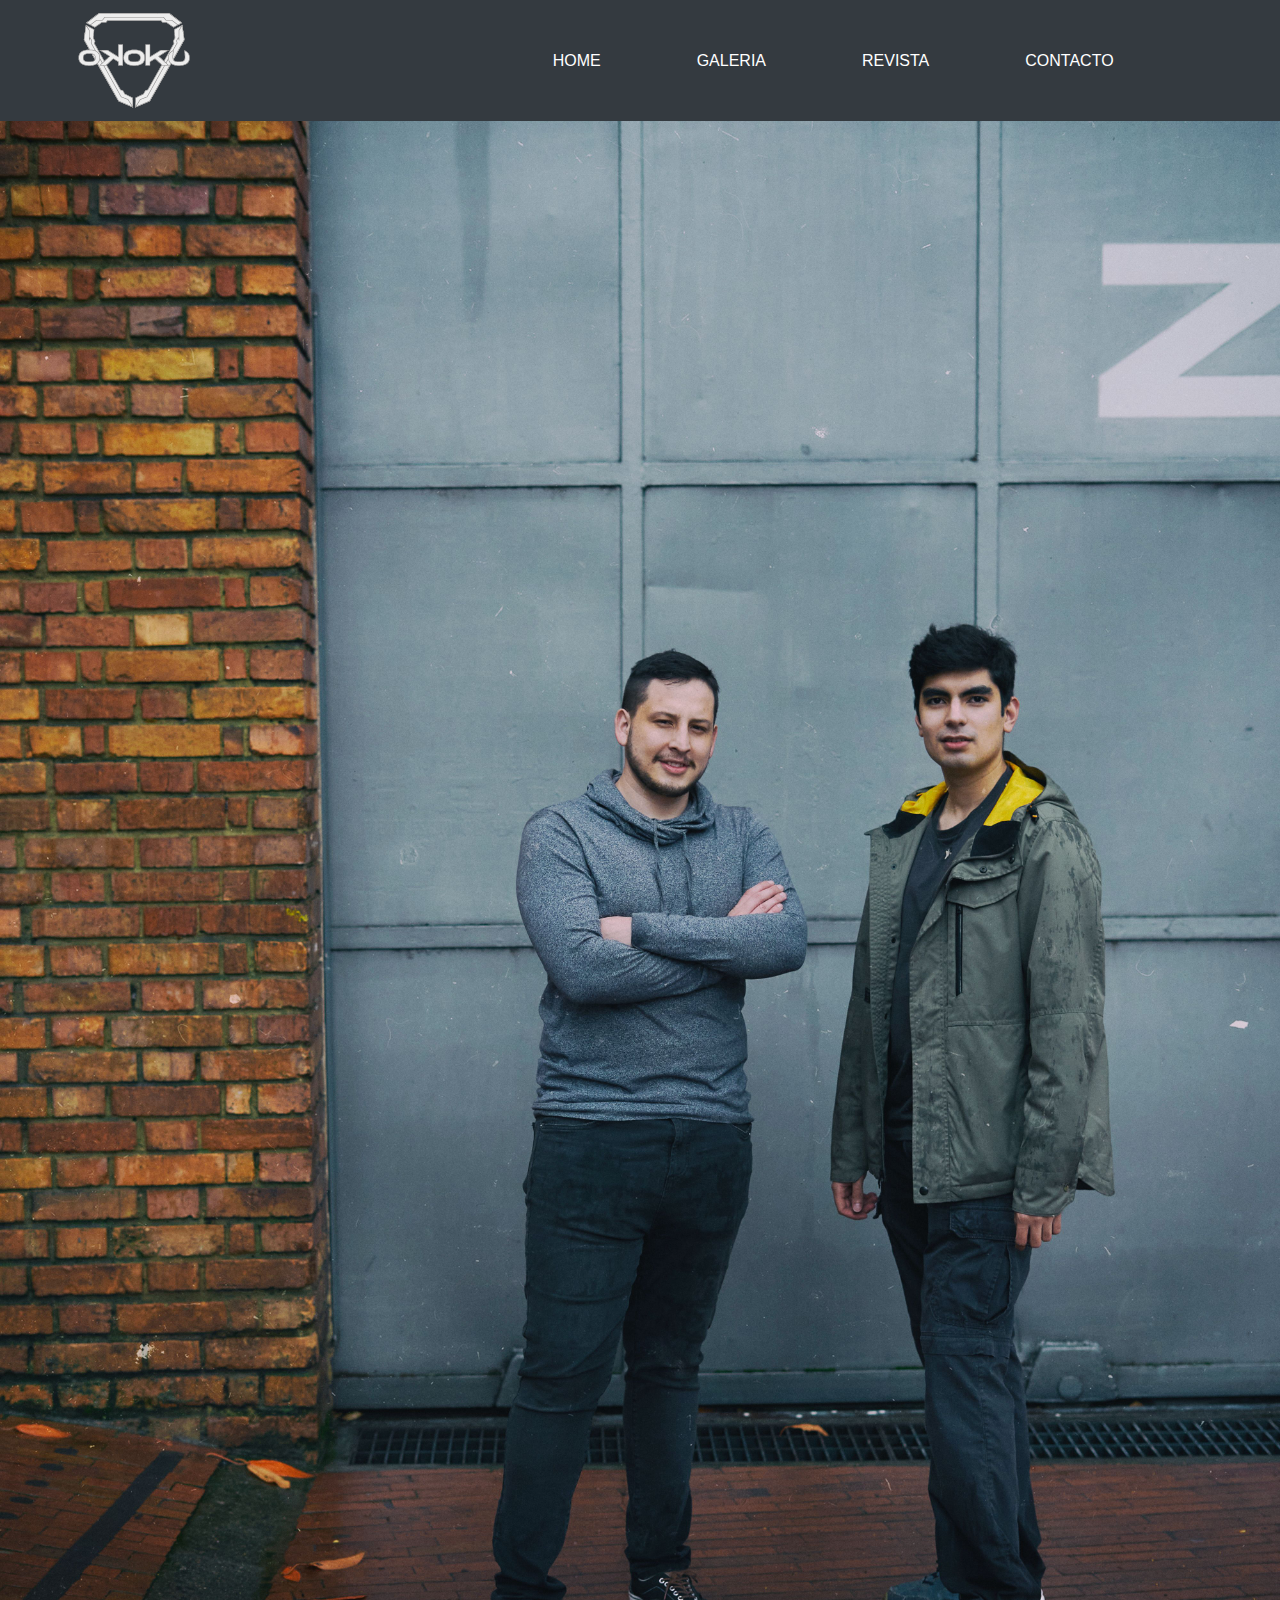
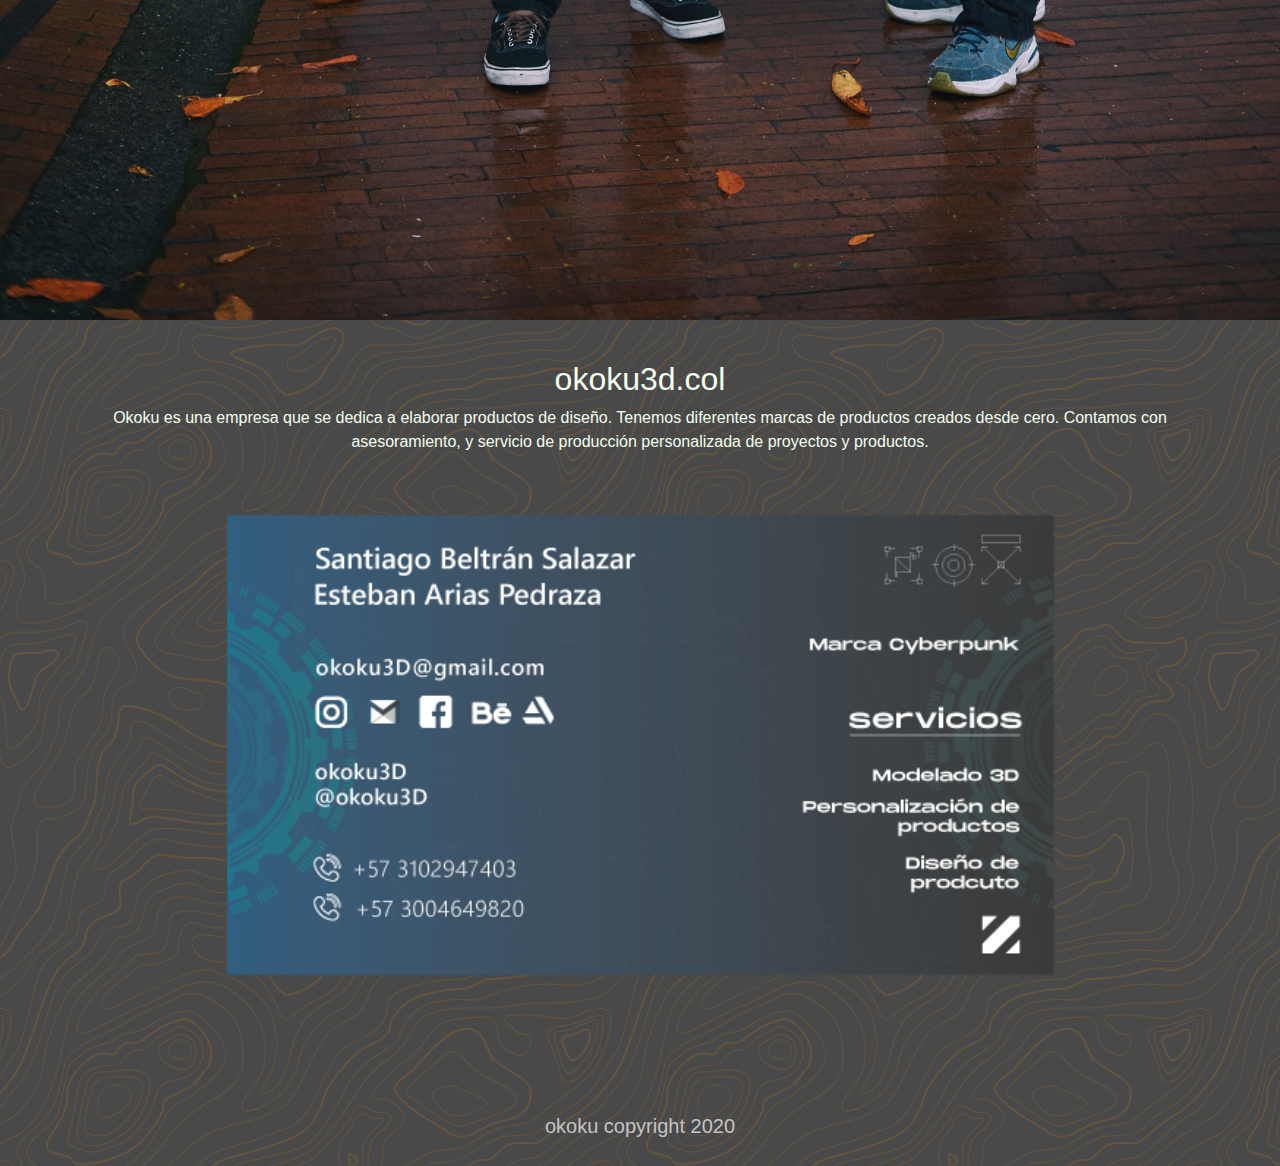
<file: contacto.html>
<!DOCTYPE html>
<html lang="en">
  <head>
    <meta charset="UTF-8" />
    <meta name="viewport" content="width=device-width, initial-scale=1.0" />
    <title>Okoku.co Contacto</title>
    <!-- FONT AWESOME -->
    <link
      rel="stylesheet"
      href="https://cdnjs.cloudflare.com/ajax/libs/font-awesome/5.15.1/css/all.min.css"
    />
    <!--FONT MONUMNET EXTENDED -->
    <link
      href="http://fonts.cdnfonts.com/css/monument-extended"
      rel="stylesheet"
    />
    <link
      rel="stylesheet"
      href="https://stackpath.bootstrapcdn.com/bootstrap/4.4.1/css/bootstrap.min.css"
      integrity="sha384-Vkoo8x4CGsO3+Hhxv8T/Q5PaXtkKtu6ug5TOeNV6gBiFeWPGFN9MuhOf23Q9Ifjh"
      crossorigin="anonymous"
    />
    <!-- CUSTOM CSS -->
    <link rel="stylesheet" href="styles.css" />
  </head>

  <body>
    <div class="container-fluid">
      <div class="row">
        <div class="col- contain">
          <img src="/img/DSC09980 1.jpg" alt="okoku picture" />
        </div>
      </div>
      <div class="row">
        <div class="col-12">
          <h2 class="text-center">okoku3d.col</h2>
          <p class="mx-5 my-auto text-center">
            Okoku es una empresa que se dedica a elaborar productos de diseño.
            Tenemos diferentes marcas de productos creados desde cero. Contamos
            con asesoramiento, y servicio de producción personalizada de
            proyectos y productos.
          </p>
        </div>
      </div>
    </div>

    <nav class="navbar fixed-top navbar-expand-lg navbar-dark bg-dark">
      <div class="container">
        <a class="navbar-brand mr-2 image-hover zoom-in-image" href=""
          ><img src="/img/loguito.png" alt="loguito"
        /></a>
        <button
          class="navbar-toggler"
          type="button"
          data-toggle="collapse"
          data-target="#navbarNav"
          aria-controls="navbarNav"
          aria-expanded="false"
          aria-label="Toggle navigation"
        >
          <span class="navbar-toggler-icon"></span>
        </button>
        <div class="collapse navbar-collapse" id="navbarNav">
          <ul class="navbar-nav ml-auto">
            <li class="nav-item">
              <a
                class="nav-link image-hover img-zoom-in text-uppercase"
                href="index.html"
                >Home</a
              >
            </li>
            <li class="nav-item">
              <a
                class="nav-link image-hover img-zoom-in text-uppercase"
                href="galeria.html"
                >Galeria</a
              >
            </li>
            <li class="nav-item">
              <a
                class="nav-link image-hover img-zoom-in text-uppercase"
                href="revista.html"
                >Revista</a
              >
            </li>
            <li class="nav-item">
              <a class="nav-link image-hover img-zoom-in text-uppercase" href=""
                >Contacto</a
              >
            </li>
          </ul>
        </div>
      </div>
    </nav>

    <div
    class="bg-image hover-overlay ripple shadow-1-strong rounded"
    data-mdb-ripple-color="light"
  >
    <img src="/img/chungada.png" class="w-100" />
    <a href="#!">
      <div class="mask" style="background-color: rgba(251, 251, 251, 0.2)"></div>
    </a>
  </div>

    <!-- FOOTER COPYRIGHT -->
    <footer class="footer">
      <h5>okoku copyright 2020</h5>
    </footer>

    <script
      src="https://code.jquery.com/jquery-3.4.1.slim.min.js"
      integrity="sha384-J6qa4849blE2+poT4WnyKhv5vZF5SrPo0iEjwBvKU7imGFAV0wwj1yYfoRSJoZ+n"
      crossorigin="anonymous"
    ></script>
    <script
      src="https://cdn.jsdelivr.net/npm/popper.js@1.16.0/dist/umd/popper.min.js"
      integrity="sha384-Q6E9RHvbIyZFJoft+2mJbHaEWldlvI9IOYy5n3zV9zzTtmI3UksdQRVvoxMfooAo"
      crossorigin="anonymous"
    ></script>
    <script
      src="https://stackpath.bootstrapcdn.com/bootstrap/4.4.1/js/bootstrap.min.js"
      integrity="sha384-wfSDF2E50Y2D1uUdj0O3uMBJnjuUD4Ih7YwaYd1iqfktj0Uod8GCExl3Og8ifwB6"
      crossorigin="anonymous"
    ></script>
  </body>
</html>
</file>
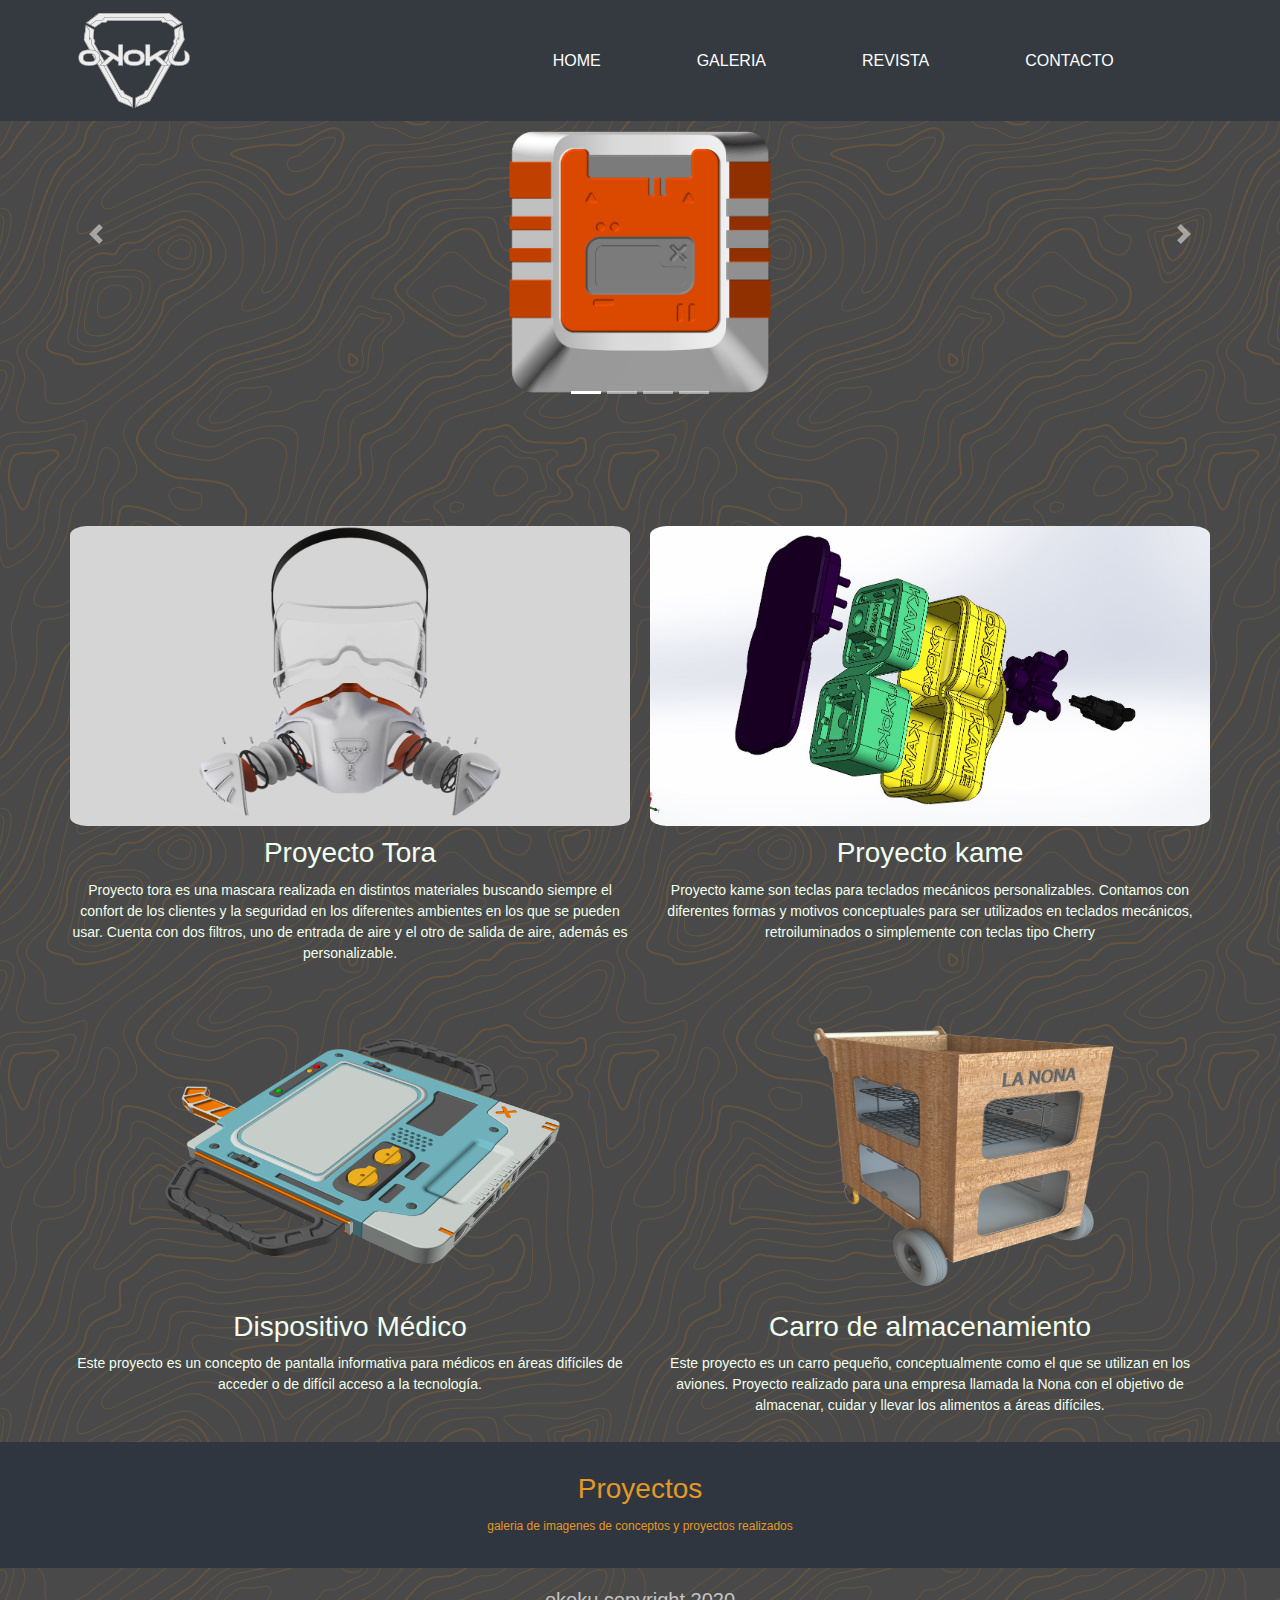
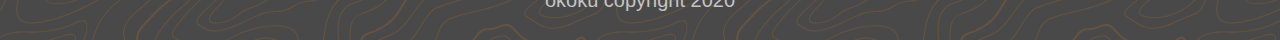
<file: galeria.html>
<!DOCTYPE html>
<html lang="en">
  <head>
    <link rel="shortcut icon" href="/images/ONDICONOSimple.png" />
    <!-- FONT AWESOME -->
    <link
      rel="stylesheet"
      href="https://cdnjs.cloudflare.com/ajax/libs/font-awesome/5.15.1/css/all.min.css"
    />
    <!--FONT MONUMNET EXTENDED -->
    <link
      href="http://fonts.cdnfonts.com/css/monument-extended"
      rel="stylesheet"
    />
    <link
      rel="stylesheet"
      href="https://stackpath.bootstrapcdn.com/bootstrap/4.4.1/css/bootstrap.min.css"
      integrity="sha384-Vkoo8x4CGsO3+Hhxv8T/Q5PaXtkKtu6ug5TOeNV6gBiFeWPGFN9MuhOf23Q9Ifjh"
      crossorigin="anonymous"
    />

    <meta charset="UTF-8" />
    <meta name="viewport" content="width=device-width, initial-scale=1.0" />
    <title>okoku.co Galeria</title>

    <link
      rel="stylesheet"
      href="https://stackpath.bootstrapcdn.com/bootstrap/4.4.1/css/bootstrap.min.css"
      integrity="sha384-Vkoo8x4CGsO3+Hhxv8T/Q5PaXtkKtu6ug5TOeNV6gBiFeWPGFN9MuhOf23Q9Ifjh"
      crossorigin="anonymous"
    />

    <!-- CUSTOM CSS -->
    <link rel="stylesheet" href="styles.css" />
  </head>
  <body>
    <!-- NAV BAR -->

    <nav class="navbar fixed-top navbar-expand-lg navbar-dark bg-dark m">
      <div class="container">
        <a class="navbar-brand mr-2 image-hover zoom-in-image" href=""
          ><img src="/img/loguito.png" alt="loguito"
        /></a>
        <button
          class="navbar-toggler"
          type="button"
          data-toggle="collapse"
          data-target="#navbarNav"
          aria-controls="navbarNav"
          aria-expanded="false"
          aria-label="Toggle navigation"
        >
          <span class="navbar-toggler-icon"></span>
        </button>
        <div class="collapse navbar-collapse" id="navbarNav">
          <ul class="navbar-nav ml-auto">
            <li class="nav-item">
              <a
                class="nav-link image-hover img-zoom-in text-uppercase"
                href="index.html"
                >Home</a
              >
            </li>
            <li class="nav-item">
              <a class="nav-link image-hover img-zoom-in text-uppercase" href=""
                >Galeria</a
              >
            </li>
            <li class="nav-item">
              <a
                class="nav-link image-hover img-zoom-in text-uppercase"
                href="revista.html"
                >Revista</a
              >
            </li>
            <li class="nav-item">
              <a
                class="nav-link image-hover img-zoom-in text-uppercase"
                href="contacto.html"
                >Contacto</a
              >
            </li>
          </ul>
        </div>
      </div>
    </nav>

    <!-- CAROUSEL -->

    <div
      id="carouselExampleIndicators"
      style="height: auto; width: auto;"
      class="carousel slide mt-5 pt-5"
      data-ride="carousel"
    >
      <ol class="carousel-indicators">
        <li
          data-target="#carouselExampleIndicators"
          data-slide-to="0"
          class="active"
        ></li>
        <li data-target="#carouselExampleIndicators" data-slide-to="1"></li>
        <li data-target="#carouselExampleIndicators" data-slide-to="2"></li>
        <li data-target="#carouselExampleIndicators" data-slide-to="3"></li>
      </ol>
      <div class="carousel-inner">
        <div class="carousel-item active mt-3 mb-2">
          <img
            class="d-block mx-auto my-auto"
            height="300px"
            width="300px"
            src="/img/Tecla casete2_bkgnd.png"
            alt="First slide"
          />
        </div>
        <div class="carousel-item mt-3">
          <img
            class="d-block mx-auto my-auto"
            height="300px"
            width="400px"
            src="/img/carro1.png"
            alt="Second slide"
          />
        </div>
        <div class="carousel-item mt-3 my-auto">
          <img
            class="d-block mx-auto my-auto"
            height="300px"
            width="350px"
            src="/img/modelo medico_bkgnd.png"
            alt="Third slide"
          />
        </div>
        \
        <div class="carousel-item mt-5 my-auto">
          <img
            class="d-block mx-auto my-auto"
            height="300px"
            width="450px"
            src="/img/explosinado_1.png"
            alt="Third slide"
          />
        </div>
      </div>
      <a
        class="carousel-control-prev"
        href="#carouselExampleIndicators"
        role="button"
        data-slide="prev"
      >
        <span class="carousel-control-prev-icon" aria-hidden="true"></span>
        <span class="sr-only">Previous</span>
      </a>
      <a
        class="carousel-control-next"
        href="#carouselExampleIndicators"
        role="button"
        data-slide="next"
      >
        <span class="carousel-control-next-icon" aria-hidden="true"></span>
        <span class="sr-only">Next</span>
      </a>
    </div>

    <!-- CARDS -->
    <div class="container mt-5 pt-5">
      <div class="news-card">
        <div>
          <img src="/img/explosinado_1.3.png" alt="imagen mascara" />
          <h3>Proyecto Tora</h3>
          <p>Proyecto tora es una mascara realizada en distintos materiales buscando siempre el confort de los clientes y la seguridad en los diferentes ambientes en los que se pueden usar. Cuenta con dos filtros, uno de entrada de aire y el otro de salida de aire, además es personalizable. 
          </p>
        </div>
        <div>
          <img src="/img/moldes keycap.jpg" alt="moldes keycap" />
          <h3>Proyecto kame</h3>
          <p>Proyecto kame son teclas para teclados mecánicos personalizables. Contamos con diferentes formas y motivos conceptuales para ser utilizados en teclados mecánicos, retroiluminados o simplemente con teclas tipo Cherry
          </p>
        </div>
        <div>
          <img src="/img/modelo medico_bkgnd.png" alt="moldes keycap" />
          <h3>Dispositivo Médico</h3>
          <p>Este proyecto es un concepto de pantalla informativa para médicos en áreas difíciles de acceder o de difícil acceso a la tecnología. 
          </p>
        </div>
        <div>
          <img src="/img/carro1.png" alt="moldes keycap" />
          <h3>Carro de almacenamiento</h3>
          <p>Este proyecto es un carro pequeño, conceptualmente como el que se utilizan en los aviones. Proyecto realizado para una empresa llamada la Nona con el objetivo de almacenar, cuidar y llevar los alimentos a áreas difíciles. 
          </p>
        </div>
      </div>
    </div>

    <!-- FOOTER TEXT -->
    <div class="container"></div>
    <div class="footer-text">
      <div class="footer-container show">
        <h3>Proyectos</h3>
        <p>galeria de imagenes de conceptos y proyectos realizados</p>
      </div>
    </div>

    <!-- FOOTER COPYRIGHT -->
    <footer class="footer">
      <h5>okoku copyright 2020</h5>
    </footer>

    <script
      src="https://code.jquery.com/jquery-3.4.1.slim.min.js"
      integrity="sha384-J6qa4849blE2+poT4WnyKhv5vZF5SrPo0iEjwBvKU7imGFAV0wwj1yYfoRSJoZ+n"
      crossorigin="anonymous"
    ></script>
    <script
      src="https://cdn.jsdelivr.net/npm/popper.js@1.16.0/dist/umd/popper.min.js"
      integrity="sha384-Q6E9RHvbIyZFJoft+2mJbHaEWldlvI9IOYy5n3zV9zzTtmI3UksdQRVvoxMfooAo"
      crossorigin="anonymous"
    ></script>
    <script
      src="https://stackpath.bootstrapcdn.com/bootstrap/4.4.1/js/bootstrap.min.js"
      integrity="sha384-wfSDF2E50Y2D1uUdj0O3uMBJnjuUD4Ih7YwaYd1iqfktj0Uod8GCExl3Og8ifwB6"
      crossorigin="anonymous"
    ></script>
  </body>
</html>
</file>
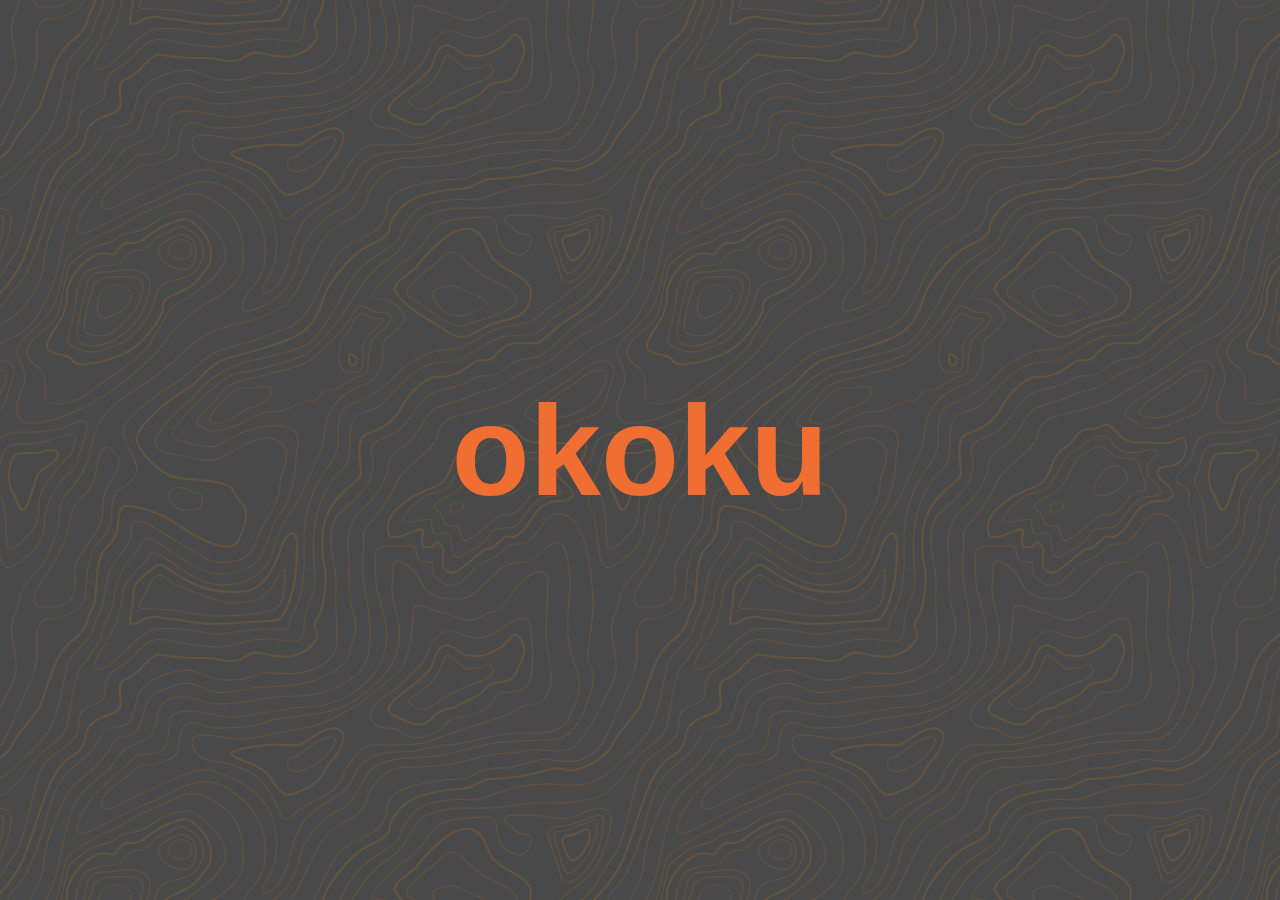
<file: pre-index.html>
<!DOCTYPE html>
<html lang="en">
<head>
    <meta charset="UTF-8">
    <meta name="viewport" content="width=device-width, initial-scale=1.0">
    <title>okoku.co</title>
    <link rel="stylesheet" href="styless.css">

    <!--FONT MONUMNET EXTENDED -->
    <link href="http://fonts.cdnfonts.com/css/monument-extended" rel="stylesheet">
    
</head>
<body>

    <a href="index.html">
        <h1>okoku</h1>
    </a>



</body>
</html>
</file>
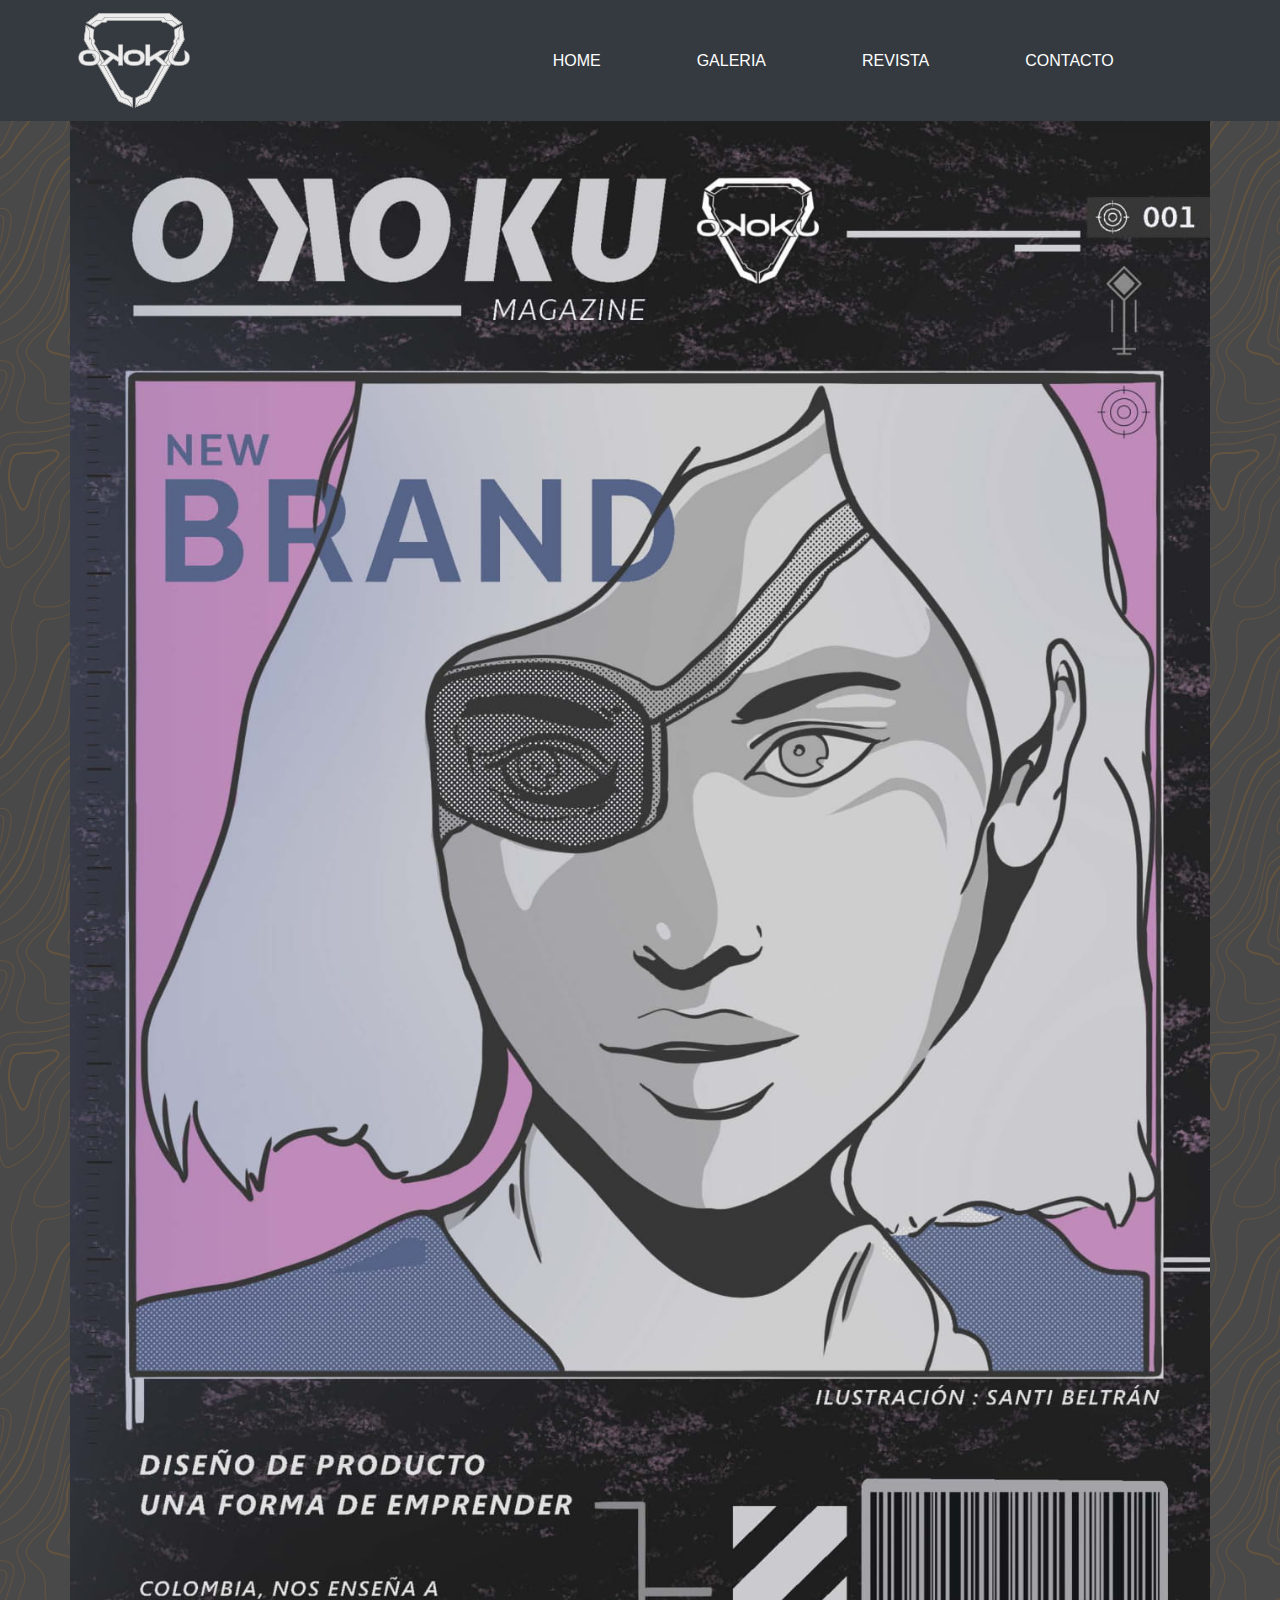
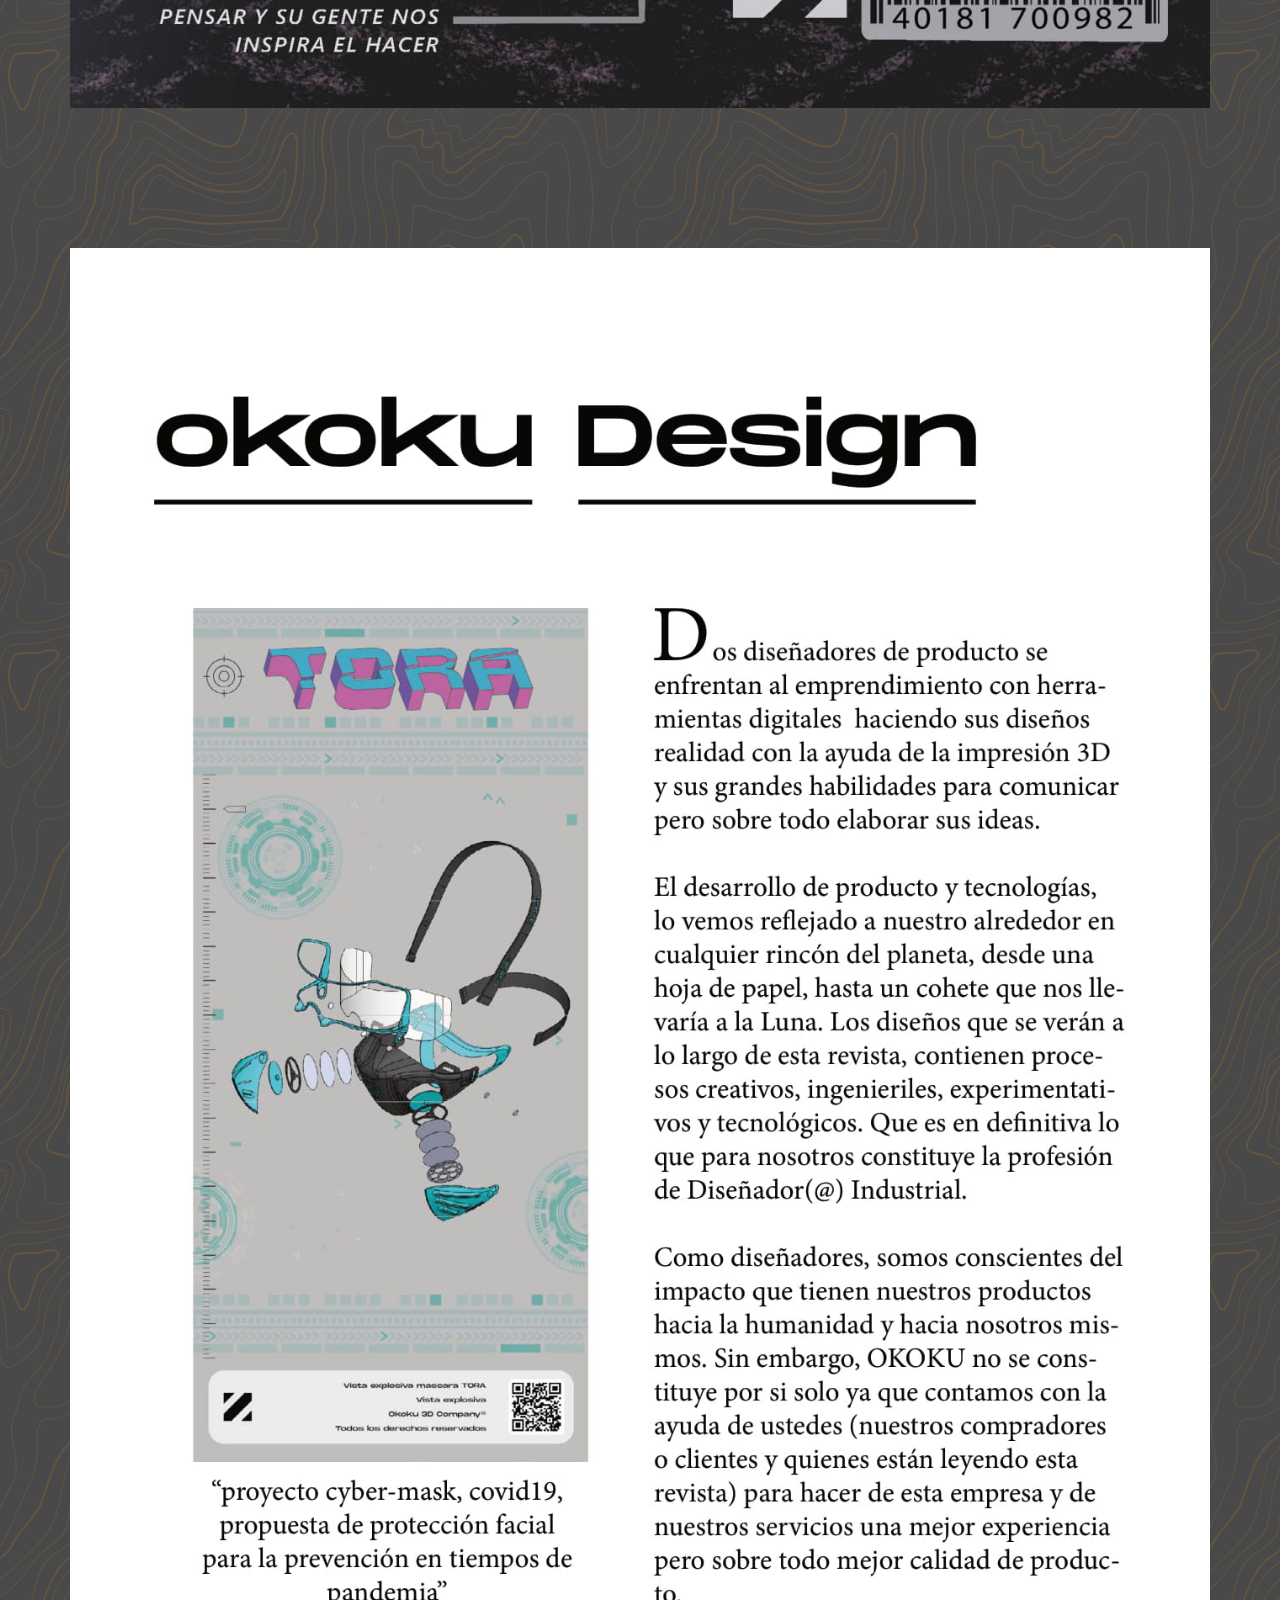
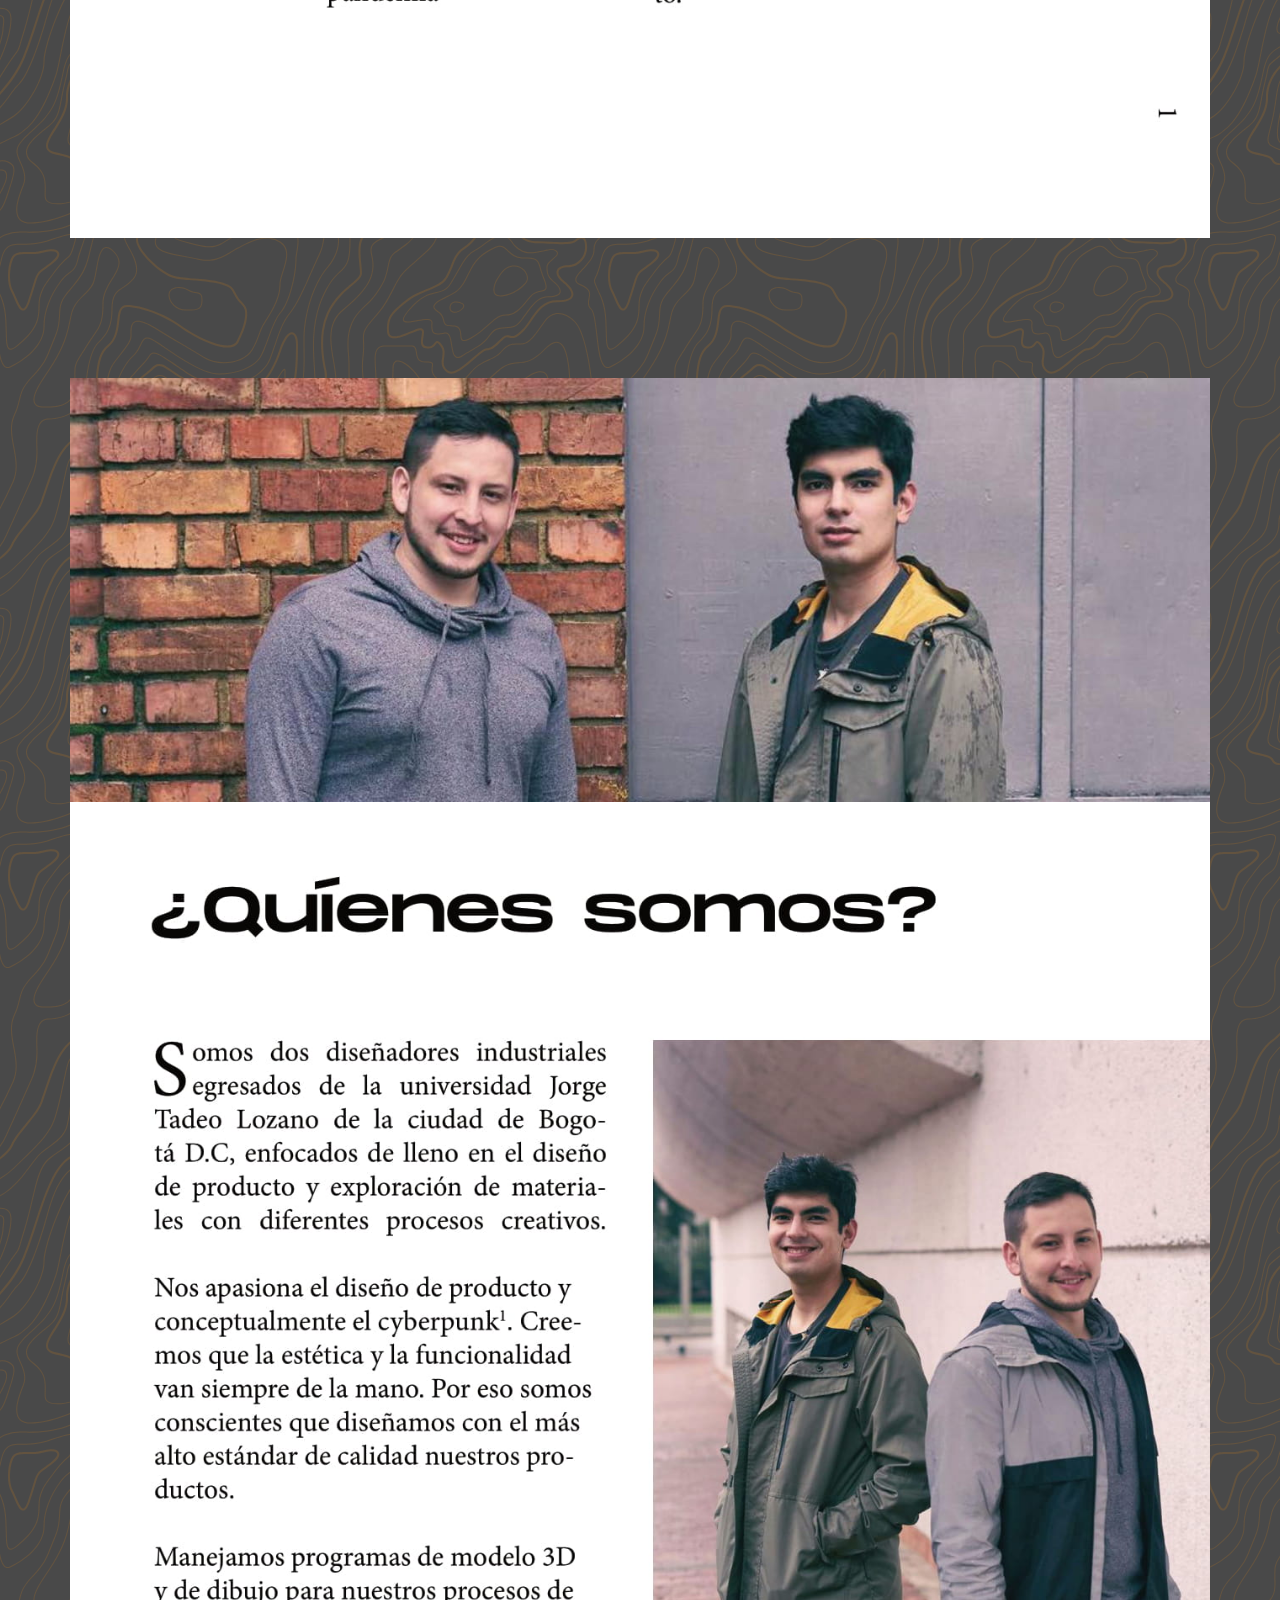
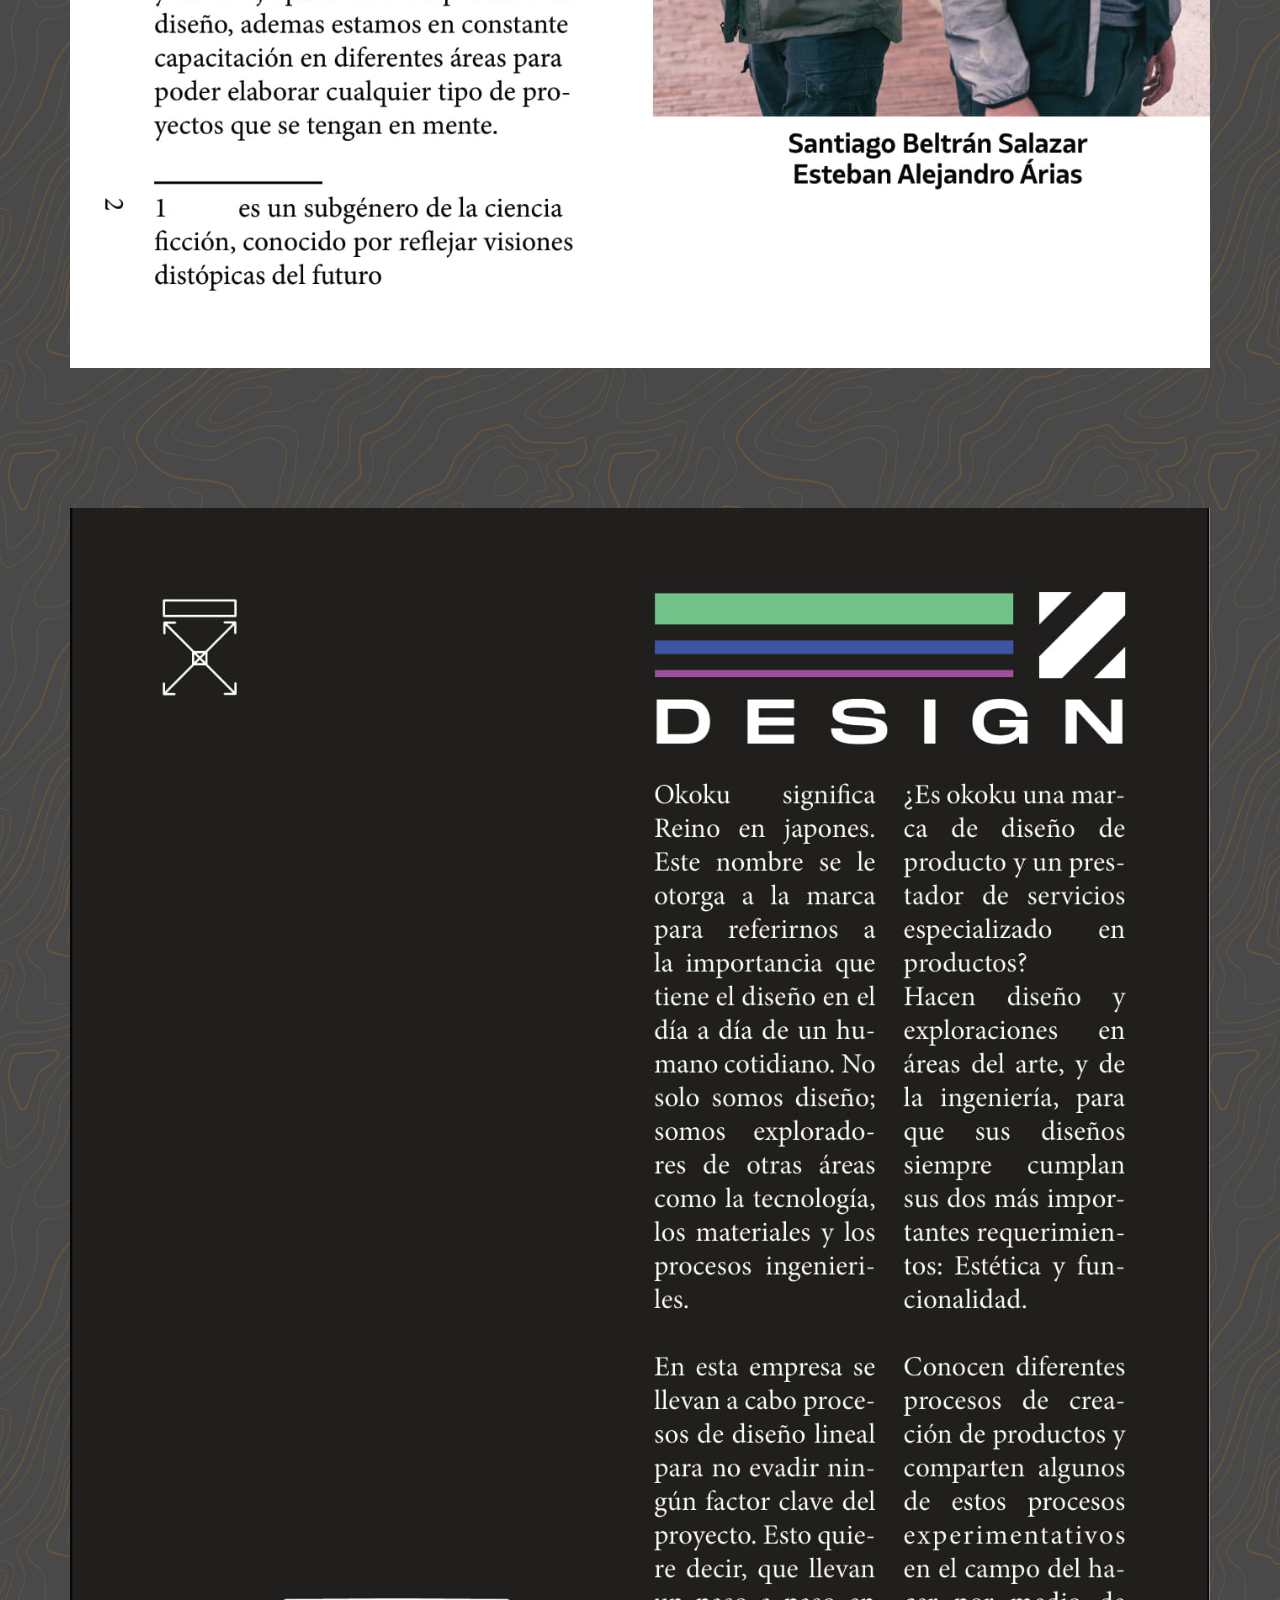
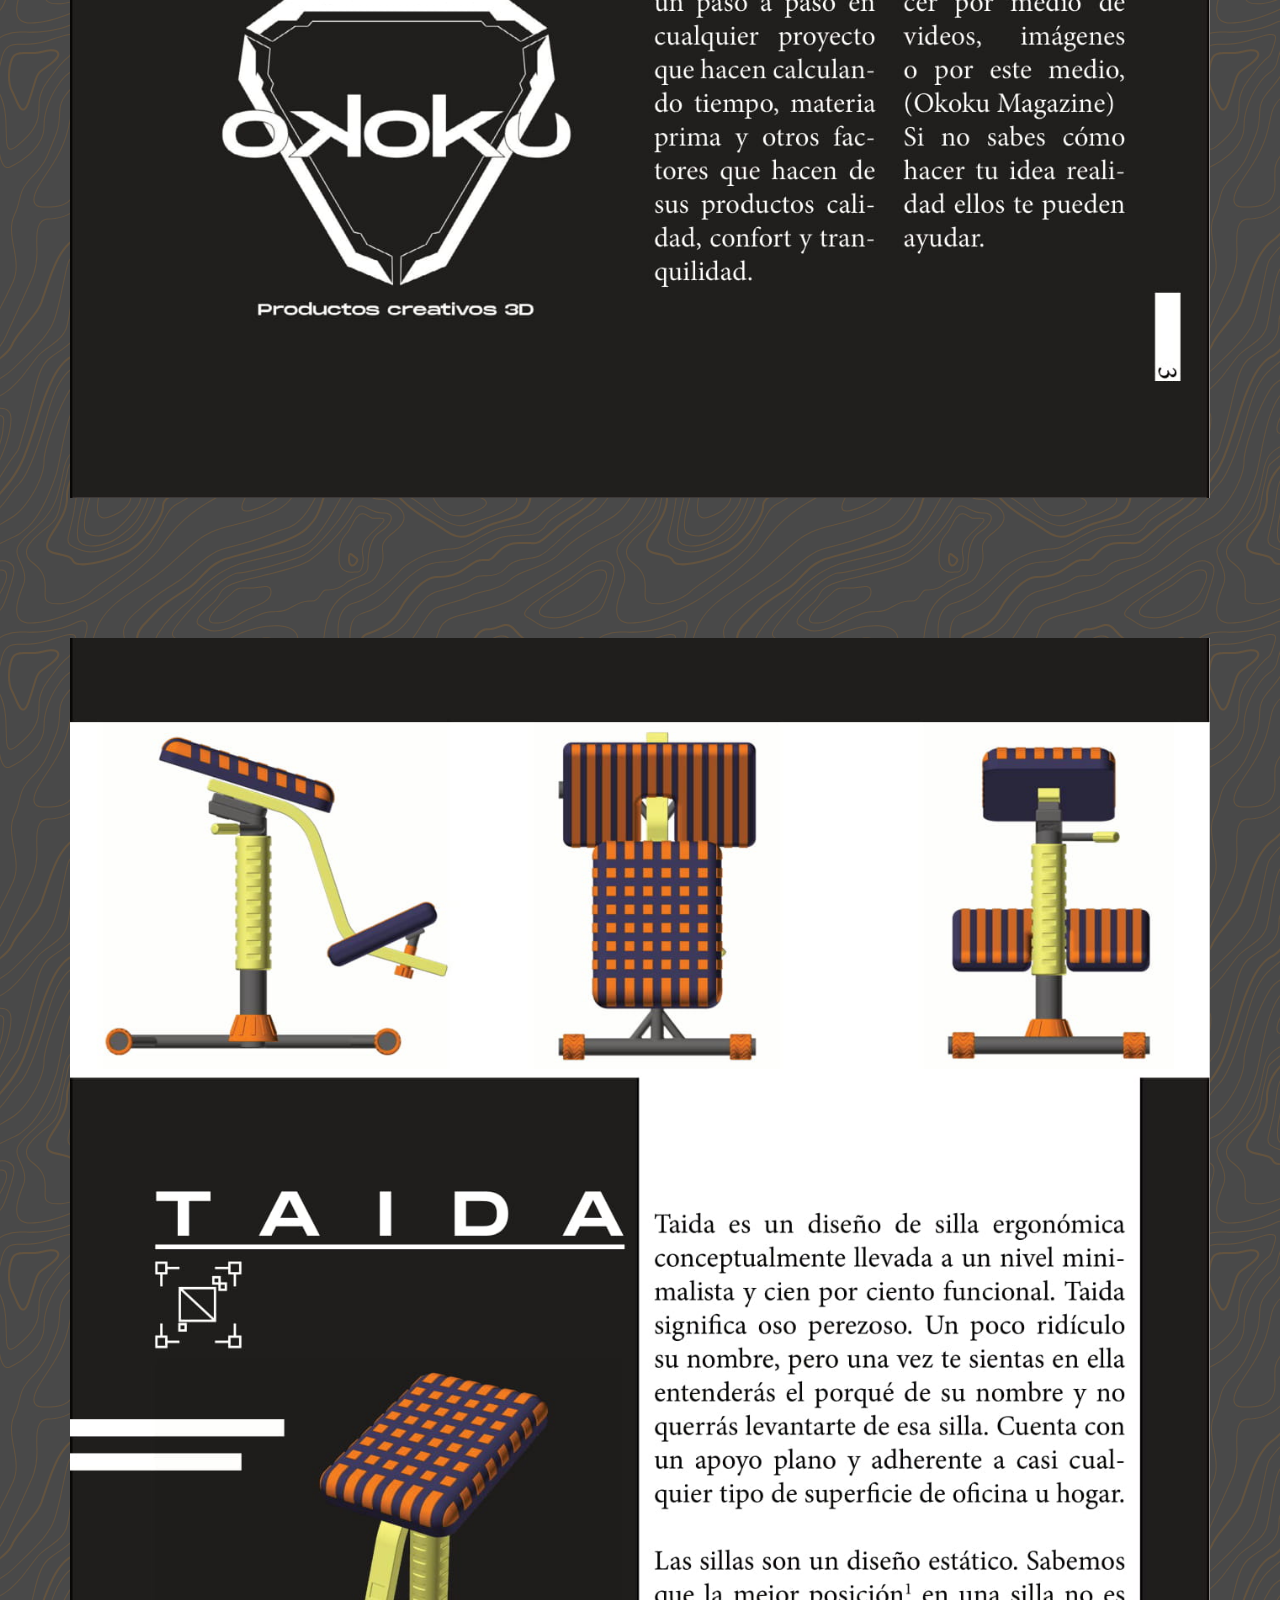
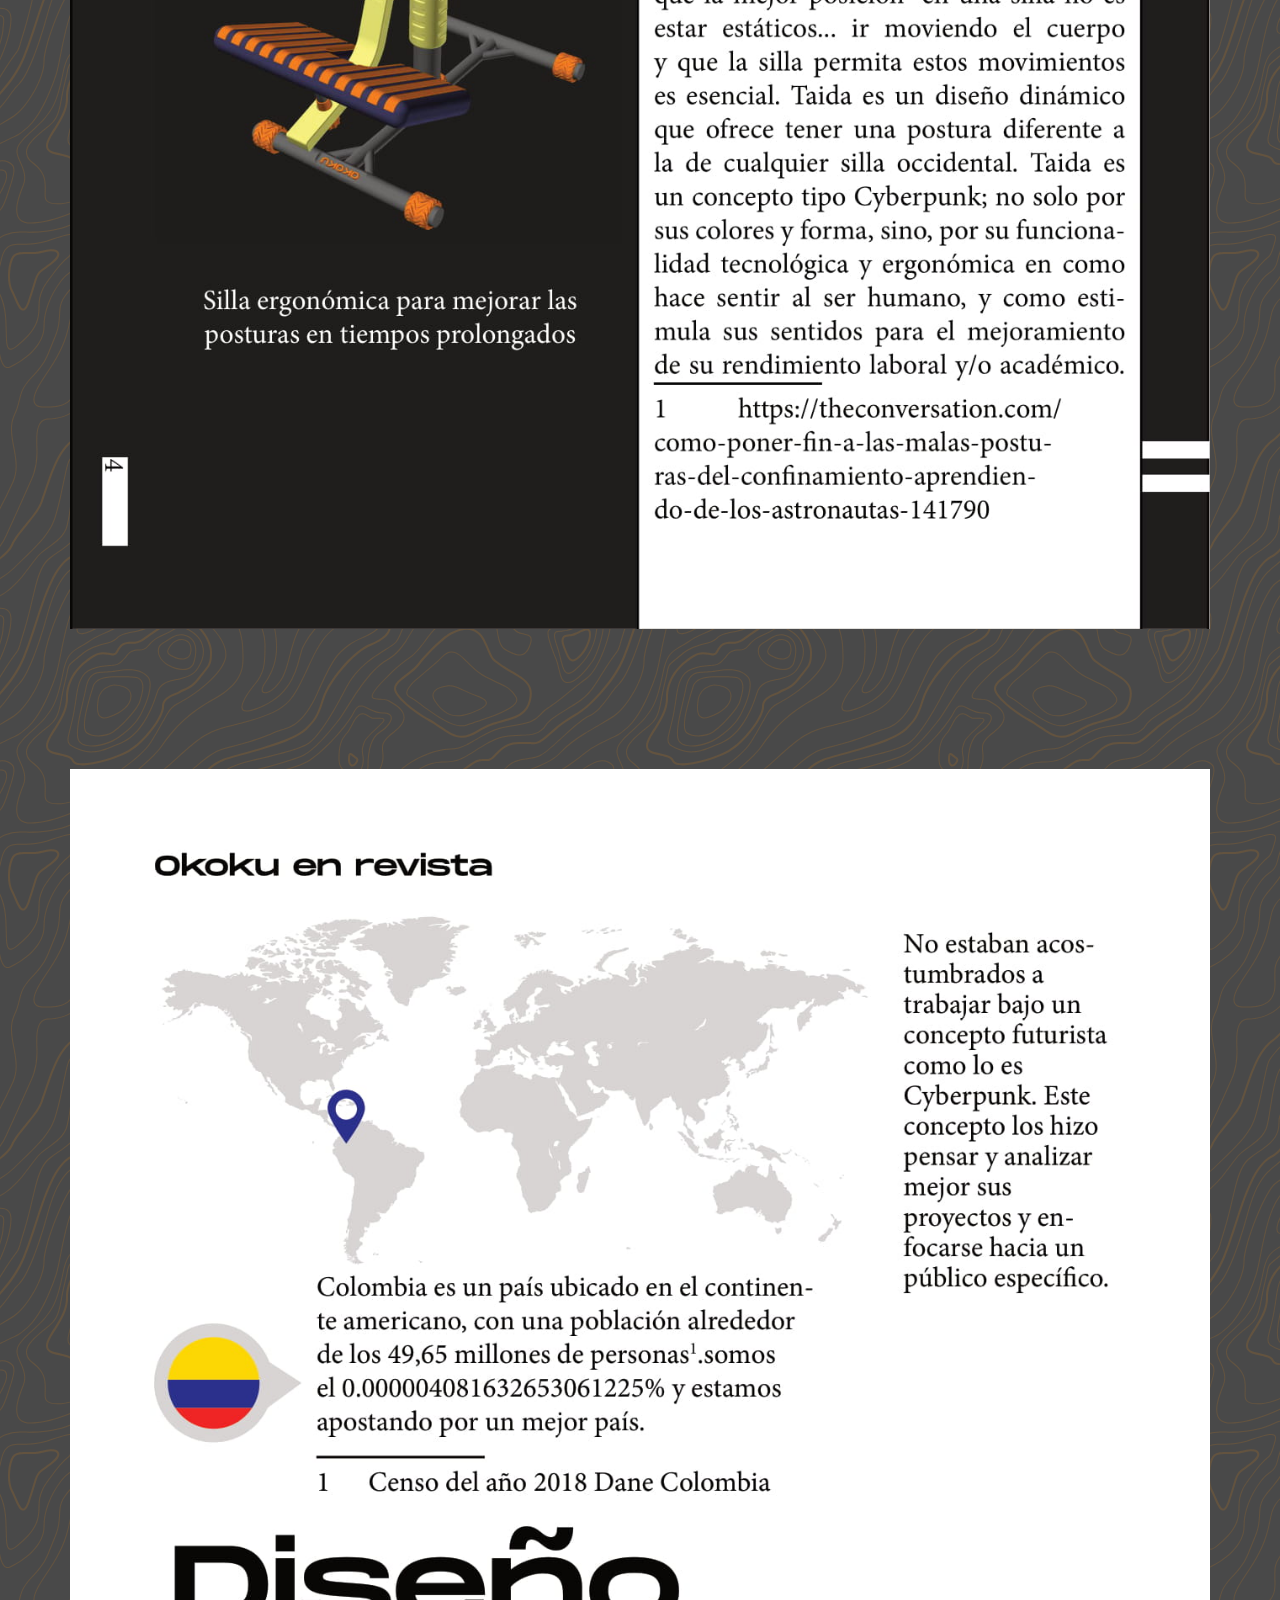
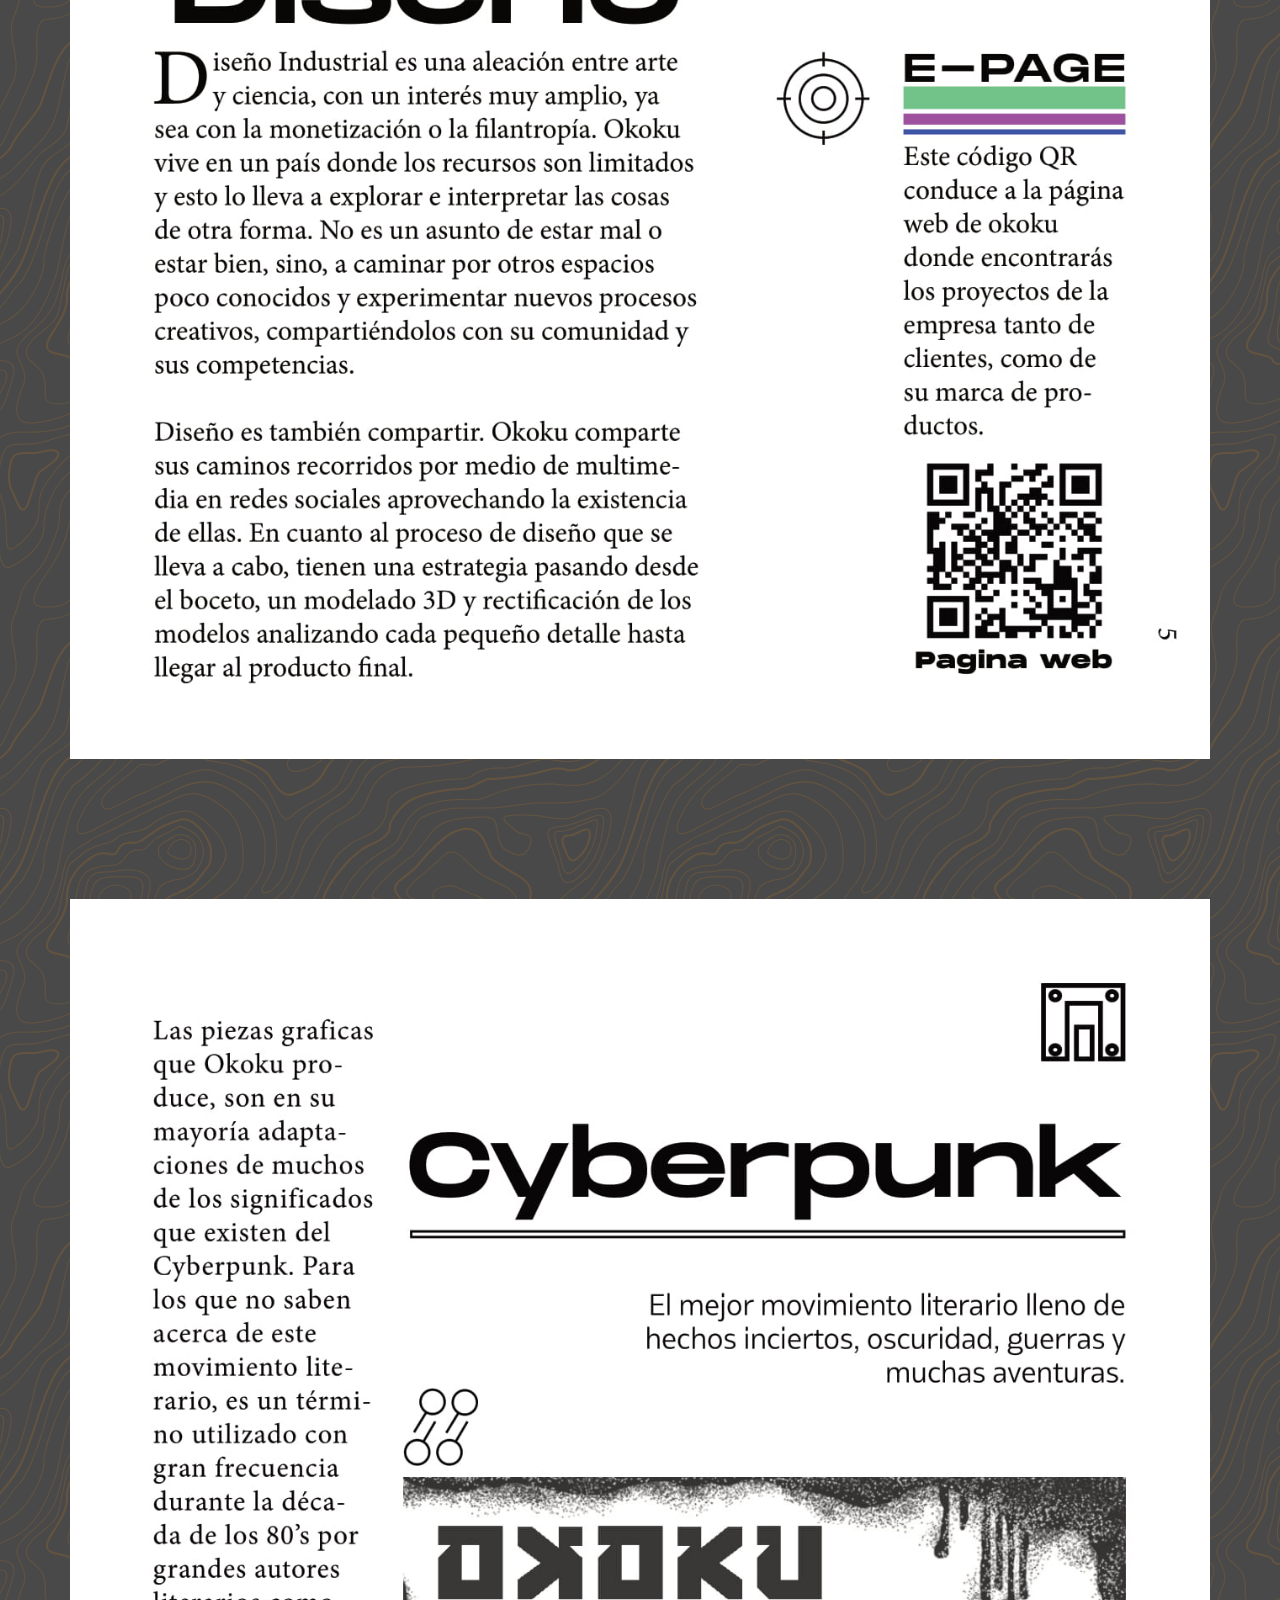
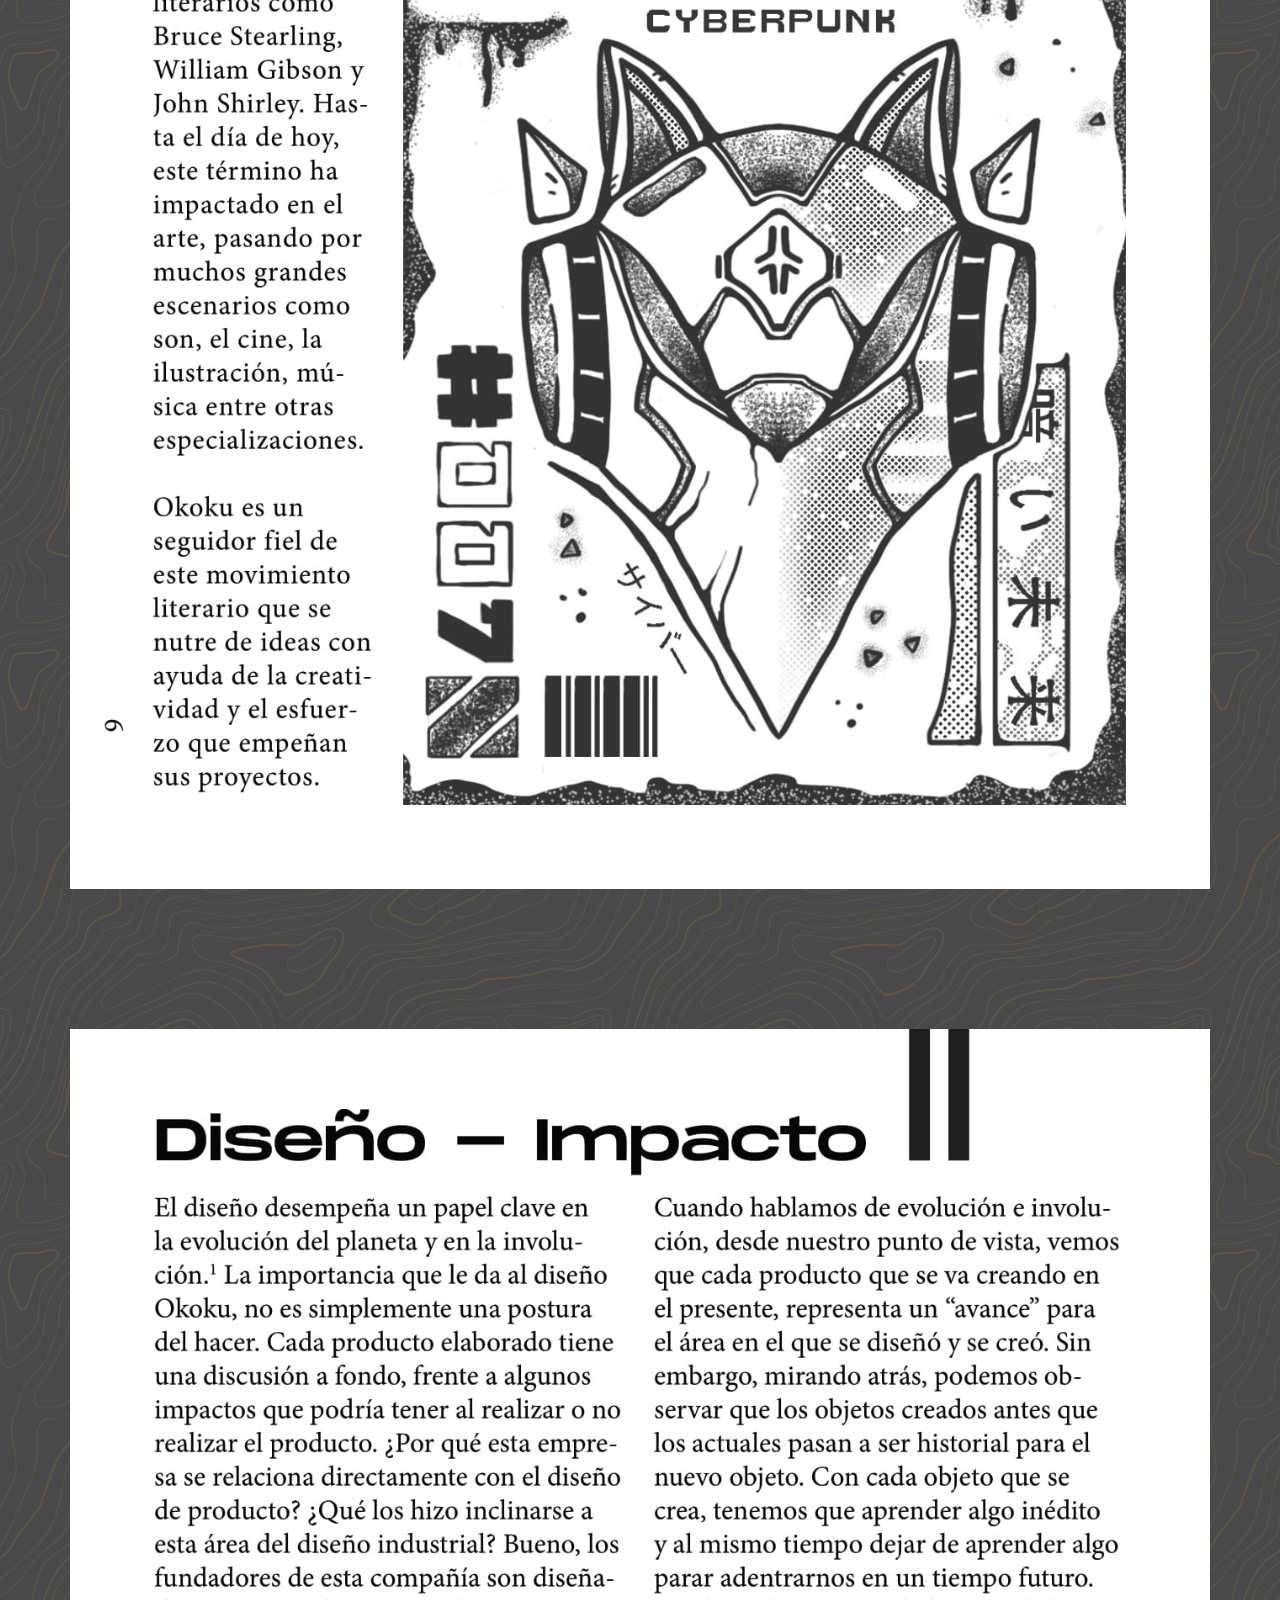
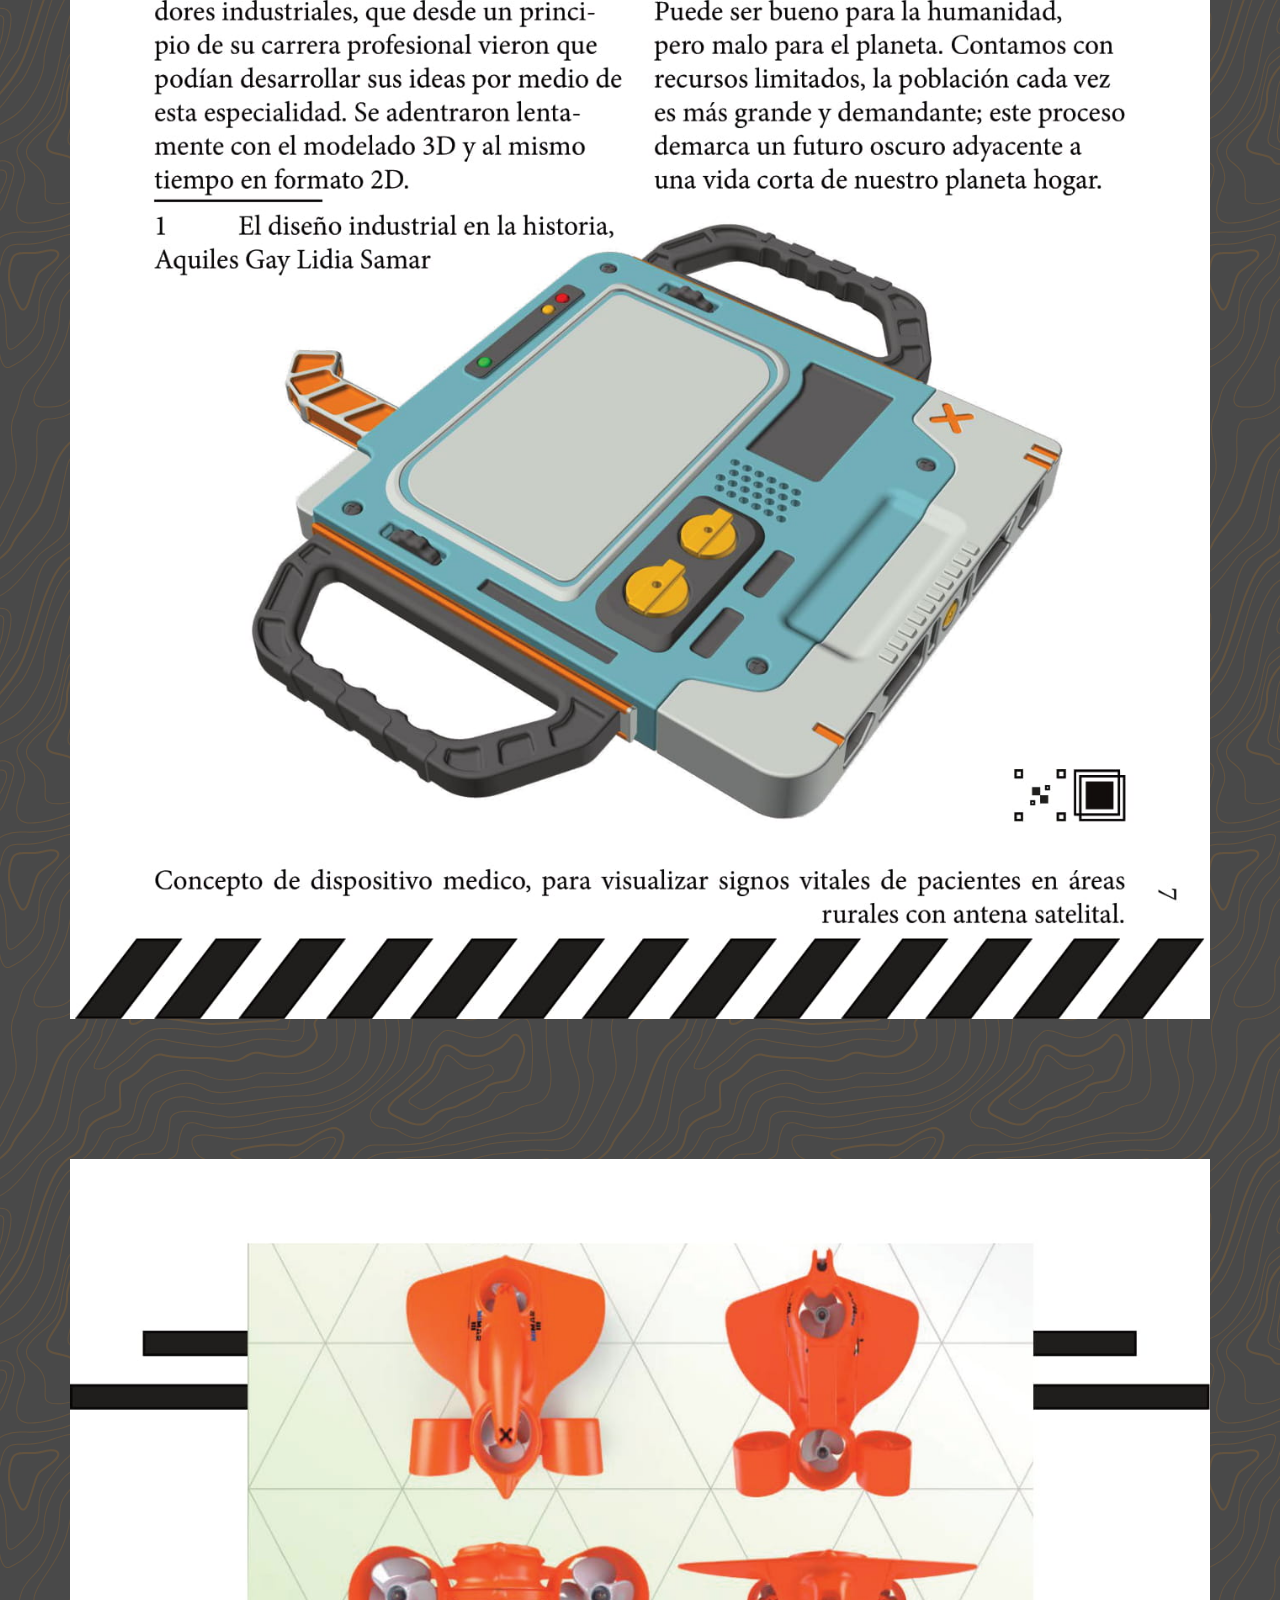
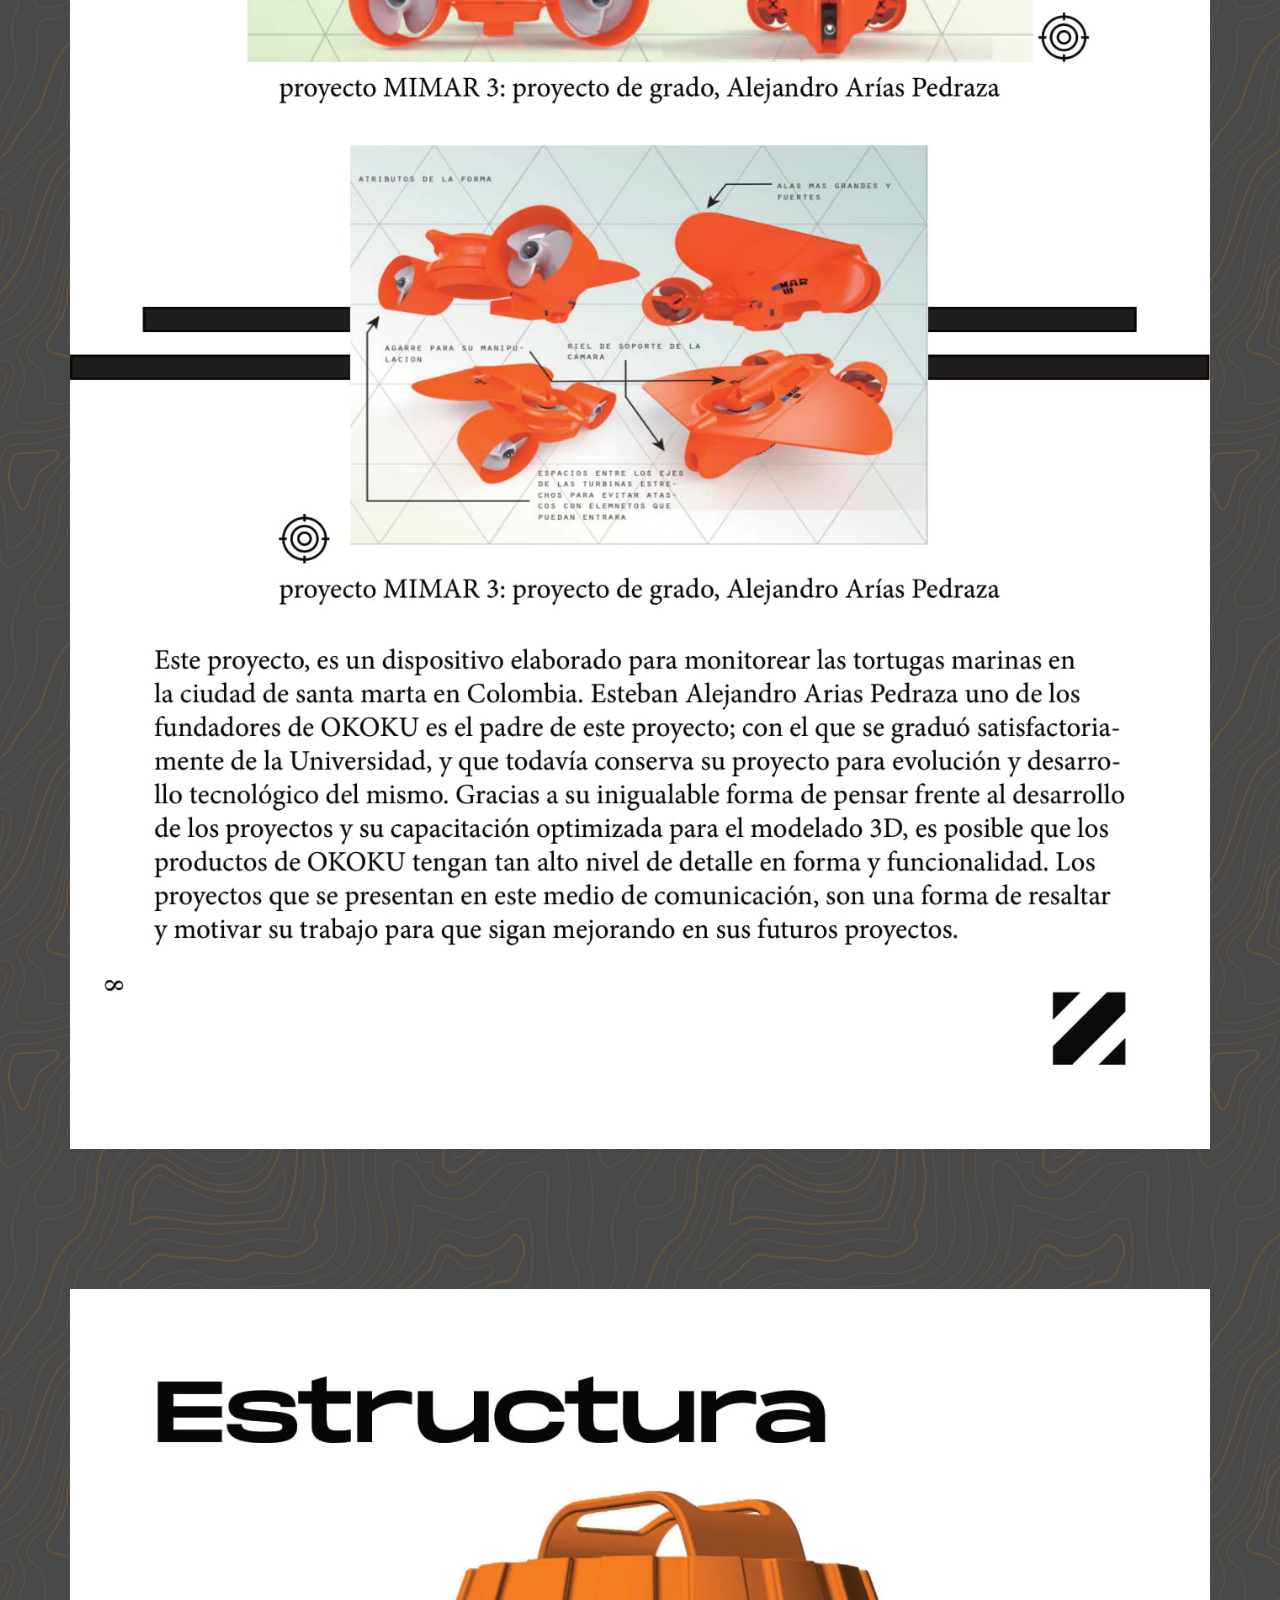
<file: revista.html>
<!DOCTYPE html>
<html lang="en">

<head>
    <link rel="shortcut icon" href="/images/ONDICONOSimple.png" />
  <!-- FONT AWESOME -->
  <link rel="stylesheet" href="https://cdnjs.cloudflare.com/ajax/libs/font-awesome/5.15.1/css/all.min.css">
  <!--FONT MONUMNET EXTENDED -->
  <link href="http://fonts.cdnfonts.com/css/monument-extended" rel="stylesheet">
  <link rel="stylesheet" href="https://stackpath.bootstrapcdn.com/bootstrap/4.4.1/css/bootstrap.min.css" integrity="sha384-Vkoo8x4CGsO3+Hhxv8T/Q5PaXtkKtu6ug5TOeNV6gBiFeWPGFN9MuhOf23Q9Ifjh" crossorigin="anonymous">

    <meta charset="UTF-8">
    <meta name="viewport" content="width=device-width, initial-scale=1.0">
    <title>okoku.co Revista</title>

    <link rel="stylesheet" href="https://stackpath.bootstrapcdn.com/bootstrap/4.4.1/css/bootstrap.min.css" integrity="sha384-Vkoo8x4CGsO3+Hhxv8T/Q5PaXtkKtu6ug5TOeNV6gBiFeWPGFN9MuhOf23Q9Ifjh" crossorigin="anonymous">

         <!-- CUSTOM CSS -->
    <link rel="stylesheet" href="styles.css">

    
</head>

<body>

    <!-- NAV BAR -->
    
    <nav  class="navbar fixed-top navbar-expand-lg navbar-dark bg-dark">
      <div class="container">
       <a class="navbar-brand mr-2 image-hover  zoom-in-image" href=""><img src="/img/loguito.png" alt="loguito"></a>
       <button class="navbar-toggler" type="button" data-toggle="collapse" data-target="#navbarNav" aria-controls="navbarNav" aria-expanded="false" aria-label="Toggle navigation">
         <span class="navbar-toggler-icon"></span>
       </button>
       <div class="collapse navbar-collapse" id="navbarNav">
         <ul class="navbar-nav ml-auto">
           <li class="nav-item ">
             <a class="nav-link image-hover img-zoom-in text-uppercase" href="index.html">Home</a>
           </li>
           <li class="nav-item ">
             <a class="nav-link image-hover img-zoom-in text-uppercase" href="galeria.html">Galeria</a>
           </li>
           <li class="nav-item">
             <a class="nav-link image-hover img-zoom-in text-uppercase" href="">Revista</a>
           </li>
           <li class="nav-item">
             <a class="nav-link image-hover img-zoom-in text-uppercase" href="contacto.html">Contacto</a>
           </li>          
         </ul>
       </div>
      </div>
     </nav>

<!-- IMAGES -->

<div class="containep py-2 px-auto">
  <div class="row">
      <div class="col-sm-12">
          <img src="/img/revista online-01.jpg" class="img-fluid d-block rounded">
      </div>           
      <div class="col-sm-12">
        <img src="/img/revista online-02.jpg" class="img-fluid d-block rounded">
    </div>
    <div class="col-sm-12">
      <img src="/img/revista online-03.jpg" class="img-fluid d-block rounded">
  </div>   
  <div class="col-sm-12">
    <img src="/img/revista online-04.jpg" class="img-fluid d-block rounded">
</div>   
<div class="col-sm-12">
  <img src="/img/revista online-05.jpg" class="img-fluid d-block rounded">
</div>   
<div class="col-sm-12">
  <img src="/img/revista online-06.jpg" class="img-fluid d-block rounded">
</div>   
<div class="col-sm-12">
  <img src="/img/revista online-07.jpg" class="img-fluid d-block rounded">
</div>   
<div class="col-sm-12">
  <img src="/img/revista online-08.jpg" class="img-fluid d-block rounded">
</div>   
<div class="col-sm-12">
  <img src="/img/revista online-09.jpg" class="img-fluid d-block rounded">
</div>   
<div class="col-sm-12">
  <img src="/img/revista online-10.jpg" class="img-fluid d-block rounded">
</div>   
<div class="col-sm-12">
  <img src="/img/revista online-11.jpg" class="img-fluid d-block rounded">
</div>   
<div class="col-sm-12">
  <img src="/img/revista online-12.jpg" class="img-fluid d-block rounded">
</div>   
<div class="col-sm-12">
  <img src="/img/revista online-13.jpg" class="img-fluid d-block rounded">
</div>   
<div class="col-sm-12">
  <img src="/img/revista online-14.jpg" class="img-fluid d-block rounded">
</div>   
<div class="col-sm-12">
  <img src="/img/revista online-15.jpg" class="img-fluid d-block rounded">
</div>   
<div class="col-sm-12">
  <img src="/img/revista online-16.jpg" class="img-fluid d-block rounded">
</div>         
  </div>
</div>

     <script src="https://code.jquery.com/jquery-3.4.1.slim.min.js" integrity="sha384-J6qa4849blE2+poT4WnyKhv5vZF5SrPo0iEjwBvKU7imGFAV0wwj1yYfoRSJoZ+n" crossorigin="anonymous"></script>
     <script src="https://cdn.jsdelivr.net/npm/popper.js@1.16.0/dist/umd/popper.min.js" integrity="sha384-Q6E9RHvbIyZFJoft+2mJbHaEWldlvI9IOYy5n3zV9zzTtmI3UksdQRVvoxMfooAo" crossorigin="anonymous"></script>
     <script src="https://stackpath.bootstrapcdn.com/bootstrap/4.4.1/js/bootstrap.min.js" integrity="sha384-wfSDF2E50Y2D1uUdj0O3uMBJnjuUD4Ih7YwaYd1iqfktj0Uod8GCExl3Og8ifwB6" crossorigin="anonymous"></script>

     </body>
</file>
<file: styles.css>
*{
    box-sizing: border-box;
    margin: 0%;
    padding: 0%;
}

body {
    
    background-color: grey;
    color: honeydew;
    background-color: #494949;
background-image: url("data:image/svg+xml,%3Csvg xmlns='http://www.w3.org/2000/svg' width='600' height='600' viewBox='0 0 600 600'%3E%3Cpath fill='%23dd8309' fill-opacity='0.17' d='M600 325.1v-1.17c-6.5 3.83-13.06 7.64-14.68 8.64-10.6 6.56-18.57 12.56-24.68 19.09-5.58 5.95-12.44 10.06-22.42 14.15-1.45.6-2.96 1.2-4.83 1.9l-4.75 1.82c-9.78 3.75-14.8 6.27-18.98 10.1-4.23 3.88-9.65 6.6-16.77 8.84-1.95.6-3.99 1.17-6.47 1.8l-6.14 1.53c-5.29 1.35-8.3 2.37-10.54 3.78-3.08 1.92-6.63 3.26-12.74 5.03a384.1 384.1 0 0 1-4.82 1.36c-2.04.58-3.6 1.04-5.17 1.52a110.03 110.03 0 0 0-11.2 4.05c-2.7 1.15-5.5 3.93-8.78 8.4a157.68 157.68 0 0 0-6.15 9.2c-5.75 9.07-7.58 11.74-10.24 14.51a50.97 50.97 0 0 1-4.6 4.22c-2.33 1.9-10.39 7.54-11.81 8.74a14.68 14.68 0 0 0-3.67 4.15c-1.24 2.3-1.9 4.57-2.78 8.87-2.17 10.61-3.52 14.81-8.2 22.1-4.07 6.33-6.8 9.88-9.83 12.99-.47.48-.95.96-1.5 1.48l-3.75 3.56c-1.67 1.6-3.18 3.12-4.86 4.9a42.44 42.44 0 0 0-9.89 16.94c-2.5 8.13-2.72 15.47-1.76 27.22.47 5.82.51 6.36.51 8.18 0 10.51.12 17.53.63 25.78.24 4.05.56 7.8.97 11.22h.9c-1.13-9.58-1.5-21.83-1.5-37 0-1.86-.04-2.4-.52-8.26-.94-11.63-.72-18.87 1.73-26.85a41.44 41.44 0 0 1 9.65-16.55c1.67-1.76 3.18-3.27 4.83-4.85.63-.6 3.13-2.96 3.75-3.57a71.6 71.6 0 0 0 1.52-1.5c3.09-3.16 5.86-6.76 9.96-13.15 4.77-7.42 6.15-11.71 8.34-22.44.86-4.21 1.5-6.4 2.68-8.6.68-1.25 1.79-2.48 3.43-3.86 1.38-1.15 9.43-6.8 11.8-8.72 1.71-1.4 3.26-2.81 4.7-4.3 2.72-2.85 4.56-5.54 10.36-14.67a156.9 156.9 0 0 1 6.1-9.15c3.2-4.33 5.9-7.01 8.37-8.07 3.5-1.5 7.06-2.77 11.1-4.02a233.84 233.84 0 0 1 7.6-2.2l2.38-.67c6.19-1.79 9.81-3.16 12.98-5.15 2.14-1.33 5.08-2.33 10.27-3.65l6.14-1.53c2.5-.63 4.55-1.2 6.52-1.82 7.24-2.27 12.79-5.06 17.15-9.05 4.05-3.72 9-6.2 18.66-9.9l4.75-1.82c1.87-.72 3.39-1.31 4.85-1.91 10.1-4.15 17.07-8.32 22.76-14.4 6.05-6.45 13.95-12.4 24.49-18.92 1.56-.96 7.82-4.6 14.15-8.33v-64.58c-4 8.15-8.52 14.85-12.7 17.9-2.51 1.82-5.38 4.02-9.04 6.92a1063.87 1063.87 0 0 0-6.23 4.98l-1.27 1.02a2309.25 2309.25 0 0 1-4.87 3.9c-7.55 6-12.9 10.05-17.61 13.19-3.1 2.06-3.86 2.78-8.06 7.13-5.84 6.07-11.72 8.62-29.15 10.95-11.3 1.5-20.04 4.91-30.75 11.07-1.65.94-7.27 4.27-6.97 4.1-2.7 1.58-4.69 2.69-6.64 3.66-5.63 2.8-10.47 4.17-15.71 4.17-17.13 0-41.44 11.51-51.63 22.83-12.05 13.4-31.42 27.7-45.25 31.16-7.4 1.85-11.85 7.05-14.04 14.69-1.26 4.4-1.58 8.28-1.58 13.82 0 .82.01.98.24 3.63.45 5.18.35 8.72-.77 13.26-1.53 6.2-4.89 12.6-10.59 19.43-13.87 16.65-22.88 46.58-22.88 71.68 0 2.39.02 4.26.06 8.75.12 10.8.1 15.8-.22 21.95-.56 11.18-2.09 20.73-5 29.3h-1.05c2.94-8.56 4.49-18.12 5.05-29.35.31-6.13.34-11.1.22-21.9-.04-4.48-.06-6.36-.06-8.75 0-25.32 9.07-55.47 23.12-72.32 5.6-6.72 8.88-12.99 10.38-19.03 1.09-4.4 1.18-7.85.74-12.93-.23-2.7-.24-2.86-.24-3.72 0-5.62.32-9.57 1.62-14.1 2.28-7.95 6.97-13.44 14.76-15.39 13.6-3.4 32.82-17.59 44.75-30.84C409 360.14 433.58 348.5 451 348.5c5.07 0 9.77-1.33 15.26-4.07 1.93-.96 3.9-2.05 6.58-3.62-.3.18 5.33-3.16 6.98-4.11 10.82-6.21 19.66-9.67 31.11-11.2 17.23-2.3 22.9-4.75 28.57-10.64 4.25-4.41 5.04-5.16 8.22-7.28 4.68-3.11 10.01-7.14 17.55-13.14a1113.33 1113.33 0 0 0 4.86-3.89l1.28-1.02a4668.54 4668.54 0 0 1 6.23-4.98c3.67-2.9 6.55-5.12 9.07-6.95 4.37-3.19 9.16-10.56 13.29-19.4v66.9zm0-116.23c-.62.01-1.27.06-1.95.13-6.13.63-13.83 3.45-21.83 7.45-3.64 1.82-8.46 2.67-14.17 2.71-4.7.04-9.72-.47-14.73-1.33-1.7-.3-3.26-.61-4.67-.93a31.55 31.55 0 0 0-3.55-.57 273.4 273.4 0 0 0-16.66-.88c-10.42-.16-17.2.74-17.97 2.73-.38.97.6 2.55 3.03 4.87 1.01.97 2.22 2.03 4.04 3.55a1746.07 1746.07 0 0 0 4.79 4.02c1.39 1.2 3.1 1.92 5.5 2.5.7.16.86.2 2.64.54 3.53.7 5.03 1.25 6.15 2.63 1.41 1.76 1.4 4.54-.15 8.88-2.44 6.83-5.72 10.05-10.19 10.33-3.63.23-7.6-1.29-14.52-5.06-4.53-2.47-6.82-7.3-8.32-15.26-.17-.87-.32-1.78-.5-2.86l-.43-2.76c-1.05-6.58-1.9-9.2-3.73-10.11-.81-.4-1.59-.74-2.36-1-2.27-.77-4.6-1.02-8.1-.92-2.29.07-14.7 1-13.77.93-20.55 1.37-28.8 5.05-37.09 14.99a133.07 133.07 0 0 0-4.25 5.44l-2.3 3.09-2.51 3.32c-4.1 5.36-7.06 8.48-10.39 11.12-.65.52-1.33 1.04-2.13 1.62l-4.11 2.94a106.8 106.8 0 0 0-5.16 3.99c-4.55 3.74-9.74 8.6-16.25 15.38-8.25 8.58-11.78 13.54-11.7 15.95.07 1.65 1.64 2.11 6.79 2.38 1.61.09 2.15.12 2.98.2 2.95.24 5.09.73 6.81 1.68 7.48 4.15 11.63 7.26 13.95 11.58 3.3 6.15.8 12.88-8.89 20.26-8.28 6.3-11.1 10.37-11.31 14.96-.06 1.17 0 1.93.26 4.43.69 6.47.25 10.65-2.8 17.42a44.23 44.23 0 0 1-4.16 7.53c-2.82 3.97-5.47 5.74-10.6 7.69-.43.16-3.34 1.23-4.27 1.59-1.8.68-3.38 1.36-5.01 2.14-4.18 2-8.4 4.6-13.1 8.24-8.44 6.51-13.23 14.56-15.98 25.06-1.1 4.2-1.55 6.81-2.8 15.21-1.26 8.6-2.17 12.64-4.08 16.55-2.1 4.28-11.93 26.59-12.97 28.88a382.7 382.7 0 0 1-6.37 13.41c-4.07 8.11-7.61 14.07-10.73 17.81-5.38 6.46-8.98 14.37-13.77 28.42a810.14 810.14 0 0 0-1.89 5.6c-1.8 5.35-2.96 8.6-4.26 11.85-6.13 15.32-25.43 26.31-46.46 26.31-11.2 0-20.58-2.74-31.02-8.55-5.6-3.13-4.55-2.42-22.26-14.54-14.33-9.8-17.7-10.73-20.47-6.9-.37.5-1.81 2.74-1.83 2.77a52.24 52.24 0 0 1-4.94 5.9c-.73.79-5.52 5.87-6.97 7.45-2.38 2.6-4.3 4.81-5.98 6.93a45.6 45.6 0 0 0-5.08 7.66c-1.29 2.57-1.9 5.25-2.66 10.6a997.6 997.6 0 0 1-.46 3.18h-1l.47-3.32c.77-5.45 1.4-8.2 2.75-10.9a46.54 46.54 0 0 1 5.2-7.84c1.7-2.14 3.63-4.38 6.03-6.98 1.45-1.59 6.24-6.68 6.96-7.46a51.58 51.58 0 0 0 4.84-5.78s1.47-2.26 1.86-2.8c3.25-4.5 7.08-3.44 21.84 6.67 17.67 12.08 16.62 11.38 22.19 14.48 10.3 5.73 19.5 8.43 30.53 8.43 20.65 0 39.57-10.77 45.54-25.69a219.7 219.7 0 0 0 4.24-11.8 6752.32 6752.32 0 0 0 1.88-5.6c4.83-14.16 8.47-22.14 13.96-28.73 3.05-3.66 6.56-9.57 10.6-17.61 1.97-3.93 4.04-8.31 6.35-13.38 1.03-2.28 10.88-24.61 12.98-28.91 1.85-3.79 2.75-7.76 4-16.25 1.24-8.44 1.7-11.07 2.81-15.32 2.8-10.7 7.71-18.94 16.33-25.6a73.18 73.18 0 0 1 13.29-8.35c1.66-.8 3.27-1.48 5.08-2.18.94-.36 3.86-1.43 4.28-1.59 4.95-1.88 7.44-3.55 10.14-7.33 1.35-1.9 2.68-4.3 4.06-7.37 2.97-6.58 3.39-10.59 2.72-16.9a27.13 27.13 0 0 1-.27-4.58c.22-4.94 3.21-9.24 11.7-15.7 9.33-7.11 11.66-13.34 8.62-19-2.2-4.09-6.25-7.12-13.55-11.17-1.57-.88-3.6-1.33-6.42-1.57-.8-.07-1.34-.1-2.95-.19-5.77-.3-7.63-.85-7.72-3.34-.1-2.81 3.5-7.87 11.97-16.69 6.53-6.8 11.75-11.69 16.33-15.45 1.79-1.47 3.42-2.72 5.2-4.03l4.12-2.94c.79-.58 1.46-1.08 2.1-1.59 3.26-2.6 6.16-5.65 10.21-10.94a383.2 383.2 0 0 0 2.5-3.32l2.31-3.09c1.8-2.39 3.04-4 4.29-5.48 8.47-10.17 16.98-13.96 37.27-15.3-.44.02 12-.9 14.32-.98 3.62-.1 6.05.16 8.46.98.8.27 1.62.62 2.47 1.04 2.27 1.14 3.17 3.87 4.27 10.85l.44 2.76c.17 1.07.33 1.97.5 2.83 1.44 7.69 3.62 12.29 7.8 14.57 6.76 3.68 10.6 5.15 13.99 4.94 4-.25 6.99-3.17 9.3-9.67 1.45-4.04 1.46-6.49.32-7.92-.9-1.12-2.28-1.62-5.57-2.27a55.8 55.8 0 0 1-2.67-.55c-2.54-.6-4.39-1.4-5.93-2.71a252.63 252.63 0 0 0-4.78-4.01 84.35 84.35 0 0 1-4.08-3.6c-2.73-2.6-3.86-4.43-3.28-5.95 1.02-2.64 7.82-3.54 18.93-3.37a230.56 230.56 0 0 1 16.73.88c2.76.39 3.2.49 3.68.6 1.4.3 2.95.62 4.62.91a82.9 82.9 0 0 0 14.56 1.32c5.56-.04 10.24-.86 13.73-2.6 8.1-4.05 15.89-6.9 22.17-7.56.7-.07 1.4-.11 2.05-.13v1zm0-100.94v1.5c-8.62 16.05-17.27 29.55-23.65 35.92-3.19 3.2-7.62 4.9-13.54 5.56-4.45.48-8.28.4-19.18-.2-9.91-.55-15.32-.44-20.52.78a84.05 84.05 0 0 1-15 2.11l-2.25.14c-12.49.75-19.37 1.78-32.72 5.74-4.5 1.33-9.27 2.49-14.3 3.48a246.27 246.27 0 0 1-32.6 3.97c-7.56.45-13.21.57-20.24.57-5.4 0-11.9 1.61-18 5.18-8.3 4.87-15.06 12.87-19.53 24.5a68.57 68.57 0 0 1-4.56 9.8c-3.6 6.2-6.92 8.99-13.38 12.18l-4.03 1.96a64.48 64.48 0 0 0-15.16 10.25c-8.2 7.33-13.72 16.63-22.54 35.6l-2.08 4.49c-7.3 15.7-11.5 23.3-17.35 29.87-7.7 8.66-20.25 14.42-40.31 20.08-4.37 1.23-19.04 5.08-19.24 5.13-6.92 1.87-11.68 3.34-15.63 4.92-10.55 4.22-18.71 10.52-36.38 26.52l-1.7 1.54c-8.58 7.76-13.41 11.9-18.81 15.88-3.95 2.9-8 5.67-12.97 8.91-2.06 1.34-10.3 6.6-12.33 7.94-11.52 7.5-18.53 13.04-24.62 20.08a62.01 62.01 0 0 0-6.44 8.85c-4.13 6.91-6.27 13.15-9.2 25.11l-1.54 6.26c-.6 2.45-1.15 4.54-1.72 6.58-2.97 10.7-6.9 17.36-14.78 26.91L69.6 491a148.51 148.51 0 0 0-4.19 5.3 23.9 23.9 0 0 0-3.44 6.28c-1.16 3.23-1.52 5.9-1.87 11.94-.58 10.05-1.42 15.04-4.63 22.67-1.57 3.72-5.66 14.02-6.41 15.8a73.46 73.46 0 0 1-3.57 7.4c-2.88 5.14-6.71 10.12-13.12 16.95-5.96 6.36-8.87 10.9-10.61 16a56.88 56.88 0 0 0-1.38 4.82l-.46 1.84h-1.03l.52-2.08c.52-2.09.92-3.49 1.4-4.9 1.8-5.25 4.78-9.9 10.84-16.36 6.35-6.78 10.13-11.7 12.97-16.77a72.5 72.5 0 0 0 3.52-7.29c.75-1.76 4.84-12.06 6.4-15.8 3.17-7.5 3.99-12.4 4.56-22.33.35-6.14.72-8.88 1.93-12.23a24.9 24.9 0 0 1 3.58-6.54c1.27-1.7 2.6-3.37 4.22-5.34l4.11-4.95c7.8-9.46 11.66-16 14.59-26.54.56-2.04 1.1-4.12 1.71-6.56l1.53-6.26c2.96-12.04 5.13-18.36 9.32-25.39 1.84-3.08 4-6.05 6.54-8.99 6.17-7.12 13.24-12.7 24.83-20.26 2.05-1.33 10.28-6.6 12.33-7.94 4.96-3.22 9-5.98 12.92-8.87 5.37-3.95 10.19-8.08 18.74-15.82l1.7-1.54c17.76-16.09 25.98-22.43 36.67-26.7 4-1.6 8.8-3.09 15.75-4.96.21-.06 14.87-3.9 19.22-5.13 19.9-5.61 32.32-11.31 39.85-19.78 5.76-6.48 9.93-14.02 17.18-29.64l2.09-4.5c8.87-19.07 14.44-28.46 22.77-35.9a65.48 65.48 0 0 1 15.38-10.4l4.04-1.97c6.3-3.1 9.47-5.77 12.96-11.77a67.6 67.6 0 0 0 4.48-9.67c4.56-11.84 11.47-20.02 19.97-25 6.25-3.66 12.93-5.32 18.5-5.32 7.01 0 12.65-.12 20.17-.57a245.3 245.3 0 0 0 32.47-3.96c5-.98 9.75-2.13 14.22-3.45 13.43-3.98 20.38-5.02 32.94-5.78l2.24-.14c5.76-.37 9.8-.9 14.85-2.09 5.31-1.25 10.79-1.35 22.6-.7 9.04.5 12.84.58 17.21.1 5.71-.62 9.94-2.26 12.95-5.26 6.44-6.45 15.3-20.37 24.35-36.72zm0 450.21c-1.28-4.6-2.2-10.55-3.33-20.25l-.24-2.04-.23-2.03c-1.82-15.7-3.07-21.98-5.55-24.47-2.46-2.46-3.04-5.03-2.52-8.64.1-.6.18-1.1.39-2.15.69-3.54.77-5.04.08-6.84-.91-2.38-3.31-4.41-7.79-6.26-5.08-2.09-6.52-4.84-4.89-8.44.66-1.45 1.79-3.02 3.52-5.01 1.04-1.2 5.48-5.96 5.08-5.53 6.15-6.7 8.98-11.34 8.98-16.48a15.2 15.2 0 0 1 6.5-12.89v1.26a14.17 14.17 0 0 0-5.5 11.63c0 5.47-2.93 10.29-9.24 17.16.38-.42-4.04 4.33-5.07 5.5-1.67 1.93-2.75 3.43-3.36 4.77-1.37 3.04-.23 5.22 4.36 7.1 4.71 1.95 7.32 4.16 8.34 6.83.78 2.04.7 3.67-.03 7.4-.2 1.03-.3 1.51-.38 2.09-.48 3.33.03 5.59 2.23 7.8 2.74 2.74 3.98 8.96 5.84 25.06l.24 2.03.23 2.04c.82 7.01 1.53 12.06 2.34 16.03v4.33zm0-62.16c-1.4-3.13-4.43-9.9-4.95-11.17-1.02-2.53-1.25-3.8-.91-5.18.2-.84 2.05-4.68 2.32-5.33a70.79 70.79 0 0 0 3.54-11.2v3.99a62.82 62.82 0 0 1-2.62 7.6c-.31.75-2.09 4.46-2.27 5.18-.28 1.12-.08 2.22.87 4.57.41 1.02 2.5 5.7 4.02 9.09v2.45zm0-85.09c-1.65 1.66-3.66 2.9-6.4 4.13-.25.1-13.97 5.47-20.4 8.43-9.35 4.32-16.7 5.9-23.03 5.25-5.08-.53-9.02-2.25-14.77-5.92l-3.2-2.07a77.4 77.4 0 0 0-5.44-3.27c-4.05-2.18-3.25-5.8 1.47-10.47 3.71-3.68 9.6-7.93 18.73-13.8l4.46-2.82c17.95-11.33 18.22-11.5 22.27-14.74 11.25-9 19.69-14.02 26.31-15.1v1.02c-6.37 1.1-14.62 6-25.69 14.86-4.1 3.28-4.34 3.44-22.36 14.8a652.4 652.4 0 0 0-4.45 2.83c-9.07 5.83-14.92 10.05-18.57 13.66-4.31 4.28-4.95 7.13-1.7 8.88 1.7.91 3.29 1.88 5.5 3.3l3.2 2.08c5.64 3.59 9.45 5.25 14.34 5.76 6.13.64 13.32-.9 22.52-5.15 6.46-2.98 20.18-8.35 20.4-8.44 3.04-1.37 5.1-2.71 6.81-4.69v1.47zm0-41.37v1c-6.56.26-12.11 3.13-19.71 9.08l-4.63 3.68a51.87 51.87 0 0 1-4.4 3.14c-.82.52-5.51 3.33-6.22 3.76-3.31 2-6.15 3.8-8.87 5.6a112.61 112.61 0 0 0-8.16 5.92c-4.61 3.72-7.4 6.9-7.97 9.35-.63 2.67 1.48 4.53 7.05 5.46 10.7 1.78 20.92-.05 30.45-4.65a61.96 61.96 0 0 0 17.1-12.2 41.8 41.8 0 0 0 5.36-7.42v1.92a38.94 38.94 0 0 1-4.64 6.19 62.95 62.95 0 0 1-17.39 12.41c-9.7 4.68-20.13 6.55-31.05 4.73-6.06-1-8.65-3.29-7.85-6.67.64-2.74 3.53-6.05 8.31-9.9 2.35-1.9 5.1-3.88 8.24-5.97 2.73-1.82 5.58-3.61 8.9-5.62.72-.44 5.4-3.24 6.22-3.75 1.26-.8 2.6-1.76 4.3-3.09.8-.62 3.9-3.1 4.63-3.67 7.77-6.1 13.49-9.04 20.33-9.3zm0-154.6v1c-1.75-.24-4.3.23-7.82 1.55-10.01 3.75-13.8 5.07-19.15 6.76-1.78.56-2.63.83-3.87 1.24-1.48.5-3.16.76-6.74 1.16a1550.34 1550.34 0 0 0-2.64.3c-7.8.94-11.28 2.47-11.28 6.07 0 4.45 2.89 13.18 7.96 25.81a57.34 57.34 0 0 1 2.33 7.6 258.32 258.32 0 0 1 .84 3.46c1.86 7.62 3.17 10.71 5.56 11.67 2.21.88 4.7.6 7.47-.72 3.48-1.69 7.22-4.94 11.2-9.47 1.52-1.7 2.97-3.49 4.59-5.57l3.16-4.1c2.59-3.23 6.07-12.21 8.39-20.23v3.45c-2.29 7.2-5.27 14.5-7.61 17.41-.44.55-2.67 3.46-3.15 4.09-1.63 2.1-3.1 3.9-4.62 5.62-4.08 4.61-7.9 7.94-11.53 9.7-2.99 1.44-5.77 1.75-8.28.74-2.84-1.13-4.2-4.34-6.15-12.35a2097.48 2097.48 0 0 1-.84-3.46c-.8-3.2-1.47-5.45-2.28-7.46-5.14-12.8-8.04-21.55-8.04-26.19 0-4.37 3.84-6.06 12.16-7.07a160.9 160.9 0 0 1 2.65-.3c3.5-.39 5.15-.64 6.53-1.1 1.26-.42 2.1-.7 3.88-1.26 5.34-1.68 9.11-3 19.1-6.74 3.53-1.32 6.22-1.84 8.18-1.61zM0 292c10.13-11.31 18.13-23.2 23.07-35.39 3.3-8.14 6.09-16.12 10.81-30.55l1.59-4.84c6.53-19.94 10.11-29.82 14.77-39.56 6.07-12.72 12.55-21.18 20.27-25.54 6.66-3.76 10.2-7.86 12.22-13.15a46.6 46.6 0 0 0 1.86-6.58c1.23-5.2 2.05-7.59 3.93-10.36 2.45-3.62 6.27-6.53 12.1-8.96 15.78-6.58 16.73-7.04 18.05-9.01.65-.98.83-2.15.74-4.51-.03-.73-.23-3.82-.24-4A93.8 93.8 0 0 1 119 94c0-10.04.18-11.37 2.37-13.15.52-.42 1.13-.8 2.07-1.3.27-.14 2.18-1.12 2.84-1.48a68.4 68.4 0 0 0 9.12-5.87c2.06-1.54 2.64-2.14 8.01-7.93 3.78-4.09 6.21-6.36 8.96-8.12 3.64-2.33 7.2-3.12 10.9-2.11 4.4 1.2 10.81 2 18.78 2.46 6.9.4 12.9.5 21.95.5 4.87 0 8.97.47 15.4 1.57 7.77 1.33 9.3 1.54 12.38 1.54 4.05 0 7.43-.88 10.68-2.95 5.06-3.22 8.11-4.67 11.2-5.2 3.62-.64 4.77-.46 16.55 2.06 17.26 3.7 30.85 1.36 41.06-9.7 5.1-5.53 5.48-8.9 3.48-14.8-.83-2.42-1.03-3.1-1.17-4.3-.29-2.52.5-4.71 2.71-6.93 2.65-2.65 4.72-9.17 6.22-18.29h2.03c-1.56 9.71-3.77 16.65-6.83 19.7-1.79 1.8-2.36 3.39-2.14 5.28.11 1 .3 1.63 1.07 3.9 2.22 6.53 1.76 10.66-3.9 16.8-10.77 11.66-25.07 14.13-42.95 10.3-11.42-2.45-12.55-2.62-15.78-2.06-2.77.48-5.62 1.84-10.47 4.92a20.93 20.93 0 0 1-11.76 3.27c-3.25 0-4.81-.22-12.73-1.57C212.74 59.46 208.73 59 204 59c-9.1 0-15.11-.1-22.07-.5-8.09-.47-14.62-1.29-19.2-2.54-5.62-1.53-10.17 1.38-17.85 9.66-5.5 5.94-6.08 6.53-8.28 8.18a70.38 70.38 0 0 1-9.38 6.03c-.68.37-2.58 1.35-2.84 1.49-.84.44-1.35.76-1.75 1.08C121.16 83.6 121 84.8 121 94c0 1.85.06 3.54.17 5.44 0 .17.2 3.28.24 4.03.1 2.75-.13 4.29-1.08 5.71-1.67 2.5-2.27 2.8-18.95 9.74-5.48 2.29-8.99 4.96-11.2 8.24-1.71 2.51-2.47 4.73-3.64 9.7-.83 3.5-1.21 4.92-1.94 6.83-2.18 5.73-6.05 10.19-13.1 14.18-7.3 4.12-13.55 12.28-19.46 24.66-4.6 9.64-8.17 19.46-14.67 39.32l-1.58 4.84c-4.75 14.47-7.54 22.48-10.86 30.69-5.28 13.01-13.95 25.65-24.93 37.6v-2.97zm0 78v-.5l1-.01c6.32 0 7.47 5.2 4.6 13.36a60.36 60.36 0 0 1-5.6 11.3v-1.92a57.76 57.76 0 0 0 4.65-9.72c2.69-7.6 1.71-12.02-3.65-12.02-.34 0-.67 0-1 .02v-46.59a340.96 340.96 0 0 0 13.71-8.34c13.66-9.46 29.79-37.6 29.79-53.59 0-18.1 21.57-72.64 32.23-79.42 12.71-8.09 32.24-27.96 35.8-37.75 1.93-5.3 5.5-7.27 14.42-9.37 6.15-1.44 8.64-2.42 10.67-4.79 1.5-1.74 2.72-4.79 4.33-10.3.23-.78 1.9-6.68 2.43-8.46 3.62-12.08 7.3-18.49 13.47-20.39 2.5-.76 3.03-.98 9.74-3.7 7.49-3.03 11.97-4.43 17.12-4.92 6.75-.65 13.13.75 19.55 4.67 5.43 3.32 12.19 4.72 20.17 4.56 6.03-.12 12.2-1.07 19.83-2.8 1.82-.4 7.38-1.74 8.26-1.94 2.69-.6 4.34-.89 5.48-.89 4.97 0 8.93-.05 14.2-.27 7.9-.32 15.56-.92 22.75-1.88 8.5-1.14 15.9-2.73 21.88-4.82 18.9-6.62 32.64-18.3 33.67-27.59.29-2.56.4-2.96 2.79-11.11 2.33-7.95 3.21-12.93 2.72-18.23-.2-2.24-.69-4.38-1.48-6.42-1.5-3.92-2.63-9.4-3.43-16.18h.9c.77 6.47 1.89 11.72 3.47 15.82a24.93 24.93 0 0 1 1.54 6.69c.5 5.46-.4 10.54-2.77 18.6-2.36 8.06-2.47 8.47-2.74 10.95-1.09 9.75-15.1 21.68-34.33 28.41-6.06 2.12-13.52 3.72-22.09 4.87-7.22.96-14.92 1.57-22.83 1.89-5.3.21-9.27.27-14.25.27-1.04 0-2.64.27-5.26.87-.87.2-6.43 1.53-8.26 1.94-7.68 1.73-13.92 2.7-20.03 2.82-8.15.17-15.1-1.27-20.71-4.7-6.23-3.81-12.4-5.16-18.93-4.54-5.04.48-9.44 1.86-16.84 4.86-6.75 2.74-7.29 2.95-9.82 3.73-5.73 1.76-9.28 7.96-12.81 19.72-.53 1.77-2.2 7.66-2.43 8.46-1.66 5.65-2.91 8.78-4.53 10.67-2.22 2.58-4.84 3.62-12.01 5.3-7.8 1.83-11.13 3.66-12.9 8.54-3.65 10.04-23.32 30.06-36.2 38.25C65.94 190 44.5 244.2 44.5 262c0 16.34-16.3 44.78-30.22 54.41-2.14 1.48-8.24 5.12-14.28 8.68v-1.16 46.09zm0-173.7v-1.11c7.42-3.82 14.55-10.23 21.84-18.98 3.8-4.56 14.21-18.78 15.79-20.55 1.8-2.04 4.06-3.96 7.42-6.45 1.08-.8 4.92-3.57 5.49-3.99 9.36-6.85 14-11.96 15.98-19.36.8-2.98 1.54-6.78 2.46-12.3.23-1.44 2-12.46 2.56-15.79 2.87-16.77 5.73-26.79 10.07-32.1C92.46 52.43 101.5 38.13 101.5 33c0-2.54.34-3.35 6.05-15.71.68-1.49 1.25-2.74 1.77-3.93 2.5-5.75 3.9-10.04 4.14-13.36h1c-.23 3.48-1.66 7.87-4.23 13.76-.52 1.2-1.09 2.45-1.78 3.95-5.54 12.01-5.95 12.99-5.95 15.29 0 5.47-9.09 19.84-20.11 33.31-4.2 5.12-7.03 15.06-9.86 31.64-.57 3.33-2.33 14.33-2.57 15.78-.92 5.56-1.67 9.38-2.48 12.4-2.05 7.68-6.82 12.93-16.35 19.91l-5.49 3.98c-3.3 2.45-5.51 4.34-7.27 6.31-1.53 1.73-11.94 15.93-15.76 20.53-7.52 9.02-14.88 15.6-22.61 19.46zm0 361.83v-4.33c.48 2.36 1 4.35 1.6 6.15 2 6.03 4.6 8.26 8.19 6.59C28.76 557.69 43.5 542.4 43.5 527c0-16.2 6.37-31.99 17.1-46.3 1.88-2.5 3.66-4.4 5.53-6 .73-.62 1.45-1.18 2.3-1.8l2-1.43c3.68-2.68 5.32-5.28 7.08-12.59.75-3.07 1.38-5.02 4.2-13.26l.63-1.88c3.24-9.58 4.56-14.97 4.17-18.65-.48-4.43-3.8-5.23-11.3-1.64a81.12 81.12 0 0 1-9.15 3.7c-13.89 4.67-26.96 5.8-42.66 5.42l-1.95-.05-1.45-.02a39.8 39.8 0 0 0-15.05 2.96A21.81 21.81 0 0 0 0 438.37v-1.26a23.55 23.55 0 0 1 4.55-2.57 40.77 40.77 0 0 1 16.92-3.02l1.95.05c15.6.38 28.57-.75 42.32-5.37a80.12 80.12 0 0 0 9.04-3.65c8.04-3.84 12.16-2.85 12.72 2.43.42 3.89-.92 9.34-4.21 19.08l-.64 1.88c-2.8 8.2-3.43 10.15-4.16 13.18-1.82 7.52-3.59 10.34-7.47 13.16l-2 1.43c-.84.6-1.54 1.15-2.25 1.75a35.45 35.45 0 0 0-5.37 5.84c-10.61 14.15-16.9 29.74-16.9 45.7 0 15.88-15 31.45-34.29 40.45-4.3 2.01-7.39-.66-9.56-7.18-.23-.68-.44-1.39-.65-2.13zm0-62.16v-2.45l1.46 3.27c2.1 4.8 3.46 10.33 4.26 16.77.66 5.3.84 9.3 1.04 18.5.2 9.32.5 12.75 1.63 15.05 1.28 2.6 3.67 2.35 8.29-1.5 17.14-14.3 21.82-22.9 21.82-38.62 0-7.17 1.1-12.39 3.7-17.68 2.27-4.67 3.65-6.62 13.4-19.62a69.8 69.8 0 0 1 7.6-8.79 44.76 44.76 0 0 1 3.54-3.06c.38-.3.64-.52.89-.74a10.47 10.47 0 0 0 2.63-3.32 35.78 35.78 0 0 0 2.26-5.94l.37-1.2.36-1.15c.29-.91.48-1.55.66-2.16.45-1.53.74-2.68.91-3.66.38-2.2.12-3.49-.85-4.15-2.35-1.61-9.28-.24-23.8 4.94-9.54 3.4-16.12 4.17-27.85 4.26-7.71.06-10.43.4-13.25 2.12-3.48 2.12-5.84 6.4-7.58 14.26-.5 2.2-.99 4.19-1.49 5.98v-3.98l.51-2.22c1.8-8.1 4.28-12.6 8.04-14.9 3.04-1.85 5.86-2.2 13.77-2.26 11.61-.09 18.1-.84 27.51-4.2 14.93-5.32 21.95-6.71 24.7-4.83 1.38.94 1.71 2.6 1.28 5.15a33.69 33.69 0 0 1-.94 3.78l-.66 2.17-.36 1.15-.37 1.2a36.64 36.64 0 0 1-2.33 6.1c-.8 1.53-1.61 2.52-2.86 3.61l-.92.77-1.02.83c-.9.74-1.65 1.4-2.47 2.18a68.84 68.84 0 0 0-7.48 8.66c-9.7 12.93-11.07 14.87-13.31 19.46-2.52 5.15-3.59 10.22-3.59 17.24 0 16.04-4.82 24.91-22.18 39.38-5.04 4.2-8.18 4.55-9.83 1.18-1.22-2.5-1.52-5.94-1.73-15.47-.2-9.16-.38-13.15-1.03-18.4-.79-6.34-2.12-11.8-4.19-16.49L0 495.98zM379.27 0h1.04l1.5 5.26c3.28 11.56 4.89 19.33 5.26 27.8.49 11.01-1.52 21.26-6.63 31.17-7.8 15.13-20.47 26.5-36.22 34.1-12.38 5.96-26.12 9.17-36.22 9.17-6.84 0-17.24 1.38-37.27 4.62l-2.27.37c-24.5 3.99-31.65 5-37.46 5-3.49 0-4.08-.08-19.54-2.8-3.56-.64-6.32-1.1-9-1.5-20.23-2.96-31-1.2-31.96 7.86-.1.85-.18 1.72-.29 2.81l-.27 2.73c-1.1 10.9-2.02 15.73-4.31 19.96-2.9 5.34-7.77 7.95-15.63 7.95-10.2 0-12.92.6-15.5 3.17.52-.51-5.03 5.85-8.16 8.7-2.75 2.5-14.32 12.55-15.77 13.83a341.27 341.27 0 0 0-6.54 5.92c-6.97 6.49-11.81 11.76-14.6 16.15-5.92 9.3-10.48 18.04-11.69 24.08-1.66 8.3 3.67 9.54 19.02 1.21a626.23 626.23 0 0 1 44.54-21.9c3.5-1.56 14.04-6.2 15.68-6.95 5.05-2.25 8.3-3.8 10.78-5.15l1.95-1.07 2.18-1.18c1.76-.94 3.38-1.76 5-2.55 18.1-8.72 34.48-10.46 50.33-1.2 22.89 13.34 38.28 37.02 38.28 56.44 0 19.12-.73 25.13-5.18 33.2a45.32 45.32 0 0 1-4.94 7.12c-6.47 7.77-11.81 16.2-12.76 21.27-1.2 6.34 4.69 7.03 20.17-.05 13.31-6.08 22.4-14.95 28.5-26.32a80.51 80.51 0 0 0 6.1-15.13c.9-2.98 3.17-11.65 3.41-12.48a29.02 29.02 0 0 1 1.75-4.83c7.47-14.93 21.09-30.5 36.25-37.24 7.61-3.38 13-9.65 19.4-20.79.84-1.48 4.26-7.64 5.14-9.17 3.52-6.1 6.22-9.7 9.37-11.98 10.15-7.4 28.7-11.1 50.29-11.1 7.52 0 16.54-1.24 27.51-3.58a420.1 420.1 0 0 0 14.96-3.52c-1.3.33 15.54-3.98 19.42-4.89 14.15-3.33 41.07-5.01 64.11-5.01 17.36 0 27.82-9.23 38.53-38.67 6.62-18.21 6.62-26.37 2.69-34.35l-1.18-2.37A13.36 13.36 0 0 1 587.5 58c0-4.03 0-4.01 2.5-24.56.46-3.73.8-6.74 1.12-9.64.9-8.45 1.38-15.2 1.38-20.8 0-.94-.02-1.94-.04-3h1c.03 1.06.04 2.06.04 3 0 5.65-.48 12.43-1.39 20.9-.3 2.91-.66 5.93-1.11 9.66-2.5 20.45-2.5 20.47-2.5 24.44 0 1.97.45 3.57 1.45 5.68.24.51 1.16 2.35 1.17 2.36 4.06 8.24 4.06 16.68-2.65 35.13-10.84 29.8-21.63 39.33-39.47 39.33-22.96 0-49.83 1.68-63.89 4.99-3.86.9-20.69 5.2-19.4 4.88a421.05 421.05 0 0 1-14.99 3.53c-11.04 2.35-20.11 3.6-27.72 3.6-21.4 0-39.76 3.67-49.7 10.9-3 2.19-5.64 5.7-9.1 11.68-.87 1.52-4.29 7.68-5.14 9.17-6.49 11.3-12 17.71-19.86 21.2-14.9 6.63-28.38 22.03-35.75 36.77a28.17 28.17 0 0 0-1.69 4.67c-.23.8-2.5 9.49-3.4 12.5a81.48 81.48 0 0 1-6.19 15.3c-6.2 11.56-15.44 20.58-28.96 26.76-16.1 7.36-23 6.55-21.58-1.04 1-5.29 6.4-13.83 12.99-21.73a44.33 44.33 0 0 0 4.82-6.96c4.35-7.88 5.06-13.77 5.06-32.72 0-19.04-15.19-42.4-37.72-55.55-15.57-9.08-31.62-7.38-49.45 1.21a132.9 132.9 0 0 0-7.14 3.71l-1.95 1.07a158.83 158.83 0 0 1-10.85 5.19c-1.65.74-12.18 5.38-15.69 6.95a625.25 625.25 0 0 0-44.46 21.86c-15.95 8.66-22.37 7.16-20.48-2.29 1.24-6.2 5.83-15.02 11.82-24.42 2.85-4.48 7.74-9.8 14.77-16.34 1.98-1.85 4.12-3.79 6.56-5.94 1.46-1.29 13.02-11.33 15.75-13.82 3.09-2.8 8.6-9.14 8.14-8.67 2.82-2.82 5.75-3.46 16.2-3.46 7.5 0 12.04-2.43 14.75-7.42 2.2-4.07 3.11-8.84 4.2-19.59l.26-2.73.3-2.81c.56-5.42 4.47-8.5 11.23-9.6 5.44-.88 12.51-.51 21.86.86 2.7.4 5.47.86 9.04 1.49 15.33 2.7 15.96 2.8 19.36 2.8 5.73 0 12.9-1.03 37.3-5l2.27-.36c20.1-3.26 30.52-4.64 37.43-4.64 9.95 0 23.54-3.18 35.78-9.08 15.57-7.5 28.09-18.73 35.78-33.65 5.02-9.75 7-19.82 6.51-30.67-.37-8.37-1.96-16.08-5.23-27.57L379.27 0zm13.68 0h1.02c.78 3.9 1.92 8.7 3.51 14.88 3.63 14.05 3.06 27.03-.75 38.77a61 61 0 0 1-11.35 20.68 138.36 138.36 0 0 1-19.32 18.77c-11.32 9.02-23.36 15.49-35.95 18.39a258.63 258.63 0 0 1-22.57 4.07c-3.17.44-6.36.85-10.3 1.32l-9.39 1.12c-11.53 1.41-17.45 2.55-21.64 4.46-9.28 4.21-28.35 6.04-49.21 6.04-1.37 0-2.8-.12-4.3-.35-2.62-.41-5-1.03-9.14-2.29-7.34-2.21-9.63-2.75-12.63-2.56-3.9.23-6.63 2.29-8.47 6.89-1.86 4.66-2.42 7.53-3.34 14.98-1.1 8.98-2.87 12.12-9.97 14.3a40.12 40.12 0 0 0-6.8 2.66c-.63.33-1.16.64-1.76 1.02l-1.34.86c-1.9 1.14-3.86 1.49-9.25 1.49-3.2 0-8.83-.55-9.51-.39-1.22.28-.75-.14-7.14 6.24-1.5 1.5-3.49 3.18-6.32 5.37-1.52 1.18-7.16 5.43-7.94 6.03-4.96 3.78-8.33 6.6-11.06 9.38-4.88 4.98-6.85 9.15-5.56 12.7 1.34 3.67 4.07 4.42 8.9 2.82a55.72 55.72 0 0 0 7.77-3.48c1.5-.77 7.78-4.13 9.37-4.96a116.8 116.8 0 0 1 12.31-5.68 162.2 162.2 0 0 0 11.04-4.84c2.04-.97 10.74-5.16 13-6.22 4.41-2.1 8.1-3.78 11.65-5.29 17.14-7.3 29.32-9.9 37.67-6.65l5.43 2.1c2.3.88 4.17 1.62 6.02 2.38a150.9 150.9 0 0 1 13.07 6c18.34 9.63 30.35 22.13 34.79 39.87 6.96 27.85 3.6 45.53-8.08 62.4-3.97 5.75-3.52 9.2.06 8.97 4.14-.28 10.21-4.95 15.11-12.52 3.1-4.8 5.1-10.45 8.05-21.53l1.69-6.35c.66-2.47 1.24-4.52 1.83-6.5 4.93-16.56 11-27.28 21.56-34.76 7.15-5.06 23.73-15.5 25.48-16.75 6.74-4.81 10.53-9.44 14.34-18 7.74-17.44 21.09-24.34 44.47-24.34 9.36 0 17.91-1.13 29.53-3.49a624.86 624.86 0 0 0 6.2-1.28c2.4-.5 4.07-.84 5.66-1.13 4.03-.74 7.04-1.1 9.61-1.1 4.44 0 9.39-1 31.39-5.99l2.95-.66c16.34-3.67 25.64-5.35 31.66-5.35 1.54 0 2.4.01 6.4.1 7.8.15 12.27.13 17.33-.2 16.41-1.06 26.73-5.36 29.8-14.56a87.1 87.1 0 0 1 3.55-8.83c-.15.31 2.29-4.96 2.9-6.38 5.38-12.3 5.57-21.92-1.44-39.44a86.4 86.4 0 0 1-5.26-20.72c-1.61-11.98-1.38-23.14.1-40.35l.2-2.12h1l-.2 2.2c-1.48 17.15-1.7 28.24-.11 40.14a85.4 85.4 0 0 0 5.2 20.47c7.1 17.78 6.91 27.67 1.43 40.22-.62 1.43-3.06 6.72-2.91 6.4a86.17 86.17 0 0 0-3.52 8.73c-3.23 9.72-13.9 14.15-30.68 15.24-5.1.33-9.58.35-17.42.2-3.98-.09-4.84-.1-6.37-.1-5.91 0-15.18 1.67-31.44 5.32l-2.95.67c-22.16 5.02-27.05 6.01-31.61 6.01-2.5 0-5.45.36-9.43 1.09-1.58.29-3.25.62-5.64 1.11a4894.21 4894.21 0 0 0-6.2 1.29c-11.68 2.37-20.3 3.51-29.73 3.51-23.02 0-36 6.71-43.53 23.66-3.9 8.8-7.82 13.58-14.7 18.5-1.78 1.27-18.36 11.7-25.48 16.75-10.34 7.32-16.3 17.87-21.19 34.23-.58 1.96-1.15 4-1.82 6.47l-1.69 6.35c-2.98 11.18-5 16.9-8.17 21.81-5.05 7.81-11.37 12.68-15.89 12.98-4.7.31-5.3-4.23-.94-10.53 11.52-16.64 14.82-34.03 7.92-61.6-4.35-17.42-16.16-29.72-34.27-39.22-4-2.1-8.2-4-12.99-5.97-1.84-.75-3.7-1.49-6-2.38l-5.43-2.08c-8.03-3.12-20.02-.58-36.92 6.63-3.52 1.5-7.21 3.19-11.61 5.27l-13 6.22c-4.71 2.22-8.16 3.75-11.11 4.88a115.87 115.87 0 0 0-12.21 5.63c-1.58.83-7.86 4.18-9.37 4.96a56.55 56.55 0 0 1-7.9 3.54c-5.3 1.75-8.62.85-10.17-3.43-1.46-4.02.66-8.5 5.8-13.74 2.75-2.82 6.16-5.66 11.15-9.48.79-.6 6.43-4.85 7.94-6.02a66.96 66.96 0 0 0 6.23-5.28c6.74-6.74 6.1-6.16 7.61-6.51.87-.2 6.69.36 9.74.36 5.22 0 7.03-.32 8.74-1.35l1.31-.84c.62-.4 1.18-.72 1.84-1.07a41.07 41.07 0 0 1 6.96-2.72c6.64-2.04 8.22-4.84 9.28-13.47.93-7.53 1.5-10.47 3.4-15.24 1.99-4.95 5.04-7.26 9.34-7.51 3.17-.2 5.5.35 12.97 2.6a63.54 63.54 0 0 0 9.02 2.26c1.45.22 2.83.34 4.14.34 20.71 0 39.7-1.82 48.8-5.96 4.32-1.96 10.29-3.1 21.93-4.53l9.4-1.12c3.92-.48 7.11-.88 10.27-1.32 8.16-1.14 15.4-2.43 22.49-4.06 12.42-2.86 24.33-9.26 35.55-18.2a137.4 137.4 0 0 0 19.18-18.64 60.02 60.02 0 0 0 11.15-20.32c3.76-11.57 4.32-24.36.75-38.23A284.86 284.86 0 0 1 392.95 0zM506.7 0h1.26c-.5.66-.9 1.18-1.17 1.51-3.95 4.96-6.9 7.92-9.82 9.57A10.02 10.02 0 0 1 492 12.5c-2.38 0-4.24.67-6.71 2.21l-2.65 1.71c-4.38 2.8-8.01 4.08-13.64 4.08-5.6 0-9.99-1.26-16.08-4.05a202.63 202.63 0 0 1-2.3-1.06l-2.18-.98c-1.6-.7-2.92-1.17-4.17-1.48a13.42 13.42 0 0 0-3.27-.43c-2.3 0-4.3-.68-11-3.37l-1.56-.62c-5-1.97-8.1-2.82-10.52-2.66-2.93.2-4.42 2.03-4.42 6.15 0 20.76-5.21 50.42-12.15 57.35-7.58 7.59-26.55 23.7-34.06 29.06-13.16 9.4-31.17 20.2-44.11 25.06a106.87 106.87 0 0 1-13.32 4.03c-3.28.78-6.6 1.43-11.25 2.24-.53.1-8.8 1.5-11.5 1.99-4.86.87-9.3 1.74-14 2.76-20.62 4.48-25.07 5.01-38.11 5.01-2.49 0-2.9-.07-14.05-2-2.42-.42-4.31-.73-6.15-1-8.11-1.19-13.83-1.36-17.64-.2-4.54 1.4-5.93 4.65-3.7 10.52 2.02 5.28 4.84 8.61 8.84 10.74 3.26 1.74 6.75 2.6 13.82 3.71 9.42 1.48 10.94 1.75 15.5 2.92a78.2 78.2 0 0 1 18.62 7.37c8.3 4.58 14.58 11.5 19.98 20.89 2.73 4.73 9.46 19.33 10.54 21.19 3.4 5.85 6.26 6.63 10.89 2 4.95-4.94 10.35-8.37 21.13-14.06.47-.25 2.06-1.1 2.12-1.12 7.98-4.21 11.92-6.51 15.87-9.54 5.11-3.9 8.66-8.1 10.77-13.11 8.52-20.24 20.75-33.31 32.46-33.31l5.5.03c10.53.08 17.35.02 24.9-.31 13.66-.62 23.78-2.09 29.39-4.67 5.85-2.7 13.42-5.49 24.18-9.02 3.46-1.14 6.29-2.05 12.7-4.1 7.7-2.45 11.08-3.54 15.17-4.9a1059.43 1059.43 0 0 1 11.33-3.72c3.67-1.2 5.96-2 8.03-2.78a59.88 59.88 0 0 0 6.66-2.94c1.87-.98 3.76-2.1 5.86-3.5 3.48-2.33 6.15-3.13 12.04-4.13l1.15-.2c5.71-1.01 9-2.3 12.76-5.63 7.82-6.96 8.58-23.18 3.84-44.52-1.7-7.67-2.1-19.28-1.57-35.47A837.22 837.22 0 0 1 546.76 0h1l-.15 3.06c-.32 6.42-.53 11.02-.68 15.62-.51 16.1-.12 27.65 1.56 35.21 4.82 21.68 4.04 38.2-4.16 45.48-3.91 3.48-7.37 4.84-13.24 5.87l-1.16.2c-5.76.99-8.32 1.75-11.65 3.98a63.73 63.73 0 0 1-5.96 3.56 60.86 60.86 0 0 1-6.77 2.99c-2.09.79-4.39 1.58-8.07 2.79a5398.31 5398.31 0 0 1-11.32 3.71c-4.1 1.37-7.48 2.46-15.18 4.92-6.42 2.04-9.24 2.95-12.7 4.08-10.73 3.53-18.27 6.3-24.07 8.98-5.76 2.66-15.97 4.14-29.77 4.77-7.56.33-14.4.39-24.95.31l-5.49-.03c-11.19 0-23.16 12.79-31.54 32.7-2.19 5.19-5.84 9.52-11.08 13.52-4.02 3.07-7.99 5.39-16.01 9.62l-2.12 1.12c-10.7 5.65-16.04 9.04-20.9 13.9-5.14 5.14-8.75 4.15-12.45-2.22-1.12-1.92-7.85-16.5-10.54-21.2-5.33-9.24-11.48-16.02-19.6-20.5a77.2 77.2 0 0 0-18.4-7.28c-4.5-1.17-6.02-1.43-15.4-2.9-7.17-1.12-10.74-2-14.13-3.81-4.22-2.25-7.2-5.77-9.3-11.27-2.43-6.39-.78-10.26 4.34-11.83 4-1.22 9.82-1.05 18.08.17 1.84.27 3.74.58 6.17 1 11.02 1.9 11.48 1.98 13.88 1.98 12.96 0 17.35-.52 37.9-4.99 4.71-1.02 9.16-1.9 14.03-2.77 2.71-.48 10.98-1.9 11.5-1.98 4.64-.81 7.95-1.46 11.2-2.23 4.55-1.07 8.76-2.34 13.2-4 12.83-4.81 30.79-15.59 43.88-24.94 7.47-5.33 26.4-21.4 33.94-28.94C407.3 61.98 412.5 32.49 412.5 12c0-4.61 1.86-6.9 5.35-7.15 2.63-.18 5.8.7 10.96 2.73l1.56.62c6.53 2.62 8.53 3.3 10.63 3.3 1.14 0 2.3.16 3.5.46 1.32.33 2.68.82 4.34 1.53a90.97 90.97 0 0 1 3.34 1.52l1.15.54c5.98 2.73 10.23 3.95 15.67 3.95 5.41 0 8.87-1.21 13.1-3.92.2-.13 2.1-1.38 2.66-1.72 2.62-1.63 4.64-2.36 7.24-2.36 1.47 0 2.94-.43 4.47-1.3 2.78-1.56 5.67-4.45 9.54-9.31l.7-.89zM324.54 600h-2.03c.49-2.96.91-6.2 1.28-9.66.44-4.1.76-8.25.98-12.21.08-1.39.14-2.65-.35-7.29-.47-1.94-.93-4.14-1.36-6.54-2.01-11.26-2.66-22.9-1.14-33.78a60.76 60.76 0 0 1 5.18-17.95 70.78 70.78 0 0 1 12.6-18.22c3.38-3.6 5.53-5.5 11.83-10.79 4.5-3.78 6.35-5.56 7.52-7.5.64-1.07.95-2.06.95-3.06 0-1.75 0-1.74-.75-9.23-.36-3.7-.57-6.3-.68-8.96-.5-12.1 1.62-19.6 8.11-21.76 15.9-5.3 25.89-12.1 33.45-25.54C409.6 390.65 425.85 376 436 376c12.36 0 20-1.96 29.41-8.8 6.76-4.92 9.5-6.6 12.47-7.46 2.22-.64 3.8-.74 9.12-.74 1.86 0 3.53-.83 5.57-2.62 1.08-.96 5.11-5.12 5.6-5.6 6.04-5.85 11.98-8.78 20.83-8.78 2.45 0 4.54.04 7.32.12 7.51.23 8.87.17 11.27-.7 3.03-1.1 5.53-3.03 14.75-11.17 8-7.06 10.72-8.92 22.87-16.47 1.44-.9 2.59-1.63 3.69-2.37a69.45 69.45 0 0 0 9.46-7.5c4.12-3.88 8.02-7.85 11.64-11.9v2.98a201.58 201.58 0 0 1-10.27 10.38c-3.18 3-6.2 5.35-9.72 7.7-1.12.76-2.28 1.5-3.75 2.4-12.05 7.5-14.71 9.32-22.6 16.28-9.46 8.35-12.01 10.32-15.39 11.55-2.74 1-4.19 1.06-12.01.82-2.76-.08-4.83-.12-7.26-.12-8.27 0-13.75 2.7-19.43 8.22-.44.43-4.52 4.64-5.68 5.66-2.37 2.09-4.46 3.12-6.89 3.12-5.1 0-6.6.1-8.56.66-2.67.78-5.29 2.37-11.85 7.15-9.8 7.13-17.85 9.19-30.59 9.19-9.22 0-24.96 14.2-34.13 30.49-7.84 13.94-18.24 21.02-34.55 26.46-5.31 1.77-7.21 8.51-6.75 19.78.1 2.6.31 5.19.68 8.84.75 7.62.75 7.58.75 9.43 0 1.38-.42 2.73-1.24 4.09-1.33 2.2-3.26 4.07-7.94 8-6.25 5.24-8.36 7.12-11.67 10.63a68.8 68.8 0 0 0-12.25 17.71 58.8 58.8 0 0 0-5 17.36c-1.49 10.66-.85 22.09 1.13 33.15.43 2.37.88 4.53 1.33 6.44.16.66.3 1.25.6 4.06a249.3 249.3 0 0 1-1.17 16.12c-.37 3.37-.78 6.53-1.25 9.44zm-13.4 0h-1.05l.12-.28c3.07-7.16 4.29-11.83 4.29-18.72 0-3.57-.07-4.93-.76-15.65-.77-12.04-1-19.64-.55-28.3.58-11.5 2.4-22.1 5.81-32.16 1.3-3.8 2.8-7.5 4.55-11.1 3.46-7.14 6.83-12.39 10.42-16.6a59.02 59.02 0 0 1 4.35-4.56c.43-.4 3-2.8 3.67-3.45 5.72-5.6 7.51-11.52 7.51-29.18 0-18.84 2.9-23.77 15.82-28.24 1.09-.37 1.92-.67 2.77-.98a51.3 51.3 0 0 0 6.1-2.7c4.95-2.6 9.64-6.22 14.44-11.42 25.5-27.63 37.15-35.16 56.37-35.16 8.28 0 14.54-1.95 22-6.3 1.78-1.03 13.82-8.82 18.16-11.27 2.83-1.59 5.66-3.03 8.63-4.39 7.92-3.6 13.97-4.45 26.6-4.8 7.53-.2 10.7-.49 14.26-1.58 4.55-1.4 8.06-4 10.93-8.43 2.2-3.41 6.85-7.08 14.66-12.06 1.61-1.03 3.27-2.05 5.65-3.5 9.53-5.85 11.56-7.13 14.81-9.57 5.34-4 9.3-8.37 13.68-14.77a204.2 204.2 0 0 0 5.62-8.75v1.9c-1.97 3.17-3.4 5.38-4.8 7.42-4.42 6.48-8.46 10.92-13.9 15-3.29 2.46-5.32 3.75-14.89 9.61a375.06 375.06 0 0 0-5.63 3.5c-7.7 4.9-12.26 8.52-14.36 11.76-3 4.63-6.7 7.39-11.48 8.85-3.68 1.12-6.9 1.42-14.53 1.63-12.5.34-18.44 1.18-26.2 4.7a111.08 111.08 0 0 0-8.56 4.35c-4.3 2.43-16.34 10.22-18.15 11.27-7.6 4.43-14.03 6.43-22.5 6.43-18.87 0-30.3 7.4-55.63 34.84-4.88 5.28-9.67 8.97-14.7 11.62-2 1.05-4 1.92-6.23 2.75-.86.32-1.7.62-5.37 1.87-5.08 1.76-7.44 3.25-9.28 6.37-2.23 3.78-3.29 9.94-3.29 20.05 0 17.9-1.87 24.07-7.8 29.89-.69.67-3.27 3.06-3.69 3.46a58.04 58.04 0 0 0-4.28 4.49c-3.53 4.14-6.86 9.32-10.28 16.38a95.19 95.19 0 0 0-4.5 10.99c-3.38 9.97-5.18 20.48-5.76 31.9-.44 8.6-.22 16.17.55 28.17.69 10.76.76 12.12.76 15.72 0 6.35-1.02 10.87-4.35 19zm25.08 0h-1c-.04-4.73.06-9.39.28-15.02.26-6.41-.4-11.79-2.53-24.37l-.31-1.86c-2.12-12.55-2.76-19.35-1.97-26.47 1.03-9.25 4.75-16.68 12-22.67 22.04-18.2 29.81-30.18 29.81-44.61 0-2.6-.3-4.81-.98-8.17-.97-4.79-1.1-5.68-.97-7.57.2-2.56 1.27-4.7 3.56-6.72 2.67-2.35 7.05-4.6 13.72-7.01 9.72-3.5 15.52-9.18 24.3-21.57l1.78-2.5c4.48-6.33 7.1-9.63 10.43-12.78 4.31-4.07 8.98-6.77 14.54-8.17 13.3-3.32 20.37-5.47 25.34-7.64a49.5 49.5 0 0 0 5.28-2.7c1.1-.65 1.75-1.04 4.24-2.6 2.7-1.68 5.22-2.08 11.38-2.28 5.44-.18 7.9-.43 10.97-1.41a21.47 21.47 0 0 0 9.54-6.22c4.87-5.3 10.03-7.61 17.79-8.9 1.07-.18 1.88-.3 3.86-.58 6.9-.97 9.94-1.69 13.48-3.62 4.5-2.45 6.79-4.44 23.46-19.68l3.14-2.85c9.65-8.71 16.12-13.83 21.42-16.48 4.25-2.12 7.6-4.69 11.22-8.6v1.45c-3.42 3.57-6.69 6-10.78 8.05-5.18 2.59-11.61 7.67-21.2 16.32l-3.12 2.85c-16.8 15.35-19.05 17.3-23.66 19.82-3.68 2-6.8 2.75-13.82 3.73-1.97.28-2.78.4-3.84.57-7.56 1.26-12.52 3.48-17.21 8.6a22.47 22.47 0 0 1-9.97 6.5c-3.2 1-5.72 1.27-11.25 1.45-5.98.2-8.39.57-10.89 2.13a144 144 0 0 1-4.25 2.61 50.48 50.48 0 0 1-5.39 2.75c-5.04 2.2-12.15 4.37-25.5 7.7-9.74 2.44-15.26 7.65-24.4 20.56l-1.77 2.5c-8.9 12.54-14.82 18.34-24.78 21.93-6.57 2.36-10.85 4.57-13.4 6.82-2.1 1.86-3.05 3.74-3.22 6.04-.13 1.76 0 2.63.95 7.3.7 3.42 1 5.7 1 8.37 0 14.79-7.93 27-30.18 45.39-7.03 5.8-10.64 13-11.64 22-.78 7-.14 13.73 1.96 26.2l.32 1.85c2.15 12.65 2.8 18.07 2.54 24.58-.22 5.57-.32 10.2-.28 14.98zM95.9 600h-2.04c.68-3.82 1.14-8.8 1.61-15.98.2-3.11.27-4.06.39-5.6 1.3-17.54 4.04-27.14 11.5-33.2 4.65-3.77 7.22-8.92 8.67-16 .51-2.52.7-3.87 1.33-9.17.66-5.5 1.16-8.06 2.24-10.36 1.45-3.09 3.82-4.69 7.39-4.69 14.28 0 38.48 9.12 53.6 20.2 8.66 6.35 21.26 13.32 31.74 17.11 13.03 4.71 21.89 4.41 24.75-1.73 1.7-3.64 1.92-4.11 2.65-5.77 2.93-6.67 4.69-12.2 5.25-17.5.23-2.17.24-4.23.02-6.2-.32-2.75-1.42-4.55-4.08-7.35l-1.32-1.37a30.59 30.59 0 0 1-2.41-2.79 30.37 30.37 0 0 1-2.5-4.07l-1.13-2.14c-1.62-3.1-2.68-4.6-4.12-5.56-5.26-3.5-14.8-5.5-28.55-6.83a272.42 272.42 0 0 0-9.04-.71l-2.18-.17c-9.57-.73-15.12-1.56-19.06-3.2C156.57 471.07 136 450.5 136 440c0-5.34 1.74-9.53 5.47-14.13 1.98-2.44 11.12-11.71 12.79-13.54 4.52-4.97 10.16-9.54 17.68-14.66 2.8-1.9 14.78-9.6 17.49-11.49a50.54 50.54 0 0 0 6.34-5.43c1.53-1.5 6.96-7.13 7.12-7.3 7.18-7.3 12.7-11.56 19.74-14.38 3.36-1.34 8.13-2.79 17.45-5.38a9577.18 9577.18 0 0 1 11.78-3.28 602.6 602.6 0 0 0 12.67-3.7c20.4-6.24 34-12.08 40.79-18.44 8.74-8.2 11.78-13.84 15.73-26.02 2.02-6.22 3.09-9.04 5.07-12.72 9.54-17.71 28.71-39.37 43.5-45.45C383.77 238.25 389 232.34 389 226c0-2.89 2.73-8.4 6.83-13.73 4.76-6.2 10.65-11.36 16.75-14.18 12.5-5.77 33.5-10.09 47.42-10.09 5.32 0 9.83-1.5 16.42-4.89 9.2-4.71 10.1-5.11 13.58-5.11 10.42 0 32.06-2.55 45.76-5.97l3.88-.98 3.47-.89c2.6-.66 4.33-1.08 5.93-1.43 3.9-.86 6.76-1.23 9.58-1.17 2.74.06 5.47.52 8.67 1.48 4.56 1.37 13.71-.9 22.87-5.68a68.07 68.07 0 0 0 9.84-6.2v2.4c-11.09 8.14-25.76 13.66-33.29 11.4a29.72 29.72 0 0 0-8.13-1.4c-2.63-.05-5.36.3-9.11 1.12a238 238 0 0 0-9.33 2.3l-3.9.99C522.38 177.43 500.58 180 490 180c-2.99 0-3.91.4-12.67 4.89-6.85 3.51-11.61 5.11-17.33 5.11-13.65 0-34.35 4.26-46.58 9.9-5.78 2.67-11.42 7.62-16 13.58-3.85 5.02-6.42 10.2-6.42 12.52 0 7.27-5.8 13.82-20.62 19.92-14.27 5.88-33.16 27.21-42.5 44.55-1.9 3.55-2.95 6.28-4.93 12.4-4.05 12.47-7.23 18.39-16.27 26.86-7.08 6.64-20.87 12.57-41.57 18.89a604.52 604.52 0 0 1-12.7 3.71 1495.1 1495.1 0 0 1-11.8 3.28c-9.24 2.58-13.97 4.01-17.24 5.32-6.73 2.69-12.05 6.8-19.05 13.92-.15.15-5.6 5.8-7.15 7.32a52.4 52.4 0 0 1-6.6 5.65c-2.74 1.92-14.75 9.63-17.5 11.5-7.4 5.04-12.94 9.52-17.33 14.35-1.72 1.9-10.8 11.11-12.71 13.46-3.47 4.26-5.03 8.03-5.03 12.87 0 9.5 20 29.5 33.38 35.08 3.67 1.53 9.1 2.34 18.45 3.05a586.23 586.23 0 0 0 4.34.32c3.24.23 5.07.37 6.93.55 14.08 1.37 23.82 3.4 29.45 7.17 1.82 1.2 3.02 2.91 4.8 6.29l1.11 2.13a28.55 28.55 0 0 0 2.34 3.81c.62.83 1.3 1.6 2.26 2.61.23.24 1.1 1.16 1.32 1.37 2.93 3.09 4.24 5.23 4.61 8.5.24 2.12.23 4.33-.01 6.64-.59 5.55-2.4 11.25-5.41 18.1-.74 1.67-.96 2.15-2.66 5.8-3.49 7.47-13.33 7.8-27.25 2.77-10.67-3.86-23.43-10.92-32.25-17.38C164.62 515.96 140.82 507 127 507c-5 0-6.4 3.02-7.64 13.29a99.03 99.03 0 0 1-1.36 9.33c-1.53 7.5-4.3 13.04-9.37 17.16-6.87 5.58-9.5 14.78-10.77 31.8-.11 1.52-.18 2.47-.38 5.57-.46 7.01-.91 11.99-1.57 15.85zm8.05 0h-1.02c.29-1.41.58-2.94.9-4.59l1.05-5.62c2.5-13.3 4.2-19.92 6.68-24.05 1.7-2.84 3.68-5.5 8.05-11.03 8.21-10.36 10.88-14.55 10.88-18.71l-.02-1.69c-.02-1.78-.02-2.7.02-3.77.21-5.05 1.47-8.2 4.64-9.4 3.92-1.5 10.39.44 20.12 6.43 9.56 5.88 17.53 10.7 25.91 15.66 1.31.78 14.27 8.41 17.67 10.45a714.21 714.21 0 0 1 6.42 3.9c13.82 8.5 38.94 5.05 46.3-7.83 3.6-6.28 4.54-8.52 7.78-17.32a82.3 82.3 0 0 1 1.18-3.07 42.27 42.27 0 0 1 4.06-7.64c9.33-13.98 14.92-26.1 14.92-36.72 0-3.66.75-6.62 3.36-14.85.52-1.64.83-2.66 1.15-3.73 3.64-12.23 3.04-19.12-4.29-24a23.1 23.1 0 0 0-9.98-3.78c-7.2-.93-14.49 1.17-23.91 5.88-1.55.78-6.64 3.44-7.6 3.93a62.6 62.6 0 0 0-4.14 2.3l-4.4 2.66c-11.62 6.92-20.4 9.18-32.81 6.08-3.32-.84-6.24-1.4-13.1-2.64-13.25-2.39-18.7-3.75-23.33-6.46-6.23-3.67-7.46-9.02-2.88-16.65A93.1 93.1 0 0 1 172 415.42a157 157 0 0 1 8.32-7.66c-.07.05 6.16-5.3 7.82-6.77a85.12 85.12 0 0 0 6.5-6.33c7.7-8.46 12.78-13.36 20.08-18.57 9.94-7.1 21.4-12.36 35.18-15.58 37.03-8.64 51-12.7 58.83-17.93 8.6-5.73 21.3-24.77 36.84-54.81 5.22-10.1 12.27-18.4 21.13-25.71 5.13-4.24 9.56-7.25 17.55-12.23 7.42-4.62 9.62-6.14 11.38-8.16a21.15 21.15 0 0 0 2.95-4.87c.61-1.3 2.87-6.47 3-6.77 1.36-3 2.56-5.4 3.95-7.73 6.53-10.97 16.03-18 31.4-20.8 12.73-2.3 19.85-2.7 29.68-2.3 3.25.13 4.13.16 5.6.14 5.15-.07 9.71-1.04 16.61-3.8 20.74-8.3 38.75-12.04 59.19-12.04 3.05 0 6.03.15 10.48.48l2.09.16c12.45.96 18.08.96 25.34-.63a49.65 49.65 0 0 0 14.09-5.45v1.15a50.52 50.52 0 0 1-13.88 5.28c-7.38 1.61-13.08 1.61-25.63.65l-2.08-.16c-4.43-.33-7.39-.48-10.41-.48-20.3 0-38.2 3.72-58.81 11.96-7.01 2.8-11.7 3.8-16.97 3.88-1.5.02-2.39-.01-5.66-.14-9.76-.4-16.8-.01-29.47 2.3-15.06 2.73-24.32 9.58-30.71 20.31a72.8 72.8 0 0 0-3.9 7.63c-.12.28-2.39 5.47-3.01 6.79a22 22 0 0 1-3.1 5.1c-1.86 2.13-4.07 3.66-11.6 8.35-7.95 4.96-12.35 7.95-17.44 12.15-8.76 7.23-15.73 15.43-20.89 25.4-15.61 30.2-28.36 49.32-37.16 55.19-7.98 5.32-21.97 9.39-59.17 18.07-13.65 3.18-24.98 8.39-34.82 15.42-7.22 5.16-12.27 10.01-19.92 18.43a86.07 86.07 0 0 1-6.57 6.4c-1.67 1.48-7.91 6.83-7.84 6.77-3.27 2.84-5.8 5.16-8.26 7.62a92.1 92.1 0 0 0-14.27 18.13c-4.3 7.16-3.22 11.89 2.53 15.26 4.47 2.63 9.88 3.99 23.24 6.39a185.7 185.7 0 0 1 12.92 2.6c12.11 3.03 20.64.84 32.06-5.96l4.4-2.65c1.66-1 2.96-1.73 4.2-2.35.95-.48 6.04-3.14 7.6-3.92 9.59-4.8 17.04-6.94 24.49-5.98a24.1 24.1 0 0 1 10.4 3.93c7.82 5.21 8.45 12.52 4.7 25.13-.32 1.07-.64 2.1-1.16 3.74-2.57 8.12-3.31 11.04-3.31 14.55 0 10.88-5.66 23.14-15.08 37.28a41.28 41.28 0 0 0-3.97 7.46c-.37.9-.73 1.82-1.18 3.04-3.25 8.85-4.21 11.13-7.84 17.47-7.67 13.42-33.43 16.95-47.7 8.18a578.4 578.4 0 0 0-6.4-3.89c-3.4-2.04-16.36-9.67-17.67-10.45-8.38-4.97-16.36-9.78-25.92-15.66-9.5-5.85-15.7-7.7-19.24-6.36-2.68 1.02-3.8 3.82-4 8.51a61.12 61.12 0 0 0-.02 3.72l.02 1.7c0 4.5-2.69 8.73-11.52 19.87-3.92 4.95-5.87 7.59-7.55 10.39-2.39 3.97-4.08 10.56-6.56 23.72l-1.05 5.62-.86 4.4zm10.5 0h-1c.03-.34.04-.68.04-1 0-12.39 8.48-33.57 19.16-43.37a26.18 26.18 0 0 0 3.67-4.17 35.8 35.8 0 0 0 2.88-4.9c.36-.72 1.75-3.66 2.1-4.36 3.22-6.29 6.84-6.54 16.97.39 1.34.9 6.07 4.16 6.4 4.38 2.62 1.8 4.67 3.2 6.7 4.56 5.03 3.39 9.37 6.2 13.51 8.7 14.33 8.67 25.49 13.27 34.11 13.27 16.86 0 32.71-5.95 39.6-14.8 1.59-2.04 3.2-5.17 5.06-9.63.8-1.92 1.64-4.06 2.67-6.8l2.74-7.33c4.66-12.44 7.76-19.06 11.56-23.27 7.9-8.79 14.87-36 14.87-52.67 0-1.9.17-3.11 1.02-8.27.37-2.2.58-3.6.74-5.07.63-5.51.21-9.46-1.68-12.39-4.6-7.1-19.7-9.23-38.46-4.78a100.57 100.57 0 0 0-18.94 6.3c-5.17 2.37-17.11 9.74-16.5 9.4-6.72 3.64-12.97 4.15-24.8 1.3-29.55-7.14-30.43-8.62-15.26-26.81 17.44-20.93 47.12-46.18 56.38-46.18 9.92 0 53.84-11.98 65.78-17.95 9.46-4.73 24.32-21.18 36.82-37.85.71-.95 13.5-21.6 19.2-29.6 9.35-13.13 18.22-22.55 26.95-27.53 7.29-4.17 13.16-10.28 18.8-18.73 1.93-2.9 10.52-17.65 12.73-20.41 1.54-1.93 3-3.21 4.52-3.89 14.07-6.25 24.22-9.04 39.2-9.04h29c4.05 0 7.36-.4 22.93-2.5l4.3-.57c9.92-1.3 16.57-1.93 21.77-1.93 1.66 0 2.95.01 6.03.04 18.61.19 28.55-.48 44.86-4.03 3.1-.67 6.13-1.78 9.11-3.31v1.12a37.96 37.96 0 0 1-8.9 3.17c-16.4 3.56-26.4 4.24-45.08 4.05-3.08-.03-4.36-.04-6.02-.04-5.15 0-11.76.63-21.64 1.92l-4.3.58c-15.64 2.11-18.94 2.5-23.06 2.5h-29c-14.81 0-24.84 2.75-38.8 8.96-1.34.6-2.69 1.78-4.14 3.6-2.16 2.68-10.72 17.39-12.68 20.33-5.72 8.57-11.7 14.8-19.13 19.04-8.57 4.9-17.36 14.23-26.63 27.24-5.68 7.97-18.47 28.64-19.22 29.63-12.6 16.8-27.52 33.32-37.18 38.15-12.06 6.03-56.14 18.05-66.22 18.05-8.82 0-38.39 25.15-55.62 45.82-14.6 17.52-14.19 18.21 14.74 25.2 11.6 2.8 17.6 2.3 24.09-1.2-.67.35 11.31-7.03 16.56-9.44 5.41-2.48 11.6-4.59 19.11-6.37 19.13-4.53 34.65-2.35 39.54 5.22 2.05 3.17 2.48 7.32 1.84 13.04a96.34 96.34 0 0 1-.75 5.13c-.84 5.08-1.01 6.29-1.01 8.1 0 16.9-7.03 44.33-15.13 53.33-3.68 4.09-6.76 10.65-11.37 22.96-.35.93-2.2 5.94-2.73 7.33-1.04 2.76-1.88 4.9-2.68 6.84-1.9 4.53-3.55 7.73-5.2 9.85-7.1 9.13-23.25 15.19-40.39 15.19-8.86 0-20.15-4.65-34.63-13.42-4.15-2.51-8.5-5.32-13.55-8.72a861.54 861.54 0 0 1-6.71-4.56l-6.4-4.39c-9.68-6.63-12.61-6.42-15.5-.75-.35.68-1.74 3.62-2.1 4.35a36.77 36.77 0 0 1-2.96 5.03c-1.12 1.57-2.37 3-3.81 4.33-10.47 9.6-18.84 30.51-18.84 42.63l-.03 1zm-29.65 0h-1.1c1.17-2.52 1.79-5.2 1.79-8 0-20 4.83-42.04 12.15-49.35 5.17-5.18 7.77-8.38 9.9-12.74 2.64-5.41 3.95-12 3.95-20.91 0-6.82 1.14-11.59 3.37-15.07 1.74-2.7 3.6-4.21 8.91-7.52a31.64 31.64 0 0 0 3.9-2.79c4.61-3.96 6.58-6.2 7.72-9.41 1.43-4.02.93-9.04-1.86-16.02a68.98 68.98 0 0 0-3.99-8.07l-.93-1.7a75.47 75.47 0 0 1-2.64-5c-5.16-10.71-3.77-18.9 7.68-29.78a204 204 0 0 1 26.81-21.55c3.96-2.69 16.8-10.8 19.24-12.5 1.99-1.4 4.33-3.3 7.77-6.3-.02 0 7.23-6.39 9.47-8.3 4.97-4.26 9.09-7.5 13.05-10.15 4.72-3.15 8.97-5.28 12.87-6.32 12.78-3.41 15.6-4.18 21.77-5.97 12.55-3.64 21.96-6.9 28.14-10a45.47 45.47 0 0 1 7.47-2.79c8.66-2.66 12.02-4.1 16.97-8.1 6.78-5.46 13.07-14.25 19.33-27.87 15.97-34.77 19.08-39.39 32.15-49.19 3.14-2.36 6.37-4.1 11.43-6.4l2.33-1.04c11.93-5.35 16.87-8.93 21.1-17.38 1.88-3.77 2.48-6.29 3.37-12.27.78-5.19 1.48-7.56 3.53-10.25 2.57-3.4 7.03-6.27 14.36-9.01 3.37-1.26 7.36-2.5 12.05-3.73 16.33-4.3 25.28-5.36 39.6-5.81 6.9-.22 9.5-.56 12.66-2 1.19-.54 2.36-1.23 3.58-2.11 3.7-2.7 8.14-4.54 13.24-5.67 5.71-1.27 10.69-1.54 18.7-1.45l2.35.02c2.82 0 6.8-1 19.7-4.69 10.83-3.08 15.95-4.31 19.3-4.31.82 0 1.9.13 3.55.41l5.01.9c9.82 1.68 17.44 1.89 25.15-.21 7.98-2.18 14.8-6.77 20.29-14.24V147c-5.47 7.04-12.21 11.42-20.03 13.55-7.88 2.15-15.63 1.94-25.58.23l-5-.9c-1.6-.26-2.64-.39-3.39-.39-3.2 0-8.32 1.22-19.74 4.48-12.35 3.53-16.3 4.52-19.26 4.52l-2.36-.02c-7.94-.1-12.85.17-18.47 1.42-4.97 1.11-9.3 2.9-12.88 5.5a21.4 21.4 0 0 1-3.75 2.22c-3.32 1.5-6 1.87-13.04 2.09-14.25.44-23.13 1.5-39.37 5.77a125.56 125.56 0 0 0-11.95 3.7c-7.17 2.7-11.49 5.46-13.93 8.68-1.9 2.52-2.58 4.76-3.33 9.8-.9 6.08-1.53 8.68-3.47 12.56a30.6 30.6 0 0 1-9.66 11.45c-3.12 2.26-5.95 3.73-11.93 6.4l-2.31 1.04c-5.01 2.27-8.18 3.99-11.25 6.29-12.9 9.68-15.93 14.17-31.85 48.8-6.31 13.76-12.7 22.68-19.6 28.25-5.08 4.1-8.53 5.57-17.3 8.27a44.64 44.64 0 0 0-7.33 2.73c-6.24 3.12-15.7 6.4-28.3 10.06a867.4 867.4 0 0 1-21.8 5.97c-3.77 1.01-7.93 3.1-12.56 6.19a137.35 137.35 0 0 0-12.95 10.07c-2.24 1.92-9.48 8.3-9.48 8.3a98.2 98.2 0 0 1-7.84 6.37c-2.46 1.72-15.32 9.83-19.26 12.5a203 203 0 0 0-26.69 21.45c-11.13 10.58-12.43 18.3-7.47 28.63a74.52 74.52 0 0 0 2.62 4.95l.94 1.7a69.84 69.84 0 0 1 4.03 8.17c2.88 7.2 3.4 12.46 1.89 16.73-1.22 3.43-3.28 5.77-8.02 9.84-1.14.97-2.32 1.8-5.3 3.67-3.92 2.45-5.69 3.89-7.31 6.42-2.13 3.3-3.22 7.89-3.22 14.53 0 9.05-1.34 15.79-4.05 21.34-2.19 4.49-4.85 7.77-10.1 13.01-7.07 7.07-11.85 28.9-11.85 48.65 0 2.8-.58 5.48-1.7 8zm282.54 0h-1.01l-1.1-5.8c-3.08-16.26-4.05-26.2-2.74-37.26.7-5.8.77-9.68.55-15.3-.18-4.45-.17-5.68.19-7.63.78-4.3 3.44-8.53 10.39-16.34 9.07-10.2 12.26-15.41 19.8-30.15 1.35-2.64 2.33-4.47 3.38-6.3.9-1.58 1.82-3.06 2.77-4.5 3.14-4.7 7.03-8.42 16.84-16.81 11.22-9.6 15.5-13.86 18.13-19.13.7-1.4 1.3-2.8 1.93-4.4a206 206 0 0 0 1.49-4.05c3.63-9.94 8.01-13.93 22.9-17.81 4.99-1.3 20.55-5.13 21.38-5.34 16.19-4.1 25.33-7.36 33.48-12.6 5.86-3.77 5.84-3.76 27.66-16.53l2.6-1.52c10.23-6 17.1-10.2 22.73-13.95a149.3 149.3 0 0 0 8.8-6.3 723.7 723.7 0 0 0 6.37-5.08A87.74 87.74 0 0 1 600 342.95v1.12a85.76 85.76 0 0 0-15.49 9.9c.18-.14-4.76 3.84-6.38 5.1a150.3 150.3 0 0 1-8.85 6.35c-5.65 3.76-12.53 7.96-22.78 13.97l-2.6 1.53c-21.8 12.75-21.78 12.74-27.63 16.5-8.27 5.32-17.49 8.61-33.78 12.73-.83.21-16.39 4.04-21.36 5.33-8.03 2.1-13.15 4.5-16.45 7.5-2.66 2.42-4 4.86-5.77 9.7l-1.5 4.07a51.12 51.12 0 0 1-1.96 4.47c-2.72 5.45-7.04 9.75-18.38 19.45-9.73 8.32-13.6 12.02-16.65 16.6a77.18 77.18 0 0 0-2.74 4.45c-1.05 1.81-2.01 3.63-3.35 6.25-7.58 14.81-10.82 20.08-19.96 30.36-6.83 7.7-9.4 11.78-10.15 15.86-.34 1.85-.34 3.04-.17 7.4.22 5.68.14 9.6-.55 15.47-1.3 10.92-.34 20.79 2.73 36.95l1.12 5.99zm-76.59 0h-2.1l1.39-4.3c1.04-3.3 1.93-6.78 2.68-10.4 2.65-12.73 3.27-23.63 3.27-41.3 0-5.71-1.86-9.75-4.13-9.75-2.94 0-6.96 5.61-10.93 17.08C271.14 579.68 258.3 593 238 593c-22.42 0-29.26-1.35-48.42-10.09a87.69 87.69 0 0 1-9.42-5.04c-2.95-1.8-12.78-8.57-14.84-9.72-4.2-2.36-7-2.71-9.72-.99-.63.4-1.26.91-1.9 1.55a57.69 57.69 0 0 1-4.31 3.86 147.88 147.88 0 0 1-3.06 2.44l-1 .8C137.01 582.43 134 587.18 134 597c0 1.02-.02 2.01-.07 3h-2c.05-.99.07-1.98.07-3 0-10.52 3.33-15.78 12.09-22.76a265.61 265.61 0 0 1 2-1.6c.83-.64 1.43-1.13 2.03-1.61a55.76 55.76 0 0 0 4.17-3.74c.74-.73 1.48-1.34 2.24-1.82 3.47-2.2 7-1.75 11.77.93 2.15 1.21 12.03 8 14.9 9.76a85.7 85.7 0 0 0 9.22 4.93C209.29 589.7 215.85 591 238 591c19.25 0 31.49-12.7 41.06-40.33 4.24-12.25 8.66-18.42 12.81-18.42 3.8 0 6.13 5.06 6.13 11.75 0 17.8-.63 28.8-3.3 41.7-.77 3.7-1.68 7.23-2.75 10.6-.4 1.3-.8 2.53-1.19 3.7zm-149.25 0l.5-.94a160.1 160.1 0 0 0 6.53-13.26c2.73-6.29 5.78-9.64 9.24-10.52 3.74-.95 7.15.74 12.56 5.13 5.43 4.4 6.07 4.86 7.73 5.1 1.6.22 4.28 1.14 8.86 2.95 1.3.5 10.78 4.35 13.85 5.55 3.07 1.2 5.85 2.25 8.49 3.18 3.1 1.1 5.98 2.04 8.65 2.81h-3.45c-1.76-.56-3.6-1.18-5.54-1.87a281.2 281.2 0 0 1-8.51-3.19c-3.08-1.2-12.57-5.04-13.86-5.55-4.5-1.78-7.15-2.68-8.63-2.9-1.94-.27-2.53-.7-8.22-5.3-5.17-4.2-8.36-5.78-11.69-4.94-3.1.78-5.94 3.92-8.56 9.95a161 161 0 0 1-6.82 13.8h-1.13zm112.89 0a30.34 30.34 0 0 0 11.27-6.27c1.55-1.36 3.32-3.46 5.34-6.29 1.05-1.46 2.15-3.1 3.41-5.04a349.73 349.73 0 0 0 2.5-3.9l.47-.75.93-1.47a89.17 89.17 0 0 1 3.25-4.86c1.05-1.43 1.82-2.23 2.44-2.46 1.02-.37 1.49.48 1.49 2.04l.01 2.11c.05 6.91-.08 11.32-.7 16.33a48.4 48.4 0 0 1-2.38 10.56h-1.07a46.47 46.47 0 0 0 2.45-10.68c.62-4.96.75-9.33.7-16.2l-.01-2.12c0-.97-.08-1.12-.15-1.1-.36.14-1.05.85-1.97 2.1a88.44 88.44 0 0 0-3.22 4.82l-.92 1.46-.48.75a1268.1 1268.1 0 0 1-2.5 3.92c-1.26 1.95-2.38 3.6-3.44 5.08-2.06 2.88-3.87 5.04-5.5 6.45a30.87 30.87 0 0 1-8.94 5.52h-2.98zm-183.72 0H69.3c3.37-3.43 5.19-8.33 5.19-15 0-18.6-.04-17.35 1.02-20.77.6-1.93 1.5-3.74 3.27-6.63.42-.7 4.92-7.8 6.78-10.86 3.04-4.97 11.04-16.5 12.21-18.56 3.48-6.08 4.72-12.06 4.72-24.18 0-7.85 2.5-14.2 8.1-23.44l2.84-4.63a72.67 72.67 0 0 0 2.49-4.4c1.62-3.15 2.48-5.78 2.62-8.28.2-3.78-1.3-7.29-4.9-10.9-5.13-5.12-8.6-5.43-11.2-1.85-2.12 2.92-3.48 7.74-5.06 16.47-.2 1.03-.82 4.6-.82 4.57-.83 4.67-1.4 7.33-2.1 9.6-1.35 4.42-3.7 7.61-8.36 12.26l-3.26 3.2c-6.38 6.39-9.68 11.51-11.36 19.5l-1.16 5.52c-.87 4.1-1.56 7.04-2.33 9.94-3.67 13.74-9.65 25.97-22.59 44.72-7.68 11.14-11.05 18.87-10.92 23.72h-1c-.12-5.16 3.35-13.05 11.1-24.28 12.87-18.67 18.8-30.8 22.44-44.42.77-2.88 1.45-5.8 2.32-9.89l1.16-5.51c1.73-8.22 5.13-13.5 11.64-20 .63-.64 2.84-2.8 3.25-3.21 4.57-4.54 6.82-7.62 8.12-11.84a81.58 81.58 0 0 0 2.07-9.48l.81-4.57c1.62-8.9 3-13.8 5.24-16.89 3-4.15 7.2-3.78 12.71 1.74 3.8 3.8 5.42 7.58 5.2 11.66-.15 2.66-1.05 5.41-2.73 8.68a73.6 73.6 0 0 1-2.52 4.46l-2.84 4.63c-5.52 9.1-7.96 15.3-7.96 22.92 0 12.28-1.28 18.43-4.85 24.68-1.2 2.1-9.21 13.65-12.22 18.58-1.87 3.06-6.37 10.18-6.78 10.86-1.73 2.82-2.6 4.57-3.17 6.4-1.02 3.28-.98 2.1-.98 20.48 0 6.52-1.7 11.44-4.82 15zM310.09 0h1.06c-.37.9-.77 1.83-1.2 2.82-3.9 9.06-5.45 15.15-5.45 25.18 0 7.64-2.1 11.6-6.64 13.05-3.46 1.1-5.72.98-17.57-.43-11.55-1.36-19.17-1.58-28.16-.14-6.24 2.49-25.91 7.02-32.13 7.02-11.15 0-36.76-2.88-54.12-7.01a22.08 22.08 0 0 0-16.95 2.48c-4.05 2.33-7.09 5.03-13.9 11.97-6.28 6.39-9.53 9.23-13.8 11.5-7.09 3.79-11.22 7.65-13.4 12.27-1.82 3.85-2.33 7.84-2.33 15.29 0 4.4-2.65 6.69-9.45 9.74.1-.05-2.97 1.31-3.84 1.71-8.78 4.06-12.71 8.29-12.71 16.55 0 12.52-4.86 19.22-17.34 27.96l-4.56 3.14c-1.9 1.3-3.3 2.3-4.67 3.3-.92.68-1.79 1.34-2.62 2-7.16 5.62-11 14.54-15.56 33.28-.63 2.57-3.3 14-4.07 17.14a350.44 350.44 0 0 1-5.2 19.33c-1.37 4.5-4.5 15.07-4.96 16.53-1.05 3.4-1.64 4.94-2.46 6.32-.82 1.4-6.85 9.08-12.64 18.27L0 277.98v-1.9l4.58-7.35a270.8 270.8 0 0 1 12.61-18.23c-.3.5 1.35-2.8 2.38-6.12.45-1.44 3.58-12.01 4.95-16.53 1.83-6.03 3.44-12.09 5.19-19.27.76-3.13 3.44-14.56 4.06-17.14 4.62-18.95 8.52-28.02 15.92-33.83.84-.67 1.72-1.33 2.65-2.01 1.38-1.02 2.8-2.01 4.7-3.32l4.54-3.14C73.83 140.57 78.5 134.13 78.5 122c0-8.74 4.2-13.26 13.29-17.45.88-.41 3.96-1.77 3.85-1.73 6.46-2.9 8.86-4.97 8.86-8.82 0-7.6.53-11.7 2.42-15.71 2.29-4.84 6.57-8.85 13.84-12.73 4.15-2.21 7.35-5 14.15-11.93 6.28-6.4 9.36-9.13 13.52-11.53a23.07 23.07 0 0 1 17.69-2.59c17.27 4.12 42.8 6.99 53.88 6.99 6.1 0 25.73-4.53 31.92-7 9.12-1.46 16.83-1.25 28.49.13 11.63 1.38 13.9 1.5 17.15.47 4.06-1.3 5.94-4.85 5.94-12.1 0-10.1 1.56-16.3 6.6-28zm25.12 0h1c.05 5.62.26 11.48.65 19.4.47 9.7.64 14.57.64 21.6 0 9.81-4.68 17.46-13.1 23.16-6.53 4.43-14.94 7.46-24.33 9.33-3.74.54-9.42.56-22.68.23-6.74-.17-9.35-.22-12.39-.22-2.77 0-4.97.43-7.63 1.36-.88.3-4.55 1.74-5.58 2.11-6.55 2.35-13.59 3.53-24.79 3.53-8.1 0-13.58-1.38-22.46-4.9l-3.18-1.25c-12.55-4.87-21.27-5.15-37.18 1.12-11.15 4.39-18.13 9.2-22.28 14.81-3.15 4.26-4.33 7.8-5.94 15.8-1.22 6.09-1.93 8.74-3.5 12.13-1.65 3.53-3.97 5.81-7.07 7.22-2.33 1.07-4.35 1.5-9.32 2.19-9.04 1.27-12.77 3.09-15.61 9.58-3.71 8.48-7.72 13.87-14.22 19.76-2.4 2.18-13.14 11.02-15.91 13.42-8.2 7.1-13.85 17.37-18.7 31.97a258.81 258.81 0 0 0-3.27 10.7c-.01.05-2.26 7.97-2.88 10.1-8.49 28.85-17.88 52.95-26.13 61.2-2.8 2.8-5.06 5.64-10.4 12.96-3.4 4.68-6.23 8.25-8.95 11.1v-1.55c2.74-2.98 5.73-6.82 9.48-11.97 4.03-5.52 6.32-8.4 9.17-11.24 8.07-8.08 17.44-32.14 25.87-60.8.62-2.1 2.86-10.03 2.88-10.08 1.21-4.24 2.21-7.53 3.28-10.74 4.9-14.75 10.63-25.16 19-32.4 2.78-2.42 13.5-11.25 15.89-13.4 6.4-5.8 10.32-11.09 13.97-19.43 1.68-3.83 4.05-6.31 7.2-7.86 2.4-1.17 4.64-1.67 9.53-2.36 4.54-.63 6.5-1.05 8.7-2.06 2.89-1.31 5.03-3.42 6.58-6.73 1.53-3.3 2.23-5.9 3.43-11.9 1.64-8.14 2.85-11.79 6.11-16.2 4.28-5.79 11.41-10.7 22.73-15.16 16.15-6.36 25.13-6.07 37.9-1.11l3.19 1.26c8.77 3.47 14.13 4.82 22.09 4.82 11.09 0 18.02-1.16 24.46-3.47 1-.36 4.68-1.8 5.58-2.11A22.5 22.5 0 0 1 265 72.5c3.05 0 5.67.05 14.07.26 11.53.29 17.2.27 20.83-.25 9.25-1.85 17.54-4.83 23.94-9.17C332 57.8 336.5 50.46 336.5 41c0-7-.17-11.86-.7-22.7-.35-7.26-.55-12.83-.59-18.3zM93.87 0h2.04c-.7 4-1.61 6.82-3.03 9.47-2.33 4.38-2.85 5.75-5.26 13.03a40.46 40.46 0 0 1-1.94 5.03c-2.24 4.66-5.92 8.8-13.07 14.26-8.01 6.13-14.27 16.55-20.03 31.55-2.4 6.23-8.75 25.63-9.64 28.01-2.69 7.16-6.56 12.7-15.63 23.68l-2.68 3.24c-6.02 7.34-9.35 12.07-11.72 17.15-2.3 4.94-7.12 9.9-12.91 14.15v-2.4c5.14-3.94 9.1-8.3 11.1-12.6 2.46-5.27 5.87-10.1 11.98-17.56l2.68-3.26c8.94-10.8 12.72-16.22 15.3-23.1.88-2.33 7.24-21.74 9.65-28.03 5.89-15.31 12.3-26 20.68-32.41 6.92-5.3 10.4-9.2 12.48-13.55.65-1.35 1.16-2.7 1.85-4.79 2.45-7.4 3-8.83 5.4-13.34A27.68 27.68 0 0 0 93.87 0zm9.07 0h1.02c-1.66 8.3-2.91 12.67-4.54 15.26a59.14 59.14 0 0 0-4.1 8.21c-1.27 3-2.44 6.2-3.5 9.4-.38 1.12-.7 2.16-2.41 5.39a251.48 251.48 0 0 0-12.81 13.3c-3.48 3.96-5.95 7.27-7.15 9.66-.95 1.9-2.06 5.99-3.61 12.97-.64 2.9-3.65 17.15-4.51 21.07-3.63 16.45-6.63 26.69-9.9 32-7.66 12.45-10.64 15.71-37.08 41.1A69.78 69.78 0 0 1 0 179.21v-1.15a69.39 69.39 0 0 0 13.65-10.42c26.4-25.33 29.32-28.55 36.92-40.9 3.2-5.18 6.18-15.37 9.78-31.7.86-3.91 3.87-18.16 4.51-21.06 1.57-7.09 2.7-11.2 3.7-13.2 1.24-2.5 3.76-5.86 7.29-9.89.9-1.03 1.86-2.1 2.86-3.18 2.4-2.6 4.96-5.22 7.53-7.76.9-.88 1.73-1.7 3.37-3.4a129.02 129.02 0 0 1 4.78-13.46 60.07 60.07 0 0 1 4.19-8.35c1.52-2.44 2.74-6.71 4.36-14.74zM83.71 0h1.1c-2.09 4.74-6.03 8.92-11.42 12.3-7.2 4.52-16.5 7.2-24.39 7.2-8.9 0-11.8 7-11.74 21.52 0 1.7.04 3.17.12 5.99.1 3.3.12 4.45.12 5.99 0 5.73-.76 11.3-2.01 16.5a66.67 66.67 0 0 1-2.15 6.97 2597.76 2597.76 0 0 1-7 15.86A4270.8 4270.8 0 0 1 6.44 136.2 54.64 54.64 0 0 1 0 147v-1.65a54.87 54.87 0 0 0 5.55-9.57A4269.82 4269.82 0 0 0 30.7 79.97c.53-1.2.99-2.23 2.44-5.9A69.23 69.23 0 0 0 36.5 53c0-1.52-.03-2.66-.12-5.95-.08-2.83-.12-4.31-.12-6.01-.03-6.79.53-11.62 2.07-15.34 1.94-4.68 5.39-7.19 10.67-7.19 7.7 0 16.81-2.63 23.86-7.05C77.93 8.27 81.66 4.38 83.7 0zm282.63 0h1.01c1.86 10.02 2.18 12.67 2.32 18.3a123.43 123.43 0 0 1 .37 27.83c-.96 8.78-3.1 16.01-6.63 21.15-11.34 16.5-39.8 29.22-66.41 29.22-5.09 0-10.47.28-16.31.83a413.8 413.8 0 0 0-24.37 3.16c-21.56 3.26-27.66 4.01-36.32 4.01-6.92 0-12.2-1.05-21.69-3.9l-2.78-.83c-1.39-.41-2.54-.74-3.65-1.02-8-2.05-14.22-2.04-21.7.72a16.32 16.32 0 0 0-9.17 8.18c-1.6 3.05-2.5 6.06-4.02 12.83-1.5 6.64-2.34 9.52-3.99 12.64a16.16 16.16 0 0 1-9.85 8.36 104.8 104.8 0 0 0-9.5 3.42c-6.55 2.8-10.1 5.57-13.8 10.47-1.33 1.75-1.03 1.3-5.43 7.9-1.98 2.97-4.66 5.8-8.48 9.14-2.01 1.76-10.71 8.83-12.88 10.7-7.37 6.35-12.58 12.14-16.63 19.14-4.22 7.3-7.8 18.3-11.28 33.26-.87 3.73-1.72 7.64-2.64 12.14l-1.18 5.8-1.09 5.45c-1.8 8.96-2.77 13.28-3.77 16.26-6.8 20.44-17.26 42.16-27.13 51.2-5.11 4.7-8.1 7.07-11.1 8.86-.9.54-1.84 1.04-2.92 1.57-.44.22-9.6 4.4-14.1 6.66l-1.22.62v-1.13l.78-.39c4.52-2.26 13.67-6.44 14.1-6.65a41.19 41.19 0 0 0 2.84-1.54c2.94-1.75 5.88-4.09 10.94-8.73 9.71-8.9 20.1-30.51 26.87-50.79.97-2.92 1.94-7.22 3.73-16.13l1.1-5.46a490.5 490.5 0 0 1 3.82-17.96c3.5-15.06 7.1-26.14 11.39-33.54 4.11-7.11 9.4-12.98 16.83-19.4 2.19-1.88 10.88-8.95 12.88-10.7 3.77-3.28 6.39-6.05 8.3-8.93 4.43-6.64 4.12-6.18 5.47-7.96 3.8-5.03 7.5-7.91 14.21-10.78 2.61-1.12 5.74-2.24 9.59-3.46a15.17 15.17 0 0 0 9.27-7.86c1.59-3.02 2.42-5.85 4.03-12.99 1.41-6.27 2.32-9.33 3.98-12.48a17.31 17.31 0 0 1 9.7-8.66c7.7-2.83 14.1-2.84 22.3-.75 1.12.29 2.28.61 3.68 1.03l3.73 1.11c8.47 2.54 13.66 3.58 20.46 3.58 8.59 0 14.67-.75 36.18-4a414.64 414.64 0 0 1 24.41-3.17c5.88-.54 11.29-.83 16.41-.83 26.3 0 54.45-12.58 65.59-28.78 3.42-4.98 5.5-12.06 6.46-20.7.84-7.74.73-16.02.02-23.9a136.2 136.2 0 0 0-.57-5.12c0-4.47-.3-6.94-2.16-17zM18.88 0h1.03C18 7.57 17.15 10.18 14.46 16.2c-1.95 4.37-2.67 9.19-2.42 14.89.2 4.33.71 7.7 2.28 16.13 1.09 5.88 1.57 8.77 1.94 12.2.96 8.9.24 16.08-2.8 22.79A463.4 463.4 0 0 1 0 109.43v-2.12a465 465 0 0 0 12.54-25.52c2.97-6.52 3.67-13.53 2.72-22.27-.36-3.4-.84-6.26-1.93-12.12-1.57-8.47-2.1-11.88-2.29-16.27-.26-5.84.48-10.81 2.5-15.33 2.64-5.9 3.48-8.47 5.34-15.8zm280.47 0a70.78 70.78 0 0 1-4.91 11.24c-2.56 4.7-4.01 8.45-4.86 11.98l-.4 1.8-.28 1.45a5.28 5.28 0 0 1-.74 2.07c-.74 1.03-1.93 1.28-5.13 1.25.92 0-9.85-.29-15.03-.29-10.2 0-18.45.82-29.46 2.56-16.87 2.66-17.73 2.77-23.66 2.52a42.57 42.57 0 0 1-8-1.09c-17.7-4.16-46.18-5.86-54.72-3.01-2.72.9-5.88 2.8-9.52 5.59a112.37 112.37 0 0 0-6.54 5.48c-1.4 1.25-9.17 8.5-10.78 9.84-1.45 1.2-8.18 7.42-8.85 8.02a114.65 114.65 0 0 1-4.55 3.9c-4.99 4.03-8.9 6.2-11.92 6.2-3.52.05-4.32 0-5.14-.4-1.13-.56-1.5-1.72-1.13-3.57.74-3.63 4.47-10.84 12.84-24.8 5.69-9.48 9.42-18 11.78-26.2 1.45-5.04 1.94-7.4 2.97-14.54h1.01c-1.05 7.3-1.54 9.7-3.01 14.82-2.39 8.28-6.16 16.89-11.9 26.44-8.3 13.84-12 21.01-12.7 24.48-.3 1.45-.08 2.14.59 2.47.6.3 1.35.35 3.48.3 3.92 0 7.69-2.1 12.5-5.98 1.4-1.13 2.87-2.39 4.51-3.86.66-.59 7.41-6.83 8.88-8.05 1.59-1.33 9.34-8.55 10.75-9.82 2.4-2.15 4.55-3.96 6.6-5.53 3.72-2.85 6.97-4.8 9.81-5.74 8.76-2.92 37.41-1.22 55.27 2.99 2.57.6 5.14.95 7.81 1.06 5.84.25 6.7.14 23.47-2.51 11.05-1.75 19.36-2.57 29.6-2.57 5.2 0 15.99.3 15.05.29 2.87.03 3.84-.17 4.3-.83.23-.32.4-.8.58-1.7l.28-1.43.4-1.85c.88-3.6 2.36-7.44 4.96-12.22 1.87-3.43 3.44-7 4.73-10.76h1.06zm-8.59 0c-5.91 17.94-9.55 22-19.76 22-4.5 0-10.22.32-28.69 1.5l-1.53.1c-15.6.99-23.47 1.4-28.78 1.4-5.35 0-13.24-.96-28.86-3.28l-1.54-.23C163.18 18.75 157.47 18 153 18c-4.45 0-7.3 1.01-10.96 3.34-.1.06-1.8 1.17-2.3 1.47-2.43 1.5-4.32 2.19-6.74 2.19-2.8 0-4.11-1.46-4.11-4.22 0-1.04.16-2.29.5-4.1.16-.82.9-4.4 1.07-5.32.8-4.11 1.3-7.68 1.47-11.36h2c-.17 3.82-.68 7.5-1.5 11.75-.19.94-.92 4.5-1.07 5.31a21.04 21.04 0 0 0-.47 3.72c0 1.7.46 2.22 2.11 2.22 1.99 0 3.55-.57 5.7-1.9.47-.28 2.15-1.37 2.26-1.44C144.92 17.14 148.12 16 153 16c4.62 0 10.3.74 28.9 3.51l1.53.23C198.93 22.04 206.8 23 212 23c5.25 0 13.11-.41 28.65-1.4l1.54-.1C260.73 20.32 266.43 20 271 20c8.95 0 12.15-3.4 17.66-20h2.1zM141.51 0h1.13c-2.06 3.86-2.63 5.1-2.77 6.19-.15 1.12.42 1.64 2.32 1.96 1.8.3 3.85.35 10.81.35 6.02 0 13 .56 21.35 1.62 3.95.5 8.03 1.1 13.13 1.89 24 3.7 22.5 3.49 26.83 3.49 24.02 0 51.83-2.24 60.45-6.94 2.88-1.57 5.05-4.49 6.6-8.56h1.07c-1.64 4.47-3.98 7.69-7.2 9.44-8.83 4.82-36.67 7.06-60.92 7.06-4.41 0-2.84.22-26.98-3.5-5.1-.8-9.17-1.38-13.1-1.88-8.31-1.06-15.26-1.62-21.23-1.62-7.04 0-9.1-.05-10.97-.37-2.38-.4-3.38-1.32-3.15-3.07.16-1.22.69-2.41 2.63-6.06zm76.4 0c5.69 1.64 10.37 2.5 14.09 2.5 9.59 0 16.7-.71 22.4-2.5h2.98C251.12 2.53 243.2 3.5 232 3.5c-4.5 0-10.32-1.21-17.53-3.5h3.45zM70.69 0c-2.87 3.27-6.95 5.39-12.02 6.53-3.98.89-7.5 1.08-12.92 1A97.24 97.24 0 0 0 44 7.5c-5.37 0-8.86-1.24-10.1-4.97A8.6 8.6 0 0 1 33.5 0h.99c.02.82.14 1.56.36 2.22C35.91 5.39 39.02 6.5 44 6.5l1.76.02c5.35.09 8.8-.1 12.69-.97C62.95 4.54 66.63 2.74 69.3 0h1.37zM0 207.87c7.31-.16 11.5 3.33 11.5 11.13 0 11.41-5.05 28.35-11.5 41.5v-2.3c5.93-12.72 10.5-28.47 10.5-39.2 0-7.18-3.7-10.3-10.5-10.13v-1zm0 7.05c1.23.14 2.18.58 2.87 1.31 1.4 1.48 1.6 3.72 1.16 7.58l-.16 1.3A28.93 28.93 0 0 0 3.5 229c0 3.2-1.48 9.52-3.5 15.9v-3.45c1.49-5.13 2.5-9.87 2.5-12.45 0-.98.08-1.75.37-4.02l.16-1.29c.42-3.56.24-5.59-.88-6.77-.5-.53-1.21-.87-2.15-1v-1zM0 410.9v-1.47a21.67 21.67 0 0 0 2.97-4.7c1.32-2.7 2.68-6.28 4.56-11.89 7.85-23.55 7.83-26.6.25-30.4-2.25-1.12-4.8-1.43-7.78-.91v-1.02a13.1 13.1 0 0 1 8.22 1.04c8.24 4.12 8.26 7.6.25 31.6-1.88 5.66-3.25 9.27-4.6 12.02A20.82 20.82 0 0 1 0 410.9zM33.64 452c1.68 0 3.04-.23 8.34-1.31l2.38-.47c8.26-1.57 12.72-1.3 14.53 2.33 1.38 2.75-.47 5.86-4.75 9.68a75.6 75.6 0 0 1-5.08 4.07c-.94.7-4.89 3.59-5.79 4.27-1.86 1.4-2.97 2.37-3.47 3.03a19.08 19.08 0 0 0-2.89 5.5c.07-.2-4.02 13.65-6.96 22.22-2.7 7.85-5.56 10.72-8.82 8.59-2.11-1.4-3.66-4.24-6.6-11.03-1.98-4.62-2.5-5.76-3.4-7.4-4.55-8.18-3.9-23.9-.05-32.87a9.6 9.6 0 0 1 6.98-5.96c2.59-.66 4.86-.75 11.78-.67l3.8.02zm0 2c-1.13 0-2.09 0-3.82-.02-12.07-.13-14.83.57-16.9 5.41-3.63 8.47-4.26 23.55-.05 31.12.96 1.73 1.48 2.88 3.5 7.58 2.72 6.3 4.24 9.08 5.86 10.14 1.64 1.08 3.5-.8 5.82-7.55a682.9 682.9 0 0 0 6.97-22.24 21.03 21.03 0 0 1 3.18-6.04c.65-.87 1.85-1.9 3.86-3.43.92-.7 4.87-3.57 5.8-4.27 2.02-1.5 3.6-2.77 4.95-3.97 3.63-3.23 5.09-5.7 4.3-7.28-1.21-2.42-5.07-2.65-12.38-1.27l-2.35.47c-5.49 1.11-6.86 1.35-8.74 1.35zm345.63 146c-3.45-12.26-3.77-14.13-3.77-19 0-3.33-.13-6.27-.43-11.34-.63-10.33-.65-13.5.26-17.07 1.21-4.74 4.21-7.1 9.67-7.1h26c4.08 0 5.19 1.85 5.93 7.11.1.79.13.97.19 1.32.84 5.35 2.8 7.58 8.88 7.58 3.64 0 5.54.4 6.43 1.37.76.83.76 1.44.36 3.93-.85 5.26.5 8.85 7.5 13.8 6.32 4.45 11.63 5.36 16.55 3.37 3.8-1.54 6.73-4.16 11.92-10l1.1-1.23 1.09-1.23a75.6 75.6 0 0 1 2.7-2.86 35.81 35.81 0 0 1 9.57-6.73c1.52-.76 1.72-.86 5.66-2.63 6.1-2.73 9.01-4.5 11.74-7.62 2.63-3 4.67-4.85 6.7-6.04 3.18-1.85 5.46-2.13 13.68-2.13 5.98 0 10.56-4.32 18-14.99l2.82-4.03c1.06-1.5 1.94-2.7 2.79-3.79 7.87-10.12 19.38-10.4 30.74.96 5.54 5.53 10.17 19.43 13.64 38.51 2.5 13.75 4.18 29.46 4.47 39.84h-1c-.3-10.32-1.96-25.97-4.45-39.66-3.43-18.87-8.02-32.65-13.36-37.99-10.95-10.95-21.76-10.68-29.26-1.04-.83 1.07-1.7 2.26-2.75 3.75l-2.81 4.02c-7.65 10.95-12.38 15.42-18.83 15.42-8.04 0-10.21.26-13.17 2-1.92 1.12-3.9 2.9-6.45 5.83-2.86 3.26-5.87 5.09-12.09 7.88a103.35 103.35 0 0 0-5.62 2.6 34.84 34.84 0 0 0-9.32 6.54 74.67 74.67 0 0 0-3.75 4.05l-1.1 1.24c-5.28 5.95-8.29 8.64-12.28 10.25-5.26 2.13-10.92 1.17-17.5-3.48-7.33-5.17-8.82-9.15-7.92-14.77.34-2.12.34-2.6-.1-3.1-.64-.69-2.34-1.04-5.7-1.04-6.63 0-8.96-2.63-9.87-8.42l-.2-1.34c-.67-4.82-1.53-6.24-4.93-6.24h-26c-5 0-7.6 2.04-8.7 6.34-.88 3.43-.85 6.57-.23 16.76a177 177 0 0 1 .43 11.4c0 4.78.32 6.63 3.81 19h-1.04zm13.68 0c-1.31-6.58-1.61-10.71-1.36-14.84.04-.7.1-1.44.18-2.38l.23-2.56c.34-3.81.5-6.97.5-11.22 0-4.94 1.46-7.76 4.21-8.42 2.38-.58 5.56.54 9.2 3 6.64 4.52 13.99 13.07 16.55 19.23 4.77 11.44 14.12 15.69 33.54 15.69 8.6 0 14.32-2.35 20.67-7.88 1.45-1.26 15.06-15 21-20 7.21-6.07 11.77-7.59 20.62-8.32 5.52-.45 7.98-.9 11.44-2.36 4.58-1.95 9.36-5.48 14.9-11.29 7.43-7.76 13.25-8.92 17.47-4.3 3.32 3.63 5.46 10.58 6.82 20.24.73 5.17.94 7.74 1.58 17.38.25 3.75.17 5.32-.92 18.03h-1c1.09-12.7 1.17-14.28.92-17.97-.64-9.6-.85-12.16-1.57-17.3-1.33-9.47-3.43-16.27-6.56-19.7-3.76-4.11-8.93-3.08-16 4.32-5.65 5.9-10.54 9.5-15.25 11.5-3.58 1.53-6.13 1.99-11.6 2.44-8.8.72-13.17 2.18-20.2 8.1-5.9 4.96-19.5 18.7-21 19.99-6.52 5.68-12.47 8.12-21.32 8.12-19.78 0-29.5-4.42-34.46-16.3-2.49-5.97-9.71-14.38-16.2-18.79-3.42-2.32-6.36-3.35-8.4-2.86-2.2.53-3.44 2.92-3.44 7.45 0 4.28-.16 7.47-.5 11.31l-.23 2.56c-.09.93-.14 1.65-.19 2.35-.24 4.08.06 8.18 1.39 14.78h-1.02zm113.75 0c2.52-3.26 8.93-11.79 10.9-14.3 5.48-6.98 13.05-12.38 19.4-13.94 7.01-1.71 11.5 1.45 11.5 9.24 0 4.02-.04 5.16-.74 19h-1c.7-13.85.74-15 .74-19 0-7.12-3.86-9.83-10.26-8.26-6.11 1.5-13.5 6.77-18.85 13.57-1.86 2.36-7.65 10.07-10.43 13.69h-1.26zm-9.86-338.96c3.44 2.71 7 5.1 11.44 7.75 1.06.64 8.42 4.9 10.35 6.1 11.27 7 15 13.35 12.35 25.33-1.45 6.52-4.53 11.1-9.39 14.44-3.83 2.63-8.07 4.26-16.08 6.56-11.97 3.45-13.68 3.99-18.82 6.28a60.18 60.18 0 0 0-7.81 4.18c-11.11 7.07-19.1 7.7-27.96 3.28-3.56-1.77-17.2-11-17.2-11.01a101.77 101.77 0 0 0-5.2-3.07c-16.04-8.83-34.27-24.16-34.52-31.85-.11-3.46 1.99-6.57 6.28-10.26 1.03-.9 2.18-1.81 3.68-2.95.72-.55 3.38-2.56 3.94-3 4.47-3.4 7.18-5.79 9.32-8.45 11.12-13.82 26.55-28.68 34.36-32.28 12.06-5.54 19.84-5.77 27.37.12 3.25 2.54 5.65 6.54 8.58 13.35.29.65 2.3 5.45 2.88 6.74 1.62 3.65 2.9 5.8 4.24 6.94.72.6 1.45 1.2 2.2 1.8zm-3.49-.28c-1.63-1.39-3.03-3.74-4.77-7.65-.58-1.3-2.6-6.12-2.88-6.76-2.81-6.5-5.08-10.3-7.98-12.56-6.83-5.35-13.85-5.15-25.3.12-7.45 3.42-22.7 18.12-33.64 31.72-2.27 2.82-5.08 5.3-9.67 8.79l-3.94 2.98a79.98 79.98 0 0 0-3.59 2.88c-3.87 3.33-5.67 6-5.58 8.69.21 6.64 18.14 21.72 33.48 30.15 1.76.97 3.5 2 5.3 3.13.12.08 13.61 9.22 17.03 10.92 8.22 4.1 15.46 3.52 26-3.18a62.17 62.17 0 0 1 8.07-4.31c5.25-2.35 7-2.9 19.08-6.38 7.8-2.24 11.9-3.82 15.5-6.3 4.44-3.04 7.23-7.18 8.56-13.22 2.44-11.02-.83-16.6-11.45-23.2-1.9-1.18-9.23-5.42-10.32-6.08-4.5-2.69-8.13-5.12-11.64-7.9-.77-.6-1.52-1.21-2.26-1.84zM87.72 241.6c4.3-2.98 7.88-5 12.14-6.95.84-.4 1.73-.78 2.78-1.24l4.37-1.88a164.3 164.3 0 0 0 17.74-8.96 320.67 320.67 0 0 1 27.87-14.5c4.22-1.95 21.89-9.84 21.17-9.52 19.17-8.62 28.1-6.93 49.5 8.05 7.91 5.54 13.24 13.25 16.45 22.66 3.02 8.83 3.76 16.51 3.76 27.75 0 8.32-.66 12.95-3.68 18.97-4.18 8.36-12.3 16.14-25.58 23.47-24.45 13.49-38.83 27.55-52.83 47.84-8.83 12.8-47.76 44.21-65.16 54.15C75.04 413.55 48.89 423.5 31 423.5c-10.05 0-14.67-4.78-14.76-13.37-.07-6.32 2.06-13.73 6.3-24.32 2.95-7.37 2.02-12.9-2.16-22.29-3.19-7.17-3.88-9.14-3.88-12.52 0-3.35 1.87-6.9 5.52-11.07 2.61-3 3.5-3.83 11.9-11.5 5.09-4.66 8.08-7.6 10.7-10.75 9.46-11.36 12.62-19.47 17.9-44.78 3.12-15.05 6.63-20.28 15.12-25.25.8-.47 3.95-2.25 4.7-2.68a76.66 76.66 0 0 0 5.38-3.38zm.56.82a77.63 77.63 0 0 1-5.44 3.43l-4.7 2.67c-8.23 4.82-11.57 9.81-14.65 24.6-5.3 25.45-8.51 33.7-18.1 45.21-2.66 3.19-5.68 6.16-10.8 10.84-8.36 7.64-9.24 8.48-11.82 11.42-3.5 4.01-5.27 7.36-5.27 10.42 0 3.18.68 5.1 3.8 12.12 4.27 9.6 5.24 15.37 2.16 23.07-4.18 10.47-6.29 17.78-6.22 23.93.08 8.06 4.26 12.38 13.76 12.38 17.67 0 43.68-9.9 64.75-21.93 17.28-9.88 56.1-41.2 64.84-53.85 14.08-20.42 28.57-34.59 53.17-48.16 13.12-7.23 21.09-14.87 25.17-23.03 2.92-5.86 3.57-10.35 3.57-18.53 0-11.13-.74-18.73-3.7-27.43-3.15-9.22-8.36-16.75-16.09-22.16-21.13-14.8-29.7-16.42-48.5-7.95.7-.32-16.96 7.56-21.17 9.5-1.7.8-3.3 1.55-4.86 2.3a319.68 319.68 0 0 0-22.93 12.17 165.3 165.3 0 0 1-17.85 9.01l-4.37 1.88c-1.04.45-1.92.84-2.76 1.23a74.56 74.56 0 0 0-11.99 6.86zm-7.6 12.2c7.7-6.25 12.3-8.17 23.68-11.27 6.12-1.67 9.12-2.95 12.31-5.72 3.8-3.3 7.47-4.52 15.86-6.1 2.75-.52 3.67-.7 5.06-1.02 5.48-1.24 9.48-2.93 13.1-5.89 10.42-8.53 25.4-14.11 36.31-14.11 5.33 0 16.77 7.58 25.74 17.16 10.73 11.46 15.96 23.27 12.73 32.5-3.18 9.1-11.39 18.57-23.03 27.86-8.44 6.73-18.36 13-25.22 16.43-3.72 1.86-6.59 4.88-9.77 9.99-.69 1.1-11.1 20.25-16.03 27.83-5.62 8.65-15.4 17.36-30.23 27.96a552.58 552.58 0 0 1-9.2 6.42c-.13.09-6.81 4.65-8.6 5.89-6.47 4.46-10.35 7.35-13.05 9.83-11.64 10.67-37.14 15.54-43.7 8.98-1.96-1.96-2.2-4.06-1.95-10.52.37-9.42-.5-14.5-4.95-20.51a34.09 34.09 0 0 0-7.04-6.92c-3.93-2.95-6.07-6.11-6.56-9.49-.97-6.61 3.87-13.06 14.17-21.69 1.58-1.32 6.67-5.44 7.09-5.78a48.03 48.03 0 0 0 5.23-4.77c4.1-4.63 5.85-9.55 7.8-20.07a501.52 501.52 0 0 0 .8-4.37c.33-1.87.6-3.3.88-4.73.74-3.78 1.5-7.18 2.4-10.63 1-3.78 1.38-5.5 2.36-10.37.6-3.02.93-4.21 1.56-5.47 1.22-2.45 1.27-2.5 12.25-11.42zm.64.78c-10.77 8.74-10.88 8.84-12 11.08-.58 1.16-.88 2.3-1.47 5.22-.98 4.89-1.36 6.63-2.37 10.44-.9 3.43-1.65 6.8-2.39 10.56a339.79 339.79 0 0 0-1.29 6.95l-.39 2.15c-1.98 10.68-3.77 15.74-8.04 20.54a48.77 48.77 0 0 1-5.34 4.88c-.42.34-5.5 4.47-7.07 5.78-10.04 8.4-14.72 14.65-13.83 20.78.45 3.1 2.44 6.03 6.17 8.83 3 2.25 5.39 4.62 7.24 7.12 4.63 6.24 5.52 11.52 5.15 21.15-.25 6.14-.01 8.1 1.66 9.78 6.1 6.1 31.02 1.33 42.31-9.02 2.75-2.52 6.66-5.43 13.16-9.92l8.6-5.89c3.63-2.48 6.45-4.44 9.19-6.4 14.73-10.54 24.44-19.18 29.97-27.7 4.9-7.54 15.31-26.68 16.02-27.8 3.27-5.26 6.26-8.41 10.18-10.37 6.79-3.4 16.65-9.63 25.03-16.32 11.52-9.18 19.61-18.53 22.72-27.4 3.07-8.78-2.02-20.27-12.52-31.49-8.8-9.4-20.04-16.84-25.01-16.84-10.67 0-25.43 5.5-35.68 13.89-3.76 3.07-7.9 4.81-13.5 6.09-1.41.32-2.35.5-5.11 1.02-8.21 1.55-11.76 2.73-15.38 5.88-3.34 2.9-6.45 4.22-12.7 5.92-11.26 3.07-15.75 4.94-23.31 11.09zM212 251.85c0 7.56-.6 10.92-2.6 14.3-1.1 1.84-7.66 10.05-8.6 11.3-5.96 7.94-9.33 10.28-17.26 13.76-1.34.58-2.2 1-3.03 1.5-.55.33-1.2.66-2 1.02-.71.33-4.46 1.9-5.52 2.39-6.05 2.78-8.99 5.8-8.99 10.73 0 10.97-18.95 36.12-34.51 44.87-8.18 4.6-21.3 9.36-32.78 11.86-13.33 2.9-22.49 2.48-24.62-2.32-1.32-2.97-4.4-4.26-11.98-5.81l-.6-.12c-4.84-.99-6.94-1.55-9.03-2.64-2.92-1.5-4.48-3.7-4.48-6.84 0-2.74 1.08-5.77 3.25-9.67.85-1.53 1.82-3.13 3.23-5.35-.16.25 2.83-4.4 3.67-5.76 6.69-10.7 9.85-18.5 9.85-27.22 0-18.41 11.22-33.37 27.5-42.86 5.22-3.05 9.23-3.31 15.2-2.12 5.04 1 6.05.9 7.43-1.52 4.5-7.85 7.04-9.5 15.87-9.5 3.93 0 6.97-.98 10.47-3.16 1.56-.97 8.67-6.17 10.99-7.68 9.2-5.98 11.34-7 25.2-11.95 6.95-2.48 15.18 1.28 22.33 9.12 6.55 7.19 11.01 16.61 11.01 23.67zm-2 0c0-6.5-4.25-15.48-10.49-22.32-6.67-7.32-14.16-10.74-20.17-8.59-13.73 4.9-15.73 5.85-24.8 11.75-2.24 1.46-9.37 6.68-11.01 7.7-3.8 2.36-7.2 3.46-11.53 3.46-8.08 0-9.98 1.23-14.13 8.5-1.1 1.91-2.51 2.88-4.35 3.09-1.3.14-1.9.05-5.22-.61-5.53-1.1-9.07-.88-13.8 1.88-15.72 9.17-26.5 23.55-26.5 41.14 0 9.2-3.28 17.29-10.15 28.28l-3.68 5.77c-1.39 2.19-2.35 3.77-3.17 5.25-2.02 3.63-3 6.38-3 8.7 0 4.19 2.87 5.67 11.9 7.52l.61.12c8.27 1.7 11.7 3.13 13.4 6.95 3.17 7.14 36 0 54.6-10.46 14.98-8.43 33.49-32.99 33.49-43.13 0-5.9 3.47-9.48 10.16-12.55 1.1-.5 4.85-2.08 5.52-2.38.74-.34 1.32-.64 1.8-.93.92-.55 1.85-1 3.25-1.62 7.65-3.35 10.75-5.5 16.47-13.12 1.02-1.36 7.47-9.42 8.47-11.11 1.79-3.01 2.33-6.06 2.33-13.3zm-37.18-22.4c.15-.1 2.4-1.51 2.95-1.84.96-.57 1.7-.94 2.43-1.17 2.57-.83 5.06-.1 11.04 3.12 14.86 8 19.43 22.87 9.18 38.71-4.04 6.24-9.37 9-18.72 11.11-.85.2-1.2.27-3.13.68-6.04 1.29-8.78 2.08-11.6 3.65-3.63 2.02-6.09 4.98-7.5 9.44-7.87 24.93-19.72 43.34-36.28 50.31-16.45 6.93-21.13 8.53-27.98 8.89-4.94.25-9.8-.65-15.4-2.89a44.45 44.45 0 0 1-5.64-2.6c-4.02-2.33-5.14-4.74-4.5-9.31.3-2.13 3.77-15.53 4.84-20.65.63-3.05 1.19-6.14 1.75-9.69a464.04 464.04 0 0 0 1.35-8.9c1.42-9.41 2.5-14.27 4.49-18.65 2.46-5.43 6.13-9.03 11.72-11.13 6.59-2.47 10.54-3.1 18.03-3.53 4.75-.27 6.68-.64 9-2.05.61-.37 1.22-.81 1.82-1.33a30.61 30.61 0 0 0 3.37-3.4c.59-.69 2.38-2.9 2.63-3.19 3.36-4 6.3-5.53 12.33-5.53 3.94 0 5.9-.92 8.18-3.36-.17.18 2.75-3.14 3.85-4.22a30.95 30.95 0 0 1 6.79-5c1.5-.83 3.15-1.62 4.99-2.38a64.92 64.92 0 0 0 10.01-5.1zm-14.52 8.34a29.95 29.95 0 0 0-6.57 4.84 116.68 116.68 0 0 0-3.82 4.2c-2.46 2.63-4.68 3.67-8.91 3.67-5.72 0-8.39 1.39-11.57 5.17-.23.28-2.03 2.5-2.63 3.2a31.6 31.6 0 0 1-3.47 3.51c-.65.55-1.3 1.03-1.96 1.43-2.5 1.51-4.55 1.9-9.47 2.19-7.39.42-11.25 1.04-17.72 3.47-5.34 2-8.82 5.4-11.17 10.6-1.93 4.27-3 9.07-4.41 18.39l-.65 4.34-.7 4.57c-.57 3.56-1.12 6.67-1.76 9.73-1.08 5.18-4.54 18.53-4.83 20.59-.59 4.17.35 6.18 4.01 8.3 1.35.77 3.1 1.58 5.52 2.55 5.46 2.18 10.18 3.05 14.97 2.8 6.69-.34 11.32-1.93 27.65-8.8 16.21-6.83 27.92-25.01 35.71-49.7 1.49-4.7 4.12-7.86 7.97-10 2.93-1.63 5.74-2.45 11.87-3.76 1.92-.4 2.28-.49 3.12-.68 9.12-2.06 14.24-4.7 18.1-10.67 9.92-15.34 5.55-29.55-8.82-37.29-5.75-3.1-8.03-3.76-10.25-3.05-.65.2-1.33.54-2.23 1.08-.55.32-2.77 1.72-2.93 1.82a65.91 65.91 0 0 1-10.16 5.17c-1.8.75-3.42 1.52-4.89 2.33zm-42.39 32.72c16.15-2.87 26.36-.97 32.47 6.16 5.08 5.93 1.13 21.42-5.93 35.55-4.79 9.58-10.6 16.21-23.16 25.19-14.15 10.1-35.5 12.2-40.71 3.85-1.86-2.97-2.1-8.14-1.06-15.73.78-5.68 1.86-10.71 4.73-22.98l.12-.51c1.59-6.8 2.37-10.31 3.14-14.14 1.45-7.25 3.74-11.47 7.26-13.74 2.81-1.8 5.53-2.28 12.33-2.62 5.33-.27 7.56-.46 10.81-1.03zm.18.98c-3.3.59-5.56.78-10.94 1.05-6.62.33-9.23.78-11.84 2.46-3.25 2.1-5.42 6.09-6.82 13.1-.77 3.84-1.56 7.35-3.15 14.17l-.12.5c-2.86 12.24-3.93 17.26-4.7 22.9-1.03 7.36-.79 12.36.9 15.07 4.82 7.7 25.54 5.67 39.29-4.15 12.43-8.88 18.13-15.39 22.84-24.81 6.86-13.72 10.75-29 6.07-34.45-5.84-6.81-15.7-8.65-31.53-5.84zM132 276.5c7.12 0 10.66 3.08 11.25 8.7.42 4.02-.43 8.14-2.77 15.94-2.56 8.52-18.36 25.38-27.2 31.28-7.01 4.67-20.02 5.67-26.57.99-3.99-2.85-3.53-12.08.02-26.46.68-2.75 1.47-5.65 2.37-8.76a412.6 412.6 0 0 1 3.05-10.14l.37-1.2c1.48-4.8 5.1-7.75 10.73-9.27 4.4-1.2 9.54-1.5 17.48-1.33l3.89.1c3.87.11 5.42.15 7.38.15zm0 1c-1.97 0-3.53-.04-7.41-.15l-3.88-.1c-7.85-.17-12.92.13-17.2 1.3-5.32 1.43-8.67 4.16-10.03 8.6a1277.83 1277.83 0 0 1-1.6 5.21c-.68 2.2-1.27 4.17-1.82 6.1-.9 3.1-1.68 5.99-2.36 8.73-3.43 13.88-3.87 22.93-.4 25.4 6.17 4.42 18.73 3.45 25.42-1 8.66-5.78 24.33-22.49 26.8-30.73 2.3-7.67 3.14-11.71 2.73-15.56-.53-5.1-3.64-7.8-10.25-7.8zm-17.79 7a31.3 31.3 0 0 1 8.57 1.4c5.42 1.78 8.72 5.03 8.72 10.1 0 9.59-9.51 17.2-22.34 21.47-9.82 3.28-13.62-1.79-11.66-16.54.84-6.28 3.82-10.67 8.24-13.46a20.38 20.38 0 0 1 8.47-2.97zm-.6 1.08a19.39 19.39 0 0 0-7.34 2.73c-4.18 2.64-6.98 6.78-7.77 12.76-1.89 14.11 1.36 18.45 10.34 15.46C121.3 312.37 130.5 305 130.5 296c0-4.56-2.98-7.5-8.03-9.15a28.05 28.05 0 0 0-8.2-1.35c-.13 0-.35.03-.66.08zm80.87-23.45c-2.72 9.8-14.93 9.86-26.72 3.3-10.17-5.64-13.8-17.98-5-22.87a66.53 66.53 0 0 0 4.48-2.7l2.03-1.3a50.15 50.15 0 0 1 3.92-2.3c4.73-2.43 8.82-2.8 14-.72 9.16 3.66 10.98 13.33 7.3 26.6zm-20.83-24.98a49.26 49.26 0 0 0-3.84 2.25l-2.03 1.3c-.84.53-1.5.95-2.16 1.35-.82.5-1.6.96-2.38 1.39-7.94 4.4-4.59 15.8 5 21.12 11.31 6.29 22.8 6.23 25.28-2.7 3.57-12.83 1.85-21.97-6.7-25.4-4.9-1.95-8.69-1.62-13.17.7zm17.85 12.15c0 5.7-2.44 9-6.64 9.96-3.3.76-7.56-.05-11.08-1.81l-1.89-.94c-.67-.34-1.18-.62-1.63-.88-4.07-2.38-4.13-4.97.34-10.93 6.8-9.06 20.9-7.16 20.9 4.6zm-1 0c0-5.3-2.87-8.55-7.32-9.16-4.23-.57-8.99 1.44-11.78 5.16-4.15 5.54-4.1 7.44-.64 9.47.44.25.93.51 1.59.85l1.87.93c3.34 1.67 7.36 2.44 10.42 1.74 3.73-.86 5.86-3.74 5.86-9zM387 530.3c0-12.8 2.44-16.74 18.48-29.77a56.8 56.8 0 0 1 7.61-5.2c2.6-1.5 5.33-2.82 8.5-4.18 1.24-.53 2.48-1.05 4.1-1.7l3.92-1.57c9.4-3.83 13.74-6.7 16.62-12.05 1.2-2.22 2.21-4.4 3.23-6.83a148.57 148.57 0 0 0 1.54-3.84l.3-.74.56-1.44c3.2-8.02 6.05-12.08 12.7-16.5a35.26 35.26 0 0 0 4.96-4 46.36 46.36 0 0 0 3.88-4.29c.27-.34 2.55-3.2 3.2-3.98 3.48-4.15 6.51-5.9 11.51-5.9 3.08 0 5.62-.63 9.57-2.1 5.42-2.02 6.53-2.34 8.96-2.2 2.53.13 4.85 1.26 7.18 3.59 1.3 1.3 5.55 5.83 6.52 6.78 5.06 5 9.44 6.92 17.77 6.92a197.5 197.5 0 0 1 12.08.45c15.93.87 21.94.57 25.28-2.21 6.91-5.77 11.64-2.73 11.64 7.76 0 10.73-8.6 20-19 20-4.8 0-8.32 1.43-9.34 3.67-1.12 2.48.68 6.15 5.98 10.57 13.6 11.33 11.24 20.76-7.64 20.76a21.91 21.91 0 0 0-14.6 5.24c-3.28 2.71-5.8 5.86-9.85 11.82l-1.52 2.25c-3.1 4.57-5.01 7.1-7.32 9.4-6.21 6.21-9.3 7.64-13.05 6.89l-1-.23a10.82 10.82 0 0 0-2.66-.37c-1.6 0-2.41.67-8.18 6.22-4.85 4.67-8.07 6.78-11.82 6.78-1.33 0-3.46 1.15-6.45 3.45-1.27.98-2.68 2.14-4.5 3.7l-4.92 4.29a181.11 181.11 0 0 1-4.54 3.82c-9.33 7.56-15.63 10.2-20.21 6.52-2.7-2.15-4.14-4.51-4.63-7.26-.37-2.04-.26-3.63.29-7.3.87-5.85.65-8.42-1.83-11.6-2.32-2.98-2.96-3.22-3.77-2.39-.25.26-1.35 1.63-1.61 1.94-2.21 2.5-4.85 3.57-9 2.82-4.6-.84-5.57-4.11-4.72-10.09l.24-1.56c.6-3.66.68-4.93.25-5.8-.44-.86-1.9-.94-5.23.4l-.74.29c-13.78 5.54-15.26 6.09-19.43 6.67-6.03.84-9.31-1.6-9.31-7.9zm2 0c0 5 2.14 6.6 7.04 5.92 3.91-.55 5.43-1.1 18.95-6.55l.75-.3c4.17-1.66 6.7-1.54 7.76.58.71 1.43.62 2.76-.06 7l-.24 1.53c-.72 5.04-.06 7.27 3.09 7.84 3.43.62 5.38-.17 7.15-2.18.2-.23 1.34-1.66 1.68-2 1.9-1.96 3.82-1.25 6.78 2.55 2.9 3.74 3.17 6.77 2.22 13.12-1 6.75-.52 9.4 3.62 12.71 3.49 2.8 9.1.45 17.7-6.51 1.35-1.1 2.75-2.28 4.49-3.78l4.93-4.3c1.84-1.58 3.27-2.76 4.58-3.77 3.34-2.56 5.74-3.86 7.67-3.86 3.04 0 5.95-1.9 10.43-6.22l2.46-2.39c.94-.89 1.67-1.56 2.37-2.13 1.81-1.49 3.3-2.26 4.74-2.26 1.03 0 1.81.13 3.1.42.7.16.71.17.96.21 2.96.6 5.45-.55 11.23-6.33 2.2-2.2 4.06-4.65 7.09-9.11l1.52-2.25c4.15-6.11 6.76-9.37 10.22-12.24a23.9 23.9 0 0 1 15.88-5.7c16.87 0 18.62-7.01 6.36-17.23-5.9-4.92-8.12-9.41-6.52-12.93 1.42-3.12 5.67-4.84 11.16-4.84 9.25 0 17-8.34 17-18 0-8.94-2.88-10.79-8.36-6.23-3.94 3.28-9.98 3.59-26.67 2.68l-1.02-.06c-5.09-.27-7.99-.39-10.95-.39-8.88 0-13.76-2.14-19.18-7.5-1-.98-5.26-5.53-6.53-6.79-1.99-1.99-3.86-2.9-5.87-3-2.03-.12-3.06.18-8.15 2.07-4.15 1.55-6.9 2.22-10.27 2.22-4.33 0-6.84 1.46-9.98 5.2-.63.74-2.89 3.6-3.18 3.95a48.29 48.29 0 0 1-4.04 4.46 37.26 37.26 0 0 1-5.24 4.23c-6.26 4.17-8.9 7.91-11.95 15.58l-.57 1.43-.28.74a531.5 531.5 0 0 1-1.56 3.88 77.49 77.49 0 0 1-3.32 7c-3.16 5.88-7.82 8.97-17.63 12.96l-3.92 1.58c-1.6.64-2.84 1.15-4.05 1.67a79.2 79.2 0 0 0-8.3 4.08 54.8 54.8 0 0 0-7.35 5.02C391.12 514.78 389 518.21 389 530.31zm133.22-79.76c3.06 1.53 6.54 2.02 10.68 1.7 2.53-.2 4.91-.62 8.8-1.49 5.36-1.19 6.33-1.38 8.33-1.54 2.78-.23 4.82.17 6.29 1.4 1.58 1.31 1.96 2.72 1.26 4.22-.66 1.38-1.05 1.74-5.05 5.07-3.53 2.93-5.03 4.83-5.03 7.09 0 7.3 1.29 10.02 7.83 15.62 3.86 3.3 5.93 6.84 5.28 9.62-.75 3.25-4.96 5.02-12.61 5.02-7.18 0-12.7 4.61-20.03 14.68-.5.7-3.96 5.57-4.94 6.87a38.89 38.89 0 0 1-4.72 5.5c-1.06.98-2.09 1.7-3.1 2.15-2.85 1.26-5.05 1.57-9.83 1.74-7.66.27-10.87 1.45-14.98 7.1-1.58 2.17-3.11 4-4.68 5.6a42.87 42.87 0 0 1-8.65 6.69c-.15.08-10.69 6.19-14.8 8.83-3.76 2.42-6.45 2.04-8.22-.77-1.28-2.03-1.9-4.54-2.87-10.35-.84-5.08-1.27-7.08-2.06-8.93-.97-2.3-2.21-3.24-4.02-2.88-6.2 1.24-8.95 1.39-10.98.2-2.37-1.4-3.13-4.62-2.62-10.73.16-1.96-1.04-2.87-3.76-3.04-2.24-.13-4.9.2-9.94 1.12l-.69.12c-7.97 1.45-10.72 1.72-12.72.73-2.91-1.43-1.6-5.27 4.23-12.21 5.48-6.53 10.6-10.81 15.76-13.53 3.74-1.97 5.94-2.65 12.16-4.1 7.29-1.72 10.4-3.51 14.04-9.31 2.96-4.75 10.74-18.62 12.14-20.84 3.59-5.67 6.8-9.1 11.05-11.34 2.6-1.38 4.72-2.82 9.17-6.07l1.38-1.01c7.85-5.72 12.3-7.98 17.68-7.98 4.22 0 6.49 1.36 9.13 4.77.34.43 1.67 2.22 2 2.67.85 1.09 1.6 1.98 2.45 2.83a24.29 24.29 0 0 0 6.64 4.78zm-.44.9c-2.8-1.4-5-3.03-6.92-4.97-.87-.9-1.65-1.81-2.51-2.93-.35-.46-1.68-2.25-2.01-2.67-2.47-3.18-4.46-4.38-8.34-4.38-5.09 0-9.4 2.2-17.09 7.78l-1.38 1.01c-4.49 3.29-6.63 4.74-9.3 6.15-4.06 2.15-7.16 5.45-10.66 11-1.39 2.19-9.16 16.05-12.15 20.82-3.79 6.07-7.13 7.98-14.66 9.75-6.13 1.45-8.27 2.1-11.92 4.02-5.04 2.66-10.05 6.86-15.46 13.3-5.43 6.46-6.53 9.69-4.55 10.66 1.7.84 4.48.57 12.1-.81l.7-.13c5.12-.93 7.82-1.27 10.17-1.12 3.21.2 4.92 1.48 4.7 4.11-.48 5.76.2 8.64 2.13 9.78 1.73 1.02 4.34.88 10.27-.31 2.35-.47 4 .78 5.14 3.47.83 1.95 1.27 4 2.07 8.8l.06.36c.94 5.65 1.55 8.11 2.72 9.98 1.46 2.3 3.52 2.6 6.84.46 4.14-2.66 14.69-8.77 14.81-8.85a41.9 41.9 0 0 0 8.46-6.54 47.89 47.89 0 0 0 4.6-5.48c4.32-5.95 7.81-7.23 15.74-7.5 4.66-.17 6.76-.47 9.46-1.67.9-.4 1.85-1.06 2.84-1.96a38.03 38.03 0 0 0 4.6-5.36c.96-1.3 4.4-6.16 4.93-6.87 7.5-10.31 13.22-15.09 20.83-15.09 7.24 0 11.02-1.6 11.64-4.24.54-2.32-1.36-5.55-4.97-8.64-6.75-5.79-8.17-8.79-8.17-16.38 0-2.67 1.64-4.74 5.39-7.86 3.8-3.17 4.23-3.56 4.78-4.73.5-1.06.25-1.99-.99-3.03-2.23-1.85-4.72-1.65-13.76.36-3.93.87-6.35 1.3-8.94 1.5-4.3.34-7.97-.18-11.2-1.8zm-28-3.9c5.65-2.82 8.96-2.2 12.9 1.37.56.5 2.6 2.47 3.02 2.87 4.2 3.89 8.07 5.71 14.3 5.71 11.37 0 14 1.41 16.1 8.09.26.83 1.35 4.6 1.66 5.62.8 2.63 1.64 5.03 2.7 7.6 2.13 5.17 2.64 8.32 1.72 10.24-.77 1.61-2.1 2.18-5.37 2.79-2.32.43-2.8.53-3.85.85-1.85.58-3.35 1.4-4.6 2.66-1 1-2.02 2.13-3.31 3.66-.6.71-2.91 3.5-3.46 4.14-7.2 8.54-12.43 12.35-19.59 12.35-3.76 0-6.95 1.28-10.59 4-1.84 1.37-11.62 10.31-15.22 13.06a73.09 73.09 0 0 1-8.95 5.88c-4.58 2.54-7.35 3.22-8.98 2.23-1.32-.8-1.65-2.07-1.94-5.5a52.53 52.53 0 0 0-.16-1.81c-.54-4.73-2.24-6.86-7.16-6.86-7.11 0-8.85-1.23-9.73-5.41-.96-4.61-2.1-6.7-6.55-9.67-3.97-2.65-4.31-5.42-1.52-8.22 2-2 4.63-3.5 11.35-6.87 6.61-3.3 9.2-4.8 11.1-6.68a39.09 39.09 0 0 0 5.3-6.48c.98-1.5 1.83-3.04 2.88-5.13l2.12-4.3c.91-1.83 1.72-3.37 2.61-4.98 5.74-10.32 10.37-14.78 23.22-21.2zm-22.34 21.7c-.89 1.59-1.69 3.12-2.6 4.94l-2.11 4.3a52.9 52.9 0 0 1-2.94 5.23 40.08 40.08 0 0 1-5.44 6.63c-2 2-4.62 3.51-11.35 6.87-6.6 3.3-9.2 4.8-11.1 6.69-2.33 2.34-2.08 4.37 1.38 6.67 4.7 3.14 5.96 5.46 6.97 10.3.78 3.7 2.09 4.62 8.75 4.62 5.5 0 7.57 2.57 8.15 7.75.06.5.09.82.17 1.84.25 3.06.55 4.17 1.46 4.72 1.2.74 3.69.13 7.98-2.25a72.09 72.09 0 0 0 8.82-5.8c3.55-2.7 13.34-11.65 15.24-13.07 3.79-2.83 7.18-4.19 11.18-4.19 6.77 0 11.8-3.67 18.83-12l3.45-4.13a60.07 60.07 0 0 1 3.37-3.72 11.72 11.72 0 0 1 5.01-2.91c1.1-.34 1.6-.45 3.97-.89 2.95-.55 4.07-1.02 4.65-2.23.76-1.59.28-4.5-1.74-9.43a84.46 84.46 0 0 1-2.74-7.69c-.31-1.03-1.4-4.8-1.66-5.61-1.95-6.2-4.16-7.39-15.14-7.39-6.5 0-10.61-1.93-14.98-5.98-.44-.4-2.46-2.37-3.01-2.86-3.65-3.3-6.52-3.85-11.79-1.21-12.67 6.33-17.15 10.65-22.78 20.8zm55.86 11.93c-2.98 6.45-16.78 15.26-26.74 15.26-5.33 0-7.56-2.98-7.11-7.86.32-3.48 2.1-7.91 3.93-10.61l1.52-2.32a44.95 44.95 0 0 1 1.88-2.7c3.66-4.8 7.85-7.45 13.62-7.45 9.06 0 15.75 9.52 12.9 15.68zm-.9-.42c2.52-5.47-3.65-14.26-12-14.26-5.4 0-9.33 2.48-12.82 7.06-.6.8-1.17 1.6-1.85 2.64 0 0-1.2 1.87-1.52 2.33-1.74 2.57-3.46 6.85-3.77 10.14-.4 4.33 1.43 6.77 6.12 6.77 9.57 0 23.02-8.58 25.83-14.68zm-69.67 20.74c2.08.18 4.44.81 5.88 1.8 2.12 1.47 2.2 3.6-.26 6.05-5.14 5.15-12.85 4.34-12.85-1.35 0-4.66 3.14-6.84 7.23-6.5zm-.09 1c-3.56-.3-6.14 1.5-6.14 5.5 0 4.58 6.53 5.26 11.15.65 2.03-2.04 1.98-3.43.4-4.52-1.27-.88-3.48-1.47-5.4-1.63zm29.59-225.95c4.64 2.35 17.27 8.24 19.39 9.43a24.14 24.14 0 0 1 7.05 5.64 45.03 45.03 0 0 1 3.75 5.2c2.4 3.78.04 7.66-6.2 11.63-4.97 3.16-12.18 6.3-21.95 9.82-4.84 1.74-19.63 6.68-21.1 7.2-6.59 2.33-14.85.1-25.14-5.86-3.93-2.27-8-5-12.94-8.54-2.23-1.61-9.5-6.99-10.7-7.85a81.21 81.21 0 0 0-8.63-5.7c-4.82-2.6-4.45-6.64.17-12.13 3.27-3.88 4.17-4.67 18.1-16.33a230.2 230.2 0 0 0 8.89-7.74 95.2 95.2 0 0 0 4.72-4.66c5.08-5.43 9.8-6.49 14.97-3.92 2.24 1.1 4.53 2.85 7.43 5.52 1.48 1.37 6.94 6.72 7.98 7.7 5.2 4.91 9.46 8.2 14.2 10.6zm-.46.9c-4.85-2.45-9.18-5.79-14.44-10.76-1.05-1-6.5-6.34-7.97-7.69-2.83-2.61-5.06-4.3-7.2-5.37-4.75-2.36-9-1.4-13.8 3.71a96.18 96.18 0 0 1-4.76 4.71c-2.48 2.3-5.16 4.62-8.92 7.77-13.86 11.6-14.77 12.4-17.98 16.21-4.28 5.08-4.58 8.4-.46 10.61 2.23 1.2 4.9 2.99 8.74 5.77 1.2.87 8.47 6.24 10.7 7.85a154.8 154.8 0 0 0 12.85 8.49c10.06 5.82 18.07 7.98 24.3 5.78 1.48-.52 16.27-5.47 21.1-7.2 9.7-3.5 16.86-6.61 21.75-9.72 5.84-3.71 7.9-7.1 5.9-10.26a44.09 44.09 0 0 0-3.67-5.08 23.16 23.16 0 0 0-6.78-5.42c-2.08-1.16-14.68-7.05-19.36-9.4zm-38.83 8.05c3.11-.37 5.7-.13 8.4.7 2.15.66 2.74.93 8.64 3.77 4.75 2.29 8.39 3.86 13.19 5.56 8.38 2.97 11.32 6.23 8.83 9.76-2.08 2.94-8.04 5.92-17.84 9.18-8.45 2.82-15.48 2.35-21.43-.9-4.65-2.55-8.33-6.5-12.15-12.3-2.9-4.41-2.73-8.2.16-11.06 2.48-2.45 6.87-4.07 12.2-4.7zm.12 1c-5.13.6-9.33 2.16-11.62 4.42-2.53 2.5-2.68 5.77-.02 9.8 3.73 5.68 7.3 9.51 11.8 11.97 5.7 3.11 12.43 3.57 20.62.84 9.59-3.2 15.44-6.12 17.34-8.82 1.94-2.75-.5-5.45-8.35-8.24-4.84-1.72-8.5-3.3-13.28-5.6-5.84-2.81-6.42-3.07-8.5-3.71a18.42 18.42 0 0 0-8-.66zM202.5 500.38c0 4.78-1.45 7.56-4.43 8.93-2.29 1.05-4.55 1.23-10.79 1.2l-1.78-.01c-9.19 0-17-7.65-17-15.5 0-7.59 10.6-10.51 19.74-5.44 2.78 1.55 4.21 1.94 8.57 2.75 4.44.83 5.69 2.27 5.69 8.07zm-1 0c0-5.3-.9-6.34-4.88-7.08-4.45-.83-5.96-1.25-8.86-2.86-8.57-4.76-18.26-2.1-18.26 4.56 0 7.3 7.36 14.5 16 14.5h1.79c6.06.04 8.26-.14 10.36-1.1 2.6-1.2 3.85-3.6 3.85-8.02zm33.33-117.85c3.71-1.31 8.7-2.7 16.1-4.55 2.58-.65 16.53-4.04 20.56-5.05 19.59-4.93 31.55-8.9 38.23-13.35 14.93-9.95 36.87-33.88 43.83-47.8 2.25-4.5 4.65-6.38 7.68-6.25 1.26.06 2.61.45 4.32 1.2a50.81 50.81 0 0 1 3.54 1.7l1.26.63c4.78 2.34 8.38 3.44 12.65 3.44 7.2 0 10.01 3.07 8.35 7.91-1.4 4.06-5.92 8.91-11.1 12.02-8.3 4.98-11.75 17.3-11.75 33.57 0 3.59-1.37 6.28-3.98 8.36-1.98 1.58-4.2 2.6-8.47 4.16l-1.02.37c-4.85 1.75-6.98 2.77-8.68 4.46-5.09 5.1-12.54 7.15-20.35 7.15-1.38 0-2.47.92-3.99 3.1-.29.41-1.32 1.95-1.47 2.18-2.68 3.92-4.93 5.72-8.54 5.72-7.84 0-10.74.93-21.76 6.94-5.18 2.82-8.8 3.58-14.66 3.68-.26 0-.47 0-.92.02-4.82.06-7.12.3-10.51 1.34a73.43 73.43 0 0 0-8.89 3.56c-2.17 1-10.53 5.01-10.23 4.87-7.79 3.7-13.32 5.98-18.9 7.57-12.41 3.55-18.58 2.24-27.42-4.07-2.58-1.85-2.72-4.43-.83-7.62 1.45-2.45 3.9-5.09 8.08-8.97l1.78-1.64c3.92-3.6 4.48-4.11 5.9-5.53 2.32-2.32 3.12-3.5 5.48-7.63 1.93-3.36 3.37-5.11 6.27-7.06 2.3-1.54 5.34-2.98 9.44-4.43zm.34.94c-4.03 1.42-7 2.83-9.22 4.32-2.75 1.85-4.1 3.49-5.96 6.73-2.4 4.2-3.24 5.44-5.64 7.83-1.43 1.44-2 1.96-5.94 5.57l-1.77 1.63c-4.1 3.82-6.52 6.41-7.9 8.75-1.65 2.79-1.54 4.8.55 6.3 8.6 6.14 14.46 7.38 26.57 3.92 5.5-1.57 11-3.84 18.74-7.51-.3.14 8.06-3.88 10.24-4.88a74.3 74.3 0 0 1 9.01-3.6c3.51-1.09 5.89-1.33 10.8-1.4h.91c5.72-.1 9.18-.83 14.2-3.57 11.16-6.08 14.2-7.06 22.24-7.06 3.19 0 5.2-1.6 7.71-5.28l1.48-2.2c1.7-2.43 3-3.52 4.81-3.52 7.57 0 14.78-2 19.65-6.85 1.83-1.84 4.04-2.9 9.04-4.7l1.02-.37c8.6-3.13 11.79-5.67 11.79-11.58 0-16.6 3.53-29.2 12.24-34.43 5-3 9.35-7.67 10.66-11.48 1.42-4.13-.83-6.59-7.4-6.59-4.45 0-8.19-1.14-13.09-3.54-7.52-3.67-6.78-3.34-8.72-3.43-2.58-.1-4.65 1.52-6.74 5.7-7.04 14.07-29.1 38.14-44.17 48.19-6.81 4.54-18.84 8.52-38.55 13.48-4.03 1.02-17.98 4.4-20.56 5.05-7.37 1.84-12.33 3.23-16 4.52zM252 387.5c2.08 0 4-.2 7.25-.69 5.22-.77 6.64-.9 8.46-.5 2.52.56 3.79 2.35 3.79 5.69 0 4.05-2.27 7.29-6.62 10.11-3.24 2.1-6.53 3.53-14.15 6.4l-.27.1-2.28.86c-3.04 1.16-5.27 2.52-9.33 5.43l-.8.57c-8.19 5.88-13.35 8.03-23.05 8.03-4.98 0-6.88-2.03-5.75-5.62.87-2.81 3.58-6.56 7.8-11.13 1.26-1.37 2.64-2.8 4.15-4.3 3.17-3.14 11.25-10.61 11.45-10.8.46-.47.93-.89 1.4-1.26 3.38-2.71 5.77-3.08 14.18-2.93 1.65.03 2.63.04 3.77.04zm0 1c-1.15 0-2.13-.01-3.79-.04-8.18-.14-10.4.2-13.54 2.71-.44.35-.88.74-1.32 1.18-.2.21-8.3 7.69-11.45 10.82a134.6 134.6 0 0 0-4.12 4.26c-4.12 4.47-6.76 8.12-7.58 10.75-.9 2.88.45 4.32 4.8 4.32 9.46 0 14.44-2.07 22.46-7.84l.8-.57c4.13-2.96 6.42-4.36 9.56-5.56l2.3-.86.25-.1c7.55-2.84 10.8-4.25 13.97-6.3 4.08-2.65 6.16-5.6 6.16-9.27 0-2.89-.97-4.26-3-4.7-1.65-.37-3.05-.25-8.1.5-3.3.5-5.26.7-7.4.7zm112.47-45.34c-1.88 5.44-1.98 6.76-.98 12.76 1.18 7.06-1.38 16.58-5.49 16.58a16.89 16.89 0 0 0-1.51.07l-.64.04c-2.86.18-4.83.17-6.94-.17-6.55-1.06-10.41-5.14-10.41-13.44 0-13.9 2.14-19.69 8.13-26.33a21.9 21.9 0 0 0 2.52-3.75c.59-1.03 2.78-5.13 2.72-5.01 4.44-8.14 7.71-11.53 12.25-10.4 1.17.3 2.2.77 3.58 1.59l1.39.84a20 20 0 0 0 3.1 1.6c.7.27 1.8.32 4.75.26l.72-.01c3.16-.05 4.78.08 5.83.66 1.61.89 1.2 2.56-1.14 4.9a215.9 215.9 0 0 1-3.86 3.76c-10.6 10.1-12.75 12.4-14.02 16.05zm-.94-.32c1.34-3.9 3.46-6.17 14.27-16.46 1.55-1.47 2.73-2.62 3.85-3.73 1.94-1.95 2.17-2.88 1.35-3.33-.82-.45-2.37-.58-5.32-.53l-.72.01c-3.14.06-4.26.02-5.14-.34-1.06-.41-1.97-.9-3.25-1.67l-1.38-.83a12.1 12.1 0 0 0-3.31-1.47c-3.88-.97-6.92 2.17-11.13 9.9.07-.13-2.14 3.98-2.73 5.02a22.71 22.71 0 0 1-2.65 3.92c-5.81 6.47-7.87 12-7.87 25.67 0 7.79 3.48 11.47 9.57 12.45 2.01.33 3.92.34 6.71.16a371.33 371.33 0 0 0 1.23-.07c.42-.03.73-.04.99-.04 3.2 0 5.6-8.9 4.5-15.42-1.02-6.16-.91-7.64 1.03-13.24zm-9.26 12.42c.58.52 2.5 1.9 2.55 1.93 1.96 1.57 2.04 3.31.01 6.36-3.74 5.64-8.83 3.09-8.83-4.55 0-3.81.51-5.67 2.07-6.02 1.18-.26 2 .3 4.2 2.28zm-1.34 1.48c-1.5-1.35-2.23-1.85-2.43-1.8-.17.03-.5 1.23-.5 4.06 0 5.87 2.67 7.21 5.17 3.45 1.5-2.26 1.47-2.84.4-3.7.03.03-1.95-1.4-2.64-2zm222.9-130.19c2.2-1.1 3.67-1.66 5.88-2.36l.28-.09a48.92 48.92 0 0 0 8.79-3.55c4.17-2.08 6.35-1.88 6.96.84.44 2 .2 4.01-1.25 12.7-2.27 13.62-9.16 26.14-21.17 36.3-4.3 3.63-7.41 4.39-9.75 2.44-1.88-1.57-3.1-4.57-4.61-10.48-.3-1.15-1.43-5.83-1.72-6.96a114.18 114.18 0 0 0-2.71-9.22c-2.4-6.82-3.03-10.78-2.1-12.94.77-1.83 2.08-2.24 5.6-2.45 1.49-.09 2.09-.14 2.97-.28l1.95-.33c.72-.12 1.22-.2 1.68-.29 1.1-.2 1.92-.38 2.71-.6 1.7-.49 3.42-1.2 6.49-2.73zm.44.9c-3.11 1.54-4.88 2.29-6.65 2.79-.84.23-1.69.42-2.81.63a108.77 108.77 0 0 1-3.81.63c-.77.13-1.39.19-2.92.28-3.13.18-4.17.51-4.74 1.85-.78 1.84-.2 5.62 2.13 12.2a115.12 115.12 0 0 1 2.74 9.31l1.72 6.96c1.46 5.7 2.62 8.58 4.28 9.96 1.87 1.56 4.49.93 8.47-2.44 11.82-10 18.6-22.3 20.83-35.7 1.4-8.45 1.65-10.51 1.25-12.31-.41-1.87-1.86-2-5.54-.16a49.87 49.87 0 0 1-8.93 3.6l-.28.1a35.4 35.4 0 0 0-5.74 2.3zm-4.5 6.58c1.37-.32 2.5-.75 3.9-1.42.35-.18 2.57-1.31 3.32-1.67 1.5-.71 2.97-1.31 4.7-1.89 2.7-.9 4.64-.77 5.88.4.98.94 1.34 2.26 1.41 4.18.02.4.02.7.02 1.37 0 5.63-4.63 16.88-11.34 22.75-4.34 3.8-7.31 4.67-9.92 2.52-2.06-1.7-3.5-4.65-6.67-12.91-1.86-4.83-2.05-8.1-.68-10.2 1.12-1.7 2.9-2.36 5.83-2.7l1.26-.12c1.19-.12 1.75-.19 2.3-.31zm-2.1 2.3l-1.22.12c-2.4.27-3.7.76-4.39 1.81-.93 1.43-.78 4.1.87 8.38 3.02 7.84 4.41 10.71 6.08 12.09 1.63 1.34 3.64.75 7.33-2.48C584.6 250.77 589 240.08 589 235c0-.64 0-.93-.02-1.29-.05-1.44-.3-2.33-.79-2.8-.6-.57-1.8-.65-3.87.04a37.95 37.95 0 0 0-4.47 1.8c-.72.34-2.93 1.47-3.32 1.66a19.54 19.54 0 0 1-4.3 1.56c-.66.16-1.28.24-2.56.36zm-227.73-88.98c-1.59 4.3-3.54 7.25-7.14 11.4l-2.6 2.97a67.02 67.02 0 0 0-2.63 3.23 46.4 46.4 0 0 0-4.68 7.5c-2.85 5.7-7.14 10.18-12.85 13.89-4.25 2.76-8.25 4.62-15.67 7.59-11.01 4.4-16.43 1.26-27.22-16.4-2.86-4.69-8.8-8.63-17.98-12.66-3-1.33-12.88-5.24-14.43-5.92-4.96-2.18-7.04-3.72-6.42-5.85.67-2.32 5.3-4.05 15.48-6.08 16.63-3.32 26.93-3.82 39.93-3.02 7.9.49 9.67.5 12.74-.26 1.99-.48 3.92-1.3 6-2.6l2.79-1.71c9.86-6.14 12.94-7.96 17.3-9.9 6.03-2.71 10.57-3.32 13.94-1.4 7.2 4.12 7.68 7.7 3.44 19.22zm-1.88-.7c3.95-10.7 3.6-13.26-2.56-16.78-2.66-1.52-6.62-.99-12.12 1.48-4.24 1.9-7.3 3.7-17.07 9.77l-2.79 1.73a22.6 22.6 0 0 1-6.57 2.84c-3.36.81-5.22.8-13.34.3-12.84-.78-22.97-.29-39.41 3-4.9.97-8.45 1.88-10.79 2.75-2.03.76-3.04 1.45-3.17 1.91-.16.57 1.48 1.79 5.3 3.46 1.5.67 11.39 4.58 14.44 5.93 9.52 4.19 15.74 8.3 18.87 13.44 10.35 16.93 14.87 19.56 24.78 15.6 7.3-2.93 11.21-4.75 15.33-7.42 5.42-3.53 9.47-7.75 12.15-13.1 1.44-2.9 3.02-5.4 4.86-7.82a68.95 68.95 0 0 1 2.72-3.33l2.6-2.97c3.46-3.99 5.28-6.75 6.77-10.79zm-6.64-.39c-7.94 12.8-18.53 21.75-33.3 25.23-7.82 1.83-12.47-.79-13.12-5.93-.55-4.45 2.29-9.06 6-9.06 3.02 0 5.6-1.68 15.38-9.16 1.47-1.12 2.57-1.96 3.66-2.74 4.4-3.2 7.77-5.17 10.82-6.08 5.57-1.67 9.33-2.15 11.35-1.22 2.5 1.14 2.22 4.13-.79 8.96zm-.84-.52c2.72-4.4 2.94-6.74 1.21-7.53-1.71-.79-5.32-.33-10.65 1.27-2.9.87-6.2 2.79-10.51 5.92-1.08.79-2.18 1.62-3.65 2.74-10.08 7.72-12.62 9.36-15.98 9.36-3.02 0-5.5 4.02-5 7.94.56 4.5 4.62 6.78 11.89 5.07 14.48-3.4 24.86-12.18 32.69-24.77zM461.17 33.53c13.88 4.96 20.75 4.96 31.62.01 3.02-1.37 5.47-2.94 11-6.82 5.57-3.92 8.05-5.51 11.14-6.92 4.14-1.88 7.78-2.38 11.22-1.28 3.92 1.26 6.2 12.3 6.78 28.45.5 14.2-.52 28.93-2.46 34.2-1.82 4.93-5.86 8.17-11.51 10.02A41.7 41.7 0 0 1 506 93.01c-5.79 0-9 2.4-12.2 7.64-.37.59-1.55 2.6-1.71 2.87-1.75 2.9-3.05 4.33-4.93 4.95-.94.32-2.07.83-3.87 1.74l-2.43 1.23c-1.03.53-1.87.94-2.7 1.34-6.43 3.1-11.73 4.72-17.16 4.72-5.71 0-10.04 2.09-14.02 5.92-1.16 1.11-4.2 4.53-4.63 4.94-2.54 2.44-5.93 4.24-10.85 6.1-1.4.52-5.98 2.13-6.25 2.22l-2.06.78c-.89.36-1.78.63-2.7.81-5.55 1.14-11.14-.54-17.98-4.42-1.27-.73-5.13-3.06-5.76-3.42-2.05-1.16-4.12-1.53-9.09-1.9l-1.73-.15c-4.78-.4-7.68-1.14-10.22-2.97-5-3.61-6.77-7.76-5.65-12.33 1.33-5.42 6.5-11.02 14.85-17.28a169.2 169.2 0 0 1 6.5-4.61c-.33.23 4.33-2.92 5.3-3.6 2.73-1.91 4.8-3.9 12.75-12.04l1.09-1.1c3.49-3.56 5.89-5.89 8.12-7.83 2.9-2.5 4.72-5.95 7.5-13.05l.63-1.61c2.7-6.92 4.28-10 6.87-12.33 1.42-1.28 6.68-6.54 7.93-7.5 3.98-3 8.01-2.73 19.57 1.4zm-.34.94c-11.26-4.02-15-4.28-18.62-1.53-1.19.9-6.4 6.11-7.88 7.43-2.42 2.18-3.96 5.19-6.6 11.95l-.63 1.61c-2.83 7.26-4.72 10.8-7.77 13.45a141.85 141.85 0 0 0-9.16 8.87c-8.02 8.2-10.08 10.2-12.88 12.16-.99.69-5.65 3.84-5.31 3.6-2.5 1.71-4.52 3.13-6.47 4.59-8.17 6.13-13.23 11.6-14.48 16.72-1.02 4.15.58 7.9 5.26 11.27 2.36 1.7 5.11 2.4 9.72 2.8l1.73.13c5.12.4 7.28.78 9.5 2.05.65.36 4.5 2.7 5.76 3.4 6.66 3.78 12.04 5.4 17.29 4.32.86-.17 1.7-.42 2.52-.75a67 67 0 0 1 2.1-.8c.28-.1 4.86-1.7 6.24-2.22 4.8-1.8 8.08-3.56 10.5-5.88.4-.38 3.44-3.8 4.63-4.94 4.16-4 8.72-6.2 14.72-6.2 5.25 0 10.42-1.59 16.73-4.62.82-.4 1.65-.8 2.68-1.33.12-.06 1.93-.99 2.43-1.23 1.84-.93 3-1.46 4-1.8 1.6-.52 2.76-1.82 4.39-4.52l1.7-2.88c3.39-5.5 6.87-8.11 13.07-8.11 4.45 0 8.73-.49 12.64-1.77 5.4-1.76 9.2-4.8 10.9-9.41 1.87-5.11 2.9-19.75 2.39-33.83-.56-15.53-2.81-26.48-6.08-27.52-3.18-1.02-6.57-.55-10.5 1.23-3.02 1.37-5.47 2.94-11 6.83-5.57 3.92-8.05 5.5-11.14 6.92-11.13 5.05-18.26 5.05-32.38.01zM475 55c5.38 0 7.55-.21 9.72-.96 1.26-.43 9.95-4.8 14.88-6.96 1.9-.82 3.56-2.44 6.6-6.04 2.56-3.04 3.19-3.75 4.4-4.84 3.7-3.35 7.07-3.28 10.22 1.23 6.23 8.9 5.61 15.94.07 27.02a71.26 71.26 0 0 0-2.5 5.48c-.32.8-1 2.7-1.09 2.9-.17.45-.34.81-.54 1.17-.63 1.14-1.56 2.21-4.05 4.7-2.4 2.4-5.16 3.27-11.68 4.33-1.81.3-2.2.36-3 .51-6.02 1.1-9.6 2.69-12.24 6.07-3.57 4.59-7.9 7.48-14.98 10.74-.55.24-1.1.5-1.8.8l-1.78.8a60.08 60.08 0 0 0-7.7 3.9c-2.57 1.6-4.79 2.35-9.42 3.46-8.58 2.06-12.28 3.76-17.37 9.36-5.12 5.64-10.17 7.64-16.63 6.7-5.36-.79-10.63-3.01-23.56-9.48-6.3-3.15-6.43-7.78-1.5-13.56 3.38-3.94 3.52-4.06 19.4-16.44 8.12-6.33 12.97-10.57 16.63-14.88 2.53-2.98 4.2-5.73 4.96-8.3 5.5-18.3 12.5-21.98 22.78-15.56 1.95 1.22 6.61 4.55 7.18 4.9 3.36 2.15 6.52 2.95 13 2.95zm0 2c-6.84 0-10.37-.89-14.08-3.26-.63-.4-5.27-3.71-7.16-4.9-9.05-5.65-14.66-2.7-19.8 14.45-.86 2.87-2.67 5.85-5.35 9.01-3.78 4.45-8.7 8.75-16.94 15.17-15.66 12.21-15.86 12.38-19.1 16.16-4.17 4.9-4.09 8 .88 10.48 12.71 6.35 17.89 8.54 22.94 9.28 5.78.84 10.18-.9 14.87-6.06 5.42-5.96 9.45-7.82 18.38-9.96 4.43-1.07 6.5-1.76 8.83-3.22a61.7 61.7 0 0 1 7.94-4.02l1.78-.8 1.78-.8c6.82-3.13 10.91-5.87 14.24-10.14 3-3.87 7-5.64 13.46-6.82.83-.15 1.21-.21 3.04-.51 6.1-1 8.6-1.78 10.58-3.77 2.36-2.36 3.21-3.34 3.72-4.26.15-.27.29-.56.44-.94.06-.15.75-2.06 1.09-2.9.64-1.6 1.45-3.4 2.57-5.64 5.24-10.49 5.8-16.8.07-24.98-2.4-3.44-4.37-3.48-7.24-.89-1.11 1-1.73 1.7-4.22 4.65-3.24 3.85-5.04 5.59-7.32 6.59-4.82 2.1-13.62 6.53-15.03 7.01-2.44.84-4.79 1.07-10.37 1.07zm-12.7 8.6c5.47 3.9 10.34 3.72 18.23.88 5.39-1.94 5.92-2.1 7.7-2.1 2.5-.01 4.21 1.36 5.24 4.46 1.66 4.98-2.32 8.52-12.3 12.68-2.7 1.13-16.25 6.18-20 7.73-7.86 3.24-13.93 6.42-18.87 10.15-13.02 9.84-18.36 11.93-23.71 9.68a24.67 24.67 0 0 1-3.62-1.98l-1.99-1.28a90.4 90.4 0 0 0-2.24-1.4c-3.33-2-2.82-4.28.85-7.34 1.35-1.13 10.66-7.61 13.53-9.91 7.1-5.69 11.91-11.47 14.41-18.34 3.07-8.45 4.89-12.1 6.8-13.39 1.73-1.16 3.36-.53 6.18 1.9.63.56 3.4 3.08 4.11 3.7 1.93 1.7 3.71 3.15 5.67 4.55zm-.6.8c-1.98-1.42-3.79-2.88-5.74-4.6-.73-.64-3.48-3.16-4.1-3.7-2.5-2.16-3.75-2.65-4.97-1.83-1.66 1.11-3.44 4.7-6.42 12.9-2.57 7.07-7.5 12.99-14.72 18.78-2.91 2.33-12.21 8.8-13.52 9.9-3.22 2.68-3.56 4.17-.97 5.72l2.26 1.4 1.99 1.28c1.47.93 2.48 1.5 3.47 1.91 4.9 2.07 9.96.07 22.72-9.56 5.02-3.79 11.15-7 19.1-10.28 3.76-1.55 17.3-6.6 20-7.72 9.5-3.97 13.14-7.2 11.73-11.44-.9-2.71-2.25-3.8-4.3-3.79-1.6 0-2.15.17-7.36 2.05-8.17 2.94-13.34 3.14-19.16-1.01z'%3E%3C/path%3E%3C/svg%3E");
font-size: 16px;
font-family: 'Monument Extended', sans-serif;
}

a {
    color: #ffffff;
    text-decoration: none;
}

ul {
    list-style: none;
}

.container {
    width: 90%;
    margin: auto;
}
/* NAVIGATION */
.nav-main{
    font-size: 17px;
    display: flex;
    justify-content: space-between;
    align-items: center;
    height: 90px;
    padding: 50px;
}

.nav-brand {
width: 80px;
}

/* NAV LEFT */
.nav-main ul {
    display: flex;
}

.nav-main ul li {
padding: 30px;
}
.nav-main ul li a {
    padding: 6px;
}

.nav-main ul li a:hover {
    border-bottom: 2px solid #ffffff;
}
.nav-main ul.nav-menu {
    flex: 1;
    margin-left: 20px;
    font-size: 1,5;
}

.menu-btn {
    position: absolute;
    cursor: pointer;
    top: 15px;
    right: 30px;
    z-index: 2;
}

/*SHOWCASE*/
.showcase {
    width: 100%;
    height: 500px;
    background: url(/img/camaras.jpg)no-repeat center center/cover;
    background-position: 50% 10%;
    padding: 50px;
    display: flex;
    flex-direction: column;
    align-items: center;
    justify-content: center;
    justify-content: flex-end;
    padding: 10% 10% 0% 10%;
    margin-bottom: 40px;
}
.btn {
    cursor: pointer;
    display: inline-block;
    border: 0;
    font-weight: italic;
    padding: 10px 20px;
    background: #262626;
    color: #ffffff;
    font-size: 15px;
    border: 1px solid #ffffff;
    margin: 10px 0px;
}

.btn:hover {
    opacity: .8;
}

.showcase h2,
.showcase p {
    margin-bottom: 10px;
}

/* NEWS CARDS */
.news-card {
    display: grid;
    grid-template-columns: 1fr 1fr;
    gap: 20px;
    margin: 10px 0;
}

.news-card img {
    width: 100%;
    height: 300px;
    border-radius: 3%;
}

.news-card h3 {
    margin: 10px 0;
    text-align: center;
}

.news-card p {
    font-size: 14px;
    text-align: center;
}

.news-card a{
    padding: 10px 0;
    color: #e49825;
    text-transform: uppercase;
    display: inline-block;
    font-weight: bold;
}

.news-card a:hover {
    text-decoration: underline;
}


/* CONTENIDO */


/* SOCIAL */
.social {
    margin: 50px;
}

.social p {
    text-align: center;
    font-size: 30px;
    margin-bottom: 20px;
}

.links {
    display: flex;
    align-items: center;
    justify-content: center;
    
}

.links a {
    margin: 0 30px;
}

.links a i {
    font-size: 3rem;
}



/* FOOTER */
.footer-text {
    background: #2f3640;
    color: #e49825;
    font-size: 12px;
    padding: 10px;

}

.footer-container {
    margin: 20px;
    text-align: center;
    line-height: 2;
}

.footer {
    color: rgb(196, 196, 196);
    font-size: 3px;
    padding: 20px 0;
    text-align: center;
    padding-bottom: 20px;
}

.cards {
    display: grid;
    grid-template-columns: 1fr 1fr;
    gap: 20px;
    margin: 10px 0;
}

.cards img {
    width: 100%;
    height: 300px;
    border-radius: 3%;
}

.cards h3 {
    margin: 10px 0;
    text-align: center;
}

.cards p {
    font-size: 14px;
    text-align: center;
    
}

.close {
    padding-left: 50px;
}

/*revista*/

.containep {
    margin-top: 40px;
    align-items: center;
    justify-content: center;
}

 .col-sm-12 img {
     padding: 70px;
 }

.carousel img {
    align-items: center;
}





@media (max-width: 700px) {

    .nav-main ul.nav-menu {
        display: block;
        position: absolute;
        top: 0;
        left: 0;
        background-color: #2f3640;
        height: 100%;
        padding: 30px;
        opacity: .9;
        transform: translateX(-400px);
        transition: transform .5s ease-in-out;
    }

    .nav-main ul.nav-menu.show {
        transform: translateX(-20px);
    }

    .nav-main ul.nav-menu li {
        padding: 20px;
        font-size: 14px;
    }

    .nav-main ul.nav-menu-right {
        margin-right: 40px;
    }

    .news-card {
        grid-template-columns: 1fr;
    }
.showcase .mx-5 
{
    width: 80%;
}
}
.container {
    padding-left: 0;
    padding-right: 0;
}


.nav-link {
    color: #ffffff !important;
    text-transform: uppercase;
}

.nav-item {
    margin-right: 80px !important;
}

/* CONTIANER REVISTA */


.contain img {
    
    width: 100%;
    height: auto;
    margin-bottom: 40px;
}

.left-cards img { border: 1px solid #ddd;
    border-radius: 4px;
    padding: 5px;
    width: 400px;
    margin-top: 30px;
    margin-left: 23%;

  }
  

/*EFECTO HOVER */

Zoom In #1 /
.zoom-in-image  {
    -webkit-transform: scale(1);
    transform: scale(1);
    -webkit-transition: .3s ease-in-out;
    transition: .3s ease-in-out;
}
.zoom-in-image:hover {
    -webkit-transform: scale(1.3);
    transform: scale(1.3);
}
/efectos de img hover/
.img-zoom-in 
{
transition:all .2s ease-in-out;
-webkit-transition:all .2s ease-in-out;
-moz-transition:all .2s ease-in-out;
-ms-transition:all .2s ease-in-out;
-o-transition:all .2s ease-in-out;
}

.img-zoom-in:hover 
{
transform:scale(1.2);
-webkit-transform:scale(1.2);
-moz-transform:scale(1.2);
-ms-transform:scale(1.2);
-o-transform:scale(1.2)
}
/efectos de img hover/
.img-zoom-out
{
transition:all .2s ease-in-out;
-webkit-transition:all .2s ease-in-out;
-moz-transition:all .2s ease-in-out;
-ms-transition:all .2s ease-in-out;
-o-transition:all .2s ease-in-out;
}

.img-zoom-out:hover
{
transform:scale(0.9);
-webkit-transform:scale(0.9);
-moz-transform:scale(0.9);
-ms-transform:scale(0.9);
-o-transform:scale(0.9)
}
/ effect rotate-y /

.img-rotate-y
{
transition:all 1.2s ease-in-out;
-webkit-transition:all 1.2s ease-in-out;
-moz-transition:all 1.2s ease-in-out;
-ms-transition:all 1.2s ease-in-out;
-o-transition:all 1.2s ease-in-out;
}

.img-rotate-y:hover
{
transform:rotateY(180deg);
-webkit-transform:rotateY(180deg);
-moz-transform:rotateY(180deg);
-ms-transform:rotateY(180deg);
-o-transform:rotateY(180deg);
}

/ effect rotate-scale ***/

.img-rotate-scale
{
transition:all 1.2s ease-in-out;
-webkit-transition:all 1.2s ease-in-out;
-moz-transition:all 1.2s ease-in-out;
-ms-transition:all 1.2s ease-in-out;
-o-transition:all 1.2s ease-in-out;
}

.img-rotate-scale:hover
{
transform:rotate(720deg) scale(2,2);
-webkit-transform:rotate(720deg) scale(2,2);
-moz-transform:rotate(720deg) scale(2,2);
-ms-transform:rotate(720deg) scale(2,2);
-o-transform:rotate(720deg) scale(2,2);
}
</file>
<file: styless.css>
body {
    
    background-color: grey;
    color: honeydew;
    background-color: #494949;
background-image: url("data:image/svg+xml,%3Csvg xmlns='http://www.w3.org/2000/svg' width='600' height='600' viewBox='0 0 600 600'%3E%3Cpath fill='%23dd8309' fill-opacity='0.17' d='M600 325.1v-1.17c-6.5 3.83-13.06 7.64-14.68 8.64-10.6 6.56-18.57 12.56-24.68 19.09-5.58 5.95-12.44 10.06-22.42 14.15-1.45.6-2.96 1.2-4.83 1.9l-4.75 1.82c-9.78 3.75-14.8 6.27-18.98 10.1-4.23 3.88-9.65 6.6-16.77 8.84-1.95.6-3.99 1.17-6.47 1.8l-6.14 1.53c-5.29 1.35-8.3 2.37-10.54 3.78-3.08 1.92-6.63 3.26-12.74 5.03a384.1 384.1 0 0 1-4.82 1.36c-2.04.58-3.6 1.04-5.17 1.52a110.03 110.03 0 0 0-11.2 4.05c-2.7 1.15-5.5 3.93-8.78 8.4a157.68 157.68 0 0 0-6.15 9.2c-5.75 9.07-7.58 11.74-10.24 14.51a50.97 50.97 0 0 1-4.6 4.22c-2.33 1.9-10.39 7.54-11.81 8.74a14.68 14.68 0 0 0-3.67 4.15c-1.24 2.3-1.9 4.57-2.78 8.87-2.17 10.61-3.52 14.81-8.2 22.1-4.07 6.33-6.8 9.88-9.83 12.99-.47.48-.95.96-1.5 1.48l-3.75 3.56c-1.67 1.6-3.18 3.12-4.86 4.9a42.44 42.44 0 0 0-9.89 16.94c-2.5 8.13-2.72 15.47-1.76 27.22.47 5.82.51 6.36.51 8.18 0 10.51.12 17.53.63 25.78.24 4.05.56 7.8.97 11.22h.9c-1.13-9.58-1.5-21.83-1.5-37 0-1.86-.04-2.4-.52-8.26-.94-11.63-.72-18.87 1.73-26.85a41.44 41.44 0 0 1 9.65-16.55c1.67-1.76 3.18-3.27 4.83-4.85.63-.6 3.13-2.96 3.75-3.57a71.6 71.6 0 0 0 1.52-1.5c3.09-3.16 5.86-6.76 9.96-13.15 4.77-7.42 6.15-11.71 8.34-22.44.86-4.21 1.5-6.4 2.68-8.6.68-1.25 1.79-2.48 3.43-3.86 1.38-1.15 9.43-6.8 11.8-8.72 1.71-1.4 3.26-2.81 4.7-4.3 2.72-2.85 4.56-5.54 10.36-14.67a156.9 156.9 0 0 1 6.1-9.15c3.2-4.33 5.9-7.01 8.37-8.07 3.5-1.5 7.06-2.77 11.1-4.02a233.84 233.84 0 0 1 7.6-2.2l2.38-.67c6.19-1.79 9.81-3.16 12.98-5.15 2.14-1.33 5.08-2.33 10.27-3.65l6.14-1.53c2.5-.63 4.55-1.2 6.52-1.82 7.24-2.27 12.79-5.06 17.15-9.05 4.05-3.72 9-6.2 18.66-9.9l4.75-1.82c1.87-.72 3.39-1.31 4.85-1.91 10.1-4.15 17.07-8.32 22.76-14.4 6.05-6.45 13.95-12.4 24.49-18.92 1.56-.96 7.82-4.6 14.15-8.33v-64.58c-4 8.15-8.52 14.85-12.7 17.9-2.51 1.82-5.38 4.02-9.04 6.92a1063.87 1063.87 0 0 0-6.23 4.98l-1.27 1.02a2309.25 2309.25 0 0 1-4.87 3.9c-7.55 6-12.9 10.05-17.61 13.19-3.1 2.06-3.86 2.78-8.06 7.13-5.84 6.07-11.72 8.62-29.15 10.95-11.3 1.5-20.04 4.91-30.75 11.07-1.65.94-7.27 4.27-6.97 4.1-2.7 1.58-4.69 2.69-6.64 3.66-5.63 2.8-10.47 4.17-15.71 4.17-17.13 0-41.44 11.51-51.63 22.83-12.05 13.4-31.42 27.7-45.25 31.16-7.4 1.85-11.85 7.05-14.04 14.69-1.26 4.4-1.58 8.28-1.58 13.82 0 .82.01.98.24 3.63.45 5.18.35 8.72-.77 13.26-1.53 6.2-4.89 12.6-10.59 19.43-13.87 16.65-22.88 46.58-22.88 71.68 0 2.39.02 4.26.06 8.75.12 10.8.1 15.8-.22 21.95-.56 11.18-2.09 20.73-5 29.3h-1.05c2.94-8.56 4.49-18.12 5.05-29.35.31-6.13.34-11.1.22-21.9-.04-4.48-.06-6.36-.06-8.75 0-25.32 9.07-55.47 23.12-72.32 5.6-6.72 8.88-12.99 10.38-19.03 1.09-4.4 1.18-7.85.74-12.93-.23-2.7-.24-2.86-.24-3.72 0-5.62.32-9.57 1.62-14.1 2.28-7.95 6.97-13.44 14.76-15.39 13.6-3.4 32.82-17.59 44.75-30.84C409 360.14 433.58 348.5 451 348.5c5.07 0 9.77-1.33 15.26-4.07 1.93-.96 3.9-2.05 6.58-3.62-.3.18 5.33-3.16 6.98-4.11 10.82-6.21 19.66-9.67 31.11-11.2 17.23-2.3 22.9-4.75 28.57-10.64 4.25-4.41 5.04-5.16 8.22-7.28 4.68-3.11 10.01-7.14 17.55-13.14a1113.33 1113.33 0 0 0 4.86-3.89l1.28-1.02a4668.54 4668.54 0 0 1 6.23-4.98c3.67-2.9 6.55-5.12 9.07-6.95 4.37-3.19 9.16-10.56 13.29-19.4v66.9zm0-116.23c-.62.01-1.27.06-1.95.13-6.13.63-13.83 3.45-21.83 7.45-3.64 1.82-8.46 2.67-14.17 2.71-4.7.04-9.72-.47-14.73-1.33-1.7-.3-3.26-.61-4.67-.93a31.55 31.55 0 0 0-3.55-.57 273.4 273.4 0 0 0-16.66-.88c-10.42-.16-17.2.74-17.97 2.73-.38.97.6 2.55 3.03 4.87 1.01.97 2.22 2.03 4.04 3.55a1746.07 1746.07 0 0 0 4.79 4.02c1.39 1.2 3.1 1.92 5.5 2.5.7.16.86.2 2.64.54 3.53.7 5.03 1.25 6.15 2.63 1.41 1.76 1.4 4.54-.15 8.88-2.44 6.83-5.72 10.05-10.19 10.33-3.63.23-7.6-1.29-14.52-5.06-4.53-2.47-6.82-7.3-8.32-15.26-.17-.87-.32-1.78-.5-2.86l-.43-2.76c-1.05-6.58-1.9-9.2-3.73-10.11-.81-.4-1.59-.74-2.36-1-2.27-.77-4.6-1.02-8.1-.92-2.29.07-14.7 1-13.77.93-20.55 1.37-28.8 5.05-37.09 14.99a133.07 133.07 0 0 0-4.25 5.44l-2.3 3.09-2.51 3.32c-4.1 5.36-7.06 8.48-10.39 11.12-.65.52-1.33 1.04-2.13 1.62l-4.11 2.94a106.8 106.8 0 0 0-5.16 3.99c-4.55 3.74-9.74 8.6-16.25 15.38-8.25 8.58-11.78 13.54-11.7 15.95.07 1.65 1.64 2.11 6.79 2.38 1.61.09 2.15.12 2.98.2 2.95.24 5.09.73 6.81 1.68 7.48 4.15 11.63 7.26 13.95 11.58 3.3 6.15.8 12.88-8.89 20.26-8.28 6.3-11.1 10.37-11.31 14.96-.06 1.17 0 1.93.26 4.43.69 6.47.25 10.65-2.8 17.42a44.23 44.23 0 0 1-4.16 7.53c-2.82 3.97-5.47 5.74-10.6 7.69-.43.16-3.34 1.23-4.27 1.59-1.8.68-3.38 1.36-5.01 2.14-4.18 2-8.4 4.6-13.1 8.24-8.44 6.51-13.23 14.56-15.98 25.06-1.1 4.2-1.55 6.81-2.8 15.21-1.26 8.6-2.17 12.64-4.08 16.55-2.1 4.28-11.93 26.59-12.97 28.88a382.7 382.7 0 0 1-6.37 13.41c-4.07 8.11-7.61 14.07-10.73 17.81-5.38 6.46-8.98 14.37-13.77 28.42a810.14 810.14 0 0 0-1.89 5.6c-1.8 5.35-2.96 8.6-4.26 11.85-6.13 15.32-25.43 26.31-46.46 26.31-11.2 0-20.58-2.74-31.02-8.55-5.6-3.13-4.55-2.42-22.26-14.54-14.33-9.8-17.7-10.73-20.47-6.9-.37.5-1.81 2.74-1.83 2.77a52.24 52.24 0 0 1-4.94 5.9c-.73.79-5.52 5.87-6.97 7.45-2.38 2.6-4.3 4.81-5.98 6.93a45.6 45.6 0 0 0-5.08 7.66c-1.29 2.57-1.9 5.25-2.66 10.6a997.6 997.6 0 0 1-.46 3.18h-1l.47-3.32c.77-5.45 1.4-8.2 2.75-10.9a46.54 46.54 0 0 1 5.2-7.84c1.7-2.14 3.63-4.38 6.03-6.98 1.45-1.59 6.24-6.68 6.96-7.46a51.58 51.58 0 0 0 4.84-5.78s1.47-2.26 1.86-2.8c3.25-4.5 7.08-3.44 21.84 6.67 17.67 12.08 16.62 11.38 22.19 14.48 10.3 5.73 19.5 8.43 30.53 8.43 20.65 0 39.57-10.77 45.54-25.69a219.7 219.7 0 0 0 4.24-11.8 6752.32 6752.32 0 0 0 1.88-5.6c4.83-14.16 8.47-22.14 13.96-28.73 3.05-3.66 6.56-9.57 10.6-17.61 1.97-3.93 4.04-8.31 6.35-13.38 1.03-2.28 10.88-24.61 12.98-28.91 1.85-3.79 2.75-7.76 4-16.25 1.24-8.44 1.7-11.07 2.81-15.32 2.8-10.7 7.71-18.94 16.33-25.6a73.18 73.18 0 0 1 13.29-8.35c1.66-.8 3.27-1.48 5.08-2.18.94-.36 3.86-1.43 4.28-1.59 4.95-1.88 7.44-3.55 10.14-7.33 1.35-1.9 2.68-4.3 4.06-7.37 2.97-6.58 3.39-10.59 2.72-16.9a27.13 27.13 0 0 1-.27-4.58c.22-4.94 3.21-9.24 11.7-15.7 9.33-7.11 11.66-13.34 8.62-19-2.2-4.09-6.25-7.12-13.55-11.17-1.57-.88-3.6-1.33-6.42-1.57-.8-.07-1.34-.1-2.95-.19-5.77-.3-7.63-.85-7.72-3.34-.1-2.81 3.5-7.87 11.97-16.69 6.53-6.8 11.75-11.69 16.33-15.45 1.79-1.47 3.42-2.72 5.2-4.03l4.12-2.94c.79-.58 1.46-1.08 2.1-1.59 3.26-2.6 6.16-5.65 10.21-10.94a383.2 383.2 0 0 0 2.5-3.32l2.31-3.09c1.8-2.39 3.04-4 4.29-5.48 8.47-10.17 16.98-13.96 37.27-15.3-.44.02 12-.9 14.32-.98 3.62-.1 6.05.16 8.46.98.8.27 1.62.62 2.47 1.04 2.27 1.14 3.17 3.87 4.27 10.85l.44 2.76c.17 1.07.33 1.97.5 2.83 1.44 7.69 3.62 12.29 7.8 14.57 6.76 3.68 10.6 5.15 13.99 4.94 4-.25 6.99-3.17 9.3-9.67 1.45-4.04 1.46-6.49.32-7.92-.9-1.12-2.28-1.62-5.57-2.27a55.8 55.8 0 0 1-2.67-.55c-2.54-.6-4.39-1.4-5.93-2.71a252.63 252.63 0 0 0-4.78-4.01 84.35 84.35 0 0 1-4.08-3.6c-2.73-2.6-3.86-4.43-3.28-5.95 1.02-2.64 7.82-3.54 18.93-3.37a230.56 230.56 0 0 1 16.73.88c2.76.39 3.2.49 3.68.6 1.4.3 2.95.62 4.62.91a82.9 82.9 0 0 0 14.56 1.32c5.56-.04 10.24-.86 13.73-2.6 8.1-4.05 15.89-6.9 22.17-7.56.7-.07 1.4-.11 2.05-.13v1zm0-100.94v1.5c-8.62 16.05-17.27 29.55-23.65 35.92-3.19 3.2-7.62 4.9-13.54 5.56-4.45.48-8.28.4-19.18-.2-9.91-.55-15.32-.44-20.52.78a84.05 84.05 0 0 1-15 2.11l-2.25.14c-12.49.75-19.37 1.78-32.72 5.74-4.5 1.33-9.27 2.49-14.3 3.48a246.27 246.27 0 0 1-32.6 3.97c-7.56.45-13.21.57-20.24.57-5.4 0-11.9 1.61-18 5.18-8.3 4.87-15.06 12.87-19.53 24.5a68.57 68.57 0 0 1-4.56 9.8c-3.6 6.2-6.92 8.99-13.38 12.18l-4.03 1.96a64.48 64.48 0 0 0-15.16 10.25c-8.2 7.33-13.72 16.63-22.54 35.6l-2.08 4.49c-7.3 15.7-11.5 23.3-17.35 29.87-7.7 8.66-20.25 14.42-40.31 20.08-4.37 1.23-19.04 5.08-19.24 5.13-6.92 1.87-11.68 3.34-15.63 4.92-10.55 4.22-18.71 10.52-36.38 26.52l-1.7 1.54c-8.58 7.76-13.41 11.9-18.81 15.88-3.95 2.9-8 5.67-12.97 8.91-2.06 1.34-10.3 6.6-12.33 7.94-11.52 7.5-18.53 13.04-24.62 20.08a62.01 62.01 0 0 0-6.44 8.85c-4.13 6.91-6.27 13.15-9.2 25.11l-1.54 6.26c-.6 2.45-1.15 4.54-1.72 6.58-2.97 10.7-6.9 17.36-14.78 26.91L69.6 491a148.51 148.51 0 0 0-4.19 5.3 23.9 23.9 0 0 0-3.44 6.28c-1.16 3.23-1.52 5.9-1.87 11.94-.58 10.05-1.42 15.04-4.63 22.67-1.57 3.72-5.66 14.02-6.41 15.8a73.46 73.46 0 0 1-3.57 7.4c-2.88 5.14-6.71 10.12-13.12 16.95-5.96 6.36-8.87 10.9-10.61 16a56.88 56.88 0 0 0-1.38 4.82l-.46 1.84h-1.03l.52-2.08c.52-2.09.92-3.49 1.4-4.9 1.8-5.25 4.78-9.9 10.84-16.36 6.35-6.78 10.13-11.7 12.97-16.77a72.5 72.5 0 0 0 3.52-7.29c.75-1.76 4.84-12.06 6.4-15.8 3.17-7.5 3.99-12.4 4.56-22.33.35-6.14.72-8.88 1.93-12.23a24.9 24.9 0 0 1 3.58-6.54c1.27-1.7 2.6-3.37 4.22-5.34l4.11-4.95c7.8-9.46 11.66-16 14.59-26.54.56-2.04 1.1-4.12 1.71-6.56l1.53-6.26c2.96-12.04 5.13-18.36 9.32-25.39 1.84-3.08 4-6.05 6.54-8.99 6.17-7.12 13.24-12.7 24.83-20.26 2.05-1.33 10.28-6.6 12.33-7.94 4.96-3.22 9-5.98 12.92-8.87 5.37-3.95 10.19-8.08 18.74-15.82l1.7-1.54c17.76-16.09 25.98-22.43 36.67-26.7 4-1.6 8.8-3.09 15.75-4.96.21-.06 14.87-3.9 19.22-5.13 19.9-5.61 32.32-11.31 39.85-19.78 5.76-6.48 9.93-14.02 17.18-29.64l2.09-4.5c8.87-19.07 14.44-28.46 22.77-35.9a65.48 65.48 0 0 1 15.38-10.4l4.04-1.97c6.3-3.1 9.47-5.77 12.96-11.77a67.6 67.6 0 0 0 4.48-9.67c4.56-11.84 11.47-20.02 19.97-25 6.25-3.66 12.93-5.32 18.5-5.32 7.01 0 12.65-.12 20.17-.57a245.3 245.3 0 0 0 32.47-3.96c5-.98 9.75-2.13 14.22-3.45 13.43-3.98 20.38-5.02 32.94-5.78l2.24-.14c5.76-.37 9.8-.9 14.85-2.09 5.31-1.25 10.79-1.35 22.6-.7 9.04.5 12.84.58 17.21.1 5.71-.62 9.94-2.26 12.95-5.26 6.44-6.45 15.3-20.37 24.35-36.72zm0 450.21c-1.28-4.6-2.2-10.55-3.33-20.25l-.24-2.04-.23-2.03c-1.82-15.7-3.07-21.98-5.55-24.47-2.46-2.46-3.04-5.03-2.52-8.64.1-.6.18-1.1.39-2.15.69-3.54.77-5.04.08-6.84-.91-2.38-3.31-4.41-7.79-6.26-5.08-2.09-6.52-4.84-4.89-8.44.66-1.45 1.79-3.02 3.52-5.01 1.04-1.2 5.48-5.96 5.08-5.53 6.15-6.7 8.98-11.34 8.98-16.48a15.2 15.2 0 0 1 6.5-12.89v1.26a14.17 14.17 0 0 0-5.5 11.63c0 5.47-2.93 10.29-9.24 17.16.38-.42-4.04 4.33-5.07 5.5-1.67 1.93-2.75 3.43-3.36 4.77-1.37 3.04-.23 5.22 4.36 7.1 4.71 1.95 7.32 4.16 8.34 6.83.78 2.04.7 3.67-.03 7.4-.2 1.03-.3 1.51-.38 2.09-.48 3.33.03 5.59 2.23 7.8 2.74 2.74 3.98 8.96 5.84 25.06l.24 2.03.23 2.04c.82 7.01 1.53 12.06 2.34 16.03v4.33zm0-62.16c-1.4-3.13-4.43-9.9-4.95-11.17-1.02-2.53-1.25-3.8-.91-5.18.2-.84 2.05-4.68 2.32-5.33a70.79 70.79 0 0 0 3.54-11.2v3.99a62.82 62.82 0 0 1-2.62 7.6c-.31.75-2.09 4.46-2.27 5.18-.28 1.12-.08 2.22.87 4.57.41 1.02 2.5 5.7 4.02 9.09v2.45zm0-85.09c-1.65 1.66-3.66 2.9-6.4 4.13-.25.1-13.97 5.47-20.4 8.43-9.35 4.32-16.7 5.9-23.03 5.25-5.08-.53-9.02-2.25-14.77-5.92l-3.2-2.07a77.4 77.4 0 0 0-5.44-3.27c-4.05-2.18-3.25-5.8 1.47-10.47 3.71-3.68 9.6-7.93 18.73-13.8l4.46-2.82c17.95-11.33 18.22-11.5 22.27-14.74 11.25-9 19.69-14.02 26.31-15.1v1.02c-6.37 1.1-14.62 6-25.69 14.86-4.1 3.28-4.34 3.44-22.36 14.8a652.4 652.4 0 0 0-4.45 2.83c-9.07 5.83-14.92 10.05-18.57 13.66-4.31 4.28-4.95 7.13-1.7 8.88 1.7.91 3.29 1.88 5.5 3.3l3.2 2.08c5.64 3.59 9.45 5.25 14.34 5.76 6.13.64 13.32-.9 22.52-5.15 6.46-2.98 20.18-8.35 20.4-8.44 3.04-1.37 5.1-2.71 6.81-4.69v1.47zm0-41.37v1c-6.56.26-12.11 3.13-19.71 9.08l-4.63 3.68a51.87 51.87 0 0 1-4.4 3.14c-.82.52-5.51 3.33-6.22 3.76-3.31 2-6.15 3.8-8.87 5.6a112.61 112.61 0 0 0-8.16 5.92c-4.61 3.72-7.4 6.9-7.97 9.35-.63 2.67 1.48 4.53 7.05 5.46 10.7 1.78 20.92-.05 30.45-4.65a61.96 61.96 0 0 0 17.1-12.2 41.8 41.8 0 0 0 5.36-7.42v1.92a38.94 38.94 0 0 1-4.64 6.19 62.95 62.95 0 0 1-17.39 12.41c-9.7 4.68-20.13 6.55-31.05 4.73-6.06-1-8.65-3.29-7.85-6.67.64-2.74 3.53-6.05 8.31-9.9 2.35-1.9 5.1-3.88 8.24-5.97 2.73-1.82 5.58-3.61 8.9-5.62.72-.44 5.4-3.24 6.22-3.75 1.26-.8 2.6-1.76 4.3-3.09.8-.62 3.9-3.1 4.63-3.67 7.77-6.1 13.49-9.04 20.33-9.3zm0-154.6v1c-1.75-.24-4.3.23-7.82 1.55-10.01 3.75-13.8 5.07-19.15 6.76-1.78.56-2.63.83-3.87 1.24-1.48.5-3.16.76-6.74 1.16a1550.34 1550.34 0 0 0-2.64.3c-7.8.94-11.28 2.47-11.28 6.07 0 4.45 2.89 13.18 7.96 25.81a57.34 57.34 0 0 1 2.33 7.6 258.32 258.32 0 0 1 .84 3.46c1.86 7.62 3.17 10.71 5.56 11.67 2.21.88 4.7.6 7.47-.72 3.48-1.69 7.22-4.94 11.2-9.47 1.52-1.7 2.97-3.49 4.59-5.57l3.16-4.1c2.59-3.23 6.07-12.21 8.39-20.23v3.45c-2.29 7.2-5.27 14.5-7.61 17.41-.44.55-2.67 3.46-3.15 4.09-1.63 2.1-3.1 3.9-4.62 5.62-4.08 4.61-7.9 7.94-11.53 9.7-2.99 1.44-5.77 1.75-8.28.74-2.84-1.13-4.2-4.34-6.15-12.35a2097.48 2097.48 0 0 1-.84-3.46c-.8-3.2-1.47-5.45-2.28-7.46-5.14-12.8-8.04-21.55-8.04-26.19 0-4.37 3.84-6.06 12.16-7.07a160.9 160.9 0 0 1 2.65-.3c3.5-.39 5.15-.64 6.53-1.1 1.26-.42 2.1-.7 3.88-1.26 5.34-1.68 9.11-3 19.1-6.74 3.53-1.32 6.22-1.84 8.18-1.61zM0 292c10.13-11.31 18.13-23.2 23.07-35.39 3.3-8.14 6.09-16.12 10.81-30.55l1.59-4.84c6.53-19.94 10.11-29.82 14.77-39.56 6.07-12.72 12.55-21.18 20.27-25.54 6.66-3.76 10.2-7.86 12.22-13.15a46.6 46.6 0 0 0 1.86-6.58c1.23-5.2 2.05-7.59 3.93-10.36 2.45-3.62 6.27-6.53 12.1-8.96 15.78-6.58 16.73-7.04 18.05-9.01.65-.98.83-2.15.74-4.51-.03-.73-.23-3.82-.24-4A93.8 93.8 0 0 1 119 94c0-10.04.18-11.37 2.37-13.15.52-.42 1.13-.8 2.07-1.3.27-.14 2.18-1.12 2.84-1.48a68.4 68.4 0 0 0 9.12-5.87c2.06-1.54 2.64-2.14 8.01-7.93 3.78-4.09 6.21-6.36 8.96-8.12 3.64-2.33 7.2-3.12 10.9-2.11 4.4 1.2 10.81 2 18.78 2.46 6.9.4 12.9.5 21.95.5 4.87 0 8.97.47 15.4 1.57 7.77 1.33 9.3 1.54 12.38 1.54 4.05 0 7.43-.88 10.68-2.95 5.06-3.22 8.11-4.67 11.2-5.2 3.62-.64 4.77-.46 16.55 2.06 17.26 3.7 30.85 1.36 41.06-9.7 5.1-5.53 5.48-8.9 3.48-14.8-.83-2.42-1.03-3.1-1.17-4.3-.29-2.52.5-4.71 2.71-6.93 2.65-2.65 4.72-9.17 6.22-18.29h2.03c-1.56 9.71-3.77 16.65-6.83 19.7-1.79 1.8-2.36 3.39-2.14 5.28.11 1 .3 1.63 1.07 3.9 2.22 6.53 1.76 10.66-3.9 16.8-10.77 11.66-25.07 14.13-42.95 10.3-11.42-2.45-12.55-2.62-15.78-2.06-2.77.48-5.62 1.84-10.47 4.92a20.93 20.93 0 0 1-11.76 3.27c-3.25 0-4.81-.22-12.73-1.57C212.74 59.46 208.73 59 204 59c-9.1 0-15.11-.1-22.07-.5-8.09-.47-14.62-1.29-19.2-2.54-5.62-1.53-10.17 1.38-17.85 9.66-5.5 5.94-6.08 6.53-8.28 8.18a70.38 70.38 0 0 1-9.38 6.03c-.68.37-2.58 1.35-2.84 1.49-.84.44-1.35.76-1.75 1.08C121.16 83.6 121 84.8 121 94c0 1.85.06 3.54.17 5.44 0 .17.2 3.28.24 4.03.1 2.75-.13 4.29-1.08 5.71-1.67 2.5-2.27 2.8-18.95 9.74-5.48 2.29-8.99 4.96-11.2 8.24-1.71 2.51-2.47 4.73-3.64 9.7-.83 3.5-1.21 4.92-1.94 6.83-2.18 5.73-6.05 10.19-13.1 14.18-7.3 4.12-13.55 12.28-19.46 24.66-4.6 9.64-8.17 19.46-14.67 39.32l-1.58 4.84c-4.75 14.47-7.54 22.48-10.86 30.69-5.28 13.01-13.95 25.65-24.93 37.6v-2.97zm0 78v-.5l1-.01c6.32 0 7.47 5.2 4.6 13.36a60.36 60.36 0 0 1-5.6 11.3v-1.92a57.76 57.76 0 0 0 4.65-9.72c2.69-7.6 1.71-12.02-3.65-12.02-.34 0-.67 0-1 .02v-46.59a340.96 340.96 0 0 0 13.71-8.34c13.66-9.46 29.79-37.6 29.79-53.59 0-18.1 21.57-72.64 32.23-79.42 12.71-8.09 32.24-27.96 35.8-37.75 1.93-5.3 5.5-7.27 14.42-9.37 6.15-1.44 8.64-2.42 10.67-4.79 1.5-1.74 2.72-4.79 4.33-10.3.23-.78 1.9-6.68 2.43-8.46 3.62-12.08 7.3-18.49 13.47-20.39 2.5-.76 3.03-.98 9.74-3.7 7.49-3.03 11.97-4.43 17.12-4.92 6.75-.65 13.13.75 19.55 4.67 5.43 3.32 12.19 4.72 20.17 4.56 6.03-.12 12.2-1.07 19.83-2.8 1.82-.4 7.38-1.74 8.26-1.94 2.69-.6 4.34-.89 5.48-.89 4.97 0 8.93-.05 14.2-.27 7.9-.32 15.56-.92 22.75-1.88 8.5-1.14 15.9-2.73 21.88-4.82 18.9-6.62 32.64-18.3 33.67-27.59.29-2.56.4-2.96 2.79-11.11 2.33-7.95 3.21-12.93 2.72-18.23-.2-2.24-.69-4.38-1.48-6.42-1.5-3.92-2.63-9.4-3.43-16.18h.9c.77 6.47 1.89 11.72 3.47 15.82a24.93 24.93 0 0 1 1.54 6.69c.5 5.46-.4 10.54-2.77 18.6-2.36 8.06-2.47 8.47-2.74 10.95-1.09 9.75-15.1 21.68-34.33 28.41-6.06 2.12-13.52 3.72-22.09 4.87-7.22.96-14.92 1.57-22.83 1.89-5.3.21-9.27.27-14.25.27-1.04 0-2.64.27-5.26.87-.87.2-6.43 1.53-8.26 1.94-7.68 1.73-13.92 2.7-20.03 2.82-8.15.17-15.1-1.27-20.71-4.7-6.23-3.81-12.4-5.16-18.93-4.54-5.04.48-9.44 1.86-16.84 4.86-6.75 2.74-7.29 2.95-9.82 3.73-5.73 1.76-9.28 7.96-12.81 19.72-.53 1.77-2.2 7.66-2.43 8.46-1.66 5.65-2.91 8.78-4.53 10.67-2.22 2.58-4.84 3.62-12.01 5.3-7.8 1.83-11.13 3.66-12.9 8.54-3.65 10.04-23.32 30.06-36.2 38.25C65.94 190 44.5 244.2 44.5 262c0 16.34-16.3 44.78-30.22 54.41-2.14 1.48-8.24 5.12-14.28 8.68v-1.16 46.09zm0-173.7v-1.11c7.42-3.82 14.55-10.23 21.84-18.98 3.8-4.56 14.21-18.78 15.79-20.55 1.8-2.04 4.06-3.96 7.42-6.45 1.08-.8 4.92-3.57 5.49-3.99 9.36-6.85 14-11.96 15.98-19.36.8-2.98 1.54-6.78 2.46-12.3.23-1.44 2-12.46 2.56-15.79 2.87-16.77 5.73-26.79 10.07-32.1C92.46 52.43 101.5 38.13 101.5 33c0-2.54.34-3.35 6.05-15.71.68-1.49 1.25-2.74 1.77-3.93 2.5-5.75 3.9-10.04 4.14-13.36h1c-.23 3.48-1.66 7.87-4.23 13.76-.52 1.2-1.09 2.45-1.78 3.95-5.54 12.01-5.95 12.99-5.95 15.29 0 5.47-9.09 19.84-20.11 33.31-4.2 5.12-7.03 15.06-9.86 31.64-.57 3.33-2.33 14.33-2.57 15.78-.92 5.56-1.67 9.38-2.48 12.4-2.05 7.68-6.82 12.93-16.35 19.91l-5.49 3.98c-3.3 2.45-5.51 4.34-7.27 6.31-1.53 1.73-11.94 15.93-15.76 20.53-7.52 9.02-14.88 15.6-22.61 19.46zm0 361.83v-4.33c.48 2.36 1 4.35 1.6 6.15 2 6.03 4.6 8.26 8.19 6.59C28.76 557.69 43.5 542.4 43.5 527c0-16.2 6.37-31.99 17.1-46.3 1.88-2.5 3.66-4.4 5.53-6 .73-.62 1.45-1.18 2.3-1.8l2-1.43c3.68-2.68 5.32-5.28 7.08-12.59.75-3.07 1.38-5.02 4.2-13.26l.63-1.88c3.24-9.58 4.56-14.97 4.17-18.65-.48-4.43-3.8-5.23-11.3-1.64a81.12 81.12 0 0 1-9.15 3.7c-13.89 4.67-26.96 5.8-42.66 5.42l-1.95-.05-1.45-.02a39.8 39.8 0 0 0-15.05 2.96A21.81 21.81 0 0 0 0 438.37v-1.26a23.55 23.55 0 0 1 4.55-2.57 40.77 40.77 0 0 1 16.92-3.02l1.95.05c15.6.38 28.57-.75 42.32-5.37a80.12 80.12 0 0 0 9.04-3.65c8.04-3.84 12.16-2.85 12.72 2.43.42 3.89-.92 9.34-4.21 19.08l-.64 1.88c-2.8 8.2-3.43 10.15-4.16 13.18-1.82 7.52-3.59 10.34-7.47 13.16l-2 1.43c-.84.6-1.54 1.15-2.25 1.75a35.45 35.45 0 0 0-5.37 5.84c-10.61 14.15-16.9 29.74-16.9 45.7 0 15.88-15 31.45-34.29 40.45-4.3 2.01-7.39-.66-9.56-7.18-.23-.68-.44-1.39-.65-2.13zm0-62.16v-2.45l1.46 3.27c2.1 4.8 3.46 10.33 4.26 16.77.66 5.3.84 9.3 1.04 18.5.2 9.32.5 12.75 1.63 15.05 1.28 2.6 3.67 2.35 8.29-1.5 17.14-14.3 21.82-22.9 21.82-38.62 0-7.17 1.1-12.39 3.7-17.68 2.27-4.67 3.65-6.62 13.4-19.62a69.8 69.8 0 0 1 7.6-8.79 44.76 44.76 0 0 1 3.54-3.06c.38-.3.64-.52.89-.74a10.47 10.47 0 0 0 2.63-3.32 35.78 35.78 0 0 0 2.26-5.94l.37-1.2.36-1.15c.29-.91.48-1.55.66-2.16.45-1.53.74-2.68.91-3.66.38-2.2.12-3.49-.85-4.15-2.35-1.61-9.28-.24-23.8 4.94-9.54 3.4-16.12 4.17-27.85 4.26-7.71.06-10.43.4-13.25 2.12-3.48 2.12-5.84 6.4-7.58 14.26-.5 2.2-.99 4.19-1.49 5.98v-3.98l.51-2.22c1.8-8.1 4.28-12.6 8.04-14.9 3.04-1.85 5.86-2.2 13.77-2.26 11.61-.09 18.1-.84 27.51-4.2 14.93-5.32 21.95-6.71 24.7-4.83 1.38.94 1.71 2.6 1.28 5.15a33.69 33.69 0 0 1-.94 3.78l-.66 2.17-.36 1.15-.37 1.2a36.64 36.64 0 0 1-2.33 6.1c-.8 1.53-1.61 2.52-2.86 3.61l-.92.77-1.02.83c-.9.74-1.65 1.4-2.47 2.18a68.84 68.84 0 0 0-7.48 8.66c-9.7 12.93-11.07 14.87-13.31 19.46-2.52 5.15-3.59 10.22-3.59 17.24 0 16.04-4.82 24.91-22.18 39.38-5.04 4.2-8.18 4.55-9.83 1.18-1.22-2.5-1.52-5.94-1.73-15.47-.2-9.16-.38-13.15-1.03-18.4-.79-6.34-2.12-11.8-4.19-16.49L0 495.98zM379.27 0h1.04l1.5 5.26c3.28 11.56 4.89 19.33 5.26 27.8.49 11.01-1.52 21.26-6.63 31.17-7.8 15.13-20.47 26.5-36.22 34.1-12.38 5.96-26.12 9.17-36.22 9.17-6.84 0-17.24 1.38-37.27 4.62l-2.27.37c-24.5 3.99-31.65 5-37.46 5-3.49 0-4.08-.08-19.54-2.8-3.56-.64-6.32-1.1-9-1.5-20.23-2.96-31-1.2-31.96 7.86-.1.85-.18 1.72-.29 2.81l-.27 2.73c-1.1 10.9-2.02 15.73-4.31 19.96-2.9 5.34-7.77 7.95-15.63 7.95-10.2 0-12.92.6-15.5 3.17.52-.51-5.03 5.85-8.16 8.7-2.75 2.5-14.32 12.55-15.77 13.83a341.27 341.27 0 0 0-6.54 5.92c-6.97 6.49-11.81 11.76-14.6 16.15-5.92 9.3-10.48 18.04-11.69 24.08-1.66 8.3 3.67 9.54 19.02 1.21a626.23 626.23 0 0 1 44.54-21.9c3.5-1.56 14.04-6.2 15.68-6.95 5.05-2.25 8.3-3.8 10.78-5.15l1.95-1.07 2.18-1.18c1.76-.94 3.38-1.76 5-2.55 18.1-8.72 34.48-10.46 50.33-1.2 22.89 13.34 38.28 37.02 38.28 56.44 0 19.12-.73 25.13-5.18 33.2a45.32 45.32 0 0 1-4.94 7.12c-6.47 7.77-11.81 16.2-12.76 21.27-1.2 6.34 4.69 7.03 20.17-.05 13.31-6.08 22.4-14.95 28.5-26.32a80.51 80.51 0 0 0 6.1-15.13c.9-2.98 3.17-11.65 3.41-12.48a29.02 29.02 0 0 1 1.75-4.83c7.47-14.93 21.09-30.5 36.25-37.24 7.61-3.38 13-9.65 19.4-20.79.84-1.48 4.26-7.64 5.14-9.17 3.52-6.1 6.22-9.7 9.37-11.98 10.15-7.4 28.7-11.1 50.29-11.1 7.52 0 16.54-1.24 27.51-3.58a420.1 420.1 0 0 0 14.96-3.52c-1.3.33 15.54-3.98 19.42-4.89 14.15-3.33 41.07-5.01 64.11-5.01 17.36 0 27.82-9.23 38.53-38.67 6.62-18.21 6.62-26.37 2.69-34.35l-1.18-2.37A13.36 13.36 0 0 1 587.5 58c0-4.03 0-4.01 2.5-24.56.46-3.73.8-6.74 1.12-9.64.9-8.45 1.38-15.2 1.38-20.8 0-.94-.02-1.94-.04-3h1c.03 1.06.04 2.06.04 3 0 5.65-.48 12.43-1.39 20.9-.3 2.91-.66 5.93-1.11 9.66-2.5 20.45-2.5 20.47-2.5 24.44 0 1.97.45 3.57 1.45 5.68.24.51 1.16 2.35 1.17 2.36 4.06 8.24 4.06 16.68-2.65 35.13-10.84 29.8-21.63 39.33-39.47 39.33-22.96 0-49.83 1.68-63.89 4.99-3.86.9-20.69 5.2-19.4 4.88a421.05 421.05 0 0 1-14.99 3.53c-11.04 2.35-20.11 3.6-27.72 3.6-21.4 0-39.76 3.67-49.7 10.9-3 2.19-5.64 5.7-9.1 11.68-.87 1.52-4.29 7.68-5.14 9.17-6.49 11.3-12 17.71-19.86 21.2-14.9 6.63-28.38 22.03-35.75 36.77a28.17 28.17 0 0 0-1.69 4.67c-.23.8-2.5 9.49-3.4 12.5a81.48 81.48 0 0 1-6.19 15.3c-6.2 11.56-15.44 20.58-28.96 26.76-16.1 7.36-23 6.55-21.58-1.04 1-5.29 6.4-13.83 12.99-21.73a44.33 44.33 0 0 0 4.82-6.96c4.35-7.88 5.06-13.77 5.06-32.72 0-19.04-15.19-42.4-37.72-55.55-15.57-9.08-31.62-7.38-49.45 1.21a132.9 132.9 0 0 0-7.14 3.71l-1.95 1.07a158.83 158.83 0 0 1-10.85 5.19c-1.65.74-12.18 5.38-15.69 6.95a625.25 625.25 0 0 0-44.46 21.86c-15.95 8.66-22.37 7.16-20.48-2.29 1.24-6.2 5.83-15.02 11.82-24.42 2.85-4.48 7.74-9.8 14.77-16.34 1.98-1.85 4.12-3.79 6.56-5.94 1.46-1.29 13.02-11.33 15.75-13.82 3.09-2.8 8.6-9.14 8.14-8.67 2.82-2.82 5.75-3.46 16.2-3.46 7.5 0 12.04-2.43 14.75-7.42 2.2-4.07 3.11-8.84 4.2-19.59l.26-2.73.3-2.81c.56-5.42 4.47-8.5 11.23-9.6 5.44-.88 12.51-.51 21.86.86 2.7.4 5.47.86 9.04 1.49 15.33 2.7 15.96 2.8 19.36 2.8 5.73 0 12.9-1.03 37.3-5l2.27-.36c20.1-3.26 30.52-4.64 37.43-4.64 9.95 0 23.54-3.18 35.78-9.08 15.57-7.5 28.09-18.73 35.78-33.65 5.02-9.75 7-19.82 6.51-30.67-.37-8.37-1.96-16.08-5.23-27.57L379.27 0zm13.68 0h1.02c.78 3.9 1.92 8.7 3.51 14.88 3.63 14.05 3.06 27.03-.75 38.77a61 61 0 0 1-11.35 20.68 138.36 138.36 0 0 1-19.32 18.77c-11.32 9.02-23.36 15.49-35.95 18.39a258.63 258.63 0 0 1-22.57 4.07c-3.17.44-6.36.85-10.3 1.32l-9.39 1.12c-11.53 1.41-17.45 2.55-21.64 4.46-9.28 4.21-28.35 6.04-49.21 6.04-1.37 0-2.8-.12-4.3-.35-2.62-.41-5-1.03-9.14-2.29-7.34-2.21-9.63-2.75-12.63-2.56-3.9.23-6.63 2.29-8.47 6.89-1.86 4.66-2.42 7.53-3.34 14.98-1.1 8.98-2.87 12.12-9.97 14.3a40.12 40.12 0 0 0-6.8 2.66c-.63.33-1.16.64-1.76 1.02l-1.34.86c-1.9 1.14-3.86 1.49-9.25 1.49-3.2 0-8.83-.55-9.51-.39-1.22.28-.75-.14-7.14 6.24-1.5 1.5-3.49 3.18-6.32 5.37-1.52 1.18-7.16 5.43-7.94 6.03-4.96 3.78-8.33 6.6-11.06 9.38-4.88 4.98-6.85 9.15-5.56 12.7 1.34 3.67 4.07 4.42 8.9 2.82a55.72 55.72 0 0 0 7.77-3.48c1.5-.77 7.78-4.13 9.37-4.96a116.8 116.8 0 0 1 12.31-5.68 162.2 162.2 0 0 0 11.04-4.84c2.04-.97 10.74-5.16 13-6.22 4.41-2.1 8.1-3.78 11.65-5.29 17.14-7.3 29.32-9.9 37.67-6.65l5.43 2.1c2.3.88 4.17 1.62 6.02 2.38a150.9 150.9 0 0 1 13.07 6c18.34 9.63 30.35 22.13 34.79 39.87 6.96 27.85 3.6 45.53-8.08 62.4-3.97 5.75-3.52 9.2.06 8.97 4.14-.28 10.21-4.95 15.11-12.52 3.1-4.8 5.1-10.45 8.05-21.53l1.69-6.35c.66-2.47 1.24-4.52 1.83-6.5 4.93-16.56 11-27.28 21.56-34.76 7.15-5.06 23.73-15.5 25.48-16.75 6.74-4.81 10.53-9.44 14.34-18 7.74-17.44 21.09-24.34 44.47-24.34 9.36 0 17.91-1.13 29.53-3.49a624.86 624.86 0 0 0 6.2-1.28c2.4-.5 4.07-.84 5.66-1.13 4.03-.74 7.04-1.1 9.61-1.1 4.44 0 9.39-1 31.39-5.99l2.95-.66c16.34-3.67 25.64-5.35 31.66-5.35 1.54 0 2.4.01 6.4.1 7.8.15 12.27.13 17.33-.2 16.41-1.06 26.73-5.36 29.8-14.56a87.1 87.1 0 0 1 3.55-8.83c-.15.31 2.29-4.96 2.9-6.38 5.38-12.3 5.57-21.92-1.44-39.44a86.4 86.4 0 0 1-5.26-20.72c-1.61-11.98-1.38-23.14.1-40.35l.2-2.12h1l-.2 2.2c-1.48 17.15-1.7 28.24-.11 40.14a85.4 85.4 0 0 0 5.2 20.47c7.1 17.78 6.91 27.67 1.43 40.22-.62 1.43-3.06 6.72-2.91 6.4a86.17 86.17 0 0 0-3.52 8.73c-3.23 9.72-13.9 14.15-30.68 15.24-5.1.33-9.58.35-17.42.2-3.98-.09-4.84-.1-6.37-.1-5.91 0-15.18 1.67-31.44 5.32l-2.95.67c-22.16 5.02-27.05 6.01-31.61 6.01-2.5 0-5.45.36-9.43 1.09-1.58.29-3.25.62-5.64 1.11a4894.21 4894.21 0 0 0-6.2 1.29c-11.68 2.37-20.3 3.51-29.73 3.51-23.02 0-36 6.71-43.53 23.66-3.9 8.8-7.82 13.58-14.7 18.5-1.78 1.27-18.36 11.7-25.48 16.75-10.34 7.32-16.3 17.87-21.19 34.23-.58 1.96-1.15 4-1.82 6.47l-1.69 6.35c-2.98 11.18-5 16.9-8.17 21.81-5.05 7.81-11.37 12.68-15.89 12.98-4.7.31-5.3-4.23-.94-10.53 11.52-16.64 14.82-34.03 7.92-61.6-4.35-17.42-16.16-29.72-34.27-39.22-4-2.1-8.2-4-12.99-5.97-1.84-.75-3.7-1.49-6-2.38l-5.43-2.08c-8.03-3.12-20.02-.58-36.92 6.63-3.52 1.5-7.21 3.19-11.61 5.27l-13 6.22c-4.71 2.22-8.16 3.75-11.11 4.88a115.87 115.87 0 0 0-12.21 5.63c-1.58.83-7.86 4.18-9.37 4.96a56.55 56.55 0 0 1-7.9 3.54c-5.3 1.75-8.62.85-10.17-3.43-1.46-4.02.66-8.5 5.8-13.74 2.75-2.82 6.16-5.66 11.15-9.48.79-.6 6.43-4.85 7.94-6.02a66.96 66.96 0 0 0 6.23-5.28c6.74-6.74 6.1-6.16 7.61-6.51.87-.2 6.69.36 9.74.36 5.22 0 7.03-.32 8.74-1.35l1.31-.84c.62-.4 1.18-.72 1.84-1.07a41.07 41.07 0 0 1 6.96-2.72c6.64-2.04 8.22-4.84 9.28-13.47.93-7.53 1.5-10.47 3.4-15.24 1.99-4.95 5.04-7.26 9.34-7.51 3.17-.2 5.5.35 12.97 2.6a63.54 63.54 0 0 0 9.02 2.26c1.45.22 2.83.34 4.14.34 20.71 0 39.7-1.82 48.8-5.96 4.32-1.96 10.29-3.1 21.93-4.53l9.4-1.12c3.92-.48 7.11-.88 10.27-1.32 8.16-1.14 15.4-2.43 22.49-4.06 12.42-2.86 24.33-9.26 35.55-18.2a137.4 137.4 0 0 0 19.18-18.64 60.02 60.02 0 0 0 11.15-20.32c3.76-11.57 4.32-24.36.75-38.23A284.86 284.86 0 0 1 392.95 0zM506.7 0h1.26c-.5.66-.9 1.18-1.17 1.51-3.95 4.96-6.9 7.92-9.82 9.57A10.02 10.02 0 0 1 492 12.5c-2.38 0-4.24.67-6.71 2.21l-2.65 1.71c-4.38 2.8-8.01 4.08-13.64 4.08-5.6 0-9.99-1.26-16.08-4.05a202.63 202.63 0 0 1-2.3-1.06l-2.18-.98c-1.6-.7-2.92-1.17-4.17-1.48a13.42 13.42 0 0 0-3.27-.43c-2.3 0-4.3-.68-11-3.37l-1.56-.62c-5-1.97-8.1-2.82-10.52-2.66-2.93.2-4.42 2.03-4.42 6.15 0 20.76-5.21 50.42-12.15 57.35-7.58 7.59-26.55 23.7-34.06 29.06-13.16 9.4-31.17 20.2-44.11 25.06a106.87 106.87 0 0 1-13.32 4.03c-3.28.78-6.6 1.43-11.25 2.24-.53.1-8.8 1.5-11.5 1.99-4.86.87-9.3 1.74-14 2.76-20.62 4.48-25.07 5.01-38.11 5.01-2.49 0-2.9-.07-14.05-2-2.42-.42-4.31-.73-6.15-1-8.11-1.19-13.83-1.36-17.64-.2-4.54 1.4-5.93 4.65-3.7 10.52 2.02 5.28 4.84 8.61 8.84 10.74 3.26 1.74 6.75 2.6 13.82 3.71 9.42 1.48 10.94 1.75 15.5 2.92a78.2 78.2 0 0 1 18.62 7.37c8.3 4.58 14.58 11.5 19.98 20.89 2.73 4.73 9.46 19.33 10.54 21.19 3.4 5.85 6.26 6.63 10.89 2 4.95-4.94 10.35-8.37 21.13-14.06.47-.25 2.06-1.1 2.12-1.12 7.98-4.21 11.92-6.51 15.87-9.54 5.11-3.9 8.66-8.1 10.77-13.11 8.52-20.24 20.75-33.31 32.46-33.31l5.5.03c10.53.08 17.35.02 24.9-.31 13.66-.62 23.78-2.09 29.39-4.67 5.85-2.7 13.42-5.49 24.18-9.02 3.46-1.14 6.29-2.05 12.7-4.1 7.7-2.45 11.08-3.54 15.17-4.9a1059.43 1059.43 0 0 1 11.33-3.72c3.67-1.2 5.96-2 8.03-2.78a59.88 59.88 0 0 0 6.66-2.94c1.87-.98 3.76-2.1 5.86-3.5 3.48-2.33 6.15-3.13 12.04-4.13l1.15-.2c5.71-1.01 9-2.3 12.76-5.63 7.82-6.96 8.58-23.18 3.84-44.52-1.7-7.67-2.1-19.28-1.57-35.47A837.22 837.22 0 0 1 546.76 0h1l-.15 3.06c-.32 6.42-.53 11.02-.68 15.62-.51 16.1-.12 27.65 1.56 35.21 4.82 21.68 4.04 38.2-4.16 45.48-3.91 3.48-7.37 4.84-13.24 5.87l-1.16.2c-5.76.99-8.32 1.75-11.65 3.98a63.73 63.73 0 0 1-5.96 3.56 60.86 60.86 0 0 1-6.77 2.99c-2.09.79-4.39 1.58-8.07 2.79a5398.31 5398.31 0 0 1-11.32 3.71c-4.1 1.37-7.48 2.46-15.18 4.92-6.42 2.04-9.24 2.95-12.7 4.08-10.73 3.53-18.27 6.3-24.07 8.98-5.76 2.66-15.97 4.14-29.77 4.77-7.56.33-14.4.39-24.95.31l-5.49-.03c-11.19 0-23.16 12.79-31.54 32.7-2.19 5.19-5.84 9.52-11.08 13.52-4.02 3.07-7.99 5.39-16.01 9.62l-2.12 1.12c-10.7 5.65-16.04 9.04-20.9 13.9-5.14 5.14-8.75 4.15-12.45-2.22-1.12-1.92-7.85-16.5-10.54-21.2-5.33-9.24-11.48-16.02-19.6-20.5a77.2 77.2 0 0 0-18.4-7.28c-4.5-1.17-6.02-1.43-15.4-2.9-7.17-1.12-10.74-2-14.13-3.81-4.22-2.25-7.2-5.77-9.3-11.27-2.43-6.39-.78-10.26 4.34-11.83 4-1.22 9.82-1.05 18.08.17 1.84.27 3.74.58 6.17 1 11.02 1.9 11.48 1.98 13.88 1.98 12.96 0 17.35-.52 37.9-4.99 4.71-1.02 9.16-1.9 14.03-2.77 2.71-.48 10.98-1.9 11.5-1.98 4.64-.81 7.95-1.46 11.2-2.23 4.55-1.07 8.76-2.34 13.2-4 12.83-4.81 30.79-15.59 43.88-24.94 7.47-5.33 26.4-21.4 33.94-28.94C407.3 61.98 412.5 32.49 412.5 12c0-4.61 1.86-6.9 5.35-7.15 2.63-.18 5.8.7 10.96 2.73l1.56.62c6.53 2.62 8.53 3.3 10.63 3.3 1.14 0 2.3.16 3.5.46 1.32.33 2.68.82 4.34 1.53a90.97 90.97 0 0 1 3.34 1.52l1.15.54c5.98 2.73 10.23 3.95 15.67 3.95 5.41 0 8.87-1.21 13.1-3.92.2-.13 2.1-1.38 2.66-1.72 2.62-1.63 4.64-2.36 7.24-2.36 1.47 0 2.94-.43 4.47-1.3 2.78-1.56 5.67-4.45 9.54-9.31l.7-.89zM324.54 600h-2.03c.49-2.96.91-6.2 1.28-9.66.44-4.1.76-8.25.98-12.21.08-1.39.14-2.65-.35-7.29-.47-1.94-.93-4.14-1.36-6.54-2.01-11.26-2.66-22.9-1.14-33.78a60.76 60.76 0 0 1 5.18-17.95 70.78 70.78 0 0 1 12.6-18.22c3.38-3.6 5.53-5.5 11.83-10.79 4.5-3.78 6.35-5.56 7.52-7.5.64-1.07.95-2.06.95-3.06 0-1.75 0-1.74-.75-9.23-.36-3.7-.57-6.3-.68-8.96-.5-12.1 1.62-19.6 8.11-21.76 15.9-5.3 25.89-12.1 33.45-25.54C409.6 390.65 425.85 376 436 376c12.36 0 20-1.96 29.41-8.8 6.76-4.92 9.5-6.6 12.47-7.46 2.22-.64 3.8-.74 9.12-.74 1.86 0 3.53-.83 5.57-2.62 1.08-.96 5.11-5.12 5.6-5.6 6.04-5.85 11.98-8.78 20.83-8.78 2.45 0 4.54.04 7.32.12 7.51.23 8.87.17 11.27-.7 3.03-1.1 5.53-3.03 14.75-11.17 8-7.06 10.72-8.92 22.87-16.47 1.44-.9 2.59-1.63 3.69-2.37a69.45 69.45 0 0 0 9.46-7.5c4.12-3.88 8.02-7.85 11.64-11.9v2.98a201.58 201.58 0 0 1-10.27 10.38c-3.18 3-6.2 5.35-9.72 7.7-1.12.76-2.28 1.5-3.75 2.4-12.05 7.5-14.71 9.32-22.6 16.28-9.46 8.35-12.01 10.32-15.39 11.55-2.74 1-4.19 1.06-12.01.82-2.76-.08-4.83-.12-7.26-.12-8.27 0-13.75 2.7-19.43 8.22-.44.43-4.52 4.64-5.68 5.66-2.37 2.09-4.46 3.12-6.89 3.12-5.1 0-6.6.1-8.56.66-2.67.78-5.29 2.37-11.85 7.15-9.8 7.13-17.85 9.19-30.59 9.19-9.22 0-24.96 14.2-34.13 30.49-7.84 13.94-18.24 21.02-34.55 26.46-5.31 1.77-7.21 8.51-6.75 19.78.1 2.6.31 5.19.68 8.84.75 7.62.75 7.58.75 9.43 0 1.38-.42 2.73-1.24 4.09-1.33 2.2-3.26 4.07-7.94 8-6.25 5.24-8.36 7.12-11.67 10.63a68.8 68.8 0 0 0-12.25 17.71 58.8 58.8 0 0 0-5 17.36c-1.49 10.66-.85 22.09 1.13 33.15.43 2.37.88 4.53 1.33 6.44.16.66.3 1.25.6 4.06a249.3 249.3 0 0 1-1.17 16.12c-.37 3.37-.78 6.53-1.25 9.44zm-13.4 0h-1.05l.12-.28c3.07-7.16 4.29-11.83 4.29-18.72 0-3.57-.07-4.93-.76-15.65-.77-12.04-1-19.64-.55-28.3.58-11.5 2.4-22.1 5.81-32.16 1.3-3.8 2.8-7.5 4.55-11.1 3.46-7.14 6.83-12.39 10.42-16.6a59.02 59.02 0 0 1 4.35-4.56c.43-.4 3-2.8 3.67-3.45 5.72-5.6 7.51-11.52 7.51-29.18 0-18.84 2.9-23.77 15.82-28.24 1.09-.37 1.92-.67 2.77-.98a51.3 51.3 0 0 0 6.1-2.7c4.95-2.6 9.64-6.22 14.44-11.42 25.5-27.63 37.15-35.16 56.37-35.16 8.28 0 14.54-1.95 22-6.3 1.78-1.03 13.82-8.82 18.16-11.27 2.83-1.59 5.66-3.03 8.63-4.39 7.92-3.6 13.97-4.45 26.6-4.8 7.53-.2 10.7-.49 14.26-1.58 4.55-1.4 8.06-4 10.93-8.43 2.2-3.41 6.85-7.08 14.66-12.06 1.61-1.03 3.27-2.05 5.65-3.5 9.53-5.85 11.56-7.13 14.81-9.57 5.34-4 9.3-8.37 13.68-14.77a204.2 204.2 0 0 0 5.62-8.75v1.9c-1.97 3.17-3.4 5.38-4.8 7.42-4.42 6.48-8.46 10.92-13.9 15-3.29 2.46-5.32 3.75-14.89 9.61a375.06 375.06 0 0 0-5.63 3.5c-7.7 4.9-12.26 8.52-14.36 11.76-3 4.63-6.7 7.39-11.48 8.85-3.68 1.12-6.9 1.42-14.53 1.63-12.5.34-18.44 1.18-26.2 4.7a111.08 111.08 0 0 0-8.56 4.35c-4.3 2.43-16.34 10.22-18.15 11.27-7.6 4.43-14.03 6.43-22.5 6.43-18.87 0-30.3 7.4-55.63 34.84-4.88 5.28-9.67 8.97-14.7 11.62-2 1.05-4 1.92-6.23 2.75-.86.32-1.7.62-5.37 1.87-5.08 1.76-7.44 3.25-9.28 6.37-2.23 3.78-3.29 9.94-3.29 20.05 0 17.9-1.87 24.07-7.8 29.89-.69.67-3.27 3.06-3.69 3.46a58.04 58.04 0 0 0-4.28 4.49c-3.53 4.14-6.86 9.32-10.28 16.38a95.19 95.19 0 0 0-4.5 10.99c-3.38 9.97-5.18 20.48-5.76 31.9-.44 8.6-.22 16.17.55 28.17.69 10.76.76 12.12.76 15.72 0 6.35-1.02 10.87-4.35 19zm25.08 0h-1c-.04-4.73.06-9.39.28-15.02.26-6.41-.4-11.79-2.53-24.37l-.31-1.86c-2.12-12.55-2.76-19.35-1.97-26.47 1.03-9.25 4.75-16.68 12-22.67 22.04-18.2 29.81-30.18 29.81-44.61 0-2.6-.3-4.81-.98-8.17-.97-4.79-1.1-5.68-.97-7.57.2-2.56 1.27-4.7 3.56-6.72 2.67-2.35 7.05-4.6 13.72-7.01 9.72-3.5 15.52-9.18 24.3-21.57l1.78-2.5c4.48-6.33 7.1-9.63 10.43-12.78 4.31-4.07 8.98-6.77 14.54-8.17 13.3-3.32 20.37-5.47 25.34-7.64a49.5 49.5 0 0 0 5.28-2.7c1.1-.65 1.75-1.04 4.24-2.6 2.7-1.68 5.22-2.08 11.38-2.28 5.44-.18 7.9-.43 10.97-1.41a21.47 21.47 0 0 0 9.54-6.22c4.87-5.3 10.03-7.61 17.79-8.9 1.07-.18 1.88-.3 3.86-.58 6.9-.97 9.94-1.69 13.48-3.62 4.5-2.45 6.79-4.44 23.46-19.68l3.14-2.85c9.65-8.71 16.12-13.83 21.42-16.48 4.25-2.12 7.6-4.69 11.22-8.6v1.45c-3.42 3.57-6.69 6-10.78 8.05-5.18 2.59-11.61 7.67-21.2 16.32l-3.12 2.85c-16.8 15.35-19.05 17.3-23.66 19.82-3.68 2-6.8 2.75-13.82 3.73-1.97.28-2.78.4-3.84.57-7.56 1.26-12.52 3.48-17.21 8.6a22.47 22.47 0 0 1-9.97 6.5c-3.2 1-5.72 1.27-11.25 1.45-5.98.2-8.39.57-10.89 2.13a144 144 0 0 1-4.25 2.61 50.48 50.48 0 0 1-5.39 2.75c-5.04 2.2-12.15 4.37-25.5 7.7-9.74 2.44-15.26 7.65-24.4 20.56l-1.77 2.5c-8.9 12.54-14.82 18.34-24.78 21.93-6.57 2.36-10.85 4.57-13.4 6.82-2.1 1.86-3.05 3.74-3.22 6.04-.13 1.76 0 2.63.95 7.3.7 3.42 1 5.7 1 8.37 0 14.79-7.93 27-30.18 45.39-7.03 5.8-10.64 13-11.64 22-.78 7-.14 13.73 1.96 26.2l.32 1.85c2.15 12.65 2.8 18.07 2.54 24.58-.22 5.57-.32 10.2-.28 14.98zM95.9 600h-2.04c.68-3.82 1.14-8.8 1.61-15.98.2-3.11.27-4.06.39-5.6 1.3-17.54 4.04-27.14 11.5-33.2 4.65-3.77 7.22-8.92 8.67-16 .51-2.52.7-3.87 1.33-9.17.66-5.5 1.16-8.06 2.24-10.36 1.45-3.09 3.82-4.69 7.39-4.69 14.28 0 38.48 9.12 53.6 20.2 8.66 6.35 21.26 13.32 31.74 17.11 13.03 4.71 21.89 4.41 24.75-1.73 1.7-3.64 1.92-4.11 2.65-5.77 2.93-6.67 4.69-12.2 5.25-17.5.23-2.17.24-4.23.02-6.2-.32-2.75-1.42-4.55-4.08-7.35l-1.32-1.37a30.59 30.59 0 0 1-2.41-2.79 30.37 30.37 0 0 1-2.5-4.07l-1.13-2.14c-1.62-3.1-2.68-4.6-4.12-5.56-5.26-3.5-14.8-5.5-28.55-6.83a272.42 272.42 0 0 0-9.04-.71l-2.18-.17c-9.57-.73-15.12-1.56-19.06-3.2C156.57 471.07 136 450.5 136 440c0-5.34 1.74-9.53 5.47-14.13 1.98-2.44 11.12-11.71 12.79-13.54 4.52-4.97 10.16-9.54 17.68-14.66 2.8-1.9 14.78-9.6 17.49-11.49a50.54 50.54 0 0 0 6.34-5.43c1.53-1.5 6.96-7.13 7.12-7.3 7.18-7.3 12.7-11.56 19.74-14.38 3.36-1.34 8.13-2.79 17.45-5.38a9577.18 9577.18 0 0 1 11.78-3.28 602.6 602.6 0 0 0 12.67-3.7c20.4-6.24 34-12.08 40.79-18.44 8.74-8.2 11.78-13.84 15.73-26.02 2.02-6.22 3.09-9.04 5.07-12.72 9.54-17.71 28.71-39.37 43.5-45.45C383.77 238.25 389 232.34 389 226c0-2.89 2.73-8.4 6.83-13.73 4.76-6.2 10.65-11.36 16.75-14.18 12.5-5.77 33.5-10.09 47.42-10.09 5.32 0 9.83-1.5 16.42-4.89 9.2-4.71 10.1-5.11 13.58-5.11 10.42 0 32.06-2.55 45.76-5.97l3.88-.98 3.47-.89c2.6-.66 4.33-1.08 5.93-1.43 3.9-.86 6.76-1.23 9.58-1.17 2.74.06 5.47.52 8.67 1.48 4.56 1.37 13.71-.9 22.87-5.68a68.07 68.07 0 0 0 9.84-6.2v2.4c-11.09 8.14-25.76 13.66-33.29 11.4a29.72 29.72 0 0 0-8.13-1.4c-2.63-.05-5.36.3-9.11 1.12a238 238 0 0 0-9.33 2.3l-3.9.99C522.38 177.43 500.58 180 490 180c-2.99 0-3.91.4-12.67 4.89-6.85 3.51-11.61 5.11-17.33 5.11-13.65 0-34.35 4.26-46.58 9.9-5.78 2.67-11.42 7.62-16 13.58-3.85 5.02-6.42 10.2-6.42 12.52 0 7.27-5.8 13.82-20.62 19.92-14.27 5.88-33.16 27.21-42.5 44.55-1.9 3.55-2.95 6.28-4.93 12.4-4.05 12.47-7.23 18.39-16.27 26.86-7.08 6.64-20.87 12.57-41.57 18.89a604.52 604.52 0 0 1-12.7 3.71 1495.1 1495.1 0 0 1-11.8 3.28c-9.24 2.58-13.97 4.01-17.24 5.32-6.73 2.69-12.05 6.8-19.05 13.92-.15.15-5.6 5.8-7.15 7.32a52.4 52.4 0 0 1-6.6 5.65c-2.74 1.92-14.75 9.63-17.5 11.5-7.4 5.04-12.94 9.52-17.33 14.35-1.72 1.9-10.8 11.11-12.71 13.46-3.47 4.26-5.03 8.03-5.03 12.87 0 9.5 20 29.5 33.38 35.08 3.67 1.53 9.1 2.34 18.45 3.05a586.23 586.23 0 0 0 4.34.32c3.24.23 5.07.37 6.93.55 14.08 1.37 23.82 3.4 29.45 7.17 1.82 1.2 3.02 2.91 4.8 6.29l1.11 2.13a28.55 28.55 0 0 0 2.34 3.81c.62.83 1.3 1.6 2.26 2.61.23.24 1.1 1.16 1.32 1.37 2.93 3.09 4.24 5.23 4.61 8.5.24 2.12.23 4.33-.01 6.64-.59 5.55-2.4 11.25-5.41 18.1-.74 1.67-.96 2.15-2.66 5.8-3.49 7.47-13.33 7.8-27.25 2.77-10.67-3.86-23.43-10.92-32.25-17.38C164.62 515.96 140.82 507 127 507c-5 0-6.4 3.02-7.64 13.29a99.03 99.03 0 0 1-1.36 9.33c-1.53 7.5-4.3 13.04-9.37 17.16-6.87 5.58-9.5 14.78-10.77 31.8-.11 1.52-.18 2.47-.38 5.57-.46 7.01-.91 11.99-1.57 15.85zm8.05 0h-1.02c.29-1.41.58-2.94.9-4.59l1.05-5.62c2.5-13.3 4.2-19.92 6.68-24.05 1.7-2.84 3.68-5.5 8.05-11.03 8.21-10.36 10.88-14.55 10.88-18.71l-.02-1.69c-.02-1.78-.02-2.7.02-3.77.21-5.05 1.47-8.2 4.64-9.4 3.92-1.5 10.39.44 20.12 6.43 9.56 5.88 17.53 10.7 25.91 15.66 1.31.78 14.27 8.41 17.67 10.45a714.21 714.21 0 0 1 6.42 3.9c13.82 8.5 38.94 5.05 46.3-7.83 3.6-6.28 4.54-8.52 7.78-17.32a82.3 82.3 0 0 1 1.18-3.07 42.27 42.27 0 0 1 4.06-7.64c9.33-13.98 14.92-26.1 14.92-36.72 0-3.66.75-6.62 3.36-14.85.52-1.64.83-2.66 1.15-3.73 3.64-12.23 3.04-19.12-4.29-24a23.1 23.1 0 0 0-9.98-3.78c-7.2-.93-14.49 1.17-23.91 5.88-1.55.78-6.64 3.44-7.6 3.93a62.6 62.6 0 0 0-4.14 2.3l-4.4 2.66c-11.62 6.92-20.4 9.18-32.81 6.08-3.32-.84-6.24-1.4-13.1-2.64-13.25-2.39-18.7-3.75-23.33-6.46-6.23-3.67-7.46-9.02-2.88-16.65A93.1 93.1 0 0 1 172 415.42a157 157 0 0 1 8.32-7.66c-.07.05 6.16-5.3 7.82-6.77a85.12 85.12 0 0 0 6.5-6.33c7.7-8.46 12.78-13.36 20.08-18.57 9.94-7.1 21.4-12.36 35.18-15.58 37.03-8.64 51-12.7 58.83-17.93 8.6-5.73 21.3-24.77 36.84-54.81 5.22-10.1 12.27-18.4 21.13-25.71 5.13-4.24 9.56-7.25 17.55-12.23 7.42-4.62 9.62-6.14 11.38-8.16a21.15 21.15 0 0 0 2.95-4.87c.61-1.3 2.87-6.47 3-6.77 1.36-3 2.56-5.4 3.95-7.73 6.53-10.97 16.03-18 31.4-20.8 12.73-2.3 19.85-2.7 29.68-2.3 3.25.13 4.13.16 5.6.14 5.15-.07 9.71-1.04 16.61-3.8 20.74-8.3 38.75-12.04 59.19-12.04 3.05 0 6.03.15 10.48.48l2.09.16c12.45.96 18.08.96 25.34-.63a49.65 49.65 0 0 0 14.09-5.45v1.15a50.52 50.52 0 0 1-13.88 5.28c-7.38 1.61-13.08 1.61-25.63.65l-2.08-.16c-4.43-.33-7.39-.48-10.41-.48-20.3 0-38.2 3.72-58.81 11.96-7.01 2.8-11.7 3.8-16.97 3.88-1.5.02-2.39-.01-5.66-.14-9.76-.4-16.8-.01-29.47 2.3-15.06 2.73-24.32 9.58-30.71 20.31a72.8 72.8 0 0 0-3.9 7.63c-.12.28-2.39 5.47-3.01 6.79a22 22 0 0 1-3.1 5.1c-1.86 2.13-4.07 3.66-11.6 8.35-7.95 4.96-12.35 7.95-17.44 12.15-8.76 7.23-15.73 15.43-20.89 25.4-15.61 30.2-28.36 49.32-37.16 55.19-7.98 5.32-21.97 9.39-59.17 18.07-13.65 3.18-24.98 8.39-34.82 15.42-7.22 5.16-12.27 10.01-19.92 18.43a86.07 86.07 0 0 1-6.57 6.4c-1.67 1.48-7.91 6.83-7.84 6.77-3.27 2.84-5.8 5.16-8.26 7.62a92.1 92.1 0 0 0-14.27 18.13c-4.3 7.16-3.22 11.89 2.53 15.26 4.47 2.63 9.88 3.99 23.24 6.39a185.7 185.7 0 0 1 12.92 2.6c12.11 3.03 20.64.84 32.06-5.96l4.4-2.65c1.66-1 2.96-1.73 4.2-2.35.95-.48 6.04-3.14 7.6-3.92 9.59-4.8 17.04-6.94 24.49-5.98a24.1 24.1 0 0 1 10.4 3.93c7.82 5.21 8.45 12.52 4.7 25.13-.32 1.07-.64 2.1-1.16 3.74-2.57 8.12-3.31 11.04-3.31 14.55 0 10.88-5.66 23.14-15.08 37.28a41.28 41.28 0 0 0-3.97 7.46c-.37.9-.73 1.82-1.18 3.04-3.25 8.85-4.21 11.13-7.84 17.47-7.67 13.42-33.43 16.95-47.7 8.18a578.4 578.4 0 0 0-6.4-3.89c-3.4-2.04-16.36-9.67-17.67-10.45-8.38-4.97-16.36-9.78-25.92-15.66-9.5-5.85-15.7-7.7-19.24-6.36-2.68 1.02-3.8 3.82-4 8.51a61.12 61.12 0 0 0-.02 3.72l.02 1.7c0 4.5-2.69 8.73-11.52 19.87-3.92 4.95-5.87 7.59-7.55 10.39-2.39 3.97-4.08 10.56-6.56 23.72l-1.05 5.62-.86 4.4zm10.5 0h-1c.03-.34.04-.68.04-1 0-12.39 8.48-33.57 19.16-43.37a26.18 26.18 0 0 0 3.67-4.17 35.8 35.8 0 0 0 2.88-4.9c.36-.72 1.75-3.66 2.1-4.36 3.22-6.29 6.84-6.54 16.97.39 1.34.9 6.07 4.16 6.4 4.38 2.62 1.8 4.67 3.2 6.7 4.56 5.03 3.39 9.37 6.2 13.51 8.7 14.33 8.67 25.49 13.27 34.11 13.27 16.86 0 32.71-5.95 39.6-14.8 1.59-2.04 3.2-5.17 5.06-9.63.8-1.92 1.64-4.06 2.67-6.8l2.74-7.33c4.66-12.44 7.76-19.06 11.56-23.27 7.9-8.79 14.87-36 14.87-52.67 0-1.9.17-3.11 1.02-8.27.37-2.2.58-3.6.74-5.07.63-5.51.21-9.46-1.68-12.39-4.6-7.1-19.7-9.23-38.46-4.78a100.57 100.57 0 0 0-18.94 6.3c-5.17 2.37-17.11 9.74-16.5 9.4-6.72 3.64-12.97 4.15-24.8 1.3-29.55-7.14-30.43-8.62-15.26-26.81 17.44-20.93 47.12-46.18 56.38-46.18 9.92 0 53.84-11.98 65.78-17.95 9.46-4.73 24.32-21.18 36.82-37.85.71-.95 13.5-21.6 19.2-29.6 9.35-13.13 18.22-22.55 26.95-27.53 7.29-4.17 13.16-10.28 18.8-18.73 1.93-2.9 10.52-17.65 12.73-20.41 1.54-1.93 3-3.21 4.52-3.89 14.07-6.25 24.22-9.04 39.2-9.04h29c4.05 0 7.36-.4 22.93-2.5l4.3-.57c9.92-1.3 16.57-1.93 21.77-1.93 1.66 0 2.95.01 6.03.04 18.61.19 28.55-.48 44.86-4.03 3.1-.67 6.13-1.78 9.11-3.31v1.12a37.96 37.96 0 0 1-8.9 3.17c-16.4 3.56-26.4 4.24-45.08 4.05-3.08-.03-4.36-.04-6.02-.04-5.15 0-11.76.63-21.64 1.92l-4.3.58c-15.64 2.11-18.94 2.5-23.06 2.5h-29c-14.81 0-24.84 2.75-38.8 8.96-1.34.6-2.69 1.78-4.14 3.6-2.16 2.68-10.72 17.39-12.68 20.33-5.72 8.57-11.7 14.8-19.13 19.04-8.57 4.9-17.36 14.23-26.63 27.24-5.68 7.97-18.47 28.64-19.22 29.63-12.6 16.8-27.52 33.32-37.18 38.15-12.06 6.03-56.14 18.05-66.22 18.05-8.82 0-38.39 25.15-55.62 45.82-14.6 17.52-14.19 18.21 14.74 25.2 11.6 2.8 17.6 2.3 24.09-1.2-.67.35 11.31-7.03 16.56-9.44 5.41-2.48 11.6-4.59 19.11-6.37 19.13-4.53 34.65-2.35 39.54 5.22 2.05 3.17 2.48 7.32 1.84 13.04a96.34 96.34 0 0 1-.75 5.13c-.84 5.08-1.01 6.29-1.01 8.1 0 16.9-7.03 44.33-15.13 53.33-3.68 4.09-6.76 10.65-11.37 22.96-.35.93-2.2 5.94-2.73 7.33-1.04 2.76-1.88 4.9-2.68 6.84-1.9 4.53-3.55 7.73-5.2 9.85-7.1 9.13-23.25 15.19-40.39 15.19-8.86 0-20.15-4.65-34.63-13.42-4.15-2.51-8.5-5.32-13.55-8.72a861.54 861.54 0 0 1-6.71-4.56l-6.4-4.39c-9.68-6.63-12.61-6.42-15.5-.75-.35.68-1.74 3.62-2.1 4.35a36.77 36.77 0 0 1-2.96 5.03c-1.12 1.57-2.37 3-3.81 4.33-10.47 9.6-18.84 30.51-18.84 42.63l-.03 1zm-29.65 0h-1.1c1.17-2.52 1.79-5.2 1.79-8 0-20 4.83-42.04 12.15-49.35 5.17-5.18 7.77-8.38 9.9-12.74 2.64-5.41 3.95-12 3.95-20.91 0-6.82 1.14-11.59 3.37-15.07 1.74-2.7 3.6-4.21 8.91-7.52a31.64 31.64 0 0 0 3.9-2.79c4.61-3.96 6.58-6.2 7.72-9.41 1.43-4.02.93-9.04-1.86-16.02a68.98 68.98 0 0 0-3.99-8.07l-.93-1.7a75.47 75.47 0 0 1-2.64-5c-5.16-10.71-3.77-18.9 7.68-29.78a204 204 0 0 1 26.81-21.55c3.96-2.69 16.8-10.8 19.24-12.5 1.99-1.4 4.33-3.3 7.77-6.3-.02 0 7.23-6.39 9.47-8.3 4.97-4.26 9.09-7.5 13.05-10.15 4.72-3.15 8.97-5.28 12.87-6.32 12.78-3.41 15.6-4.18 21.77-5.97 12.55-3.64 21.96-6.9 28.14-10a45.47 45.47 0 0 1 7.47-2.79c8.66-2.66 12.02-4.1 16.97-8.1 6.78-5.46 13.07-14.25 19.33-27.87 15.97-34.77 19.08-39.39 32.15-49.19 3.14-2.36 6.37-4.1 11.43-6.4l2.33-1.04c11.93-5.35 16.87-8.93 21.1-17.38 1.88-3.77 2.48-6.29 3.37-12.27.78-5.19 1.48-7.56 3.53-10.25 2.57-3.4 7.03-6.27 14.36-9.01 3.37-1.26 7.36-2.5 12.05-3.73 16.33-4.3 25.28-5.36 39.6-5.81 6.9-.22 9.5-.56 12.66-2 1.19-.54 2.36-1.23 3.58-2.11 3.7-2.7 8.14-4.54 13.24-5.67 5.71-1.27 10.69-1.54 18.7-1.45l2.35.02c2.82 0 6.8-1 19.7-4.69 10.83-3.08 15.95-4.31 19.3-4.31.82 0 1.9.13 3.55.41l5.01.9c9.82 1.68 17.44 1.89 25.15-.21 7.98-2.18 14.8-6.77 20.29-14.24V147c-5.47 7.04-12.21 11.42-20.03 13.55-7.88 2.15-15.63 1.94-25.58.23l-5-.9c-1.6-.26-2.64-.39-3.39-.39-3.2 0-8.32 1.22-19.74 4.48-12.35 3.53-16.3 4.52-19.26 4.52l-2.36-.02c-7.94-.1-12.85.17-18.47 1.42-4.97 1.11-9.3 2.9-12.88 5.5a21.4 21.4 0 0 1-3.75 2.22c-3.32 1.5-6 1.87-13.04 2.09-14.25.44-23.13 1.5-39.37 5.77a125.56 125.56 0 0 0-11.95 3.7c-7.17 2.7-11.49 5.46-13.93 8.68-1.9 2.52-2.58 4.76-3.33 9.8-.9 6.08-1.53 8.68-3.47 12.56a30.6 30.6 0 0 1-9.66 11.45c-3.12 2.26-5.95 3.73-11.93 6.4l-2.31 1.04c-5.01 2.27-8.18 3.99-11.25 6.29-12.9 9.68-15.93 14.17-31.85 48.8-6.31 13.76-12.7 22.68-19.6 28.25-5.08 4.1-8.53 5.57-17.3 8.27a44.64 44.64 0 0 0-7.33 2.73c-6.24 3.12-15.7 6.4-28.3 10.06a867.4 867.4 0 0 1-21.8 5.97c-3.77 1.01-7.93 3.1-12.56 6.19a137.35 137.35 0 0 0-12.95 10.07c-2.24 1.92-9.48 8.3-9.48 8.3a98.2 98.2 0 0 1-7.84 6.37c-2.46 1.72-15.32 9.83-19.26 12.5a203 203 0 0 0-26.69 21.45c-11.13 10.58-12.43 18.3-7.47 28.63a74.52 74.52 0 0 0 2.62 4.95l.94 1.7a69.84 69.84 0 0 1 4.03 8.17c2.88 7.2 3.4 12.46 1.89 16.73-1.22 3.43-3.28 5.77-8.02 9.84-1.14.97-2.32 1.8-5.3 3.67-3.92 2.45-5.69 3.89-7.31 6.42-2.13 3.3-3.22 7.89-3.22 14.53 0 9.05-1.34 15.79-4.05 21.34-2.19 4.49-4.85 7.77-10.1 13.01-7.07 7.07-11.85 28.9-11.85 48.65 0 2.8-.58 5.48-1.7 8zm282.54 0h-1.01l-1.1-5.8c-3.08-16.26-4.05-26.2-2.74-37.26.7-5.8.77-9.68.55-15.3-.18-4.45-.17-5.68.19-7.63.78-4.3 3.44-8.53 10.39-16.34 9.07-10.2 12.26-15.41 19.8-30.15 1.35-2.64 2.33-4.47 3.38-6.3.9-1.58 1.82-3.06 2.77-4.5 3.14-4.7 7.03-8.42 16.84-16.81 11.22-9.6 15.5-13.86 18.13-19.13.7-1.4 1.3-2.8 1.93-4.4a206 206 0 0 0 1.49-4.05c3.63-9.94 8.01-13.93 22.9-17.81 4.99-1.3 20.55-5.13 21.38-5.34 16.19-4.1 25.33-7.36 33.48-12.6 5.86-3.77 5.84-3.76 27.66-16.53l2.6-1.52c10.23-6 17.1-10.2 22.73-13.95a149.3 149.3 0 0 0 8.8-6.3 723.7 723.7 0 0 0 6.37-5.08A87.74 87.74 0 0 1 600 342.95v1.12a85.76 85.76 0 0 0-15.49 9.9c.18-.14-4.76 3.84-6.38 5.1a150.3 150.3 0 0 1-8.85 6.35c-5.65 3.76-12.53 7.96-22.78 13.97l-2.6 1.53c-21.8 12.75-21.78 12.74-27.63 16.5-8.27 5.32-17.49 8.61-33.78 12.73-.83.21-16.39 4.04-21.36 5.33-8.03 2.1-13.15 4.5-16.45 7.5-2.66 2.42-4 4.86-5.77 9.7l-1.5 4.07a51.12 51.12 0 0 1-1.96 4.47c-2.72 5.45-7.04 9.75-18.38 19.45-9.73 8.32-13.6 12.02-16.65 16.6a77.18 77.18 0 0 0-2.74 4.45c-1.05 1.81-2.01 3.63-3.35 6.25-7.58 14.81-10.82 20.08-19.96 30.36-6.83 7.7-9.4 11.78-10.15 15.86-.34 1.85-.34 3.04-.17 7.4.22 5.68.14 9.6-.55 15.47-1.3 10.92-.34 20.79 2.73 36.95l1.12 5.99zm-76.59 0h-2.1l1.39-4.3c1.04-3.3 1.93-6.78 2.68-10.4 2.65-12.73 3.27-23.63 3.27-41.3 0-5.71-1.86-9.75-4.13-9.75-2.94 0-6.96 5.61-10.93 17.08C271.14 579.68 258.3 593 238 593c-22.42 0-29.26-1.35-48.42-10.09a87.69 87.69 0 0 1-9.42-5.04c-2.95-1.8-12.78-8.57-14.84-9.72-4.2-2.36-7-2.71-9.72-.99-.63.4-1.26.91-1.9 1.55a57.69 57.69 0 0 1-4.31 3.86 147.88 147.88 0 0 1-3.06 2.44l-1 .8C137.01 582.43 134 587.18 134 597c0 1.02-.02 2.01-.07 3h-2c.05-.99.07-1.98.07-3 0-10.52 3.33-15.78 12.09-22.76a265.61 265.61 0 0 1 2-1.6c.83-.64 1.43-1.13 2.03-1.61a55.76 55.76 0 0 0 4.17-3.74c.74-.73 1.48-1.34 2.24-1.82 3.47-2.2 7-1.75 11.77.93 2.15 1.21 12.03 8 14.9 9.76a85.7 85.7 0 0 0 9.22 4.93C209.29 589.7 215.85 591 238 591c19.25 0 31.49-12.7 41.06-40.33 4.24-12.25 8.66-18.42 12.81-18.42 3.8 0 6.13 5.06 6.13 11.75 0 17.8-.63 28.8-3.3 41.7-.77 3.7-1.68 7.23-2.75 10.6-.4 1.3-.8 2.53-1.19 3.7zm-149.25 0l.5-.94a160.1 160.1 0 0 0 6.53-13.26c2.73-6.29 5.78-9.64 9.24-10.52 3.74-.95 7.15.74 12.56 5.13 5.43 4.4 6.07 4.86 7.73 5.1 1.6.22 4.28 1.14 8.86 2.95 1.3.5 10.78 4.35 13.85 5.55 3.07 1.2 5.85 2.25 8.49 3.18 3.1 1.1 5.98 2.04 8.65 2.81h-3.45c-1.76-.56-3.6-1.18-5.54-1.87a281.2 281.2 0 0 1-8.51-3.19c-3.08-1.2-12.57-5.04-13.86-5.55-4.5-1.78-7.15-2.68-8.63-2.9-1.94-.27-2.53-.7-8.22-5.3-5.17-4.2-8.36-5.78-11.69-4.94-3.1.78-5.94 3.92-8.56 9.95a161 161 0 0 1-6.82 13.8h-1.13zm112.89 0a30.34 30.34 0 0 0 11.27-6.27c1.55-1.36 3.32-3.46 5.34-6.29 1.05-1.46 2.15-3.1 3.41-5.04a349.73 349.73 0 0 0 2.5-3.9l.47-.75.93-1.47a89.17 89.17 0 0 1 3.25-4.86c1.05-1.43 1.82-2.23 2.44-2.46 1.02-.37 1.49.48 1.49 2.04l.01 2.11c.05 6.91-.08 11.32-.7 16.33a48.4 48.4 0 0 1-2.38 10.56h-1.07a46.47 46.47 0 0 0 2.45-10.68c.62-4.96.75-9.33.7-16.2l-.01-2.12c0-.97-.08-1.12-.15-1.1-.36.14-1.05.85-1.97 2.1a88.44 88.44 0 0 0-3.22 4.82l-.92 1.46-.48.75a1268.1 1268.1 0 0 1-2.5 3.92c-1.26 1.95-2.38 3.6-3.44 5.08-2.06 2.88-3.87 5.04-5.5 6.45a30.87 30.87 0 0 1-8.94 5.52h-2.98zm-183.72 0H69.3c3.37-3.43 5.19-8.33 5.19-15 0-18.6-.04-17.35 1.02-20.77.6-1.93 1.5-3.74 3.27-6.63.42-.7 4.92-7.8 6.78-10.86 3.04-4.97 11.04-16.5 12.21-18.56 3.48-6.08 4.72-12.06 4.72-24.18 0-7.85 2.5-14.2 8.1-23.44l2.84-4.63a72.67 72.67 0 0 0 2.49-4.4c1.62-3.15 2.48-5.78 2.62-8.28.2-3.78-1.3-7.29-4.9-10.9-5.13-5.12-8.6-5.43-11.2-1.85-2.12 2.92-3.48 7.74-5.06 16.47-.2 1.03-.82 4.6-.82 4.57-.83 4.67-1.4 7.33-2.1 9.6-1.35 4.42-3.7 7.61-8.36 12.26l-3.26 3.2c-6.38 6.39-9.68 11.51-11.36 19.5l-1.16 5.52c-.87 4.1-1.56 7.04-2.33 9.94-3.67 13.74-9.65 25.97-22.59 44.72-7.68 11.14-11.05 18.87-10.92 23.72h-1c-.12-5.16 3.35-13.05 11.1-24.28 12.87-18.67 18.8-30.8 22.44-44.42.77-2.88 1.45-5.8 2.32-9.89l1.16-5.51c1.73-8.22 5.13-13.5 11.64-20 .63-.64 2.84-2.8 3.25-3.21 4.57-4.54 6.82-7.62 8.12-11.84a81.58 81.58 0 0 0 2.07-9.48l.81-4.57c1.62-8.9 3-13.8 5.24-16.89 3-4.15 7.2-3.78 12.71 1.74 3.8 3.8 5.42 7.58 5.2 11.66-.15 2.66-1.05 5.41-2.73 8.68a73.6 73.6 0 0 1-2.52 4.46l-2.84 4.63c-5.52 9.1-7.96 15.3-7.96 22.92 0 12.28-1.28 18.43-4.85 24.68-1.2 2.1-9.21 13.65-12.22 18.58-1.87 3.06-6.37 10.18-6.78 10.86-1.73 2.82-2.6 4.57-3.17 6.4-1.02 3.28-.98 2.1-.98 20.48 0 6.52-1.7 11.44-4.82 15zM310.09 0h1.06c-.37.9-.77 1.83-1.2 2.82-3.9 9.06-5.45 15.15-5.45 25.18 0 7.64-2.1 11.6-6.64 13.05-3.46 1.1-5.72.98-17.57-.43-11.55-1.36-19.17-1.58-28.16-.14-6.24 2.49-25.91 7.02-32.13 7.02-11.15 0-36.76-2.88-54.12-7.01a22.08 22.08 0 0 0-16.95 2.48c-4.05 2.33-7.09 5.03-13.9 11.97-6.28 6.39-9.53 9.23-13.8 11.5-7.09 3.79-11.22 7.65-13.4 12.27-1.82 3.85-2.33 7.84-2.33 15.29 0 4.4-2.65 6.69-9.45 9.74.1-.05-2.97 1.31-3.84 1.71-8.78 4.06-12.71 8.29-12.71 16.55 0 12.52-4.86 19.22-17.34 27.96l-4.56 3.14c-1.9 1.3-3.3 2.3-4.67 3.3-.92.68-1.79 1.34-2.62 2-7.16 5.62-11 14.54-15.56 33.28-.63 2.57-3.3 14-4.07 17.14a350.44 350.44 0 0 1-5.2 19.33c-1.37 4.5-4.5 15.07-4.96 16.53-1.05 3.4-1.64 4.94-2.46 6.32-.82 1.4-6.85 9.08-12.64 18.27L0 277.98v-1.9l4.58-7.35a270.8 270.8 0 0 1 12.61-18.23c-.3.5 1.35-2.8 2.38-6.12.45-1.44 3.58-12.01 4.95-16.53 1.83-6.03 3.44-12.09 5.19-19.27.76-3.13 3.44-14.56 4.06-17.14 4.62-18.95 8.52-28.02 15.92-33.83.84-.67 1.72-1.33 2.65-2.01 1.38-1.02 2.8-2.01 4.7-3.32l4.54-3.14C73.83 140.57 78.5 134.13 78.5 122c0-8.74 4.2-13.26 13.29-17.45.88-.41 3.96-1.77 3.85-1.73 6.46-2.9 8.86-4.97 8.86-8.82 0-7.6.53-11.7 2.42-15.71 2.29-4.84 6.57-8.85 13.84-12.73 4.15-2.21 7.35-5 14.15-11.93 6.28-6.4 9.36-9.13 13.52-11.53a23.07 23.07 0 0 1 17.69-2.59c17.27 4.12 42.8 6.99 53.88 6.99 6.1 0 25.73-4.53 31.92-7 9.12-1.46 16.83-1.25 28.49.13 11.63 1.38 13.9 1.5 17.15.47 4.06-1.3 5.94-4.85 5.94-12.1 0-10.1 1.56-16.3 6.6-28zm25.12 0h1c.05 5.62.26 11.48.65 19.4.47 9.7.64 14.57.64 21.6 0 9.81-4.68 17.46-13.1 23.16-6.53 4.43-14.94 7.46-24.33 9.33-3.74.54-9.42.56-22.68.23-6.74-.17-9.35-.22-12.39-.22-2.77 0-4.97.43-7.63 1.36-.88.3-4.55 1.74-5.58 2.11-6.55 2.35-13.59 3.53-24.79 3.53-8.1 0-13.58-1.38-22.46-4.9l-3.18-1.25c-12.55-4.87-21.27-5.15-37.18 1.12-11.15 4.39-18.13 9.2-22.28 14.81-3.15 4.26-4.33 7.8-5.94 15.8-1.22 6.09-1.93 8.74-3.5 12.13-1.65 3.53-3.97 5.81-7.07 7.22-2.33 1.07-4.35 1.5-9.32 2.19-9.04 1.27-12.77 3.09-15.61 9.58-3.71 8.48-7.72 13.87-14.22 19.76-2.4 2.18-13.14 11.02-15.91 13.42-8.2 7.1-13.85 17.37-18.7 31.97a258.81 258.81 0 0 0-3.27 10.7c-.01.05-2.26 7.97-2.88 10.1-8.49 28.85-17.88 52.95-26.13 61.2-2.8 2.8-5.06 5.64-10.4 12.96-3.4 4.68-6.23 8.25-8.95 11.1v-1.55c2.74-2.98 5.73-6.82 9.48-11.97 4.03-5.52 6.32-8.4 9.17-11.24 8.07-8.08 17.44-32.14 25.87-60.8.62-2.1 2.86-10.03 2.88-10.08 1.21-4.24 2.21-7.53 3.28-10.74 4.9-14.75 10.63-25.16 19-32.4 2.78-2.42 13.5-11.25 15.89-13.4 6.4-5.8 10.32-11.09 13.97-19.43 1.68-3.83 4.05-6.31 7.2-7.86 2.4-1.17 4.64-1.67 9.53-2.36 4.54-.63 6.5-1.05 8.7-2.06 2.89-1.31 5.03-3.42 6.58-6.73 1.53-3.3 2.23-5.9 3.43-11.9 1.64-8.14 2.85-11.79 6.11-16.2 4.28-5.79 11.41-10.7 22.73-15.16 16.15-6.36 25.13-6.07 37.9-1.11l3.19 1.26c8.77 3.47 14.13 4.82 22.09 4.82 11.09 0 18.02-1.16 24.46-3.47 1-.36 4.68-1.8 5.58-2.11A22.5 22.5 0 0 1 265 72.5c3.05 0 5.67.05 14.07.26 11.53.29 17.2.27 20.83-.25 9.25-1.85 17.54-4.83 23.94-9.17C332 57.8 336.5 50.46 336.5 41c0-7-.17-11.86-.7-22.7-.35-7.26-.55-12.83-.59-18.3zM93.87 0h2.04c-.7 4-1.61 6.82-3.03 9.47-2.33 4.38-2.85 5.75-5.26 13.03a40.46 40.46 0 0 1-1.94 5.03c-2.24 4.66-5.92 8.8-13.07 14.26-8.01 6.13-14.27 16.55-20.03 31.55-2.4 6.23-8.75 25.63-9.64 28.01-2.69 7.16-6.56 12.7-15.63 23.68l-2.68 3.24c-6.02 7.34-9.35 12.07-11.72 17.15-2.3 4.94-7.12 9.9-12.91 14.15v-2.4c5.14-3.94 9.1-8.3 11.1-12.6 2.46-5.27 5.87-10.1 11.98-17.56l2.68-3.26c8.94-10.8 12.72-16.22 15.3-23.1.88-2.33 7.24-21.74 9.65-28.03 5.89-15.31 12.3-26 20.68-32.41 6.92-5.3 10.4-9.2 12.48-13.55.65-1.35 1.16-2.7 1.85-4.79 2.45-7.4 3-8.83 5.4-13.34A27.68 27.68 0 0 0 93.87 0zm9.07 0h1.02c-1.66 8.3-2.91 12.67-4.54 15.26a59.14 59.14 0 0 0-4.1 8.21c-1.27 3-2.44 6.2-3.5 9.4-.38 1.12-.7 2.16-2.41 5.39a251.48 251.48 0 0 0-12.81 13.3c-3.48 3.96-5.95 7.27-7.15 9.66-.95 1.9-2.06 5.99-3.61 12.97-.64 2.9-3.65 17.15-4.51 21.07-3.63 16.45-6.63 26.69-9.9 32-7.66 12.45-10.64 15.71-37.08 41.1A69.78 69.78 0 0 1 0 179.21v-1.15a69.39 69.39 0 0 0 13.65-10.42c26.4-25.33 29.32-28.55 36.92-40.9 3.2-5.18 6.18-15.37 9.78-31.7.86-3.91 3.87-18.16 4.51-21.06 1.57-7.09 2.7-11.2 3.7-13.2 1.24-2.5 3.76-5.86 7.29-9.89.9-1.03 1.86-2.1 2.86-3.18 2.4-2.6 4.96-5.22 7.53-7.76.9-.88 1.73-1.7 3.37-3.4a129.02 129.02 0 0 1 4.78-13.46 60.07 60.07 0 0 1 4.19-8.35c1.52-2.44 2.74-6.71 4.36-14.74zM83.71 0h1.1c-2.09 4.74-6.03 8.92-11.42 12.3-7.2 4.52-16.5 7.2-24.39 7.2-8.9 0-11.8 7-11.74 21.52 0 1.7.04 3.17.12 5.99.1 3.3.12 4.45.12 5.99 0 5.73-.76 11.3-2.01 16.5a66.67 66.67 0 0 1-2.15 6.97 2597.76 2597.76 0 0 1-7 15.86A4270.8 4270.8 0 0 1 6.44 136.2 54.64 54.64 0 0 1 0 147v-1.65a54.87 54.87 0 0 0 5.55-9.57A4269.82 4269.82 0 0 0 30.7 79.97c.53-1.2.99-2.23 2.44-5.9A69.23 69.23 0 0 0 36.5 53c0-1.52-.03-2.66-.12-5.95-.08-2.83-.12-4.31-.12-6.01-.03-6.79.53-11.62 2.07-15.34 1.94-4.68 5.39-7.19 10.67-7.19 7.7 0 16.81-2.63 23.86-7.05C77.93 8.27 81.66 4.38 83.7 0zm282.63 0h1.01c1.86 10.02 2.18 12.67 2.32 18.3a123.43 123.43 0 0 1 .37 27.83c-.96 8.78-3.1 16.01-6.63 21.15-11.34 16.5-39.8 29.22-66.41 29.22-5.09 0-10.47.28-16.31.83a413.8 413.8 0 0 0-24.37 3.16c-21.56 3.26-27.66 4.01-36.32 4.01-6.92 0-12.2-1.05-21.69-3.9l-2.78-.83c-1.39-.41-2.54-.74-3.65-1.02-8-2.05-14.22-2.04-21.7.72a16.32 16.32 0 0 0-9.17 8.18c-1.6 3.05-2.5 6.06-4.02 12.83-1.5 6.64-2.34 9.52-3.99 12.64a16.16 16.16 0 0 1-9.85 8.36 104.8 104.8 0 0 0-9.5 3.42c-6.55 2.8-10.1 5.57-13.8 10.47-1.33 1.75-1.03 1.3-5.43 7.9-1.98 2.97-4.66 5.8-8.48 9.14-2.01 1.76-10.71 8.83-12.88 10.7-7.37 6.35-12.58 12.14-16.63 19.14-4.22 7.3-7.8 18.3-11.28 33.26-.87 3.73-1.72 7.64-2.64 12.14l-1.18 5.8-1.09 5.45c-1.8 8.96-2.77 13.28-3.77 16.26-6.8 20.44-17.26 42.16-27.13 51.2-5.11 4.7-8.1 7.07-11.1 8.86-.9.54-1.84 1.04-2.92 1.57-.44.22-9.6 4.4-14.1 6.66l-1.22.62v-1.13l.78-.39c4.52-2.26 13.67-6.44 14.1-6.65a41.19 41.19 0 0 0 2.84-1.54c2.94-1.75 5.88-4.09 10.94-8.73 9.71-8.9 20.1-30.51 26.87-50.79.97-2.92 1.94-7.22 3.73-16.13l1.1-5.46a490.5 490.5 0 0 1 3.82-17.96c3.5-15.06 7.1-26.14 11.39-33.54 4.11-7.11 9.4-12.98 16.83-19.4 2.19-1.88 10.88-8.95 12.88-10.7 3.77-3.28 6.39-6.05 8.3-8.93 4.43-6.64 4.12-6.18 5.47-7.96 3.8-5.03 7.5-7.91 14.21-10.78 2.61-1.12 5.74-2.24 9.59-3.46a15.17 15.17 0 0 0 9.27-7.86c1.59-3.02 2.42-5.85 4.03-12.99 1.41-6.27 2.32-9.33 3.98-12.48a17.31 17.31 0 0 1 9.7-8.66c7.7-2.83 14.1-2.84 22.3-.75 1.12.29 2.28.61 3.68 1.03l3.73 1.11c8.47 2.54 13.66 3.58 20.46 3.58 8.59 0 14.67-.75 36.18-4a414.64 414.64 0 0 1 24.41-3.17c5.88-.54 11.29-.83 16.41-.83 26.3 0 54.45-12.58 65.59-28.78 3.42-4.98 5.5-12.06 6.46-20.7.84-7.74.73-16.02.02-23.9a136.2 136.2 0 0 0-.57-5.12c0-4.47-.3-6.94-2.16-17zM18.88 0h1.03C18 7.57 17.15 10.18 14.46 16.2c-1.95 4.37-2.67 9.19-2.42 14.89.2 4.33.71 7.7 2.28 16.13 1.09 5.88 1.57 8.77 1.94 12.2.96 8.9.24 16.08-2.8 22.79A463.4 463.4 0 0 1 0 109.43v-2.12a465 465 0 0 0 12.54-25.52c2.97-6.52 3.67-13.53 2.72-22.27-.36-3.4-.84-6.26-1.93-12.12-1.57-8.47-2.1-11.88-2.29-16.27-.26-5.84.48-10.81 2.5-15.33 2.64-5.9 3.48-8.47 5.34-15.8zm280.47 0a70.78 70.78 0 0 1-4.91 11.24c-2.56 4.7-4.01 8.45-4.86 11.98l-.4 1.8-.28 1.45a5.28 5.28 0 0 1-.74 2.07c-.74 1.03-1.93 1.28-5.13 1.25.92 0-9.85-.29-15.03-.29-10.2 0-18.45.82-29.46 2.56-16.87 2.66-17.73 2.77-23.66 2.52a42.57 42.57 0 0 1-8-1.09c-17.7-4.16-46.18-5.86-54.72-3.01-2.72.9-5.88 2.8-9.52 5.59a112.37 112.37 0 0 0-6.54 5.48c-1.4 1.25-9.17 8.5-10.78 9.84-1.45 1.2-8.18 7.42-8.85 8.02a114.65 114.65 0 0 1-4.55 3.9c-4.99 4.03-8.9 6.2-11.92 6.2-3.52.05-4.32 0-5.14-.4-1.13-.56-1.5-1.72-1.13-3.57.74-3.63 4.47-10.84 12.84-24.8 5.69-9.48 9.42-18 11.78-26.2 1.45-5.04 1.94-7.4 2.97-14.54h1.01c-1.05 7.3-1.54 9.7-3.01 14.82-2.39 8.28-6.16 16.89-11.9 26.44-8.3 13.84-12 21.01-12.7 24.48-.3 1.45-.08 2.14.59 2.47.6.3 1.35.35 3.48.3 3.92 0 7.69-2.1 12.5-5.98 1.4-1.13 2.87-2.39 4.51-3.86.66-.59 7.41-6.83 8.88-8.05 1.59-1.33 9.34-8.55 10.75-9.82 2.4-2.15 4.55-3.96 6.6-5.53 3.72-2.85 6.97-4.8 9.81-5.74 8.76-2.92 37.41-1.22 55.27 2.99 2.57.6 5.14.95 7.81 1.06 5.84.25 6.7.14 23.47-2.51 11.05-1.75 19.36-2.57 29.6-2.57 5.2 0 15.99.3 15.05.29 2.87.03 3.84-.17 4.3-.83.23-.32.4-.8.58-1.7l.28-1.43.4-1.85c.88-3.6 2.36-7.44 4.96-12.22 1.87-3.43 3.44-7 4.73-10.76h1.06zm-8.59 0c-5.91 17.94-9.55 22-19.76 22-4.5 0-10.22.32-28.69 1.5l-1.53.1c-15.6.99-23.47 1.4-28.78 1.4-5.35 0-13.24-.96-28.86-3.28l-1.54-.23C163.18 18.75 157.47 18 153 18c-4.45 0-7.3 1.01-10.96 3.34-.1.06-1.8 1.17-2.3 1.47-2.43 1.5-4.32 2.19-6.74 2.19-2.8 0-4.11-1.46-4.11-4.22 0-1.04.16-2.29.5-4.1.16-.82.9-4.4 1.07-5.32.8-4.11 1.3-7.68 1.47-11.36h2c-.17 3.82-.68 7.5-1.5 11.75-.19.94-.92 4.5-1.07 5.31a21.04 21.04 0 0 0-.47 3.72c0 1.7.46 2.22 2.11 2.22 1.99 0 3.55-.57 5.7-1.9.47-.28 2.15-1.37 2.26-1.44C144.92 17.14 148.12 16 153 16c4.62 0 10.3.74 28.9 3.51l1.53.23C198.93 22.04 206.8 23 212 23c5.25 0 13.11-.41 28.65-1.4l1.54-.1C260.73 20.32 266.43 20 271 20c8.95 0 12.15-3.4 17.66-20h2.1zM141.51 0h1.13c-2.06 3.86-2.63 5.1-2.77 6.19-.15 1.12.42 1.64 2.32 1.96 1.8.3 3.85.35 10.81.35 6.02 0 13 .56 21.35 1.62 3.95.5 8.03 1.1 13.13 1.89 24 3.7 22.5 3.49 26.83 3.49 24.02 0 51.83-2.24 60.45-6.94 2.88-1.57 5.05-4.49 6.6-8.56h1.07c-1.64 4.47-3.98 7.69-7.2 9.44-8.83 4.82-36.67 7.06-60.92 7.06-4.41 0-2.84.22-26.98-3.5-5.1-.8-9.17-1.38-13.1-1.88-8.31-1.06-15.26-1.62-21.23-1.62-7.04 0-9.1-.05-10.97-.37-2.38-.4-3.38-1.32-3.15-3.07.16-1.22.69-2.41 2.63-6.06zm76.4 0c5.69 1.64 10.37 2.5 14.09 2.5 9.59 0 16.7-.71 22.4-2.5h2.98C251.12 2.53 243.2 3.5 232 3.5c-4.5 0-10.32-1.21-17.53-3.5h3.45zM70.69 0c-2.87 3.27-6.95 5.39-12.02 6.53-3.98.89-7.5 1.08-12.92 1A97.24 97.24 0 0 0 44 7.5c-5.37 0-8.86-1.24-10.1-4.97A8.6 8.6 0 0 1 33.5 0h.99c.02.82.14 1.56.36 2.22C35.91 5.39 39.02 6.5 44 6.5l1.76.02c5.35.09 8.8-.1 12.69-.97C62.95 4.54 66.63 2.74 69.3 0h1.37zM0 207.87c7.31-.16 11.5 3.33 11.5 11.13 0 11.41-5.05 28.35-11.5 41.5v-2.3c5.93-12.72 10.5-28.47 10.5-39.2 0-7.18-3.7-10.3-10.5-10.13v-1zm0 7.05c1.23.14 2.18.58 2.87 1.31 1.4 1.48 1.6 3.72 1.16 7.58l-.16 1.3A28.93 28.93 0 0 0 3.5 229c0 3.2-1.48 9.52-3.5 15.9v-3.45c1.49-5.13 2.5-9.87 2.5-12.45 0-.98.08-1.75.37-4.02l.16-1.29c.42-3.56.24-5.59-.88-6.77-.5-.53-1.21-.87-2.15-1v-1zM0 410.9v-1.47a21.67 21.67 0 0 0 2.97-4.7c1.32-2.7 2.68-6.28 4.56-11.89 7.85-23.55 7.83-26.6.25-30.4-2.25-1.12-4.8-1.43-7.78-.91v-1.02a13.1 13.1 0 0 1 8.22 1.04c8.24 4.12 8.26 7.6.25 31.6-1.88 5.66-3.25 9.27-4.6 12.02A20.82 20.82 0 0 1 0 410.9zM33.64 452c1.68 0 3.04-.23 8.34-1.31l2.38-.47c8.26-1.57 12.72-1.3 14.53 2.33 1.38 2.75-.47 5.86-4.75 9.68a75.6 75.6 0 0 1-5.08 4.07c-.94.7-4.89 3.59-5.79 4.27-1.86 1.4-2.97 2.37-3.47 3.03a19.08 19.08 0 0 0-2.89 5.5c.07-.2-4.02 13.65-6.96 22.22-2.7 7.85-5.56 10.72-8.82 8.59-2.11-1.4-3.66-4.24-6.6-11.03-1.98-4.62-2.5-5.76-3.4-7.4-4.55-8.18-3.9-23.9-.05-32.87a9.6 9.6 0 0 1 6.98-5.96c2.59-.66 4.86-.75 11.78-.67l3.8.02zm0 2c-1.13 0-2.09 0-3.82-.02-12.07-.13-14.83.57-16.9 5.41-3.63 8.47-4.26 23.55-.05 31.12.96 1.73 1.48 2.88 3.5 7.58 2.72 6.3 4.24 9.08 5.86 10.14 1.64 1.08 3.5-.8 5.82-7.55a682.9 682.9 0 0 0 6.97-22.24 21.03 21.03 0 0 1 3.18-6.04c.65-.87 1.85-1.9 3.86-3.43.92-.7 4.87-3.57 5.8-4.27 2.02-1.5 3.6-2.77 4.95-3.97 3.63-3.23 5.09-5.7 4.3-7.28-1.21-2.42-5.07-2.65-12.38-1.27l-2.35.47c-5.49 1.11-6.86 1.35-8.74 1.35zm345.63 146c-3.45-12.26-3.77-14.13-3.77-19 0-3.33-.13-6.27-.43-11.34-.63-10.33-.65-13.5.26-17.07 1.21-4.74 4.21-7.1 9.67-7.1h26c4.08 0 5.19 1.85 5.93 7.11.1.79.13.97.19 1.32.84 5.35 2.8 7.58 8.88 7.58 3.64 0 5.54.4 6.43 1.37.76.83.76 1.44.36 3.93-.85 5.26.5 8.85 7.5 13.8 6.32 4.45 11.63 5.36 16.55 3.37 3.8-1.54 6.73-4.16 11.92-10l1.1-1.23 1.09-1.23a75.6 75.6 0 0 1 2.7-2.86 35.81 35.81 0 0 1 9.57-6.73c1.52-.76 1.72-.86 5.66-2.63 6.1-2.73 9.01-4.5 11.74-7.62 2.63-3 4.67-4.85 6.7-6.04 3.18-1.85 5.46-2.13 13.68-2.13 5.98 0 10.56-4.32 18-14.99l2.82-4.03c1.06-1.5 1.94-2.7 2.79-3.79 7.87-10.12 19.38-10.4 30.74.96 5.54 5.53 10.17 19.43 13.64 38.51 2.5 13.75 4.18 29.46 4.47 39.84h-1c-.3-10.32-1.96-25.97-4.45-39.66-3.43-18.87-8.02-32.65-13.36-37.99-10.95-10.95-21.76-10.68-29.26-1.04-.83 1.07-1.7 2.26-2.75 3.75l-2.81 4.02c-7.65 10.95-12.38 15.42-18.83 15.42-8.04 0-10.21.26-13.17 2-1.92 1.12-3.9 2.9-6.45 5.83-2.86 3.26-5.87 5.09-12.09 7.88a103.35 103.35 0 0 0-5.62 2.6 34.84 34.84 0 0 0-9.32 6.54 74.67 74.67 0 0 0-3.75 4.05l-1.1 1.24c-5.28 5.95-8.29 8.64-12.28 10.25-5.26 2.13-10.92 1.17-17.5-3.48-7.33-5.17-8.82-9.15-7.92-14.77.34-2.12.34-2.6-.1-3.1-.64-.69-2.34-1.04-5.7-1.04-6.63 0-8.96-2.63-9.87-8.42l-.2-1.34c-.67-4.82-1.53-6.24-4.93-6.24h-26c-5 0-7.6 2.04-8.7 6.34-.88 3.43-.85 6.57-.23 16.76a177 177 0 0 1 .43 11.4c0 4.78.32 6.63 3.81 19h-1.04zm13.68 0c-1.31-6.58-1.61-10.71-1.36-14.84.04-.7.1-1.44.18-2.38l.23-2.56c.34-3.81.5-6.97.5-11.22 0-4.94 1.46-7.76 4.21-8.42 2.38-.58 5.56.54 9.2 3 6.64 4.52 13.99 13.07 16.55 19.23 4.77 11.44 14.12 15.69 33.54 15.69 8.6 0 14.32-2.35 20.67-7.88 1.45-1.26 15.06-15 21-20 7.21-6.07 11.77-7.59 20.62-8.32 5.52-.45 7.98-.9 11.44-2.36 4.58-1.95 9.36-5.48 14.9-11.29 7.43-7.76 13.25-8.92 17.47-4.3 3.32 3.63 5.46 10.58 6.82 20.24.73 5.17.94 7.74 1.58 17.38.25 3.75.17 5.32-.92 18.03h-1c1.09-12.7 1.17-14.28.92-17.97-.64-9.6-.85-12.16-1.57-17.3-1.33-9.47-3.43-16.27-6.56-19.7-3.76-4.11-8.93-3.08-16 4.32-5.65 5.9-10.54 9.5-15.25 11.5-3.58 1.53-6.13 1.99-11.6 2.44-8.8.72-13.17 2.18-20.2 8.1-5.9 4.96-19.5 18.7-21 19.99-6.52 5.68-12.47 8.12-21.32 8.12-19.78 0-29.5-4.42-34.46-16.3-2.49-5.97-9.71-14.38-16.2-18.79-3.42-2.32-6.36-3.35-8.4-2.86-2.2.53-3.44 2.92-3.44 7.45 0 4.28-.16 7.47-.5 11.31l-.23 2.56c-.09.93-.14 1.65-.19 2.35-.24 4.08.06 8.18 1.39 14.78h-1.02zm113.75 0c2.52-3.26 8.93-11.79 10.9-14.3 5.48-6.98 13.05-12.38 19.4-13.94 7.01-1.71 11.5 1.45 11.5 9.24 0 4.02-.04 5.16-.74 19h-1c.7-13.85.74-15 .74-19 0-7.12-3.86-9.83-10.26-8.26-6.11 1.5-13.5 6.77-18.85 13.57-1.86 2.36-7.65 10.07-10.43 13.69h-1.26zm-9.86-338.96c3.44 2.71 7 5.1 11.44 7.75 1.06.64 8.42 4.9 10.35 6.1 11.27 7 15 13.35 12.35 25.33-1.45 6.52-4.53 11.1-9.39 14.44-3.83 2.63-8.07 4.26-16.08 6.56-11.97 3.45-13.68 3.99-18.82 6.28a60.18 60.18 0 0 0-7.81 4.18c-11.11 7.07-19.1 7.7-27.96 3.28-3.56-1.77-17.2-11-17.2-11.01a101.77 101.77 0 0 0-5.2-3.07c-16.04-8.83-34.27-24.16-34.52-31.85-.11-3.46 1.99-6.57 6.28-10.26 1.03-.9 2.18-1.81 3.68-2.95.72-.55 3.38-2.56 3.94-3 4.47-3.4 7.18-5.79 9.32-8.45 11.12-13.82 26.55-28.68 34.36-32.28 12.06-5.54 19.84-5.77 27.37.12 3.25 2.54 5.65 6.54 8.58 13.35.29.65 2.3 5.45 2.88 6.74 1.62 3.65 2.9 5.8 4.24 6.94.72.6 1.45 1.2 2.2 1.8zm-3.49-.28c-1.63-1.39-3.03-3.74-4.77-7.65-.58-1.3-2.6-6.12-2.88-6.76-2.81-6.5-5.08-10.3-7.98-12.56-6.83-5.35-13.85-5.15-25.3.12-7.45 3.42-22.7 18.12-33.64 31.72-2.27 2.82-5.08 5.3-9.67 8.79l-3.94 2.98a79.98 79.98 0 0 0-3.59 2.88c-3.87 3.33-5.67 6-5.58 8.69.21 6.64 18.14 21.72 33.48 30.15 1.76.97 3.5 2 5.3 3.13.12.08 13.61 9.22 17.03 10.92 8.22 4.1 15.46 3.52 26-3.18a62.17 62.17 0 0 1 8.07-4.31c5.25-2.35 7-2.9 19.08-6.38 7.8-2.24 11.9-3.82 15.5-6.3 4.44-3.04 7.23-7.18 8.56-13.22 2.44-11.02-.83-16.6-11.45-23.2-1.9-1.18-9.23-5.42-10.32-6.08-4.5-2.69-8.13-5.12-11.64-7.9-.77-.6-1.52-1.21-2.26-1.84zM87.72 241.6c4.3-2.98 7.88-5 12.14-6.95.84-.4 1.73-.78 2.78-1.24l4.37-1.88a164.3 164.3 0 0 0 17.74-8.96 320.67 320.67 0 0 1 27.87-14.5c4.22-1.95 21.89-9.84 21.17-9.52 19.17-8.62 28.1-6.93 49.5 8.05 7.91 5.54 13.24 13.25 16.45 22.66 3.02 8.83 3.76 16.51 3.76 27.75 0 8.32-.66 12.95-3.68 18.97-4.18 8.36-12.3 16.14-25.58 23.47-24.45 13.49-38.83 27.55-52.83 47.84-8.83 12.8-47.76 44.21-65.16 54.15C75.04 413.55 48.89 423.5 31 423.5c-10.05 0-14.67-4.78-14.76-13.37-.07-6.32 2.06-13.73 6.3-24.32 2.95-7.37 2.02-12.9-2.16-22.29-3.19-7.17-3.88-9.14-3.88-12.52 0-3.35 1.87-6.9 5.52-11.07 2.61-3 3.5-3.83 11.9-11.5 5.09-4.66 8.08-7.6 10.7-10.75 9.46-11.36 12.62-19.47 17.9-44.78 3.12-15.05 6.63-20.28 15.12-25.25.8-.47 3.95-2.25 4.7-2.68a76.66 76.66 0 0 0 5.38-3.38zm.56.82a77.63 77.63 0 0 1-5.44 3.43l-4.7 2.67c-8.23 4.82-11.57 9.81-14.65 24.6-5.3 25.45-8.51 33.7-18.1 45.21-2.66 3.19-5.68 6.16-10.8 10.84-8.36 7.64-9.24 8.48-11.82 11.42-3.5 4.01-5.27 7.36-5.27 10.42 0 3.18.68 5.1 3.8 12.12 4.27 9.6 5.24 15.37 2.16 23.07-4.18 10.47-6.29 17.78-6.22 23.93.08 8.06 4.26 12.38 13.76 12.38 17.67 0 43.68-9.9 64.75-21.93 17.28-9.88 56.1-41.2 64.84-53.85 14.08-20.42 28.57-34.59 53.17-48.16 13.12-7.23 21.09-14.87 25.17-23.03 2.92-5.86 3.57-10.35 3.57-18.53 0-11.13-.74-18.73-3.7-27.43-3.15-9.22-8.36-16.75-16.09-22.16-21.13-14.8-29.7-16.42-48.5-7.95.7-.32-16.96 7.56-21.17 9.5-1.7.8-3.3 1.55-4.86 2.3a319.68 319.68 0 0 0-22.93 12.17 165.3 165.3 0 0 1-17.85 9.01l-4.37 1.88c-1.04.45-1.92.84-2.76 1.23a74.56 74.56 0 0 0-11.99 6.86zm-7.6 12.2c7.7-6.25 12.3-8.17 23.68-11.27 6.12-1.67 9.12-2.95 12.31-5.72 3.8-3.3 7.47-4.52 15.86-6.1 2.75-.52 3.67-.7 5.06-1.02 5.48-1.24 9.48-2.93 13.1-5.89 10.42-8.53 25.4-14.11 36.31-14.11 5.33 0 16.77 7.58 25.74 17.16 10.73 11.46 15.96 23.27 12.73 32.5-3.18 9.1-11.39 18.57-23.03 27.86-8.44 6.73-18.36 13-25.22 16.43-3.72 1.86-6.59 4.88-9.77 9.99-.69 1.1-11.1 20.25-16.03 27.83-5.62 8.65-15.4 17.36-30.23 27.96a552.58 552.58 0 0 1-9.2 6.42c-.13.09-6.81 4.65-8.6 5.89-6.47 4.46-10.35 7.35-13.05 9.83-11.64 10.67-37.14 15.54-43.7 8.98-1.96-1.96-2.2-4.06-1.95-10.52.37-9.42-.5-14.5-4.95-20.51a34.09 34.09 0 0 0-7.04-6.92c-3.93-2.95-6.07-6.11-6.56-9.49-.97-6.61 3.87-13.06 14.17-21.69 1.58-1.32 6.67-5.44 7.09-5.78a48.03 48.03 0 0 0 5.23-4.77c4.1-4.63 5.85-9.55 7.8-20.07a501.52 501.52 0 0 0 .8-4.37c.33-1.87.6-3.3.88-4.73.74-3.78 1.5-7.18 2.4-10.63 1-3.78 1.38-5.5 2.36-10.37.6-3.02.93-4.21 1.56-5.47 1.22-2.45 1.27-2.5 12.25-11.42zm.64.78c-10.77 8.74-10.88 8.84-12 11.08-.58 1.16-.88 2.3-1.47 5.22-.98 4.89-1.36 6.63-2.37 10.44-.9 3.43-1.65 6.8-2.39 10.56a339.79 339.79 0 0 0-1.29 6.95l-.39 2.15c-1.98 10.68-3.77 15.74-8.04 20.54a48.77 48.77 0 0 1-5.34 4.88c-.42.34-5.5 4.47-7.07 5.78-10.04 8.4-14.72 14.65-13.83 20.78.45 3.1 2.44 6.03 6.17 8.83 3 2.25 5.39 4.62 7.24 7.12 4.63 6.24 5.52 11.52 5.15 21.15-.25 6.14-.01 8.1 1.66 9.78 6.1 6.1 31.02 1.33 42.31-9.02 2.75-2.52 6.66-5.43 13.16-9.92l8.6-5.89c3.63-2.48 6.45-4.44 9.19-6.4 14.73-10.54 24.44-19.18 29.97-27.7 4.9-7.54 15.31-26.68 16.02-27.8 3.27-5.26 6.26-8.41 10.18-10.37 6.79-3.4 16.65-9.63 25.03-16.32 11.52-9.18 19.61-18.53 22.72-27.4 3.07-8.78-2.02-20.27-12.52-31.49-8.8-9.4-20.04-16.84-25.01-16.84-10.67 0-25.43 5.5-35.68 13.89-3.76 3.07-7.9 4.81-13.5 6.09-1.41.32-2.35.5-5.11 1.02-8.21 1.55-11.76 2.73-15.38 5.88-3.34 2.9-6.45 4.22-12.7 5.92-11.26 3.07-15.75 4.94-23.31 11.09zM212 251.85c0 7.56-.6 10.92-2.6 14.3-1.1 1.84-7.66 10.05-8.6 11.3-5.96 7.94-9.33 10.28-17.26 13.76-1.34.58-2.2 1-3.03 1.5-.55.33-1.2.66-2 1.02-.71.33-4.46 1.9-5.52 2.39-6.05 2.78-8.99 5.8-8.99 10.73 0 10.97-18.95 36.12-34.51 44.87-8.18 4.6-21.3 9.36-32.78 11.86-13.33 2.9-22.49 2.48-24.62-2.32-1.32-2.97-4.4-4.26-11.98-5.81l-.6-.12c-4.84-.99-6.94-1.55-9.03-2.64-2.92-1.5-4.48-3.7-4.48-6.84 0-2.74 1.08-5.77 3.25-9.67.85-1.53 1.82-3.13 3.23-5.35-.16.25 2.83-4.4 3.67-5.76 6.69-10.7 9.85-18.5 9.85-27.22 0-18.41 11.22-33.37 27.5-42.86 5.22-3.05 9.23-3.31 15.2-2.12 5.04 1 6.05.9 7.43-1.52 4.5-7.85 7.04-9.5 15.87-9.5 3.93 0 6.97-.98 10.47-3.16 1.56-.97 8.67-6.17 10.99-7.68 9.2-5.98 11.34-7 25.2-11.95 6.95-2.48 15.18 1.28 22.33 9.12 6.55 7.19 11.01 16.61 11.01 23.67zm-2 0c0-6.5-4.25-15.48-10.49-22.32-6.67-7.32-14.16-10.74-20.17-8.59-13.73 4.9-15.73 5.85-24.8 11.75-2.24 1.46-9.37 6.68-11.01 7.7-3.8 2.36-7.2 3.46-11.53 3.46-8.08 0-9.98 1.23-14.13 8.5-1.1 1.91-2.51 2.88-4.35 3.09-1.3.14-1.9.05-5.22-.61-5.53-1.1-9.07-.88-13.8 1.88-15.72 9.17-26.5 23.55-26.5 41.14 0 9.2-3.28 17.29-10.15 28.28l-3.68 5.77c-1.39 2.19-2.35 3.77-3.17 5.25-2.02 3.63-3 6.38-3 8.7 0 4.19 2.87 5.67 11.9 7.52l.61.12c8.27 1.7 11.7 3.13 13.4 6.95 3.17 7.14 36 0 54.6-10.46 14.98-8.43 33.49-32.99 33.49-43.13 0-5.9 3.47-9.48 10.16-12.55 1.1-.5 4.85-2.08 5.52-2.38.74-.34 1.32-.64 1.8-.93.92-.55 1.85-1 3.25-1.62 7.65-3.35 10.75-5.5 16.47-13.12 1.02-1.36 7.47-9.42 8.47-11.11 1.79-3.01 2.33-6.06 2.33-13.3zm-37.18-22.4c.15-.1 2.4-1.51 2.95-1.84.96-.57 1.7-.94 2.43-1.17 2.57-.83 5.06-.1 11.04 3.12 14.86 8 19.43 22.87 9.18 38.71-4.04 6.24-9.37 9-18.72 11.11-.85.2-1.2.27-3.13.68-6.04 1.29-8.78 2.08-11.6 3.65-3.63 2.02-6.09 4.98-7.5 9.44-7.87 24.93-19.72 43.34-36.28 50.31-16.45 6.93-21.13 8.53-27.98 8.89-4.94.25-9.8-.65-15.4-2.89a44.45 44.45 0 0 1-5.64-2.6c-4.02-2.33-5.14-4.74-4.5-9.31.3-2.13 3.77-15.53 4.84-20.65.63-3.05 1.19-6.14 1.75-9.69a464.04 464.04 0 0 0 1.35-8.9c1.42-9.41 2.5-14.27 4.49-18.65 2.46-5.43 6.13-9.03 11.72-11.13 6.59-2.47 10.54-3.1 18.03-3.53 4.75-.27 6.68-.64 9-2.05.61-.37 1.22-.81 1.82-1.33a30.61 30.61 0 0 0 3.37-3.4c.59-.69 2.38-2.9 2.63-3.19 3.36-4 6.3-5.53 12.33-5.53 3.94 0 5.9-.92 8.18-3.36-.17.18 2.75-3.14 3.85-4.22a30.95 30.95 0 0 1 6.79-5c1.5-.83 3.15-1.62 4.99-2.38a64.92 64.92 0 0 0 10.01-5.1zm-14.52 8.34a29.95 29.95 0 0 0-6.57 4.84 116.68 116.68 0 0 0-3.82 4.2c-2.46 2.63-4.68 3.67-8.91 3.67-5.72 0-8.39 1.39-11.57 5.17-.23.28-2.03 2.5-2.63 3.2a31.6 31.6 0 0 1-3.47 3.51c-.65.55-1.3 1.03-1.96 1.43-2.5 1.51-4.55 1.9-9.47 2.19-7.39.42-11.25 1.04-17.72 3.47-5.34 2-8.82 5.4-11.17 10.6-1.93 4.27-3 9.07-4.41 18.39l-.65 4.34-.7 4.57c-.57 3.56-1.12 6.67-1.76 9.73-1.08 5.18-4.54 18.53-4.83 20.59-.59 4.17.35 6.18 4.01 8.3 1.35.77 3.1 1.58 5.52 2.55 5.46 2.18 10.18 3.05 14.97 2.8 6.69-.34 11.32-1.93 27.65-8.8 16.21-6.83 27.92-25.01 35.71-49.7 1.49-4.7 4.12-7.86 7.97-10 2.93-1.63 5.74-2.45 11.87-3.76 1.92-.4 2.28-.49 3.12-.68 9.12-2.06 14.24-4.7 18.1-10.67 9.92-15.34 5.55-29.55-8.82-37.29-5.75-3.1-8.03-3.76-10.25-3.05-.65.2-1.33.54-2.23 1.08-.55.32-2.77 1.72-2.93 1.82a65.91 65.91 0 0 1-10.16 5.17c-1.8.75-3.42 1.52-4.89 2.33zm-42.39 32.72c16.15-2.87 26.36-.97 32.47 6.16 5.08 5.93 1.13 21.42-5.93 35.55-4.79 9.58-10.6 16.21-23.16 25.19-14.15 10.1-35.5 12.2-40.71 3.85-1.86-2.97-2.1-8.14-1.06-15.73.78-5.68 1.86-10.71 4.73-22.98l.12-.51c1.59-6.8 2.37-10.31 3.14-14.14 1.45-7.25 3.74-11.47 7.26-13.74 2.81-1.8 5.53-2.28 12.33-2.62 5.33-.27 7.56-.46 10.81-1.03zm.18.98c-3.3.59-5.56.78-10.94 1.05-6.62.33-9.23.78-11.84 2.46-3.25 2.1-5.42 6.09-6.82 13.1-.77 3.84-1.56 7.35-3.15 14.17l-.12.5c-2.86 12.24-3.93 17.26-4.7 22.9-1.03 7.36-.79 12.36.9 15.07 4.82 7.7 25.54 5.67 39.29-4.15 12.43-8.88 18.13-15.39 22.84-24.81 6.86-13.72 10.75-29 6.07-34.45-5.84-6.81-15.7-8.65-31.53-5.84zM132 276.5c7.12 0 10.66 3.08 11.25 8.7.42 4.02-.43 8.14-2.77 15.94-2.56 8.52-18.36 25.38-27.2 31.28-7.01 4.67-20.02 5.67-26.57.99-3.99-2.85-3.53-12.08.02-26.46.68-2.75 1.47-5.65 2.37-8.76a412.6 412.6 0 0 1 3.05-10.14l.37-1.2c1.48-4.8 5.1-7.75 10.73-9.27 4.4-1.2 9.54-1.5 17.48-1.33l3.89.1c3.87.11 5.42.15 7.38.15zm0 1c-1.97 0-3.53-.04-7.41-.15l-3.88-.1c-7.85-.17-12.92.13-17.2 1.3-5.32 1.43-8.67 4.16-10.03 8.6a1277.83 1277.83 0 0 1-1.6 5.21c-.68 2.2-1.27 4.17-1.82 6.1-.9 3.1-1.68 5.99-2.36 8.73-3.43 13.88-3.87 22.93-.4 25.4 6.17 4.42 18.73 3.45 25.42-1 8.66-5.78 24.33-22.49 26.8-30.73 2.3-7.67 3.14-11.71 2.73-15.56-.53-5.1-3.64-7.8-10.25-7.8zm-17.79 7a31.3 31.3 0 0 1 8.57 1.4c5.42 1.78 8.72 5.03 8.72 10.1 0 9.59-9.51 17.2-22.34 21.47-9.82 3.28-13.62-1.79-11.66-16.54.84-6.28 3.82-10.67 8.24-13.46a20.38 20.38 0 0 1 8.47-2.97zm-.6 1.08a19.39 19.39 0 0 0-7.34 2.73c-4.18 2.64-6.98 6.78-7.77 12.76-1.89 14.11 1.36 18.45 10.34 15.46C121.3 312.37 130.5 305 130.5 296c0-4.56-2.98-7.5-8.03-9.15a28.05 28.05 0 0 0-8.2-1.35c-.13 0-.35.03-.66.08zm80.87-23.45c-2.72 9.8-14.93 9.86-26.72 3.3-10.17-5.64-13.8-17.98-5-22.87a66.53 66.53 0 0 0 4.48-2.7l2.03-1.3a50.15 50.15 0 0 1 3.92-2.3c4.73-2.43 8.82-2.8 14-.72 9.16 3.66 10.98 13.33 7.3 26.6zm-20.83-24.98a49.26 49.26 0 0 0-3.84 2.25l-2.03 1.3c-.84.53-1.5.95-2.16 1.35-.82.5-1.6.96-2.38 1.39-7.94 4.4-4.59 15.8 5 21.12 11.31 6.29 22.8 6.23 25.28-2.7 3.57-12.83 1.85-21.97-6.7-25.4-4.9-1.95-8.69-1.62-13.17.7zm17.85 12.15c0 5.7-2.44 9-6.64 9.96-3.3.76-7.56-.05-11.08-1.81l-1.89-.94c-.67-.34-1.18-.62-1.63-.88-4.07-2.38-4.13-4.97.34-10.93 6.8-9.06 20.9-7.16 20.9 4.6zm-1 0c0-5.3-2.87-8.55-7.32-9.16-4.23-.57-8.99 1.44-11.78 5.16-4.15 5.54-4.1 7.44-.64 9.47.44.25.93.51 1.59.85l1.87.93c3.34 1.67 7.36 2.44 10.42 1.74 3.73-.86 5.86-3.74 5.86-9zM387 530.3c0-12.8 2.44-16.74 18.48-29.77a56.8 56.8 0 0 1 7.61-5.2c2.6-1.5 5.33-2.82 8.5-4.18 1.24-.53 2.48-1.05 4.1-1.7l3.92-1.57c9.4-3.83 13.74-6.7 16.62-12.05 1.2-2.22 2.21-4.4 3.23-6.83a148.57 148.57 0 0 0 1.54-3.84l.3-.74.56-1.44c3.2-8.02 6.05-12.08 12.7-16.5a35.26 35.26 0 0 0 4.96-4 46.36 46.36 0 0 0 3.88-4.29c.27-.34 2.55-3.2 3.2-3.98 3.48-4.15 6.51-5.9 11.51-5.9 3.08 0 5.62-.63 9.57-2.1 5.42-2.02 6.53-2.34 8.96-2.2 2.53.13 4.85 1.26 7.18 3.59 1.3 1.3 5.55 5.83 6.52 6.78 5.06 5 9.44 6.92 17.77 6.92a197.5 197.5 0 0 1 12.08.45c15.93.87 21.94.57 25.28-2.21 6.91-5.77 11.64-2.73 11.64 7.76 0 10.73-8.6 20-19 20-4.8 0-8.32 1.43-9.34 3.67-1.12 2.48.68 6.15 5.98 10.57 13.6 11.33 11.24 20.76-7.64 20.76a21.91 21.91 0 0 0-14.6 5.24c-3.28 2.71-5.8 5.86-9.85 11.82l-1.52 2.25c-3.1 4.57-5.01 7.1-7.32 9.4-6.21 6.21-9.3 7.64-13.05 6.89l-1-.23a10.82 10.82 0 0 0-2.66-.37c-1.6 0-2.41.67-8.18 6.22-4.85 4.67-8.07 6.78-11.82 6.78-1.33 0-3.46 1.15-6.45 3.45-1.27.98-2.68 2.14-4.5 3.7l-4.92 4.29a181.11 181.11 0 0 1-4.54 3.82c-9.33 7.56-15.63 10.2-20.21 6.52-2.7-2.15-4.14-4.51-4.63-7.26-.37-2.04-.26-3.63.29-7.3.87-5.85.65-8.42-1.83-11.6-2.32-2.98-2.96-3.22-3.77-2.39-.25.26-1.35 1.63-1.61 1.94-2.21 2.5-4.85 3.57-9 2.82-4.6-.84-5.57-4.11-4.72-10.09l.24-1.56c.6-3.66.68-4.93.25-5.8-.44-.86-1.9-.94-5.23.4l-.74.29c-13.78 5.54-15.26 6.09-19.43 6.67-6.03.84-9.31-1.6-9.31-7.9zm2 0c0 5 2.14 6.6 7.04 5.92 3.91-.55 5.43-1.1 18.95-6.55l.75-.3c4.17-1.66 6.7-1.54 7.76.58.71 1.43.62 2.76-.06 7l-.24 1.53c-.72 5.04-.06 7.27 3.09 7.84 3.43.62 5.38-.17 7.15-2.18.2-.23 1.34-1.66 1.68-2 1.9-1.96 3.82-1.25 6.78 2.55 2.9 3.74 3.17 6.77 2.22 13.12-1 6.75-.52 9.4 3.62 12.71 3.49 2.8 9.1.45 17.7-6.51 1.35-1.1 2.75-2.28 4.49-3.78l4.93-4.3c1.84-1.58 3.27-2.76 4.58-3.77 3.34-2.56 5.74-3.86 7.67-3.86 3.04 0 5.95-1.9 10.43-6.22l2.46-2.39c.94-.89 1.67-1.56 2.37-2.13 1.81-1.49 3.3-2.26 4.74-2.26 1.03 0 1.81.13 3.1.42.7.16.71.17.96.21 2.96.6 5.45-.55 11.23-6.33 2.2-2.2 4.06-4.65 7.09-9.11l1.52-2.25c4.15-6.11 6.76-9.37 10.22-12.24a23.9 23.9 0 0 1 15.88-5.7c16.87 0 18.62-7.01 6.36-17.23-5.9-4.92-8.12-9.41-6.52-12.93 1.42-3.12 5.67-4.84 11.16-4.84 9.25 0 17-8.34 17-18 0-8.94-2.88-10.79-8.36-6.23-3.94 3.28-9.98 3.59-26.67 2.68l-1.02-.06c-5.09-.27-7.99-.39-10.95-.39-8.88 0-13.76-2.14-19.18-7.5-1-.98-5.26-5.53-6.53-6.79-1.99-1.99-3.86-2.9-5.87-3-2.03-.12-3.06.18-8.15 2.07-4.15 1.55-6.9 2.22-10.27 2.22-4.33 0-6.84 1.46-9.98 5.2-.63.74-2.89 3.6-3.18 3.95a48.29 48.29 0 0 1-4.04 4.46 37.26 37.26 0 0 1-5.24 4.23c-6.26 4.17-8.9 7.91-11.95 15.58l-.57 1.43-.28.74a531.5 531.5 0 0 1-1.56 3.88 77.49 77.49 0 0 1-3.32 7c-3.16 5.88-7.82 8.97-17.63 12.96l-3.92 1.58c-1.6.64-2.84 1.15-4.05 1.67a79.2 79.2 0 0 0-8.3 4.08 54.8 54.8 0 0 0-7.35 5.02C391.12 514.78 389 518.21 389 530.31zm133.22-79.76c3.06 1.53 6.54 2.02 10.68 1.7 2.53-.2 4.91-.62 8.8-1.49 5.36-1.19 6.33-1.38 8.33-1.54 2.78-.23 4.82.17 6.29 1.4 1.58 1.31 1.96 2.72 1.26 4.22-.66 1.38-1.05 1.74-5.05 5.07-3.53 2.93-5.03 4.83-5.03 7.09 0 7.3 1.29 10.02 7.83 15.62 3.86 3.3 5.93 6.84 5.28 9.62-.75 3.25-4.96 5.02-12.61 5.02-7.18 0-12.7 4.61-20.03 14.68-.5.7-3.96 5.57-4.94 6.87a38.89 38.89 0 0 1-4.72 5.5c-1.06.98-2.09 1.7-3.1 2.15-2.85 1.26-5.05 1.57-9.83 1.74-7.66.27-10.87 1.45-14.98 7.1-1.58 2.17-3.11 4-4.68 5.6a42.87 42.87 0 0 1-8.65 6.69c-.15.08-10.69 6.19-14.8 8.83-3.76 2.42-6.45 2.04-8.22-.77-1.28-2.03-1.9-4.54-2.87-10.35-.84-5.08-1.27-7.08-2.06-8.93-.97-2.3-2.21-3.24-4.02-2.88-6.2 1.24-8.95 1.39-10.98.2-2.37-1.4-3.13-4.62-2.62-10.73.16-1.96-1.04-2.87-3.76-3.04-2.24-.13-4.9.2-9.94 1.12l-.69.12c-7.97 1.45-10.72 1.72-12.72.73-2.91-1.43-1.6-5.27 4.23-12.21 5.48-6.53 10.6-10.81 15.76-13.53 3.74-1.97 5.94-2.65 12.16-4.1 7.29-1.72 10.4-3.51 14.04-9.31 2.96-4.75 10.74-18.62 12.14-20.84 3.59-5.67 6.8-9.1 11.05-11.34 2.6-1.38 4.72-2.82 9.17-6.07l1.38-1.01c7.85-5.72 12.3-7.98 17.68-7.98 4.22 0 6.49 1.36 9.13 4.77.34.43 1.67 2.22 2 2.67.85 1.09 1.6 1.98 2.45 2.83a24.29 24.29 0 0 0 6.64 4.78zm-.44.9c-2.8-1.4-5-3.03-6.92-4.97-.87-.9-1.65-1.81-2.51-2.93-.35-.46-1.68-2.25-2.01-2.67-2.47-3.18-4.46-4.38-8.34-4.38-5.09 0-9.4 2.2-17.09 7.78l-1.38 1.01c-4.49 3.29-6.63 4.74-9.3 6.15-4.06 2.15-7.16 5.45-10.66 11-1.39 2.19-9.16 16.05-12.15 20.82-3.79 6.07-7.13 7.98-14.66 9.75-6.13 1.45-8.27 2.1-11.92 4.02-5.04 2.66-10.05 6.86-15.46 13.3-5.43 6.46-6.53 9.69-4.55 10.66 1.7.84 4.48.57 12.1-.81l.7-.13c5.12-.93 7.82-1.27 10.17-1.12 3.21.2 4.92 1.48 4.7 4.11-.48 5.76.2 8.64 2.13 9.78 1.73 1.02 4.34.88 10.27-.31 2.35-.47 4 .78 5.14 3.47.83 1.95 1.27 4 2.07 8.8l.06.36c.94 5.65 1.55 8.11 2.72 9.98 1.46 2.3 3.52 2.6 6.84.46 4.14-2.66 14.69-8.77 14.81-8.85a41.9 41.9 0 0 0 8.46-6.54 47.89 47.89 0 0 0 4.6-5.48c4.32-5.95 7.81-7.23 15.74-7.5 4.66-.17 6.76-.47 9.46-1.67.9-.4 1.85-1.06 2.84-1.96a38.03 38.03 0 0 0 4.6-5.36c.96-1.3 4.4-6.16 4.93-6.87 7.5-10.31 13.22-15.09 20.83-15.09 7.24 0 11.02-1.6 11.64-4.24.54-2.32-1.36-5.55-4.97-8.64-6.75-5.79-8.17-8.79-8.17-16.38 0-2.67 1.64-4.74 5.39-7.86 3.8-3.17 4.23-3.56 4.78-4.73.5-1.06.25-1.99-.99-3.03-2.23-1.85-4.72-1.65-13.76.36-3.93.87-6.35 1.3-8.94 1.5-4.3.34-7.97-.18-11.2-1.8zm-28-3.9c5.65-2.82 8.96-2.2 12.9 1.37.56.5 2.6 2.47 3.02 2.87 4.2 3.89 8.07 5.71 14.3 5.71 11.37 0 14 1.41 16.1 8.09.26.83 1.35 4.6 1.66 5.62.8 2.63 1.64 5.03 2.7 7.6 2.13 5.17 2.64 8.32 1.72 10.24-.77 1.61-2.1 2.18-5.37 2.79-2.32.43-2.8.53-3.85.85-1.85.58-3.35 1.4-4.6 2.66-1 1-2.02 2.13-3.31 3.66-.6.71-2.91 3.5-3.46 4.14-7.2 8.54-12.43 12.35-19.59 12.35-3.76 0-6.95 1.28-10.59 4-1.84 1.37-11.62 10.31-15.22 13.06a73.09 73.09 0 0 1-8.95 5.88c-4.58 2.54-7.35 3.22-8.98 2.23-1.32-.8-1.65-2.07-1.94-5.5a52.53 52.53 0 0 0-.16-1.81c-.54-4.73-2.24-6.86-7.16-6.86-7.11 0-8.85-1.23-9.73-5.41-.96-4.61-2.1-6.7-6.55-9.67-3.97-2.65-4.31-5.42-1.52-8.22 2-2 4.63-3.5 11.35-6.87 6.61-3.3 9.2-4.8 11.1-6.68a39.09 39.09 0 0 0 5.3-6.48c.98-1.5 1.83-3.04 2.88-5.13l2.12-4.3c.91-1.83 1.72-3.37 2.61-4.98 5.74-10.32 10.37-14.78 23.22-21.2zm-22.34 21.7c-.89 1.59-1.69 3.12-2.6 4.94l-2.11 4.3a52.9 52.9 0 0 1-2.94 5.23 40.08 40.08 0 0 1-5.44 6.63c-2 2-4.62 3.51-11.35 6.87-6.6 3.3-9.2 4.8-11.1 6.69-2.33 2.34-2.08 4.37 1.38 6.67 4.7 3.14 5.96 5.46 6.97 10.3.78 3.7 2.09 4.62 8.75 4.62 5.5 0 7.57 2.57 8.15 7.75.06.5.09.82.17 1.84.25 3.06.55 4.17 1.46 4.72 1.2.74 3.69.13 7.98-2.25a72.09 72.09 0 0 0 8.82-5.8c3.55-2.7 13.34-11.65 15.24-13.07 3.79-2.83 7.18-4.19 11.18-4.19 6.77 0 11.8-3.67 18.83-12l3.45-4.13a60.07 60.07 0 0 1 3.37-3.72 11.72 11.72 0 0 1 5.01-2.91c1.1-.34 1.6-.45 3.97-.89 2.95-.55 4.07-1.02 4.65-2.23.76-1.59.28-4.5-1.74-9.43a84.46 84.46 0 0 1-2.74-7.69c-.31-1.03-1.4-4.8-1.66-5.61-1.95-6.2-4.16-7.39-15.14-7.39-6.5 0-10.61-1.93-14.98-5.98-.44-.4-2.46-2.37-3.01-2.86-3.65-3.3-6.52-3.85-11.79-1.21-12.67 6.33-17.15 10.65-22.78 20.8zm55.86 11.93c-2.98 6.45-16.78 15.26-26.74 15.26-5.33 0-7.56-2.98-7.11-7.86.32-3.48 2.1-7.91 3.93-10.61l1.52-2.32a44.95 44.95 0 0 1 1.88-2.7c3.66-4.8 7.85-7.45 13.62-7.45 9.06 0 15.75 9.52 12.9 15.68zm-.9-.42c2.52-5.47-3.65-14.26-12-14.26-5.4 0-9.33 2.48-12.82 7.06-.6.8-1.17 1.6-1.85 2.64 0 0-1.2 1.87-1.52 2.33-1.74 2.57-3.46 6.85-3.77 10.14-.4 4.33 1.43 6.77 6.12 6.77 9.57 0 23.02-8.58 25.83-14.68zm-69.67 20.74c2.08.18 4.44.81 5.88 1.8 2.12 1.47 2.2 3.6-.26 6.05-5.14 5.15-12.85 4.34-12.85-1.35 0-4.66 3.14-6.84 7.23-6.5zm-.09 1c-3.56-.3-6.14 1.5-6.14 5.5 0 4.58 6.53 5.26 11.15.65 2.03-2.04 1.98-3.43.4-4.52-1.27-.88-3.48-1.47-5.4-1.63zm29.59-225.95c4.64 2.35 17.27 8.24 19.39 9.43a24.14 24.14 0 0 1 7.05 5.64 45.03 45.03 0 0 1 3.75 5.2c2.4 3.78.04 7.66-6.2 11.63-4.97 3.16-12.18 6.3-21.95 9.82-4.84 1.74-19.63 6.68-21.1 7.2-6.59 2.33-14.85.1-25.14-5.86-3.93-2.27-8-5-12.94-8.54-2.23-1.61-9.5-6.99-10.7-7.85a81.21 81.21 0 0 0-8.63-5.7c-4.82-2.6-4.45-6.64.17-12.13 3.27-3.88 4.17-4.67 18.1-16.33a230.2 230.2 0 0 0 8.89-7.74 95.2 95.2 0 0 0 4.72-4.66c5.08-5.43 9.8-6.49 14.97-3.92 2.24 1.1 4.53 2.85 7.43 5.52 1.48 1.37 6.94 6.72 7.98 7.7 5.2 4.91 9.46 8.2 14.2 10.6zm-.46.9c-4.85-2.45-9.18-5.79-14.44-10.76-1.05-1-6.5-6.34-7.97-7.69-2.83-2.61-5.06-4.3-7.2-5.37-4.75-2.36-9-1.4-13.8 3.71a96.18 96.18 0 0 1-4.76 4.71c-2.48 2.3-5.16 4.62-8.92 7.77-13.86 11.6-14.77 12.4-17.98 16.21-4.28 5.08-4.58 8.4-.46 10.61 2.23 1.2 4.9 2.99 8.74 5.77 1.2.87 8.47 6.24 10.7 7.85a154.8 154.8 0 0 0 12.85 8.49c10.06 5.82 18.07 7.98 24.3 5.78 1.48-.52 16.27-5.47 21.1-7.2 9.7-3.5 16.86-6.61 21.75-9.72 5.84-3.71 7.9-7.1 5.9-10.26a44.09 44.09 0 0 0-3.67-5.08 23.16 23.16 0 0 0-6.78-5.42c-2.08-1.16-14.68-7.05-19.36-9.4zm-38.83 8.05c3.11-.37 5.7-.13 8.4.7 2.15.66 2.74.93 8.64 3.77 4.75 2.29 8.39 3.86 13.19 5.56 8.38 2.97 11.32 6.23 8.83 9.76-2.08 2.94-8.04 5.92-17.84 9.18-8.45 2.82-15.48 2.35-21.43-.9-4.65-2.55-8.33-6.5-12.15-12.3-2.9-4.41-2.73-8.2.16-11.06 2.48-2.45 6.87-4.07 12.2-4.7zm.12 1c-5.13.6-9.33 2.16-11.62 4.42-2.53 2.5-2.68 5.77-.02 9.8 3.73 5.68 7.3 9.51 11.8 11.97 5.7 3.11 12.43 3.57 20.62.84 9.59-3.2 15.44-6.12 17.34-8.82 1.94-2.75-.5-5.45-8.35-8.24-4.84-1.72-8.5-3.3-13.28-5.6-5.84-2.81-6.42-3.07-8.5-3.71a18.42 18.42 0 0 0-8-.66zM202.5 500.38c0 4.78-1.45 7.56-4.43 8.93-2.29 1.05-4.55 1.23-10.79 1.2l-1.78-.01c-9.19 0-17-7.65-17-15.5 0-7.59 10.6-10.51 19.74-5.44 2.78 1.55 4.21 1.94 8.57 2.75 4.44.83 5.69 2.27 5.69 8.07zm-1 0c0-5.3-.9-6.34-4.88-7.08-4.45-.83-5.96-1.25-8.86-2.86-8.57-4.76-18.26-2.1-18.26 4.56 0 7.3 7.36 14.5 16 14.5h1.79c6.06.04 8.26-.14 10.36-1.1 2.6-1.2 3.85-3.6 3.85-8.02zm33.33-117.85c3.71-1.31 8.7-2.7 16.1-4.55 2.58-.65 16.53-4.04 20.56-5.05 19.59-4.93 31.55-8.9 38.23-13.35 14.93-9.95 36.87-33.88 43.83-47.8 2.25-4.5 4.65-6.38 7.68-6.25 1.26.06 2.61.45 4.32 1.2a50.81 50.81 0 0 1 3.54 1.7l1.26.63c4.78 2.34 8.38 3.44 12.65 3.44 7.2 0 10.01 3.07 8.35 7.91-1.4 4.06-5.92 8.91-11.1 12.02-8.3 4.98-11.75 17.3-11.75 33.57 0 3.59-1.37 6.28-3.98 8.36-1.98 1.58-4.2 2.6-8.47 4.16l-1.02.37c-4.85 1.75-6.98 2.77-8.68 4.46-5.09 5.1-12.54 7.15-20.35 7.15-1.38 0-2.47.92-3.99 3.1-.29.41-1.32 1.95-1.47 2.18-2.68 3.92-4.93 5.72-8.54 5.72-7.84 0-10.74.93-21.76 6.94-5.18 2.82-8.8 3.58-14.66 3.68-.26 0-.47 0-.92.02-4.82.06-7.12.3-10.51 1.34a73.43 73.43 0 0 0-8.89 3.56c-2.17 1-10.53 5.01-10.23 4.87-7.79 3.7-13.32 5.98-18.9 7.57-12.41 3.55-18.58 2.24-27.42-4.07-2.58-1.85-2.72-4.43-.83-7.62 1.45-2.45 3.9-5.09 8.08-8.97l1.78-1.64c3.92-3.6 4.48-4.11 5.9-5.53 2.32-2.32 3.12-3.5 5.48-7.63 1.93-3.36 3.37-5.11 6.27-7.06 2.3-1.54 5.34-2.98 9.44-4.43zm.34.94c-4.03 1.42-7 2.83-9.22 4.32-2.75 1.85-4.1 3.49-5.96 6.73-2.4 4.2-3.24 5.44-5.64 7.83-1.43 1.44-2 1.96-5.94 5.57l-1.77 1.63c-4.1 3.82-6.52 6.41-7.9 8.75-1.65 2.79-1.54 4.8.55 6.3 8.6 6.14 14.46 7.38 26.57 3.92 5.5-1.57 11-3.84 18.74-7.51-.3.14 8.06-3.88 10.24-4.88a74.3 74.3 0 0 1 9.01-3.6c3.51-1.09 5.89-1.33 10.8-1.4h.91c5.72-.1 9.18-.83 14.2-3.57 11.16-6.08 14.2-7.06 22.24-7.06 3.19 0 5.2-1.6 7.71-5.28l1.48-2.2c1.7-2.43 3-3.52 4.81-3.52 7.57 0 14.78-2 19.65-6.85 1.83-1.84 4.04-2.9 9.04-4.7l1.02-.37c8.6-3.13 11.79-5.67 11.79-11.58 0-16.6 3.53-29.2 12.24-34.43 5-3 9.35-7.67 10.66-11.48 1.42-4.13-.83-6.59-7.4-6.59-4.45 0-8.19-1.14-13.09-3.54-7.52-3.67-6.78-3.34-8.72-3.43-2.58-.1-4.65 1.52-6.74 5.7-7.04 14.07-29.1 38.14-44.17 48.19-6.81 4.54-18.84 8.52-38.55 13.48-4.03 1.02-17.98 4.4-20.56 5.05-7.37 1.84-12.33 3.23-16 4.52zM252 387.5c2.08 0 4-.2 7.25-.69 5.22-.77 6.64-.9 8.46-.5 2.52.56 3.79 2.35 3.79 5.69 0 4.05-2.27 7.29-6.62 10.11-3.24 2.1-6.53 3.53-14.15 6.4l-.27.1-2.28.86c-3.04 1.16-5.27 2.52-9.33 5.43l-.8.57c-8.19 5.88-13.35 8.03-23.05 8.03-4.98 0-6.88-2.03-5.75-5.62.87-2.81 3.58-6.56 7.8-11.13 1.26-1.37 2.64-2.8 4.15-4.3 3.17-3.14 11.25-10.61 11.45-10.8.46-.47.93-.89 1.4-1.26 3.38-2.71 5.77-3.08 14.18-2.93 1.65.03 2.63.04 3.77.04zm0 1c-1.15 0-2.13-.01-3.79-.04-8.18-.14-10.4.2-13.54 2.71-.44.35-.88.74-1.32 1.18-.2.21-8.3 7.69-11.45 10.82a134.6 134.6 0 0 0-4.12 4.26c-4.12 4.47-6.76 8.12-7.58 10.75-.9 2.88.45 4.32 4.8 4.32 9.46 0 14.44-2.07 22.46-7.84l.8-.57c4.13-2.96 6.42-4.36 9.56-5.56l2.3-.86.25-.1c7.55-2.84 10.8-4.25 13.97-6.3 4.08-2.65 6.16-5.6 6.16-9.27 0-2.89-.97-4.26-3-4.7-1.65-.37-3.05-.25-8.1.5-3.3.5-5.26.7-7.4.7zm112.47-45.34c-1.88 5.44-1.98 6.76-.98 12.76 1.18 7.06-1.38 16.58-5.49 16.58a16.89 16.89 0 0 0-1.51.07l-.64.04c-2.86.18-4.83.17-6.94-.17-6.55-1.06-10.41-5.14-10.41-13.44 0-13.9 2.14-19.69 8.13-26.33a21.9 21.9 0 0 0 2.52-3.75c.59-1.03 2.78-5.13 2.72-5.01 4.44-8.14 7.71-11.53 12.25-10.4 1.17.3 2.2.77 3.58 1.59l1.39.84a20 20 0 0 0 3.1 1.6c.7.27 1.8.32 4.75.26l.72-.01c3.16-.05 4.78.08 5.83.66 1.61.89 1.2 2.56-1.14 4.9a215.9 215.9 0 0 1-3.86 3.76c-10.6 10.1-12.75 12.4-14.02 16.05zm-.94-.32c1.34-3.9 3.46-6.17 14.27-16.46 1.55-1.47 2.73-2.62 3.85-3.73 1.94-1.95 2.17-2.88 1.35-3.33-.82-.45-2.37-.58-5.32-.53l-.72.01c-3.14.06-4.26.02-5.14-.34-1.06-.41-1.97-.9-3.25-1.67l-1.38-.83a12.1 12.1 0 0 0-3.31-1.47c-3.88-.97-6.92 2.17-11.13 9.9.07-.13-2.14 3.98-2.73 5.02a22.71 22.71 0 0 1-2.65 3.92c-5.81 6.47-7.87 12-7.87 25.67 0 7.79 3.48 11.47 9.57 12.45 2.01.33 3.92.34 6.71.16a371.33 371.33 0 0 0 1.23-.07c.42-.03.73-.04.99-.04 3.2 0 5.6-8.9 4.5-15.42-1.02-6.16-.91-7.64 1.03-13.24zm-9.26 12.42c.58.52 2.5 1.9 2.55 1.93 1.96 1.57 2.04 3.31.01 6.36-3.74 5.64-8.83 3.09-8.83-4.55 0-3.81.51-5.67 2.07-6.02 1.18-.26 2 .3 4.2 2.28zm-1.34 1.48c-1.5-1.35-2.23-1.85-2.43-1.8-.17.03-.5 1.23-.5 4.06 0 5.87 2.67 7.21 5.17 3.45 1.5-2.26 1.47-2.84.4-3.7.03.03-1.95-1.4-2.64-2zm222.9-130.19c2.2-1.1 3.67-1.66 5.88-2.36l.28-.09a48.92 48.92 0 0 0 8.79-3.55c4.17-2.08 6.35-1.88 6.96.84.44 2 .2 4.01-1.25 12.7-2.27 13.62-9.16 26.14-21.17 36.3-4.3 3.63-7.41 4.39-9.75 2.44-1.88-1.57-3.1-4.57-4.61-10.48-.3-1.15-1.43-5.83-1.72-6.96a114.18 114.18 0 0 0-2.71-9.22c-2.4-6.82-3.03-10.78-2.1-12.94.77-1.83 2.08-2.24 5.6-2.45 1.49-.09 2.09-.14 2.97-.28l1.95-.33c.72-.12 1.22-.2 1.68-.29 1.1-.2 1.92-.38 2.71-.6 1.7-.49 3.42-1.2 6.49-2.73zm.44.9c-3.11 1.54-4.88 2.29-6.65 2.79-.84.23-1.69.42-2.81.63a108.77 108.77 0 0 1-3.81.63c-.77.13-1.39.19-2.92.28-3.13.18-4.17.51-4.74 1.85-.78 1.84-.2 5.62 2.13 12.2a115.12 115.12 0 0 1 2.74 9.31l1.72 6.96c1.46 5.7 2.62 8.58 4.28 9.96 1.87 1.56 4.49.93 8.47-2.44 11.82-10 18.6-22.3 20.83-35.7 1.4-8.45 1.65-10.51 1.25-12.31-.41-1.87-1.86-2-5.54-.16a49.87 49.87 0 0 1-8.93 3.6l-.28.1a35.4 35.4 0 0 0-5.74 2.3zm-4.5 6.58c1.37-.32 2.5-.75 3.9-1.42.35-.18 2.57-1.31 3.32-1.67 1.5-.71 2.97-1.31 4.7-1.89 2.7-.9 4.64-.77 5.88.4.98.94 1.34 2.26 1.41 4.18.02.4.02.7.02 1.37 0 5.63-4.63 16.88-11.34 22.75-4.34 3.8-7.31 4.67-9.92 2.52-2.06-1.7-3.5-4.65-6.67-12.91-1.86-4.83-2.05-8.1-.68-10.2 1.12-1.7 2.9-2.36 5.83-2.7l1.26-.12c1.19-.12 1.75-.19 2.3-.31zm-2.1 2.3l-1.22.12c-2.4.27-3.7.76-4.39 1.81-.93 1.43-.78 4.1.87 8.38 3.02 7.84 4.41 10.71 6.08 12.09 1.63 1.34 3.64.75 7.33-2.48C584.6 250.77 589 240.08 589 235c0-.64 0-.93-.02-1.29-.05-1.44-.3-2.33-.79-2.8-.6-.57-1.8-.65-3.87.04a37.95 37.95 0 0 0-4.47 1.8c-.72.34-2.93 1.47-3.32 1.66a19.54 19.54 0 0 1-4.3 1.56c-.66.16-1.28.24-2.56.36zm-227.73-88.98c-1.59 4.3-3.54 7.25-7.14 11.4l-2.6 2.97a67.02 67.02 0 0 0-2.63 3.23 46.4 46.4 0 0 0-4.68 7.5c-2.85 5.7-7.14 10.18-12.85 13.89-4.25 2.76-8.25 4.62-15.67 7.59-11.01 4.4-16.43 1.26-27.22-16.4-2.86-4.69-8.8-8.63-17.98-12.66-3-1.33-12.88-5.24-14.43-5.92-4.96-2.18-7.04-3.72-6.42-5.85.67-2.32 5.3-4.05 15.48-6.08 16.63-3.32 26.93-3.82 39.93-3.02 7.9.49 9.67.5 12.74-.26 1.99-.48 3.92-1.3 6-2.6l2.79-1.71c9.86-6.14 12.94-7.96 17.3-9.9 6.03-2.71 10.57-3.32 13.94-1.4 7.2 4.12 7.68 7.7 3.44 19.22zm-1.88-.7c3.95-10.7 3.6-13.26-2.56-16.78-2.66-1.52-6.62-.99-12.12 1.48-4.24 1.9-7.3 3.7-17.07 9.77l-2.79 1.73a22.6 22.6 0 0 1-6.57 2.84c-3.36.81-5.22.8-13.34.3-12.84-.78-22.97-.29-39.41 3-4.9.97-8.45 1.88-10.79 2.75-2.03.76-3.04 1.45-3.17 1.91-.16.57 1.48 1.79 5.3 3.46 1.5.67 11.39 4.58 14.44 5.93 9.52 4.19 15.74 8.3 18.87 13.44 10.35 16.93 14.87 19.56 24.78 15.6 7.3-2.93 11.21-4.75 15.33-7.42 5.42-3.53 9.47-7.75 12.15-13.1 1.44-2.9 3.02-5.4 4.86-7.82a68.95 68.95 0 0 1 2.72-3.33l2.6-2.97c3.46-3.99 5.28-6.75 6.77-10.79zm-6.64-.39c-7.94 12.8-18.53 21.75-33.3 25.23-7.82 1.83-12.47-.79-13.12-5.93-.55-4.45 2.29-9.06 6-9.06 3.02 0 5.6-1.68 15.38-9.16 1.47-1.12 2.57-1.96 3.66-2.74 4.4-3.2 7.77-5.17 10.82-6.08 5.57-1.67 9.33-2.15 11.35-1.22 2.5 1.14 2.22 4.13-.79 8.96zm-.84-.52c2.72-4.4 2.94-6.74 1.21-7.53-1.71-.79-5.32-.33-10.65 1.27-2.9.87-6.2 2.79-10.51 5.92-1.08.79-2.18 1.62-3.65 2.74-10.08 7.72-12.62 9.36-15.98 9.36-3.02 0-5.5 4.02-5 7.94.56 4.5 4.62 6.78 11.89 5.07 14.48-3.4 24.86-12.18 32.69-24.77zM461.17 33.53c13.88 4.96 20.75 4.96 31.62.01 3.02-1.37 5.47-2.94 11-6.82 5.57-3.92 8.05-5.51 11.14-6.92 4.14-1.88 7.78-2.38 11.22-1.28 3.92 1.26 6.2 12.3 6.78 28.45.5 14.2-.52 28.93-2.46 34.2-1.82 4.93-5.86 8.17-11.51 10.02A41.7 41.7 0 0 1 506 93.01c-5.79 0-9 2.4-12.2 7.64-.37.59-1.55 2.6-1.71 2.87-1.75 2.9-3.05 4.33-4.93 4.95-.94.32-2.07.83-3.87 1.74l-2.43 1.23c-1.03.53-1.87.94-2.7 1.34-6.43 3.1-11.73 4.72-17.16 4.72-5.71 0-10.04 2.09-14.02 5.92-1.16 1.11-4.2 4.53-4.63 4.94-2.54 2.44-5.93 4.24-10.85 6.1-1.4.52-5.98 2.13-6.25 2.22l-2.06.78c-.89.36-1.78.63-2.7.81-5.55 1.14-11.14-.54-17.98-4.42-1.27-.73-5.13-3.06-5.76-3.42-2.05-1.16-4.12-1.53-9.09-1.9l-1.73-.15c-4.78-.4-7.68-1.14-10.22-2.97-5-3.61-6.77-7.76-5.65-12.33 1.33-5.42 6.5-11.02 14.85-17.28a169.2 169.2 0 0 1 6.5-4.61c-.33.23 4.33-2.92 5.3-3.6 2.73-1.91 4.8-3.9 12.75-12.04l1.09-1.1c3.49-3.56 5.89-5.89 8.12-7.83 2.9-2.5 4.72-5.95 7.5-13.05l.63-1.61c2.7-6.92 4.28-10 6.87-12.33 1.42-1.28 6.68-6.54 7.93-7.5 3.98-3 8.01-2.73 19.57 1.4zm-.34.94c-11.26-4.02-15-4.28-18.62-1.53-1.19.9-6.4 6.11-7.88 7.43-2.42 2.18-3.96 5.19-6.6 11.95l-.63 1.61c-2.83 7.26-4.72 10.8-7.77 13.45a141.85 141.85 0 0 0-9.16 8.87c-8.02 8.2-10.08 10.2-12.88 12.16-.99.69-5.65 3.84-5.31 3.6-2.5 1.71-4.52 3.13-6.47 4.59-8.17 6.13-13.23 11.6-14.48 16.72-1.02 4.15.58 7.9 5.26 11.27 2.36 1.7 5.11 2.4 9.72 2.8l1.73.13c5.12.4 7.28.78 9.5 2.05.65.36 4.5 2.7 5.76 3.4 6.66 3.78 12.04 5.4 17.29 4.32.86-.17 1.7-.42 2.52-.75a67 67 0 0 1 2.1-.8c.28-.1 4.86-1.7 6.24-2.22 4.8-1.8 8.08-3.56 10.5-5.88.4-.38 3.44-3.8 4.63-4.94 4.16-4 8.72-6.2 14.72-6.2 5.25 0 10.42-1.59 16.73-4.62.82-.4 1.65-.8 2.68-1.33.12-.06 1.93-.99 2.43-1.23 1.84-.93 3-1.46 4-1.8 1.6-.52 2.76-1.82 4.39-4.52l1.7-2.88c3.39-5.5 6.87-8.11 13.07-8.11 4.45 0 8.73-.49 12.64-1.77 5.4-1.76 9.2-4.8 10.9-9.41 1.87-5.11 2.9-19.75 2.39-33.83-.56-15.53-2.81-26.48-6.08-27.52-3.18-1.02-6.57-.55-10.5 1.23-3.02 1.37-5.47 2.94-11 6.83-5.57 3.92-8.05 5.5-11.14 6.92-11.13 5.05-18.26 5.05-32.38.01zM475 55c5.38 0 7.55-.21 9.72-.96 1.26-.43 9.95-4.8 14.88-6.96 1.9-.82 3.56-2.44 6.6-6.04 2.56-3.04 3.19-3.75 4.4-4.84 3.7-3.35 7.07-3.28 10.22 1.23 6.23 8.9 5.61 15.94.07 27.02a71.26 71.26 0 0 0-2.5 5.48c-.32.8-1 2.7-1.09 2.9-.17.45-.34.81-.54 1.17-.63 1.14-1.56 2.21-4.05 4.7-2.4 2.4-5.16 3.27-11.68 4.33-1.81.3-2.2.36-3 .51-6.02 1.1-9.6 2.69-12.24 6.07-3.57 4.59-7.9 7.48-14.98 10.74-.55.24-1.1.5-1.8.8l-1.78.8a60.08 60.08 0 0 0-7.7 3.9c-2.57 1.6-4.79 2.35-9.42 3.46-8.58 2.06-12.28 3.76-17.37 9.36-5.12 5.64-10.17 7.64-16.63 6.7-5.36-.79-10.63-3.01-23.56-9.48-6.3-3.15-6.43-7.78-1.5-13.56 3.38-3.94 3.52-4.06 19.4-16.44 8.12-6.33 12.97-10.57 16.63-14.88 2.53-2.98 4.2-5.73 4.96-8.3 5.5-18.3 12.5-21.98 22.78-15.56 1.95 1.22 6.61 4.55 7.18 4.9 3.36 2.15 6.52 2.95 13 2.95zm0 2c-6.84 0-10.37-.89-14.08-3.26-.63-.4-5.27-3.71-7.16-4.9-9.05-5.65-14.66-2.7-19.8 14.45-.86 2.87-2.67 5.85-5.35 9.01-3.78 4.45-8.7 8.75-16.94 15.17-15.66 12.21-15.86 12.38-19.1 16.16-4.17 4.9-4.09 8 .88 10.48 12.71 6.35 17.89 8.54 22.94 9.28 5.78.84 10.18-.9 14.87-6.06 5.42-5.96 9.45-7.82 18.38-9.96 4.43-1.07 6.5-1.76 8.83-3.22a61.7 61.7 0 0 1 7.94-4.02l1.78-.8 1.78-.8c6.82-3.13 10.91-5.87 14.24-10.14 3-3.87 7-5.64 13.46-6.82.83-.15 1.21-.21 3.04-.51 6.1-1 8.6-1.78 10.58-3.77 2.36-2.36 3.21-3.34 3.72-4.26.15-.27.29-.56.44-.94.06-.15.75-2.06 1.09-2.9.64-1.6 1.45-3.4 2.57-5.64 5.24-10.49 5.8-16.8.07-24.98-2.4-3.44-4.37-3.48-7.24-.89-1.11 1-1.73 1.7-4.22 4.65-3.24 3.85-5.04 5.59-7.32 6.59-4.82 2.1-13.62 6.53-15.03 7.01-2.44.84-4.79 1.07-10.37 1.07zm-12.7 8.6c5.47 3.9 10.34 3.72 18.23.88 5.39-1.94 5.92-2.1 7.7-2.1 2.5-.01 4.21 1.36 5.24 4.46 1.66 4.98-2.32 8.52-12.3 12.68-2.7 1.13-16.25 6.18-20 7.73-7.86 3.24-13.93 6.42-18.87 10.15-13.02 9.84-18.36 11.93-23.71 9.68a24.67 24.67 0 0 1-3.62-1.98l-1.99-1.28a90.4 90.4 0 0 0-2.24-1.4c-3.33-2-2.82-4.28.85-7.34 1.35-1.13 10.66-7.61 13.53-9.91 7.1-5.69 11.91-11.47 14.41-18.34 3.07-8.45 4.89-12.1 6.8-13.39 1.73-1.16 3.36-.53 6.18 1.9.63.56 3.4 3.08 4.11 3.7 1.93 1.7 3.71 3.15 5.67 4.55zm-.6.8c-1.98-1.42-3.79-2.88-5.74-4.6-.73-.64-3.48-3.16-4.1-3.7-2.5-2.16-3.75-2.65-4.97-1.83-1.66 1.11-3.44 4.7-6.42 12.9-2.57 7.07-7.5 12.99-14.72 18.78-2.91 2.33-12.21 8.8-13.52 9.9-3.22 2.68-3.56 4.17-.97 5.72l2.26 1.4 1.99 1.28c1.47.93 2.48 1.5 3.47 1.91 4.9 2.07 9.96.07 22.72-9.56 5.02-3.79 11.15-7 19.1-10.28 3.76-1.55 17.3-6.6 20-7.72 9.5-3.97 13.14-7.2 11.73-11.44-.9-2.71-2.25-3.8-4.3-3.79-1.6 0-2.15.17-7.36 2.05-8.17 2.94-13.34 3.14-19.16-1.01z'%3E%3C/path%3E%3C/svg%3E");
font-size: 16px;
font-family: 'Monument Extended', sans-serif;
}

h1::before {  
    transform: scaleX(0);
    transform-origin: bottom right;
  }
  
  h1:hover::before {
    transform: scaleX(1);
    transform-origin: bottom left;
  }
  
  h1::before {
    content: " ";
    display: block;
    position: absolute;
    top: 0; right: 0; bottom: 0; left: 0;
    inset: 0 0 0 0;
    background: hsl(200 100% 80%);
    z-index: -1;
    transition: transform .3s ease;
  }
  
  h1 {
    position: relative;
    font-size: 8rem;
  }
  
  html {
    block-size: 100%;
    inline-size: 100%;
  }
  
  body {
    min-block-size: 100%;
    min-inline-size: 100%;
    margin: 0;
    box-sizing: border-box;
    display: grid;
    place-content: center;
    font-family: Verdana, Geneva, Tahoma, sans-serif;
  }

  a {
      color: rgb(241, 110, 50);
      text-decoration: none;
  }

  @media (orientation: landscape) {
    body {
      grid-auto-flow: column;
    }
  }
</file>
